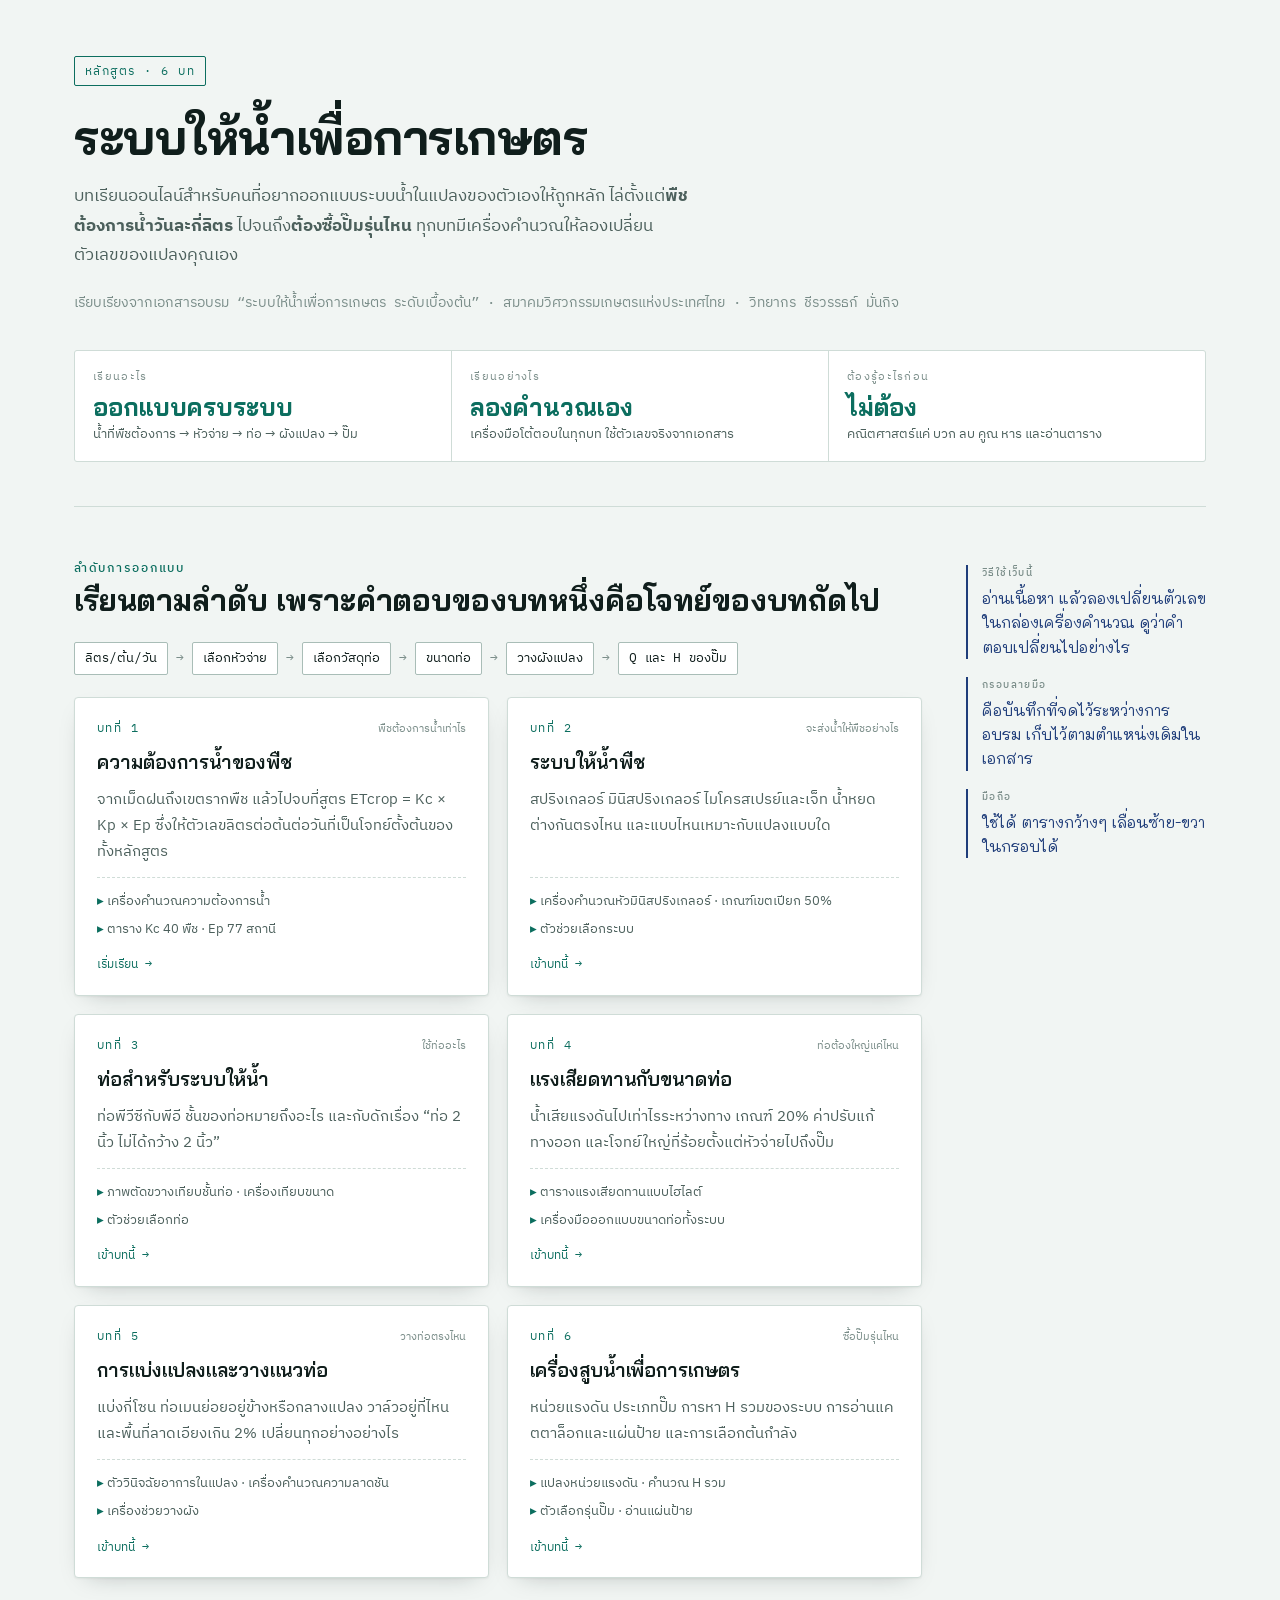
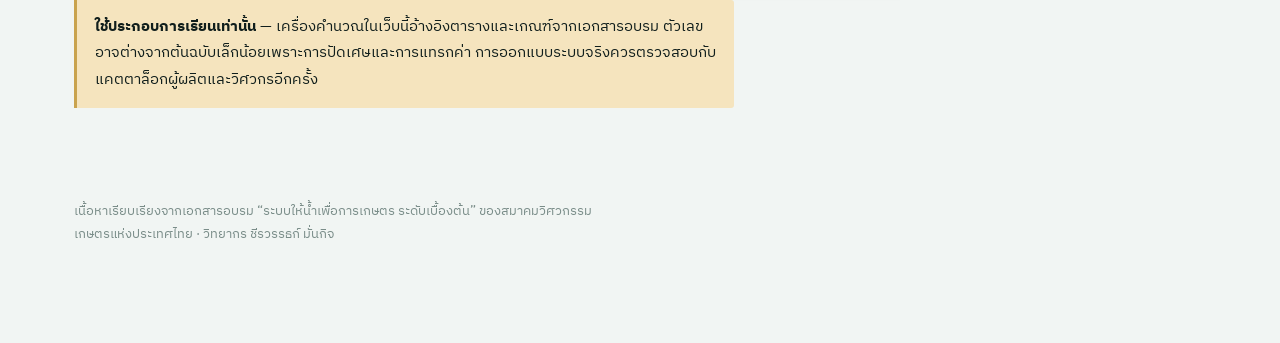
<file: index.html>
<!doctype html>
<html lang="th">
<head>
<meta charset="utf-8">
<meta name="viewport" content="width=device-width, initial-scale=1">
<title>ระบบให้น้ำเพื่อการเกษตร</title>
<meta name="description" content="บทเรียนออนไลน์แบบโต้ตอบ ออกแบบระบบให้น้ำแปลงเกษตรตั้งแต่ความต้องการน้ำของพืช ระบบหัวจ่าย ท่อ แรงเสียดทาน การวางผัง จนถึงการเลือกเครื่องสูบน้ำ">
<link rel="icon" href="assets/favicon.svg" type="image/svg+xml">
<link rel="preconnect" href="https://fonts.googleapis.com">
<link rel="preconnect" href="https://fonts.gstatic.com" crossorigin>
<link rel="stylesheet" href="https://fonts.googleapis.com/css2?family=Bai+Jamjuree:wght@600;700&family=IBM+Plex+Mono:wght@400;500&family=IBM+Plex+Sans+Thai:wght@400;500;600&family=Mali:wght@400;500&display=swap">
<link rel="stylesheet" href="assets/style.css">
<style>
/* ── home page ── */
.flow{
  list-style:none;margin:0;padding:0;
  display:grid;grid-template-columns:repeat(auto-fit,minmax(300px,1fr));gap:18px;
}
.card{
  display:flex;flex-direction:column;gap:12px;height:100%;
  padding:20px 22px;text-decoration:none;color:var(--ink);
  background:var(--surface);border:1px solid var(--rule);border-radius:4px;box-shadow:var(--shadow);
  transition:border-color .15s, transform .15s;
}
.card:hover{border-color:var(--accent);transform:translateY(-2px)}
.card .top{display:flex;align-items:baseline;justify-content:space-between;gap:12px}
.card .no{font-family:var(--f-mono);font-size:.74rem;letter-spacing:.12em;color:var(--accent)}
.card .ask{font-family:var(--f-mono);font-size:.7rem;color:var(--ink-3);text-align:end}
.card h3{font-size:1.2rem}
.card p{font-size:.93rem;color:var(--ink-2)}
.card ul{margin:auto 0 0;padding:12px 0 0;border-top:1px dashed var(--rule);list-style:none;
  display:flex;flex-direction:column;gap:4px;font-size:.84rem;color:var(--ink-2)}
.card ul li::before{content:"▸ ";color:var(--accent)}
.card .go{font-family:var(--f-mono);font-size:.76rem;color:var(--accent)}

.chain{display:flex;flex-wrap:wrap;align-items:center;gap:8px;font-family:var(--f-mono);font-size:.82rem}
.chain span{padding:4px 10px;border:1px solid var(--rule-strong);border-radius:2px;background:var(--surface)}
.chain i{font-style:normal;color:var(--ink-3)}
</style>
</head>
<body>

<div class="wrap">
<header class="mast">
  <div class="ch">หลักสูตร · 6 บท</div>
  <h1><span class="nb">ระบบให้น้ำ</span><span class="nb">เพื่อการเกษตร</span></h1>
  <p class="sub">บทเรียนออนไลน์สำหรับคนที่อยากออกแบบระบบน้ำในแปลงของตัวเองให้ถูกหลัก
     ไล่ตั้งแต่<strong>พืชต้องการน้ำวันละกี่ลิตร</strong> ไปจนถึง<strong>ต้องซื้อปั๊มรุ่นไหน</strong>
     ทุกบทมีเครื่องคำนวณให้ลองเปลี่ยนตัวเลขของแปลงคุณเอง</p>
  <p class="by">เรียบเรียงจากเอกสารอบรม “ระบบให้น้ำเพื่อการเกษตร ระดับเบื้องต้น” · สมาคมวิศวกรรมเกษตรแห่งประเทศไทย · วิทยากร ชีรวรรธก์ มั่นกิจ</p>

  <dl class="rules">
    <div><dt>เรียนอะไร</dt><dd>ออกแบบครบระบบ<small>น้ำที่พืชต้องการ → หัวจ่าย → ท่อ → ผังแปลง → ปั๊ม</small></dd></div>
    <div><dt>เรียนอย่างไร</dt><dd>ลองคำนวณเอง<small>เครื่องมือโต้ตอบในทุกบท ใช้ตัวเลขจริงจากเอกสาร</small></dd></div>
    <div><dt>ต้องรู้อะไรก่อน</dt><dd>ไม่ต้อง<small>คณิตศาสตร์แค่ บวก ลบ คูณ หาร และอ่านตาราง</small></dd></div>
  </dl>
</header>

<section class="sec" style="border-bottom:0">
  <div class="col">
    <h2><span class="n">ลำดับการออกแบบ</span>เรียนตามลำดับ เพราะคำตอบของบทหนึ่งคือโจทย์ของบทถัดไป</h2>
    <div class="chain" aria-label="ลำดับการออกแบบ">
      <span>ลิตร/ต้น/วัน</span><i>→</i><span>เลือกหัวจ่าย</span><i>→</i><span>เลือกวัสดุท่อ</span><i>→</i>
      <span>ขนาดท่อ</span><i>→</i><span>วางผังแปลง</span><i>→</i><span>Q และ H ของปั๊ม</span>
    </div>

    <ol class="flow">
      <li><a class="card" href="ch1-water-need.html">
        <div class="top"><span class="no">บทที่ 1</span><span class="ask">พืชต้องการน้ำเท่าไร</span></div>
        <h3>ความต้องการน้ำของพืช</h3>
        <p>จากเม็ดฝนถึงเขตรากพืช แล้วไปจบที่สูตร ETcrop = Kc × Kp × Ep
           ซึ่งให้ตัวเลขลิตรต่อต้นต่อวันที่เป็นโจทย์ตั้งต้นของทั้งหลักสูตร</p>
        <ul>
          <li>เครื่องคำนวณความต้องการน้ำ</li>
          <li>ตาราง Kc 40 พืช · Ep 77 สถานี</li>
        </ul>
        <span class="go">เริ่มเรียน →</span>
      </a></li>

      <li><a class="card" href="ch2-systems.html">
        <div class="top"><span class="no">บทที่ 2</span><span class="ask">จะส่งน้ำให้พืชอย่างไร</span></div>
        <h3>ระบบให้น้ำพืช</h3>
        <p>สปริงเกลอร์ มินิสปริงเกลอร์ ไมโครสเปรย์และเจ็ท น้ำหยด
           ต่างกันตรงไหน และแบบไหนเหมาะกับแปลงแบบใด</p>
        <ul>
          <li>เครื่องคำนวณหัวมินิสปริงเกลอร์ · เกณฑ์เขตเปียก 50%</li>
          <li>ตัวช่วยเลือกระบบ</li>
        </ul>
        <span class="go">เข้าบทนี้ →</span>
      </a></li>

      <li><a class="card" href="ch3-pipes.html">
        <div class="top"><span class="no">บทที่ 3</span><span class="ask">ใช้ท่ออะไร</span></div>
        <h3>ท่อสำหรับระบบให้น้ำ</h3>
        <p>ท่อพีวีซีกับพีอี ชั้นของท่อหมายถึงอะไร
           และกับดักเรื่อง “ท่อ 2 นิ้ว ไม่ได้กว้าง 2 นิ้ว”</p>
        <ul>
          <li>ภาพตัดขวางเทียบชั้นท่อ · เครื่องเทียบขนาด</li>
          <li>ตัวช่วยเลือกท่อ</li>
        </ul>
        <span class="go">เข้าบทนี้ →</span>
      </a></li>

      <li><a class="card" href="ch4-friction.html">
        <div class="top"><span class="no">บทที่ 4</span><span class="ask">ท่อต้องใหญ่แค่ไหน</span></div>
        <h3>แรงเสียดทานกับขนาดท่อ</h3>
        <p>น้ำเสียแรงดันไปเท่าไรระหว่างทาง เกณฑ์ 20% ค่าปรับแก้ทางออก
           และโจทย์ใหญ่ที่ร้อยตั้งแต่หัวจ่ายไปถึงปั๊ม</p>
        <ul>
          <li>ตารางแรงเสียดทานแบบไฮไลต์</li>
          <li>เครื่องมือออกแบบขนาดท่อทั้งระบบ</li>
        </ul>
        <span class="go">เข้าบทนี้ →</span>
      </a></li>

      <li><a class="card" href="ch5-layout.html">
        <div class="top"><span class="no">บทที่ 5</span><span class="ask">วางท่อตรงไหน</span></div>
        <h3>การแบ่งแปลงและวางแนวท่อ</h3>
        <p>แบ่งกี่โซน ท่อเมนย่อยอยู่ข้างหรือกลางแปลง วาล์วอยู่ที่ไหน
           และพื้นที่ลาดเอียงเกิน 2% เปลี่ยนทุกอย่างอย่างไร</p>
        <ul>
          <li>ตัววินิจฉัยอาการในแปลง · เครื่องคำนวณความลาดชัน</li>
          <li>เครื่องช่วยวางผัง</li>
        </ul>
        <span class="go">เข้าบทนี้ →</span>
      </a></li>

      <li><a class="card" href="ch6-pumps.html">
        <div class="top"><span class="no">บทที่ 6</span><span class="ask">ซื้อปั๊มรุ่นไหน</span></div>
        <h3>เครื่องสูบน้ำเพื่อการเกษตร</h3>
        <p>หน่วยแรงดัน ประเภทปั๊ม การหา H รวมของระบบ
           การอ่านแคตตาล็อกและแผ่นป้าย และการเลือกต้นกำลัง</p>
        <ul>
          <li>แปลงหน่วยแรงดัน · คำนวณ H รวม</li>
          <li>ตัวเลือกรุ่นปั๊ม · อ่านแผ่นป้าย</li>
        </ul>
        <span class="go">เข้าบทนี้ →</span>
      </a></li>
    </ol>

    <div class="callout warn">
      <p><strong>ใช้ประกอบการเรียนเท่านั้น</strong> — เครื่องคำนวณในเว็บนี้อ้างอิงตารางและเกณฑ์จากเอกสารอบรม
        ตัวเลขอาจต่างจากต้นฉบับเล็กน้อยเพราะการปัดเศษและการแทรกค่า
        การออกแบบระบบจริงควรตรวจสอบกับแคตตาล็อกผู้ผลิตและวิศวกรอีกครั้ง</p>
    </div>
  </div>
  <aside class="rail">
    <p class="note"><b>วิธีใช้เว็บนี้</b>อ่านเนื้อหา แล้วลองเปลี่ยนตัวเลขในกล่องเครื่องคำนวณ ดูว่าคำตอบเปลี่ยนไปอย่างไร</p>
    <p class="note"><b>กรอบลายมือ</b>คือบันทึกที่จดไว้ระหว่างการอบรม เก็บไว้ตามตำแหน่งเดิมในเอกสาร</p>
    <p class="note"><b>มือถือ</b>ใช้ได้ ตารางกว้างๆ เลื่อนซ้าย-ขวาในกรอบได้</p>
  </aside>
</section>

<footer class="end">
  <p>เนื้อหาเรียบเรียงจากเอกสารอบรม “ระบบให้น้ำเพื่อการเกษตร ระดับเบื้องต้น”
     ของสมาคมวิศวกรรมเกษตรแห่งประเทศไทย · วิทยากร ชีรวรรธก์ มั่นกิจ</p>
</footer>
</div>

</body>
</html>
</file>
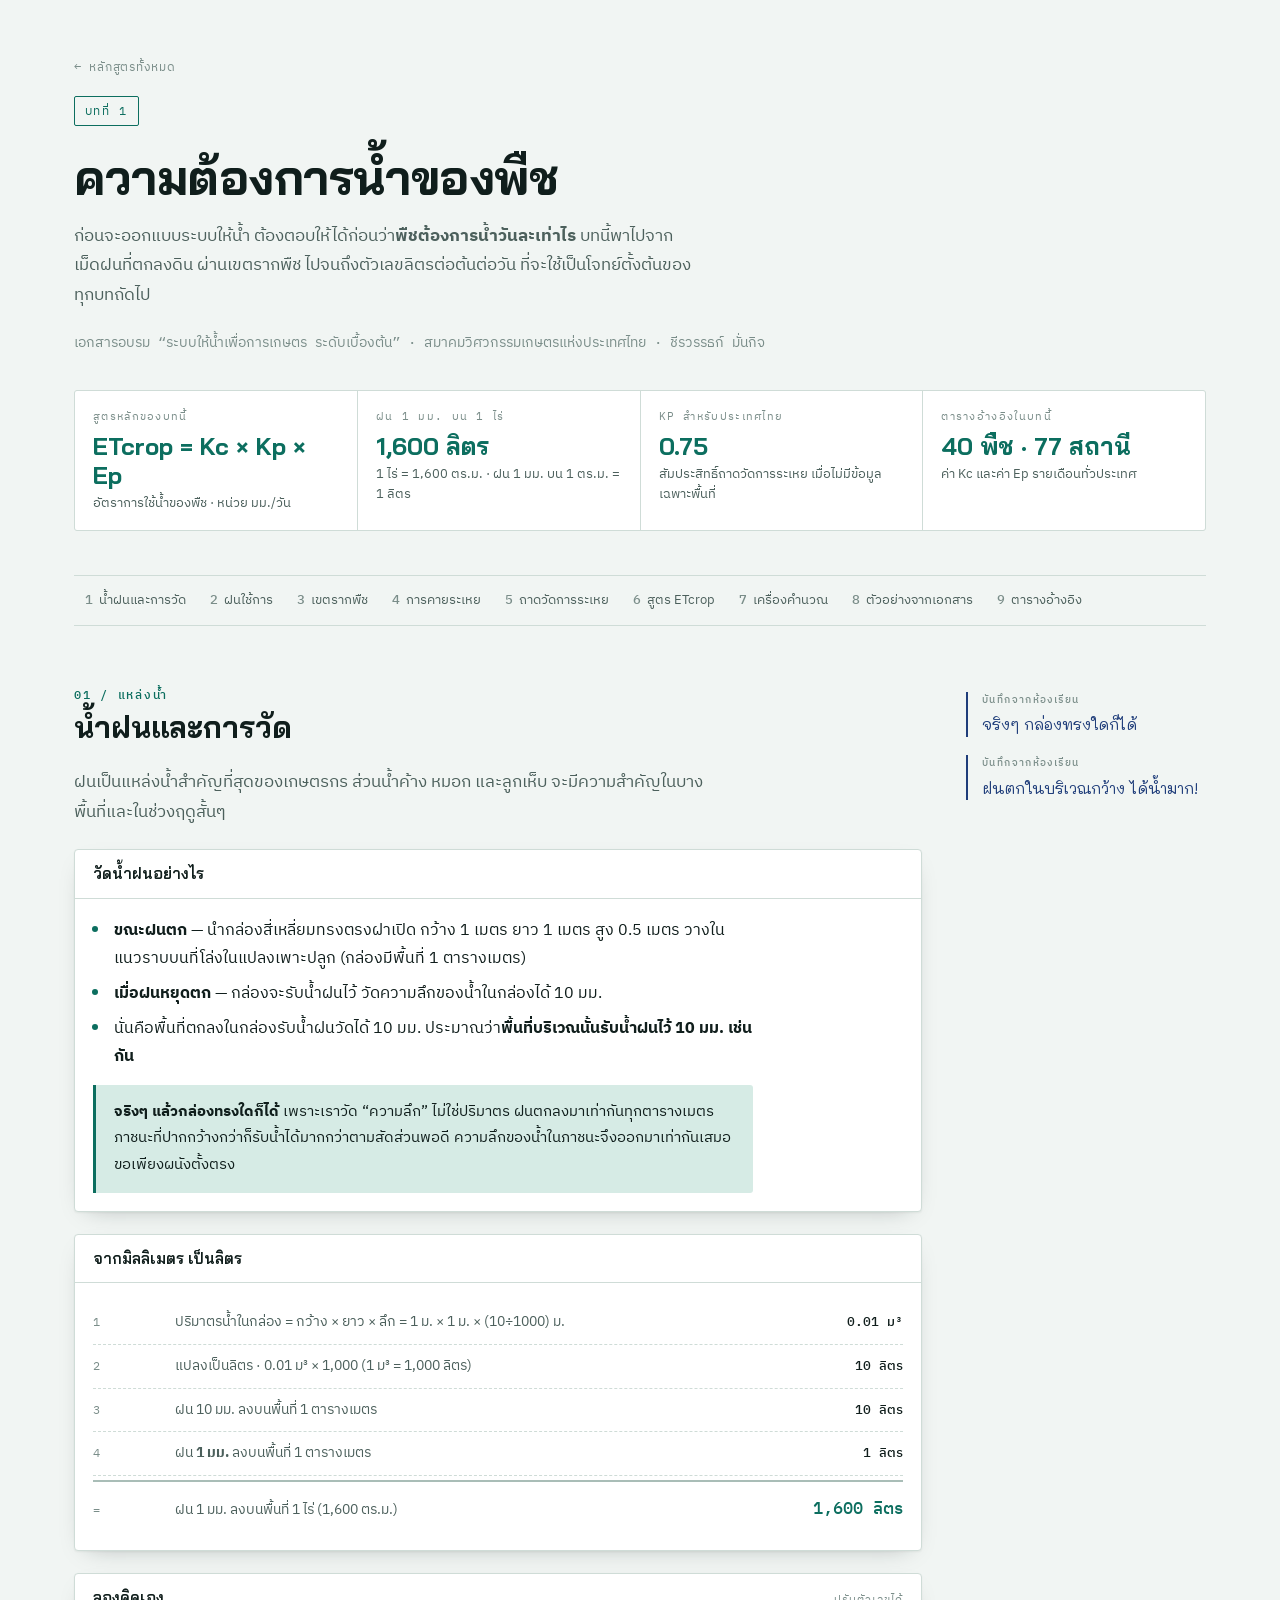
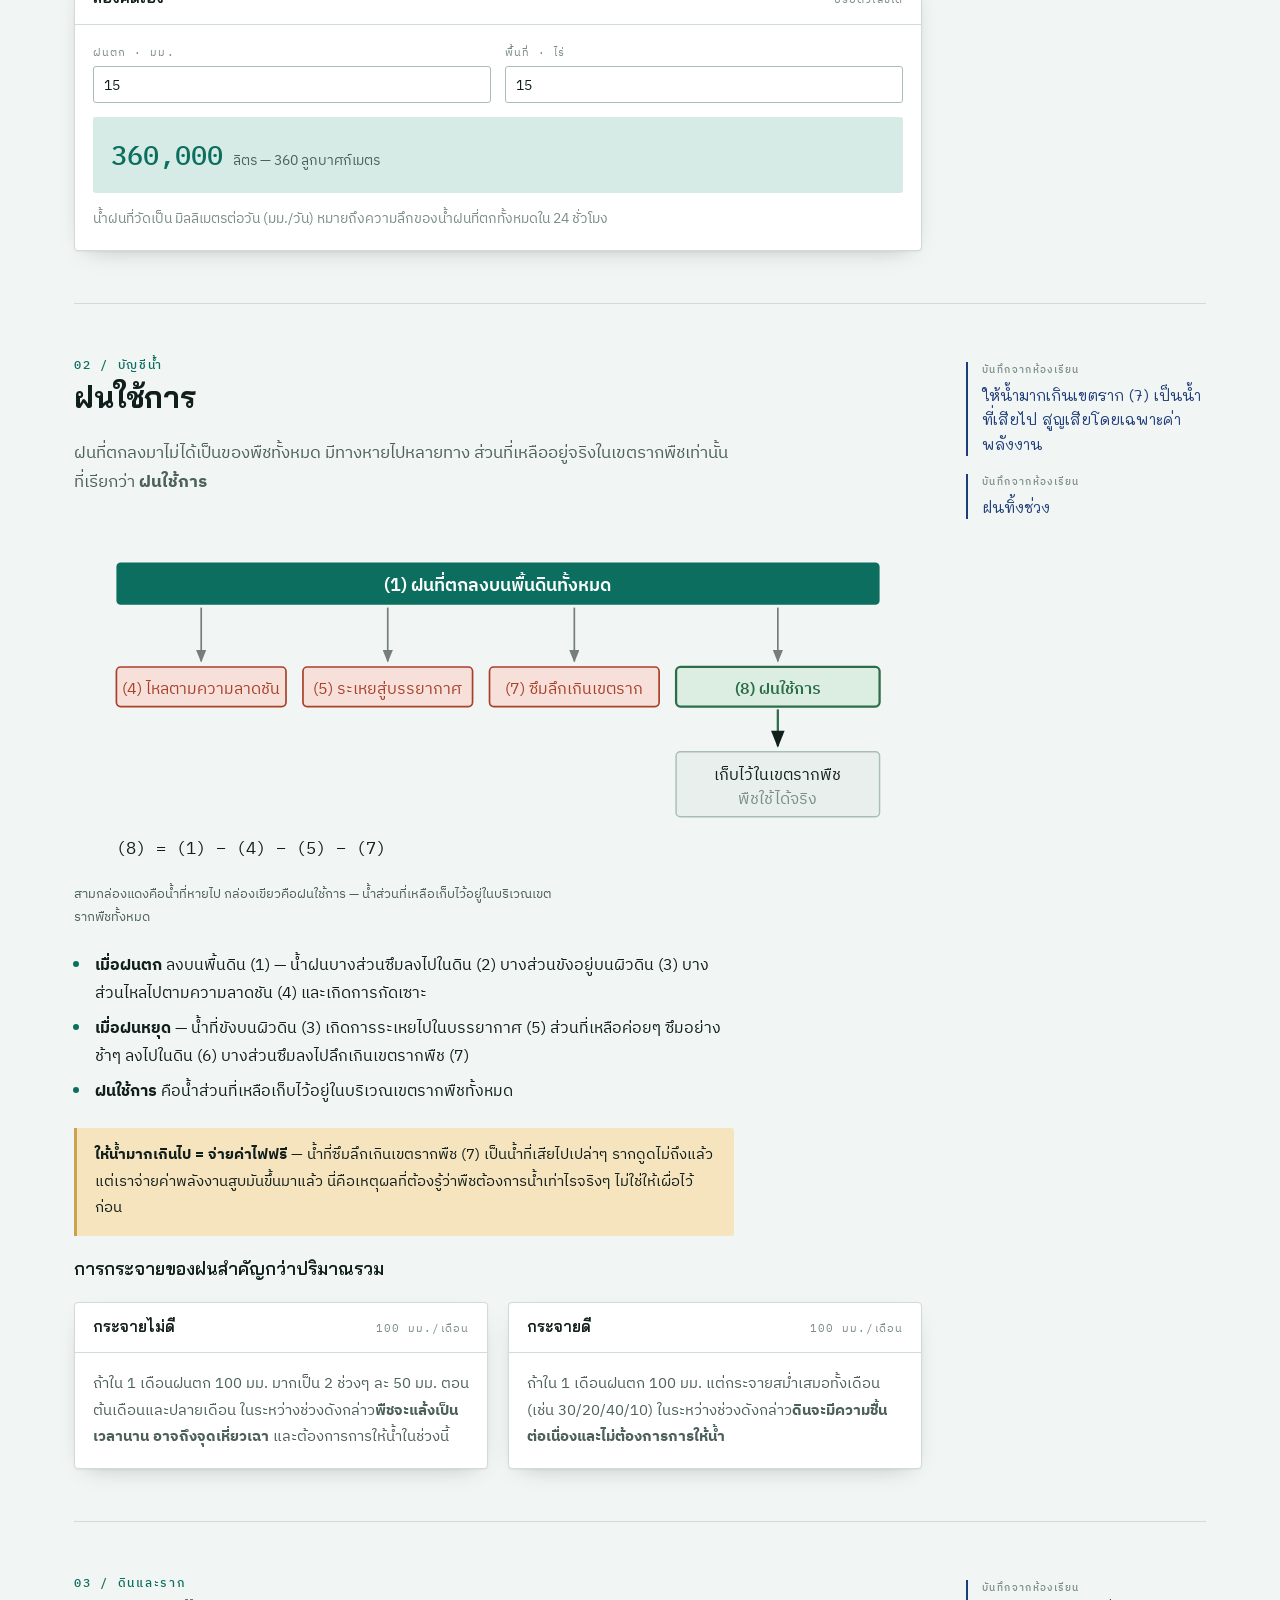
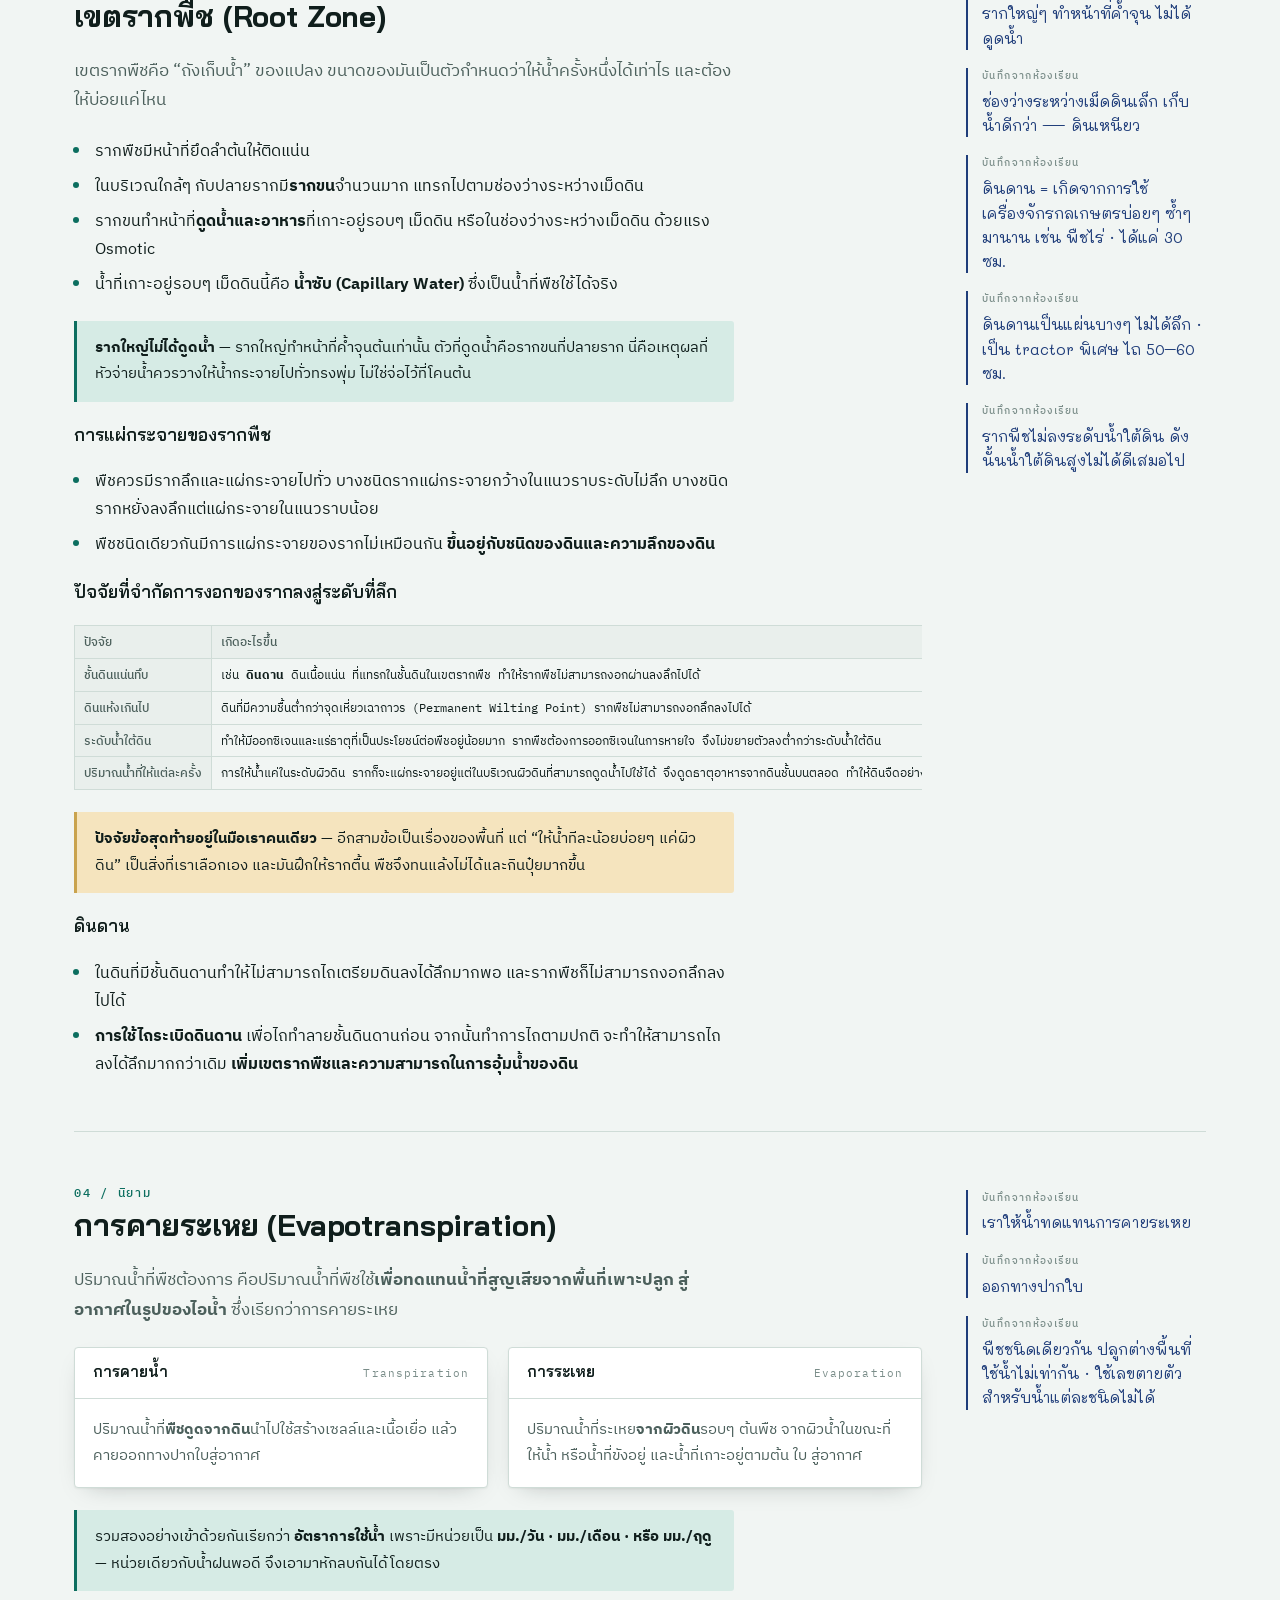
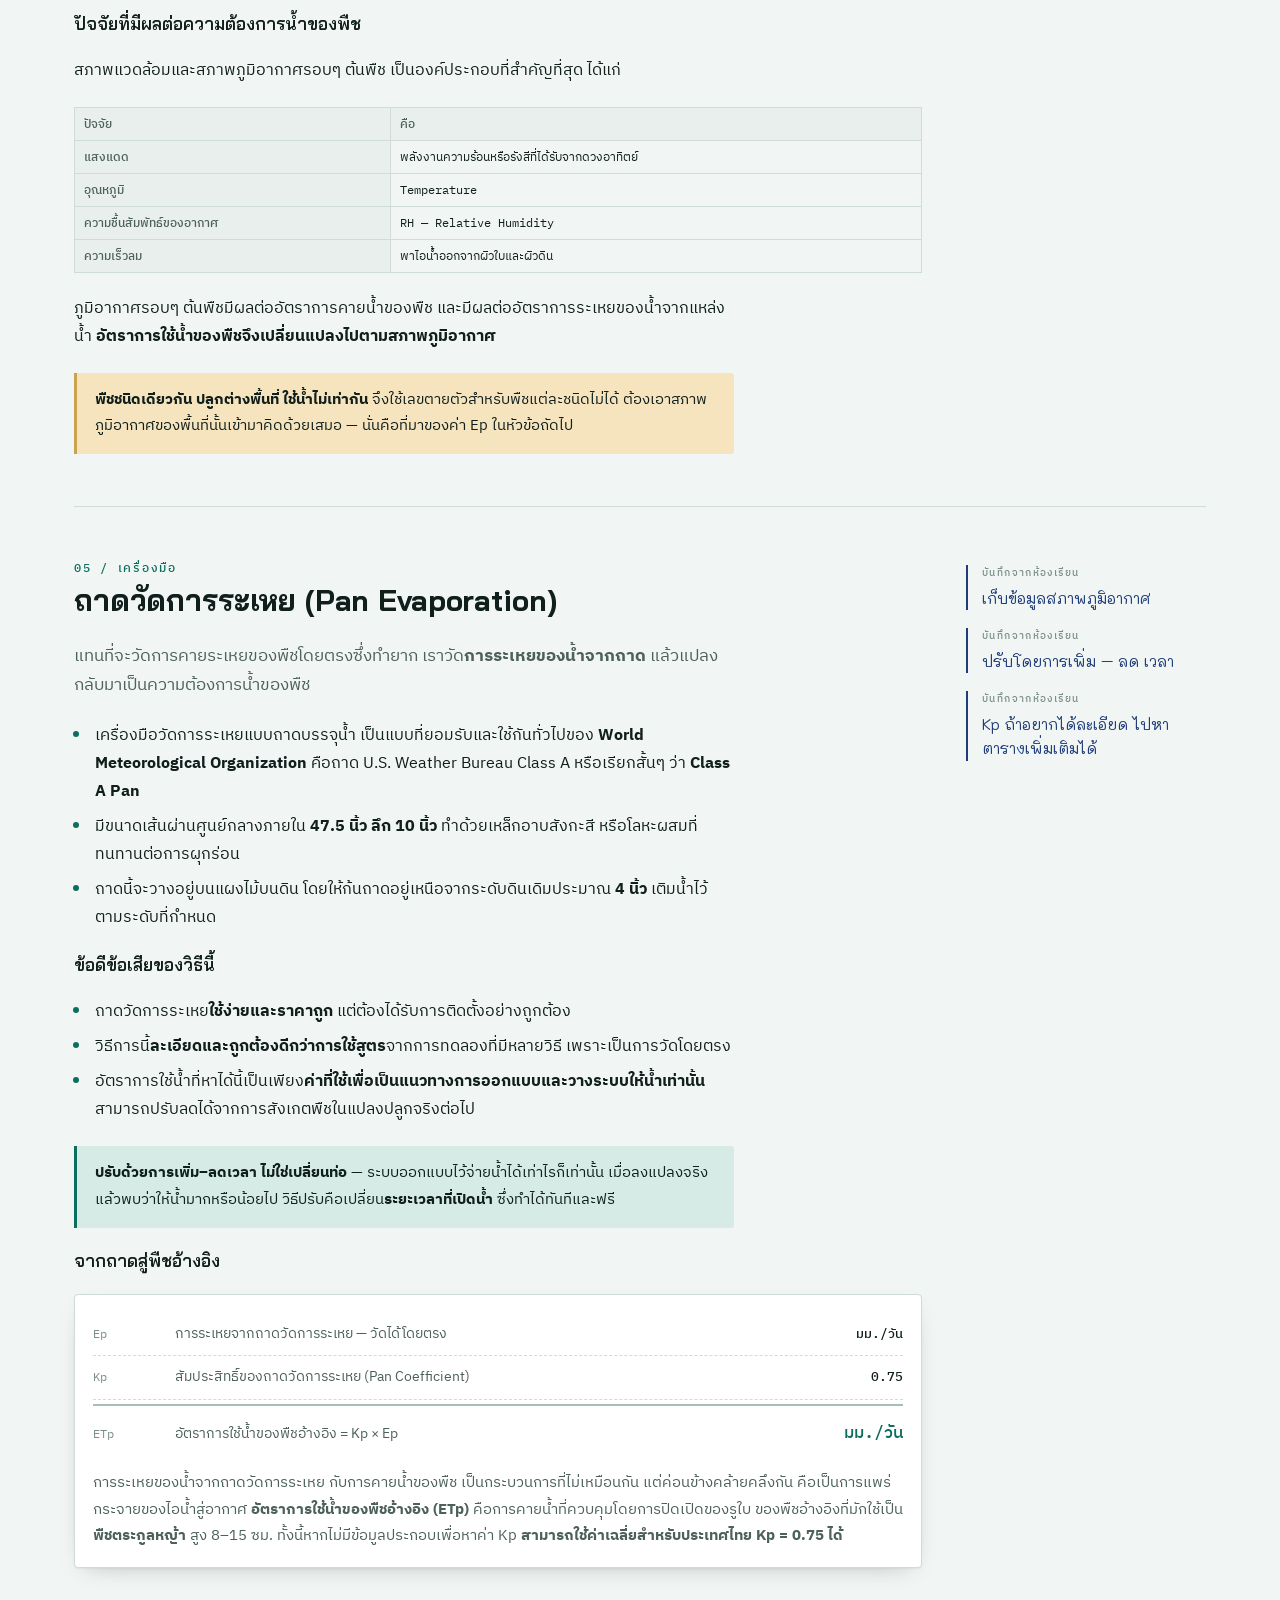
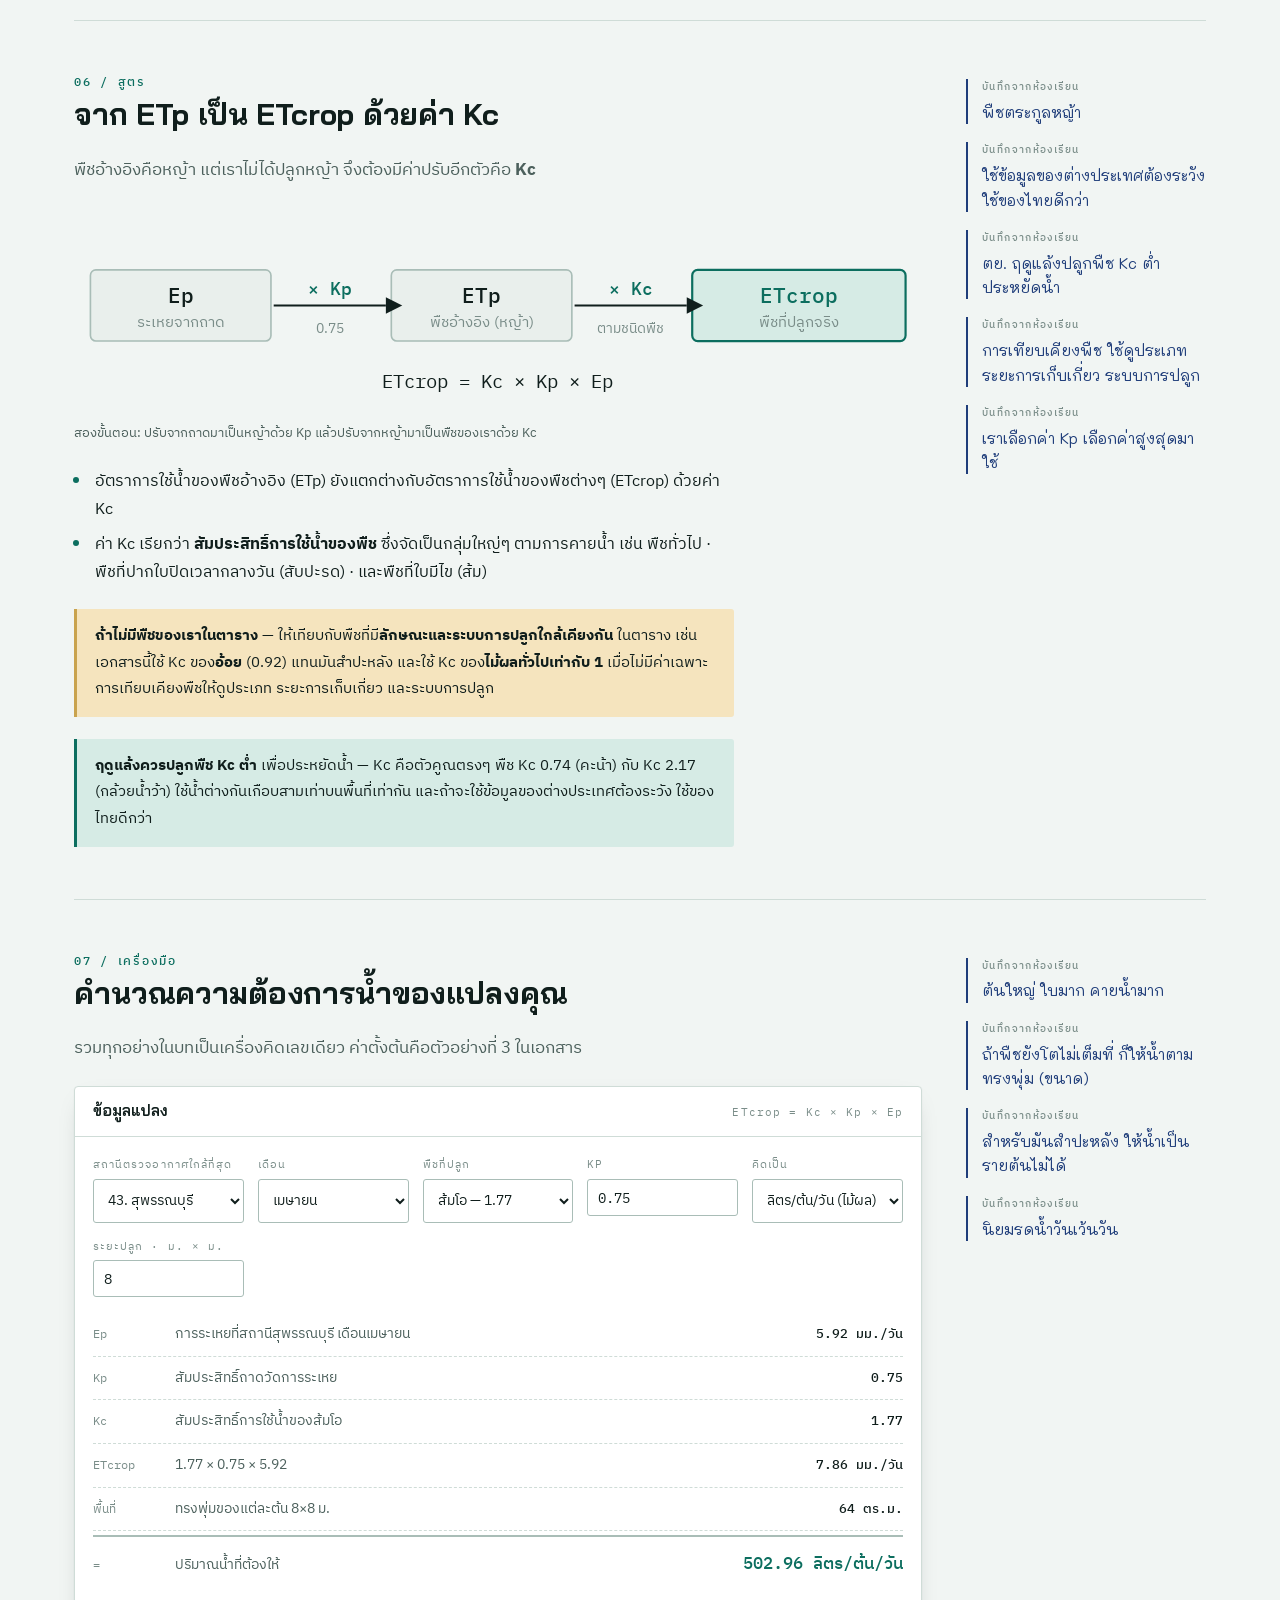
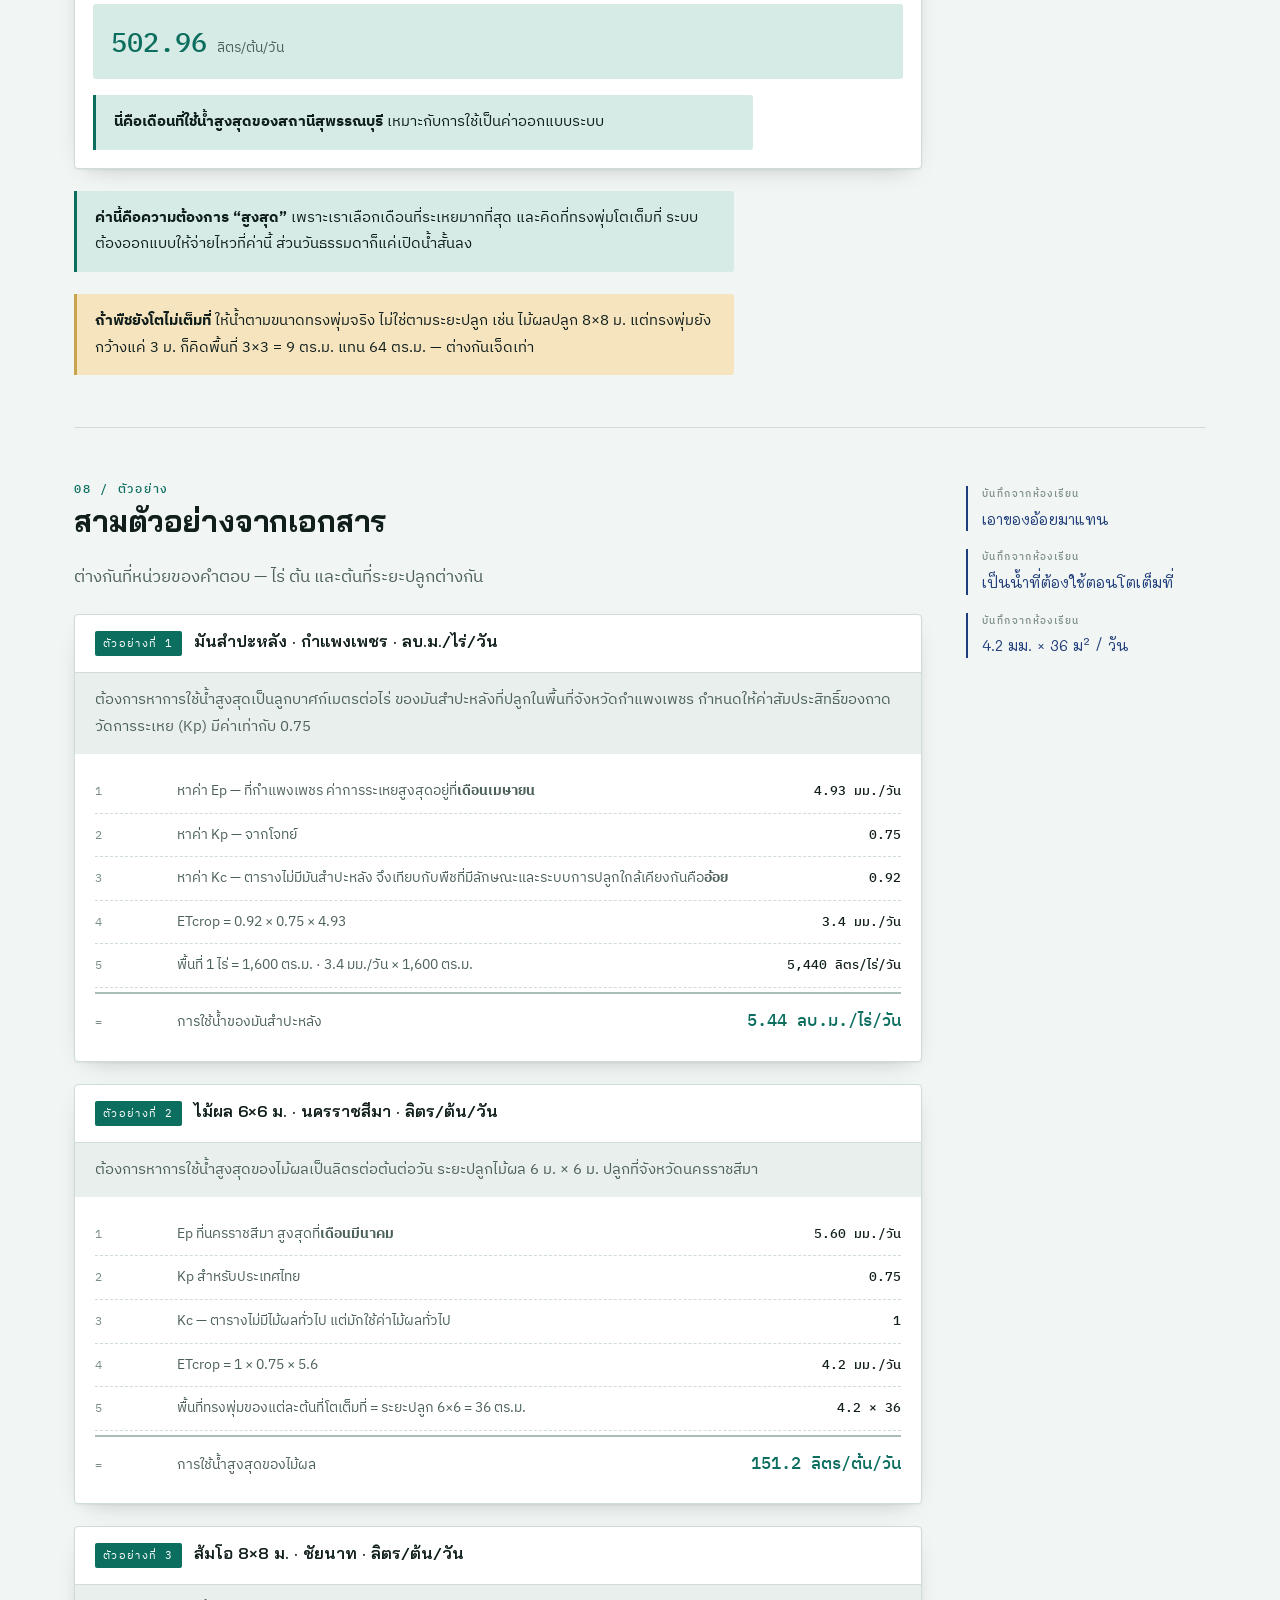
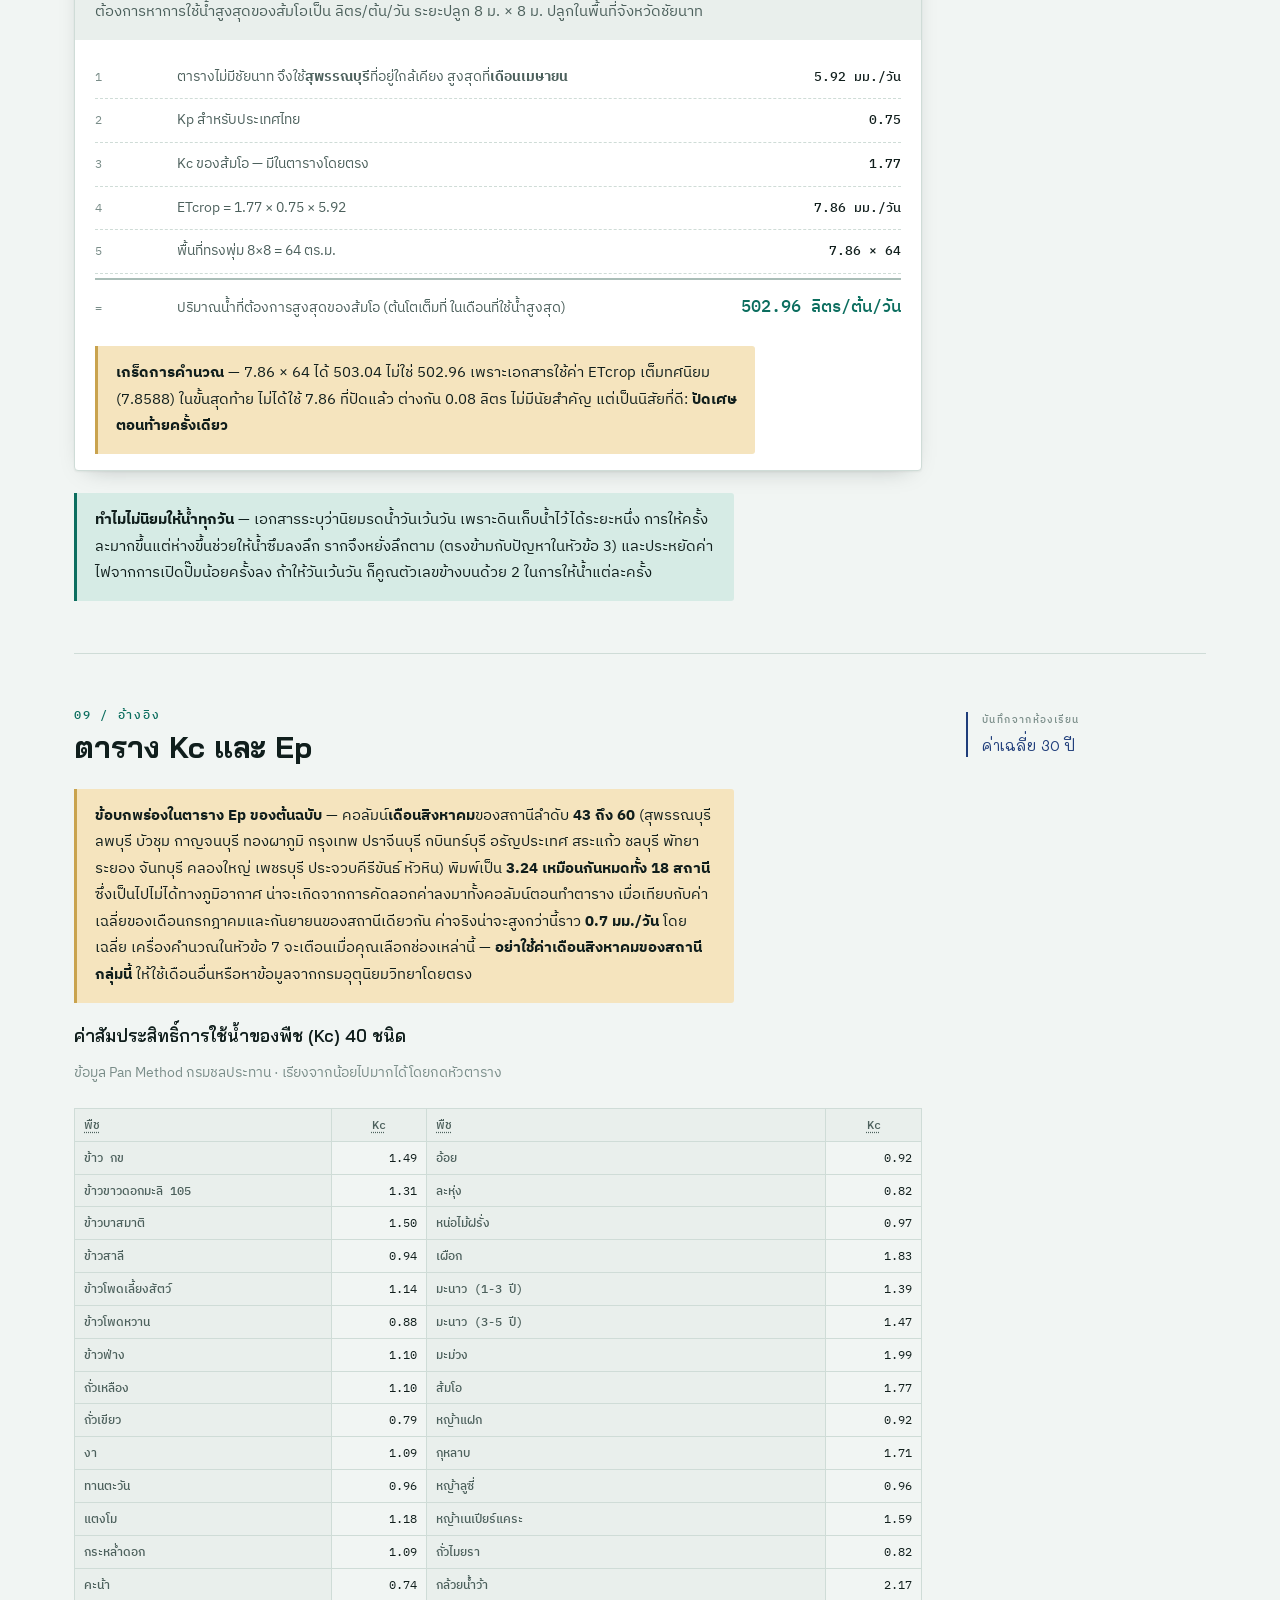
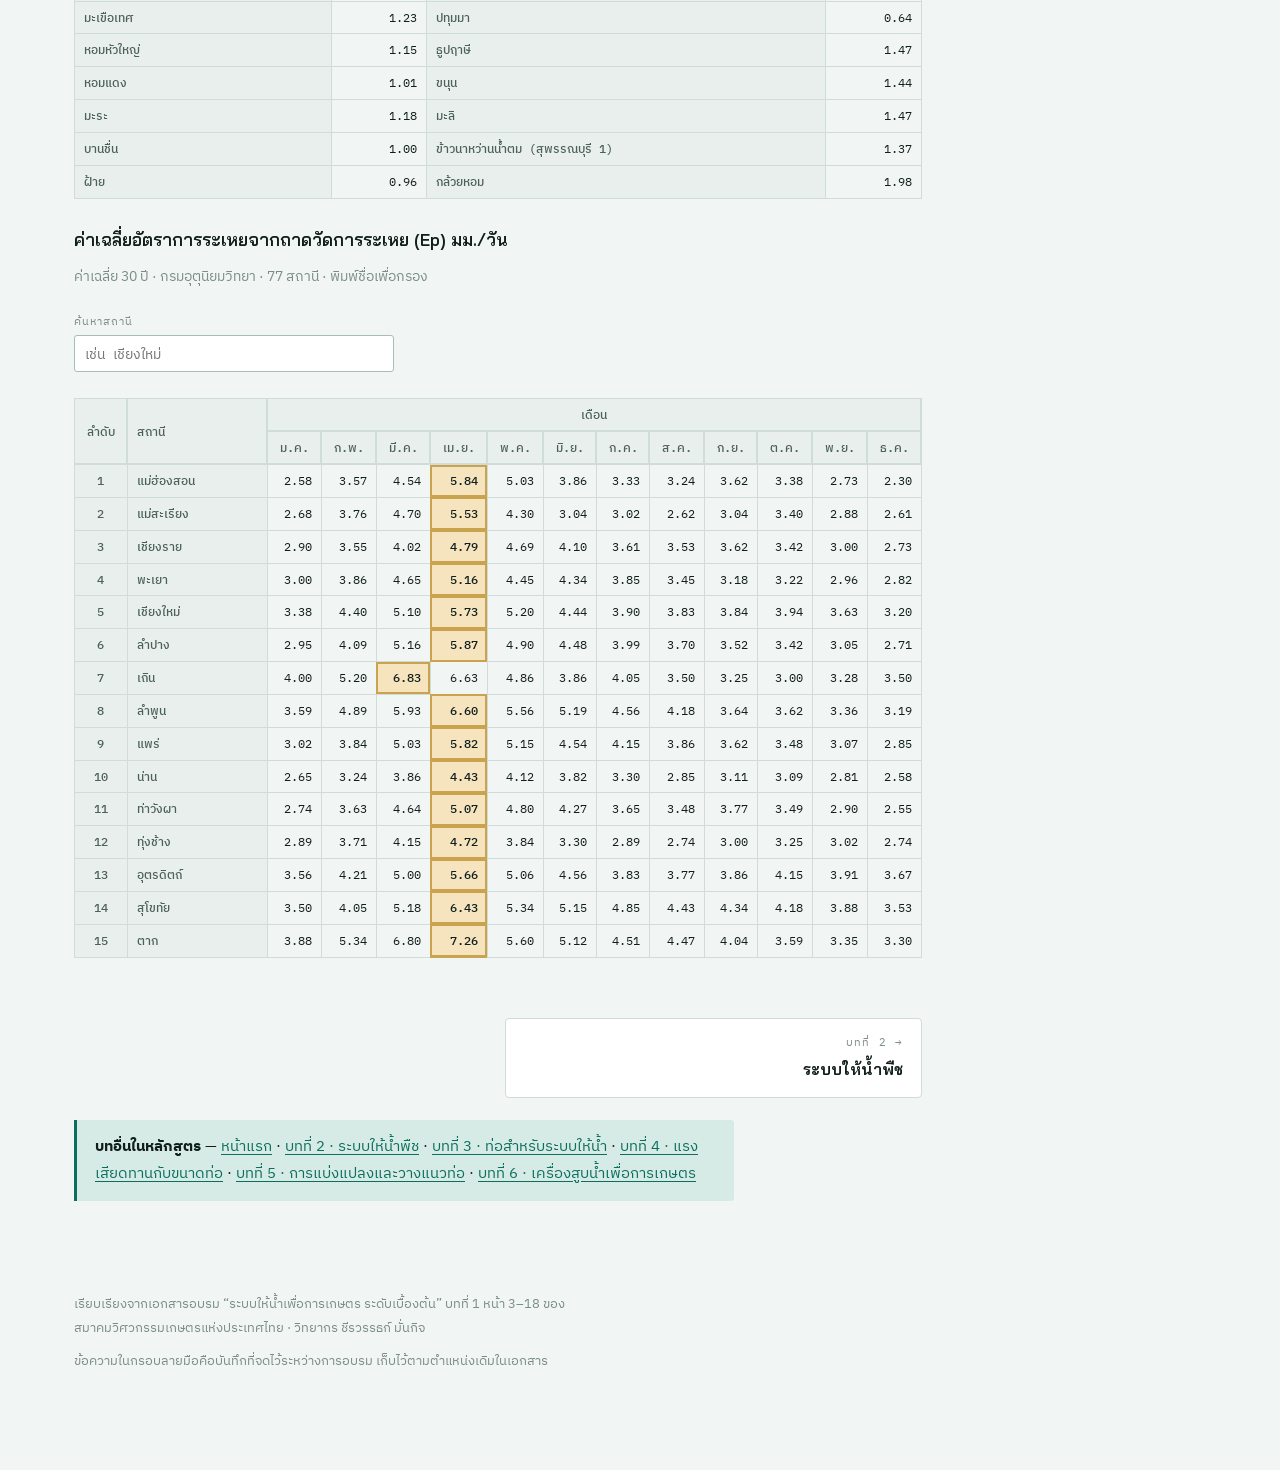
<file: ch1-water-need.html>
<!doctype html>
<html lang="th">
<head>
<meta charset="utf-8">
<meta name="viewport" content="width=device-width, initial-scale=1">
<title>ความต้องการน้ำของพืช · บทที่ 1</title>
<meta name="description" content="บทที่ 1 ระบบให้น้ำเพื่อการเกษตร — จากน้ำฝนถึงสูตร ETcrop = Kc × Kp × Ep พร้อมเครื่องคำนวณและตาราง Kc 40 พืช Ep 77 สถานี">
<link rel="icon" href="assets/favicon.svg" type="image/svg+xml">
<link rel="preconnect" href="https://fonts.googleapis.com">
<link rel="preconnect" href="https://fonts.gstatic.com" crossorigin>
<link rel="stylesheet" href="https://fonts.googleapis.com/css2?family=Bai+Jamjuree:wght@600;700&family=IBM+Plex+Mono:wght@400;500&family=IBM+Plex+Sans+Thai:wght@400;500;600&family=Mali:wght@400;500&display=swap">
<link rel="stylesheet" href="assets/style.css">
<style>
/* ── chapter-specific ── */
/* suspect cells in the Ep table — flagged as unreliable source data */
table.data td.bad{
  background:var(--fail-soft);color:var(--fail);
  text-decoration:line-through;text-decoration-thickness:1px;
}
/* sortable header buttons */
button.sortbtn{
  font:inherit;color:inherit;background:none;border:0;padding:0;cursor:pointer;
  text-decoration:underline dotted;text-underline-offset:3px;
}
button.sortbtn:hover{color:var(--accent)}

/* this chapter uses word keys (Ep, Kp, Kc, ETcrop) rather than step numbers,
   so the key column needs more room than the shared default */
.steps .st{grid-template-columns:4.4rem 1fr auto}
@media (max-width:560px){ .steps .st{grid-template-columns:3.6rem 1fr auto} }
</style>
</head>
<body>

<div class="wrap">
<header class="mast">
  <a class="home" href="./">← หลักสูตรทั้งหมด</a>
  <div class="ch">บทที่ 1</div>
  <h1><span class="nb">ความต้องการน้ำของพืช</span></h1>
  <p class="sub">ก่อนจะออกแบบระบบให้น้ำ ต้องตอบให้ได้ก่อนว่า<strong>พืชต้องการน้ำวันละเท่าไร</strong>
     บทนี้พาไปจากเม็ดฝนที่ตกลงดิน ผ่านเขตรากพืช ไปจนถึงตัวเลขลิตรต่อต้นต่อวัน
     ที่จะใช้เป็นโจทย์ตั้งต้นของทุกบทถัดไป</p>
  <p class="by">เอกสารอบรม “ระบบให้น้ำเพื่อการเกษตร ระดับเบื้องต้น” · สมาคมวิศวกรรมเกษตรแห่งประเทศไทย · ชีรวรรธก์ มั่นกิจ</p>

  <dl class="rules">
    <div><dt>สูตรหลักของบทนี้</dt><dd>ETcrop = Kc × Kp × Ep<small>อัตราการใช้น้ำของพืช · หน่วย มม./วัน</small></dd></div>
    <div><dt>ฝน 1 มม. บน 1 ไร่</dt><dd>1,600 ลิตร<small>1 ไร่ = 1,600 ตร.ม. · ฝน 1 มม. บน 1 ตร.ม. = 1 ลิตร</small></dd></div>
    <div><dt>Kp สำหรับประเทศไทย</dt><dd>0.75<small>สัมประสิทธิ์ถาดวัดการระเหย เมื่อไม่มีข้อมูลเฉพาะพื้นที่</small></dd></div>
    <div><dt>ตารางอ้างอิงในบทนี้</dt><dd>40 พืช · 77 สถานี<small>ค่า Kc และค่า Ep รายเดือนทั่วประเทศ</small></dd></div>
  </dl>
</header>

<nav class="toc" aria-label="สารบัญ">
  <ol>
    <li><a href="#s1"><b>1</b>น้ำฝนและการวัด</a></li>
    <li><a href="#s2"><b>2</b>ฝนใช้การ</a></li>
    <li><a href="#s3"><b>3</b>เขตรากพืช</a></li>
    <li><a href="#s4"><b>4</b>การคายระเหย</a></li>
    <li><a href="#s5"><b>5</b>ถาดวัดการระเหย</a></li>
    <li><a href="#s6"><b>6</b>สูตร ETcrop</a></li>
    <li><a href="#s7"><b>7</b>เครื่องคำนวณ</a></li>
    <li><a href="#s8"><b>8</b>ตัวอย่างจากเอกสาร</a></li>
    <li><a href="#s9"><b>9</b>ตารางอ้างอิง</a></li>
  </ol>
</nav>

<!-- ══ 1 ══ -->
<section class="sec" id="s1">
  <div class="col">
    <h2><span class="n">01 / แหล่งน้ำ</span>น้ำฝนและการวัด</h2>
    <p class="lead">ฝนเป็นแหล่งน้ำสำคัญที่สุดของเกษตรกร ส่วนน้ำค้าง หมอก และลูกเห็บ
      จะมีความสำคัญในบางพื้นที่และในช่วงฤดูสั้นๆ</p>

    <div class="panel">
      <div class="panel-h"><h3>วัดน้ำฝนอย่างไร</h3></div>
      <div class="panel-b" style="display:flex;flex-direction:column;gap:14px">
        <ul class="plain">
          <li><strong>ขณะฝนตก</strong> — นำกล่องสี่เหลี่ยมทรงตรงฝาเปิด กว้าง 1 เมตร ยาว 1 เมตร สูง 0.5 เมตร
            วางในแนวราบบนที่โล่งในแปลงเพาะปลูก (กล่องมีพื้นที่ 1 ตารางเมตร)</li>
          <li><strong>เมื่อฝนหยุดตก</strong> — กล่องจะรับน้ำฝนไว้ วัดความลึกของน้ำในกล่องได้ 10 มม.</li>
          <li>นั่นคือพื้นที่ตกลงในกล่องรับน้ำฝนวัดได้ 10 มม. ประมาณว่า<strong>พื้นที่บริเวณนั้นรับน้ำฝนไว้ 10 มม. เช่นกัน</strong></li>
        </ul>
        <div class="callout">
          <p><strong>จริงๆ แล้วกล่องทรงใดก็ได้</strong> เพราะเราวัด “ความลึก” ไม่ใช่ปริมาตร
            ฝนตกลงมาเท่ากันทุกตารางเมตร ภาชนะที่ปากกว้างกว่าก็รับน้ำได้มากกว่าตามสัดส่วนพอดี
            ความลึกของน้ำในภาชนะจึงออกมาเท่ากันเสมอ ขอเพียงผนังตั้งตรง</p>
        </div>
      </div>
    </div>

    <div class="panel">
      <div class="panel-h"><h3>จากมิลลิเมตร เป็นลิตร</h3></div>
      <div class="panel-b">
        <div class="steps">
          <div class="st"><span class="k">1</span><span class="d">ปริมาตรน้ำในกล่อง = กว้าง × ยาว × ลึก = 1 ม. × 1 ม. × (10÷1000) ม.</span><span class="v">0.01 ม³</span></div>
          <div class="st"><span class="k">2</span><span class="d">แปลงเป็นลิตร · 0.01 ม³ × 1,000 (1 ม³ = 1,000 ลิตร)</span><span class="v">10 ลิตร</span></div>
          <div class="st"><span class="k">3</span><span class="d">ฝน 10 มม. ลงบนพื้นที่ 1 ตารางเมตร</span><span class="v">10 ลิตร</span></div>
          <div class="st"><span class="k">4</span><span class="d">ฝน <strong>1 มม.</strong> ลงบนพื้นที่ 1 ตารางเมตร</span><span class="v">1 ลิตร</span></div>
          <div class="st tot"><span class="k">=</span><span class="d">ฝน 1 มม. ลงบนพื้นที่ 1 ไร่ (1,600 ตร.ม.)</span><span class="v">1,600 ลิตร</span></div>
        </div>
      </div>
    </div>

    <div class="panel">
      <div class="panel-h"><h3>ลองคิดเอง</h3><span>ปรับตัวเลขได้</span></div>
      <div class="panel-b" style="display:flex;flex-direction:column;gap:14px">
        <div class="ctrls">
          <div class="fld"><label for="rnMm">ฝนตก · มม.</label><input id="rnMm" type="number" value="15" min="0" step="1"></div>
          <div class="fld"><label for="rnRai">พื้นที่ · ไร่</label><input id="rnRai" type="number" value="15" min="0" step="1"></div>
        </div>
        <div class="res"><span class="num" id="rnOut">360,000</span><span class="lbl">ลิตร &mdash; <span id="rnCu">360</span> ลูกบาศก์เมตร</span></div>
        <p style="margin:0;font-size:.9rem;color:var(--ink-3)">
          น้ำฝนที่วัดเป็น มิลลิเมตรต่อวัน (มม./วัน) หมายถึงความลึกของน้ำฝนที่ตกทั้งหมดใน 24 ชั่วโมง</p>
      </div>
    </div>
  </div>
  <aside class="rail">
    <p class="note"><b>บันทึกจากห้องเรียน</b>จริงๆ กล่องทรงใดก็ได้</p>
    <p class="note"><b>บันทึกจากห้องเรียน</b>ฝนตกในบริเวณกว้าง ได้น้ำมาก!</p>
  </aside>
</section>

<!-- ══ 2 ══ -->
<section class="sec" id="s2">
  <div class="col">
    <h2><span class="n">02 / บัญชีน้ำ</span>ฝนใช้การ</h2>
    <p class="lead">ฝนที่ตกลงมาไม่ได้เป็นของพืชทั้งหมด มีทางหายไปหลายทาง
      ส่วนที่เหลืออยู่จริงในเขตรากพืชเท่านั้นที่เรียกว่า <strong>ฝนใช้การ</strong></p>

    <figure>
      <svg viewBox="0 0 600 250" role="img" aria-label="แผนภาพบัญชีน้ำฝน จากฝนที่ตกลงมาทั้งหมด หักน้ำไหลตามความลาดชัน น้ำระเหย และน้ำที่ซึมลึกเกินเขตรากพืช เหลือเป็นฝนใช้การ">
        <defs>
          <marker id="c1a" viewBox="0 0 10 8" refX="9" refY="4" markerWidth="8" markerHeight="6" orient="auto">
            <polygon points="0,0 10,4 0,8" fill="currentColor"/>
          </marker>
        </defs>
        <!-- total bar -->
        <rect x="30" y="30" width="540" height="30" rx="3" fill="var(--accent)"/>
        <text x="300" y="50" text-anchor="middle" font-family="IBM Plex Sans Thai, sans-serif" font-size="13" font-weight="600" fill="var(--surface)">(1) ฝนที่ตกลงบนพื้นดินทั้งหมด</text>
        <!-- losses -->
        <g>
          <rect x="30"  y="104" width="120" height="28" rx="3" fill="var(--fail-soft)" stroke="var(--fail)" stroke-width="1.2"/>
          <rect x="162" y="104" width="120" height="28" rx="3" fill="var(--fail-soft)" stroke="var(--fail)" stroke-width="1.2"/>
          <rect x="294" y="104" width="120" height="28" rx="3" fill="var(--fail-soft)" stroke="var(--fail)" stroke-width="1.2"/>
          <rect x="426" y="104" width="144" height="28" rx="3" fill="var(--pass-soft)" stroke="var(--pass)" stroke-width="1.6"/>
        </g>
        <g font-family="IBM Plex Sans Thai, sans-serif" font-size="11.5" text-anchor="middle">
          <text x="90"  y="123" fill="var(--fail)">(4) ไหลตามความลาดชัน</text>
          <text x="222" y="123" fill="var(--fail)">(5) ระเหยสู่บรรยากาศ</text>
          <text x="354" y="123" fill="var(--fail)">(7) ซึมลึกเกินเขตราก</text>
          <text x="498" y="123" fill="var(--pass)" font-weight="600">(8) ฝนใช้การ</text>
        </g>
        <g stroke="currentColor" stroke-width="1.2" fill="none" opacity=".55">
          <line x1="90"  y1="62" x2="90"  y2="100" marker-end="url(#c1a)"/>
          <line x1="222" y1="62" x2="222" y2="100" marker-end="url(#c1a)"/>
          <line x1="354" y1="62" x2="354" y2="100" marker-end="url(#c1a)"/>
          <line x1="498" y1="62" x2="498" y2="100" marker-end="url(#c1a)"/>
        </g>
        <!-- root zone band -->
        <rect x="426" y="164" width="144" height="46" rx="3" fill="var(--surface-2)" stroke="var(--rule-strong)" stroke-width="1"/>
        <text x="498" y="184" text-anchor="middle" font-family="IBM Plex Sans Thai, sans-serif" font-size="11.5" fill="currentColor">เก็บไว้ในเขตรากพืช</text>
        <text x="498" y="201" text-anchor="middle" font-family="IBM Plex Sans Thai, sans-serif" font-size="11" fill="var(--ink-3)">พืชใช้ได้จริง</text>
        <line x1="498" y1="134" x2="498" y2="160" stroke="var(--pass)" stroke-width="1.6" fill="none" marker-end="url(#c1a)" color="var(--pass)"/>
        <text x="30" y="236" font-family="IBM Plex Mono, monospace" font-size="12" fill="currentColor">(8) = (1) − (4) − (5) − (7)</text>
      </svg>
      <figcaption>สามกล่องแดงคือน้ำที่หายไป กล่องเขียวคือฝนใช้การ — น้ำส่วนที่เหลือเก็บไว้อยู่ในบริเวณเขตรากพืชทั้งหมด</figcaption>
    </figure>

    <ul class="plain">
      <li><strong>เมื่อฝนตก</strong> ลงบนพื้นดิน (1) — น้ำฝนบางส่วนซึมลงไปในดิน (2)
        บางส่วนขังอยู่บนผิวดิน (3) บางส่วนไหลไปตามความลาดชัน (4) และเกิดการกัดเซาะ</li>
      <li><strong>เมื่อฝนหยุด</strong> — น้ำที่ขังบนผิวดิน (3) เกิดการระเหยไปในบรรยากาศ (5)
        ส่วนที่เหลือค่อยๆ ซึมอย่างช้าๆ ลงไปในดิน (6) บางส่วนซึมลงไปลึกเกินเขตรากพืช (7)</li>
      <li><strong>ฝนใช้การ</strong> คือน้ำส่วนที่เหลือเก็บไว้อยู่ในบริเวณเขตรากพืชทั้งหมด</li>
    </ul>

    <div class="callout warn">
      <p><strong>ให้น้ำมากเกินไป = จ่ายค่าไฟฟรี</strong> — น้ำที่ซึมลึกเกินเขตรากพืช (7) เป็นน้ำที่เสียไปเปล่าๆ
        รากดูดไม่ถึงแล้ว แต่เราจ่ายค่าพลังงานสูบมันขึ้นมาแล้ว
        นี่คือเหตุผลที่ต้องรู้ว่าพืชต้องการน้ำเท่าไรจริงๆ ไม่ใช่ให้เผื่อไว้ก่อน</p>
    </div>

    <h3>การกระจายของฝนสำคัญกว่าปริมาณรวม</h3>
    <div class="sbs">
      <div class="panel">
        <div class="panel-h"><h3>กระจายไม่ดี</h3><span>100 มม./เดือน</span></div>
        <div class="panel-b"><p style="margin:0;font-size:.94rem;color:var(--ink-2)">
          ถ้าใน 1 เดือนฝนตก 100 มม. มากเป็น 2 ช่วงๆ ละ 50 มม. ตอนต้นเดือนและปลายเดือน
          ในระหว่างช่วงดังกล่าว<strong>พืชจะแล้งเป็นเวลานาน อาจถึงจุดเหี่ยวเฉา</strong>
          และต้องการการให้น้ำในช่วงนี้</p></div>
      </div>
      <div class="panel">
        <div class="panel-h"><h3>กระจายดี</h3><span>100 มม./เดือน</span></div>
        <div class="panel-b"><p style="margin:0;font-size:.94rem;color:var(--ink-2)">
          ถ้าใน 1 เดือนฝนตก 100 มม. แต่กระจายสม่ำเสมอทั้งเดือน (เช่น 30/20/40/10)
          ในระหว่างช่วงดังกล่าว<strong>ดินจะมีความชื้นต่อเนื่องและไม่ต้องการการให้น้ำ</strong></p></div>
      </div>
    </div>
  </div>
  <aside class="rail">
    <p class="note"><b>บันทึกจากห้องเรียน</b>ให้น้ำมากเกินเขตราก (7) เป็นน้ำที่เสียไป สูญเสียโดยเฉพาะค่าพลังงาน</p>
    <p class="note"><b>บันทึกจากห้องเรียน</b>ฝนทิ้งช่วง</p>
  </aside>
</section>

<!-- ══ 3 ══ -->
<section class="sec" id="s3">
  <div class="col">
    <h2><span class="n">03 / ดินและราก</span>เขตรากพืช (Root Zone)</h2>
    <p class="lead">เขตรากพืชคือ “ถังเก็บน้ำ” ของแปลง ขนาดของมันเป็นตัวกำหนดว่าให้น้ำครั้งหนึ่งได้เท่าไร
      และต้องให้บ่อยแค่ไหน</p>

    <ul class="plain">
      <li>รากพืชมีหน้าที่ยึดลำต้นให้ติดแน่น</li>
      <li>ในบริเวณใกล้ๆ กับปลายรากมี<strong>รากขน</strong>จำนวนมาก แทรกไปตามช่องว่างระหว่างเม็ดดิน</li>
      <li>รากขนทำหน้าที่<strong>ดูดน้ำและอาหาร</strong>ที่เกาะอยู่รอบๆ เม็ดดิน
        หรือในช่องว่างระหว่างเม็ดดิน ด้วยแรง Osmotic</li>
      <li>น้ำที่เกาะอยู่รอบๆ เม็ดดินนี้คือ <strong>น้ำซับ (Capillary Water)</strong> ซึ่งเป็นน้ำที่พืชใช้ได้จริง</li>
    </ul>

    <div class="callout">
      <p><strong>รากใหญ่ไม่ได้ดูดน้ำ</strong> — รากใหญ่ทำหน้าที่ค้ำจุนต้นเท่านั้น
        ตัวที่ดูดน้ำคือรากขนที่ปลายราก นี่คือเหตุผลที่หัวจ่ายน้ำควรวางให้น้ำกระจายไปทั่วทรงพุ่ม
        ไม่ใช่จ่อไว้ที่โคนต้น</p>
    </div>

    <h3>การแผ่กระจายของรากพืช</h3>
    <ul class="plain">
      <li>พืชควรมีรากลึกและแผ่กระจายไปทั่ว บางชนิดรากแผ่กระจายกว้างในแนวราบระดับไม่ลึก
        บางชนิดรากหยั่งลงลึกแต่แผ่กระจายในแนวราบน้อย</li>
      <li>พืชชนิดเดียวกันมีการแผ่กระจายของรากไม่เหมือนกัน <strong>ขึ้นอยู่กับชนิดของดินและความลึกของดิน</strong></li>
    </ul>

    <h3>ปัจจัยที่จำกัดการงอกของรากลงสู่ระดับที่ลึก</h3>
    <div class="tscroll">
      <table class="data" style="min-width:560px">
        <thead><tr><th style="text-align:start">ปัจจัย</th><th style="text-align:start">เกิดอะไรขึ้น</th></tr></thead>
        <tbody>
          <tr><th style="text-align:start">ชั้นดินแน่นทึบ</th><td style="text-align:start">เช่น <strong>ดินดาน</strong> ดินเนื้อแน่น ที่แทรกในชั้นดินในเขตรากพืช ทำให้รากพืชไม่สามารถงอกผ่านลงลึกไปได้</td></tr>
          <tr><th style="text-align:start">ดินแห้งเกินไป</th><td style="text-align:start">ดินที่มีความชื้นต่ำกว่าจุดเหี่ยวเฉาถาวร (Permanent Wilting Point) รากพืชไม่สามารถงอกลึกลงไปได้</td></tr>
          <tr><th style="text-align:start">ระดับน้ำใต้ดิน</th><td style="text-align:start">ทำให้มีออกซิเจนและแร่ธาตุที่เป็นประโยชน์ต่อพืชอยู่น้อยมาก รากพืชต้องการออกซิเจนในการหายใจ จึงไม่ขยายตัวลงต่ำกว่าระดับน้ำใต้ดิน</td></tr>
          <tr><th style="text-align:start">ปริมาณน้ำที่ให้แต่ละครั้ง</th><td style="text-align:start">การให้น้ำแค่ในระดับผิวดิน รากก็จะแผ่กระจายอยู่แต่ในบริเวณผิวดินที่สามารถดูดน้ำไปใช้ได้ จึงดูดธาตุอาหารจากดินชั้นบนตลอด ทำให้ดินจืดอย่างรวดเร็วจนต้องใช้ปุ๋ยมากขึ้น</td></tr>
        </tbody>
      </table>
    </div>

    <div class="callout warn">
      <p><strong>ปัจจัยข้อสุดท้ายอยู่ในมือเราคนเดียว</strong> — อีกสามข้อเป็นเรื่องของพื้นที่
        แต่ “ให้น้ำทีละน้อยบ่อยๆ แค่ผิวดิน” เป็นสิ่งที่เราเลือกเอง และมันฝึกให้รากตื้น
        พืชจึงทนแล้งไม่ได้และกินปุ๋ยมากขึ้น</p>
    </div>

    <h3>ดินดาน</h3>
    <ul class="plain">
      <li>ในดินที่มีชั้นดินดานทำให้ไม่สามารถไถเตรียมดินลงได้ลึกมากพอ และรากพืชก็ไม่สามารถงอกลึกลงไปได้</li>
      <li><strong>การใช้ไถระเบิดดินดาน</strong> เพื่อไถทำลายชั้นดินดานก่อน จากนั้นทำการไถตามปกติ
        จะทำให้สามารถไถลงได้ลึกมากกว่าเดิม <strong>เพิ่มเขตรากพืชและความสามารถในการอุ้มน้ำของดิน</strong></li>
    </ul>
  </div>
  <aside class="rail">
    <p class="note"><b>บันทึกจากห้องเรียน</b>รากใหญ่ๆ ทำหน้าที่ค้ำจุน ไม่ได้ดูดน้ำ</p>
    <p class="note"><b>บันทึกจากห้องเรียน</b>ช่องว่างระหว่างเม็ดดินเล็ก เก็บน้ำดีกว่า — ดินเหนียว</p>
    <p class="note"><b>บันทึกจากห้องเรียน</b>ดินดาน = เกิดจากการใช้เครื่องจักรกลเกษตรบ่อยๆ ซ้ำๆ มานาน เช่น พืชไร่ · ได้แค่ 30 ซม.</p>
    <p class="note"><b>บันทึกจากห้องเรียน</b>ดินดานเป็นแผ่นบางๆ ไม่ได้ลึก · เป็น tractor พิเศษ ไถ 50–60 ซม.</p>
    <p class="note"><b>บันทึกจากห้องเรียน</b>รากพืชไม่ลงระดับน้ำใต้ดิน ดังนั้นน้ำใต้ดินสูงไม่ได้ดีเสมอไป</p>
  </aside>
</section>

<!-- ══ 4 ══ -->
<section class="sec" id="s4">
  <div class="col">
    <h2><span class="n">04 / นิยาม</span>การคายระเหย (Evapotranspiration)</h2>
    <p class="lead">ปริมาณน้ำที่พืชต้องการ คือปริมาณน้ำที่พืชใช้<strong>เพื่อทดแทนน้ำที่สูญเสียจากพื้นที่เพาะปลูก
      สู่อากาศในรูปของไอน้ำ</strong> ซึ่งเรียกว่าการคายระเหย</p>

    <div class="sbs">
      <div class="panel">
        <div class="panel-h"><h3>การคายน้ำ</h3><span>Transpiration</span></div>
        <div class="panel-b"><p style="margin:0;font-size:.94rem;color:var(--ink-2)">
          ปริมาณน้ำที่<strong>พืชดูดจากดิน</strong>นำไปใช้สร้างเซลล์และเนื้อเยื่อ
          แล้วคายออกทางปากใบสู่อากาศ</p></div>
      </div>
      <div class="panel">
        <div class="panel-h"><h3>การระเหย</h3><span>Evaporation</span></div>
        <div class="panel-b"><p style="margin:0;font-size:.94rem;color:var(--ink-2)">
          ปริมาณน้ำที่ระเหย<strong>จากผิวดิน</strong>รอบๆ ต้นพืช จากผิวน้ำในขณะที่ให้น้ำ
          หรือน้ำที่ขังอยู่ และน้ำที่เกาะอยู่ตามต้น ใบ สู่อากาศ</p></div>
      </div>
    </div>

    <div class="callout">
      <p>รวมสองอย่างเข้าด้วยกันเรียกว่า <strong>อัตราการใช้น้ำ</strong>
        เพราะมีหน่วยเป็น <strong>มม./วัน · มม./เดือน · หรือ มม./ฤดู</strong>
        — หน่วยเดียวกับน้ำฝนพอดี จึงเอามาหักลบกันได้โดยตรง</p>
    </div>

    <h3>ปัจจัยที่มีผลต่อความต้องการน้ำของพืช</h3>
    <p class="body">สภาพแวดล้อมและสภาพภูมิอากาศรอบๆ ต้นพืช เป็นองค์ประกอบที่สำคัญที่สุด ได้แก่</p>
    <div class="tscroll">
      <table class="data" style="min-width:420px">
        <thead><tr><th style="text-align:start">ปัจจัย</th><th style="text-align:start">คือ</th></tr></thead>
        <tbody>
          <tr><th style="text-align:start">แสงแดด</th><td style="text-align:start">พลังงานความร้อนหรือรังสีที่ได้รับจากดวงอาทิตย์</td></tr>
          <tr><th style="text-align:start">อุณหภูมิ</th><td style="text-align:start">Temperature</td></tr>
          <tr><th style="text-align:start">ความชื้นสัมพัทธ์ของอากาศ</th><td style="text-align:start">RH — Relative Humidity</td></tr>
          <tr><th style="text-align:start">ความเร็วลม</th><td style="text-align:start">พาไอน้ำออกจากผิวใบและผิวดิน</td></tr>
        </tbody>
      </table>
    </div>
    <p class="body">ภูมิอากาศรอบๆ ต้นพืชมีผลต่ออัตราการคายน้ำของพืช และมีผลต่ออัตราการระเหยของน้ำจากแหล่งน้ำ
      <strong>อัตราการใช้น้ำของพืชจึงเปลี่ยนแปลงไปตามสภาพภูมิอากาศ</strong></p>

    <div class="callout warn">
      <p><strong>พืชชนิดเดียวกัน ปลูกต่างพื้นที่ ใช้น้ำไม่เท่ากัน</strong>
        จึงใช้เลขตายตัวสำหรับพืชแต่ละชนิดไม่ได้ ต้องเอาสภาพภูมิอากาศของพื้นที่นั้นเข้ามาคิดด้วยเสมอ
        — นั่นคือที่มาของค่า Ep ในหัวข้อถัดไป</p>
    </div>
  </div>
  <aside class="rail">
    <p class="note"><b>บันทึกจากห้องเรียน</b>เราให้น้ำทดแทนการคายระเหย</p>
    <p class="note"><b>บันทึกจากห้องเรียน</b>ออกทางปากใบ</p>
    <p class="note"><b>บันทึกจากห้องเรียน</b>พืชชนิดเดียวกัน ปลูกต่างพื้นที่ ใช้น้ำไม่เท่ากัน · ใช้เลขตายตัวสำหรับน้ำแต่ละชนิดไม่ได้</p>
  </aside>
</section>

<!-- ══ 5 ══ -->
<section class="sec" id="s5">
  <div class="col">
    <h2><span class="n">05 / เครื่องมือ</span>ถาดวัดการระเหย (Pan Evaporation)</h2>
    <p class="lead">แทนที่จะวัดการคายระเหยของพืชโดยตรงซึ่งทำยาก เราวัด<strong>การระเหยของน้ำจากถาด</strong>
      แล้วแปลงกลับมาเป็นความต้องการน้ำของพืช</p>

    <ul class="plain">
      <li>เครื่องมือวัดการระเหยแบบถาดบรรจุน้ำ เป็นแบบที่ยอมรับและใช้กันทั่วไปของ
        <strong>World Meteorological Organization</strong> คือถาด U.S. Weather Bureau Class A
        หรือเรียกสั้นๆ ว่า <strong>Class A Pan</strong></li>
      <li>มีขนาดเส้นผ่านศูนย์กลางภายใน <strong>47.5 นิ้ว ลึก 10 นิ้ว</strong>
        ทำด้วยเหล็กอาบสังกะสี หรือโลหะผสมที่ทนทานต่อการผุกร่อน</li>
      <li>ถาดนี้จะวางอยู่บนแผงไม้บนดิน โดยให้ก้นถาดอยู่เหนือจากระดับดินเดิมประมาณ <strong>4 นิ้ว</strong>
        เติมน้ำไว้ตามระดับที่กำหนด</li>
    </ul>

    <h3>ข้อดีข้อเสียของวิธีนี้</h3>
    <ul class="plain">
      <li>ถาดวัดการระเหย<strong>ใช้ง่ายและราคาถูก</strong> แต่ต้องได้รับการติดตั้งอย่างถูกต้อง</li>
      <li>วิธีการนี้<strong>ละเอียดและถูกต้องดีกว่าการใช้สูตร</strong>จากการทดลองที่มีหลายวิธี
        เพราะเป็นการวัดโดยตรง</li>
      <li>อัตราการใช้น้ำที่หาได้นี้เป็นเพียง<strong>ค่าที่ใช้เพื่อเป็นแนวทางการออกแบบและวางระบบให้น้ำเท่านั้น</strong>
        สามารถปรับลดได้จากการสังเกตพืชในแปลงปลูกจริงต่อไป</li>
    </ul>

    <div class="callout">
      <p><strong>ปรับด้วยการเพิ่ม–ลดเวลา ไม่ใช่เปลี่ยนท่อ</strong> — ระบบออกแบบไว้จ่ายน้ำได้เท่าไรก็เท่านั้น
        เมื่อลงแปลงจริงแล้วพบว่าให้น้ำมากหรือน้อยไป วิธีปรับคือเปลี่ยน<strong>ระยะเวลาที่เปิดน้ำ</strong>
        ซึ่งทำได้ทันทีและฟรี</p>
    </div>

    <h3>จากถาดสู่พืชอ้างอิง</h3>
    <div class="panel">
      <div class="panel-b">
        <div class="steps">
          <div class="st"><span class="k">Ep</span><span class="d">การระเหยจากถาดวัดการระเหย — วัดได้โดยตรง</span><span class="v">มม./วัน</span></div>
          <div class="st"><span class="k">Kp</span><span class="d">สัมประสิทธิ์ของถาดวัดการระเหย (Pan Coefficient)</span><span class="v">0.75</span></div>
          <div class="st tot"><span class="k">ETp</span><span class="d">อัตราการใช้น้ำของพืชอ้างอิง = Kp × Ep</span><span class="v">มม./วัน</span></div>
        </div>
        <p style="margin-top:14px;font-size:.94rem;color:var(--ink-2)">
          การระเหยของน้ำจากถาดวัดการระเหย กับการคายน้ำของพืช เป็นกระบวนการที่ไม่เหมือนกัน
          แต่ค่อนข้างคล้ายคลึงกัน คือเป็นการแพร่กระจายของไอน้ำสู่อากาศ
          <strong>อัตราการใช้น้ำของพืชอ้างอิง (ETp)</strong> คือการคายน้ำที่ควบคุมโดยการปิดเปิดของรูใบ
          ของพืชอ้างอิงที่มักใช้เป็น<strong>พืชตระกูลหญ้า</strong> สูง 8–15 ซม.
          ทั้งนี้หากไม่มีข้อมูลประกอบเพื่อหาค่า Kp <strong>สามารถใช้ค่าเฉลี่ยสำหรับประเทศไทย Kp = 0.75 ได้</strong></p>
      </div>
    </div>
  </div>
  <aside class="rail">
    <p class="note"><b>บันทึกจากห้องเรียน</b>เก็บข้อมูลสภาพภูมิอากาศ</p>
    <p class="note"><b>บันทึกจากห้องเรียน</b>ปรับโดยการเพิ่ม – ลด เวลา</p>
    <p class="note"><b>บันทึกจากห้องเรียน</b>Kp ถ้าอยากได้ละเอียด ไปหาตารางเพิ่มเติมได้</p>
  </aside>
</section>

<!-- ══ 6 ══ -->
<section class="sec" id="s6">
  <div class="col">
    <h2><span class="n">06 / สูตร</span>จาก ETp เป็น ETcrop ด้วยค่า Kc</h2>
    <p class="lead">พืชอ้างอิงคือหญ้า แต่เราไม่ได้ปลูกหญ้า จึงต้องมีค่าปรับอีกตัวคือ <strong>Kc</strong></p>

    <figure>
      <svg viewBox="0 0 620 150" role="img" aria-label="ลำดับการแปลงค่า จากการระเหยจากถาด Ep คูณ Kp ได้พืชอ้างอิง ETp แล้วคูณ Kc ได้อัตราการใช้น้ำของพืชจริง ETcrop">
        <g>
          <rect x="12"  y="46" width="132" height="52" rx="4" fill="var(--surface-2)" stroke="var(--rule-strong)" stroke-width="1.2"/>
          <rect x="232" y="46" width="132" height="52" rx="4" fill="var(--surface-2)" stroke="var(--rule-strong)" stroke-width="1.2"/>
          <rect x="452" y="46" width="156" height="52" rx="4" fill="var(--accent-soft)" stroke="var(--accent)" stroke-width="1.6"/>
        </g>
        <g font-family="IBM Plex Mono, monospace" font-size="15" font-weight="500" text-anchor="middle">
          <text x="78"  y="70" fill="currentColor">Ep</text>
          <text x="298" y="70" fill="currentColor">ETp</text>
          <text x="530" y="70" fill="var(--accent)">ETcrop</text>
        </g>
        <g font-family="IBM Plex Sans Thai, sans-serif" font-size="11" text-anchor="middle" fill="var(--ink-3)">
          <text x="78"  y="88">ระเหยจากถาด</text>
          <text x="298" y="88">พืชอ้างอิง (หญ้า)</text>
          <text x="530" y="88">พืชที่ปลูกจริง</text>
        </g>
        <g stroke="currentColor" stroke-width="1.6" fill="none">
          <line x1="146" y1="72" x2="228" y2="72"/>
          <line x1="366" y1="72" x2="448" y2="72"/>
          <polygon points="228,66 240,72 228,78" fill="currentColor" stroke="none"/>
          <polygon points="448,66 460,72 448,78" fill="currentColor" stroke="none"/>
        </g>
        <g font-family="IBM Plex Mono, monospace" font-size="13" text-anchor="middle" fill="var(--accent)" font-weight="500">
          <text x="187" y="64">× Kp</text>
          <text x="407" y="64">× Kc</text>
        </g>
        <g font-family="IBM Plex Sans Thai, sans-serif" font-size="10.5" text-anchor="middle" fill="var(--ink-3)">
          <text x="187" y="92">0.75</text>
          <text x="407" y="92">ตามชนิดพืช</text>
        </g>
        <text x="310" y="132" text-anchor="middle" font-family="IBM Plex Mono, monospace" font-size="14" fill="currentColor">ETcrop = Kc × Kp × Ep</text>
      </svg>
      <figcaption>สองขั้นตอน: ปรับจากถาดมาเป็นหญ้าด้วย Kp แล้วปรับจากหญ้ามาเป็นพืชของเราด้วย Kc</figcaption>
    </figure>

    <ul class="plain">
      <li>อัตราการใช้น้ำของพืชอ้างอิง (ETp) ยังแตกต่างกับอัตราการใช้น้ำของพืชต่างๆ (ETcrop) ด้วยค่า Kc</li>
      <li>ค่า Kc เรียกว่า <strong>สัมประสิทธิ์การใช้น้ำของพืช</strong> ซึ่งจัดเป็นกลุ่มใหญ่ๆ ตามการคายน้ำ
        เช่น พืชทั่วไป · พืชที่ปากใบปิดเวลากลางวัน (สับปะรด) · และพืชที่ใบมีไข (ส้ม)</li>
    </ul>

    <div class="callout warn">
      <p><strong>ถ้าไม่มีพืชของเราในตาราง</strong> — ให้เทียบกับพืชที่มี<strong>ลักษณะและระบบการปลูกใกล้เคียงกัน</strong>
        ในตาราง เช่น เอกสารนี้ใช้ Kc ของ<strong>อ้อย</strong> (0.92) แทนมันสำปะหลัง
        และใช้ Kc ของ<strong>ไม้ผลทั่วไปเท่ากับ 1</strong> เมื่อไม่มีค่าเฉพาะ
        การเทียบเคียงพืชให้ดูประเภท ระยะการเก็บเกี่ยว และระบบการปลูก</p>
    </div>

    <div class="callout">
      <p><strong>ฤดูแล้งควรปลูกพืช Kc ต่ำ</strong> เพื่อประหยัดน้ำ — Kc คือตัวคูณตรงๆ
        พืช Kc 0.74 (คะน้า) กับ Kc 2.17 (กล้วยน้ำว้า) ใช้น้ำต่างกันเกือบสามเท่าบนพื้นที่เท่ากัน
        และถ้าจะใช้ข้อมูลของต่างประเทศต้องระวัง ใช้ของไทยดีกว่า</p>
    </div>
  </div>
  <aside class="rail">
    <p class="note"><b>บันทึกจากห้องเรียน</b>พืชตระกูลหญ้า</p>
    <p class="note"><b>บันทึกจากห้องเรียน</b>ใช้ข้อมูลของต่างประเทศต้องระวัง ใช้ของไทยดีกว่า</p>
    <p class="note"><b>บันทึกจากห้องเรียน</b>ตย. ฤดูแล้งปลูกพืช Kc ต่ำ ประหยัดน้ำ</p>
    <p class="note"><b>บันทึกจากห้องเรียน</b>การเทียบเคียงพืช ใช้ดูประเภท ระยะการเก็บเกี่ยว ระบบการปลูก</p>
    <p class="note"><b>บันทึกจากห้องเรียน</b>เราเลือกค่า Kp เลือกค่าสูงสุดมาใช้</p>
  </aside>
</section>

<!-- ══ 7 ══ -->
<section class="sec" id="s7">
  <div class="col">
    <h2><span class="n">07 / เครื่องมือ</span>คำนวณความต้องการน้ำของแปลงคุณ</h2>
    <p class="lead">รวมทุกอย่างในบทเป็นเครื่องคิดเลขเดียว ค่าตั้งต้นคือตัวอย่างที่ 3 ในเอกสาร</p>

    <div class="panel">
      <div class="panel-h"><h3>ข้อมูลแปลง</h3><span id="etTag">ETcrop = Kc × Kp × Ep</span></div>
      <div class="panel-b" style="display:flex;flex-direction:column;gap:16px">
        <div class="ctrls">
          <div class="fld"><label for="etStn">สถานีตรวจอากาศใกล้ที่สุด</label><select id="etStn"></select></div>
          <div class="fld"><label for="etMon">เดือน</label><select id="etMon"></select></div>
          <div class="fld"><label for="etCrop">พืชที่ปลูก</label><select id="etCrop"></select></div>
          <div class="fld"><label for="etKp">Kp</label><input id="etKp" type="number" value="0.75" min="0.1" max="1.2" step="0.05"></div>
          <div class="fld"><label for="etMode">คิดเป็น</label>
            <select id="etMode">
              <option value="tree">ลิตร/ต้น/วัน (ไม้ผล)</option>
              <option value="rai">ลิตร/ไร่/วัน (พืชคลุมพื้นที่)</option>
            </select></div>
          <div class="fld" id="etSpFld"><label for="etSp">ระยะปลูก · ม. × ม.</label><input id="etSp" type="number" value="8" min="0.5" step="0.5"></div>
        </div>
        <div class="steps" id="etSteps"></div>
        <div class="res">
          <span class="num" id="etOut">—</span>
          <span class="lbl" id="etUnit">ลิตร/ต้น/วัน</span>
        </div>
        <div id="etWarn"></div>
      </div>
    </div>

    <div class="callout">
      <p><strong>ค่านี้คือความต้องการ “สูงสุด”</strong> เพราะเราเลือกเดือนที่ระเหยมากที่สุด
        และคิดที่ทรงพุ่มโตเต็มที่ ระบบต้องออกแบบให้จ่ายไหวที่ค่านี้
        ส่วนวันธรรมดาก็แค่เปิดน้ำสั้นลง</p>
    </div>

    <div class="callout warn">
      <p><strong>ถ้าพืชยังโตไม่เต็มที่</strong> ให้น้ำตามขนาดทรงพุ่มจริง ไม่ใช่ตามระยะปลูก
        เช่น ไม้ผลปลูก 8×8 ม. แต่ทรงพุ่มยังกว้างแค่ 3 ม. ก็คิดพื้นที่ 3×3 = 9 ตร.ม. แทน 64 ตร.ม.
        — ต่างกันเจ็ดเท่า</p>
    </div>
  </div>
  <aside class="rail">
    <p class="note"><b>บันทึกจากห้องเรียน</b>ต้นใหญ่ ใบมาก คายน้ำมาก</p>
    <p class="note"><b>บันทึกจากห้องเรียน</b>ถ้าพืชยังโตไม่เต็มที่ ก็ให้น้ำตามทรงพุ่ม (ขนาด)</p>
    <p class="note"><b>บันทึกจากห้องเรียน</b>สำหรับมันสำปะหลัง ให้น้ำเป็นรายต้นไม่ได้</p>
    <p class="note"><b>บันทึกจากห้องเรียน</b>นิยมรดน้ำวันเว้นวัน</p>
  </aside>
</section>

<!-- ══ 8 ══ -->
<section class="sec" id="s8">
  <div class="col">
    <h2><span class="n">08 / ตัวอย่าง</span>สามตัวอย่างจากเอกสาร</h2>
    <p class="lead">ต่างกันที่หน่วยของคำตอบ — ไร่ ต้น และต้นที่ระยะปลูกต่างกัน</p>

    <article class="ex">
      <header><span class="tag">ตัวอย่างที่ 1</span><h3>มันสำปะหลัง · กำแพงเพชร · ลบ.ม./ไร่/วัน</h3></header>
      <div class="given">ต้องการหาการใช้น้ำสูงสุดเป็นลูกบาศก์เมตรต่อไร่ ของมันสำปะหลังที่ปลูกในพื้นที่จังหวัดกำแพงเพชร
        กำหนดให้ค่าสัมประสิทธิ์ของถาดวัดการระเหย (Kp) มีค่าเท่ากับ 0.75</div>
      <div class="work">
        <div class="steps">
          <div class="st"><span class="k">1</span><span class="d">หาค่า Ep — ที่กำแพงเพชร ค่าการระเหยสูงสุดอยู่ที่<strong>เดือนเมษายน</strong></span><span class="v">4.93 มม./วัน</span></div>
          <div class="st"><span class="k">2</span><span class="d">หาค่า Kp — จากโจทย์</span><span class="v">0.75</span></div>
          <div class="st"><span class="k">3</span><span class="d">หาค่า Kc — ตารางไม่มีมันสำปะหลัง จึงเทียบกับพืชที่มีลักษณะและระบบการปลูกใกล้เคียงกันคือ<strong>อ้อย</strong></span><span class="v">0.92</span></div>
          <div class="st"><span class="k">4</span><span class="d">ETcrop = 0.92 × 0.75 × 4.93</span><span class="v">3.4 มม./วัน</span></div>
          <div class="st"><span class="k">5</span><span class="d">พื้นที่ 1 ไร่ = 1,600 ตร.ม. · 3.4 มม./วัน × 1,600 ตร.ม.</span><span class="v">5,440 ลิตร/ไร่/วัน</span></div>
          <div class="st tot"><span class="k">=</span><span class="d">การใช้น้ำของมันสำปะหลัง</span><span class="v">5.44 ลบ.ม./ไร่/วัน</span></div>
        </div>
      </div>
    </article>

    <article class="ex">
      <header><span class="tag">ตัวอย่างที่ 2</span><h3>ไม้ผล 6×6 ม. · นครราชสีมา · ลิตร/ต้น/วัน</h3></header>
      <div class="given">ต้องการหาการใช้น้ำสูงสุดของไม้ผลเป็นลิตรต่อต้นต่อวัน ระยะปลูกไม้ผล 6 ม. × 6 ม.
        ปลูกที่จังหวัดนครราชสีมา</div>
      <div class="work">
        <div class="steps">
          <div class="st"><span class="k">1</span><span class="d">Ep ที่นครราชสีมา สูงสุดที่<strong>เดือนมีนาคม</strong></span><span class="v">5.60 มม./วัน</span></div>
          <div class="st"><span class="k">2</span><span class="d">Kp สำหรับประเทศไทย</span><span class="v">0.75</span></div>
          <div class="st"><span class="k">3</span><span class="d">Kc — ตารางไม่มีไม้ผลทั่วไป แต่มักใช้ค่าไม้ผลทั่วไป</span><span class="v">1</span></div>
          <div class="st"><span class="k">4</span><span class="d">ETcrop = 1 × 0.75 × 5.6</span><span class="v">4.2 มม./วัน</span></div>
          <div class="st"><span class="k">5</span><span class="d">พื้นที่ทรงพุ่มของแต่ละต้นที่โตเต็มที่ = ระยะปลูก 6×6 = 36 ตร.ม.</span><span class="v">4.2 × 36</span></div>
          <div class="st tot"><span class="k">=</span><span class="d">การใช้น้ำสูงสุดของไม้ผล</span><span class="v">151.2 ลิตร/ต้น/วัน</span></div>
        </div>
      </div>
    </article>

    <article class="ex">
      <header><span class="tag">ตัวอย่างที่ 3</span><h3>ส้มโอ 8×8 ม. · ชัยนาท · ลิตร/ต้น/วัน</h3></header>
      <div class="given">ต้องการหาการใช้น้ำสูงสุดของส้มโอเป็น ลิตร/ต้น/วัน ระยะปลูก 8 ม. × 8 ม.
        ปลูกในพื้นที่จังหวัดชัยนาท</div>
      <div class="work">
        <div class="steps">
          <div class="st"><span class="k">1</span><span class="d">ตารางไม่มีชัยนาท จึงใช้<strong>สุพรรณบุรี</strong>ที่อยู่ใกล้เคียง สูงสุดที่<strong>เดือนเมษายน</strong></span><span class="v">5.92 มม./วัน</span></div>
          <div class="st"><span class="k">2</span><span class="d">Kp สำหรับประเทศไทย</span><span class="v">0.75</span></div>
          <div class="st"><span class="k">3</span><span class="d">Kc ของส้มโอ — มีในตารางโดยตรง</span><span class="v">1.77</span></div>
          <div class="st"><span class="k">4</span><span class="d">ETcrop = 1.77 × 0.75 × 5.92</span><span class="v">7.86 มม./วัน</span></div>
          <div class="st"><span class="k">5</span><span class="d">พื้นที่ทรงพุ่ม 8×8 = 64 ตร.ม.</span><span class="v">7.86 × 64</span></div>
          <div class="st tot"><span class="k">=</span><span class="d">ปริมาณน้ำที่ต้องการสูงสุดของส้มโอ (ต้นโตเต็มที่ ในเดือนที่ใช้น้ำสูงสุด)</span><span class="v">502.96 ลิตร/ต้น/วัน</span></div>
        </div>
        <div class="callout warn" style="margin-top:16px">
          <p><strong>เกร็ดการคำนวณ</strong> — 7.86 × 64 ได้ 503.04 ไม่ใช่ 502.96
            เพราะเอกสารใช้ค่า ETcrop เต็มทศนิยม (7.8588) ในขั้นสุดท้าย ไม่ได้ใช้ 7.86 ที่ปัดแล้ว
            ต่างกัน 0.08 ลิตร ไม่มีนัยสำคัญ แต่เป็นนิสัยที่ดี: <strong>ปัดเศษตอนท้ายครั้งเดียว</strong></p>
        </div>
      </div>
    </article>

    <div class="callout">
      <p><strong>ทำไมไม่นิยมให้น้ำทุกวัน</strong> — เอกสารระบุว่านิยมรดน้ำวันเว้นวัน
        เพราะดินเก็บน้ำไว้ได้ระยะหนึ่ง การให้ครั้งละมากขึ้นแต่ห่างขึ้นช่วยให้น้ำซึมลงลึก
        รากจึงหยั่งลึกตาม (ตรงข้ามกับปัญหาในหัวข้อ 3) และประหยัดค่าไฟจากการเปิดปั๊มน้อยครั้งลง
        ถ้าให้วันเว้นวัน ก็คูณตัวเลขข้างบนด้วย 2 ในการให้น้ำแต่ละครั้ง</p>
    </div>
  </div>
  <aside class="rail">
    <p class="note"><b>บันทึกจากห้องเรียน</b>เอาของอ้อยมาแทน</p>
    <p class="note"><b>บันทึกจากห้องเรียน</b>เป็นน้ำที่ต้องใช้ตอนโตเต็มที่</p>
    <p class="note"><b>บันทึกจากห้องเรียน</b>4.2 มม. × 36 ม² / วัน</p>
  </aside>
</section>

<!-- ══ 9 ══ -->
<section class="sec" id="s9" style="border-bottom:0">
  <div class="col">
    <h2><span class="n">09 / อ้างอิง</span>ตาราง Kc และ Ep</h2>

    <div class="callout warn">
      <p><strong>ข้อบกพร่องในตาราง Ep ของต้นฉบับ</strong> — คอลัมน์<strong>เดือนสิงหาคม</strong>ของสถานีลำดับ
        <strong>43 ถึง 60</strong> (สุพรรณบุรี ลพบุรี บัวชุม กาญจนบุรี ทองผาภูมิ กรุงเทพ ปราจีนบุรี กบินทร์บุรี
        อรัญประเทศ สระแก้ว ชลบุรี พัทยา ระยอง จันทบุรี คลองใหญ่ เพชรบุรี ประจวบคีรีขันธ์ หัวหิน)
        พิมพ์เป็น <strong>3.24 เหมือนกันหมดทั้ง 18 สถานี</strong> ซึ่งเป็นไปไม่ได้ทางภูมิอากาศ
        น่าจะเกิดจากการคัดลอกค่าลงมาทั้งคอลัมน์ตอนทำตาราง
        เมื่อเทียบกับค่าเฉลี่ยของเดือนกรกฎาคมและกันยายนของสถานีเดียวกัน ค่าจริงน่าจะสูงกว่านี้ราว
        <strong>0.7 มม./วัน</strong> โดยเฉลี่ย
        เครื่องคำนวณในหัวข้อ 7 จะเตือนเมื่อคุณเลือกช่องเหล่านี้ — <strong>อย่าใช้ค่าเดือนสิงหาคมของสถานีกลุ่มนี้</strong>
        ให้ใช้เดือนอื่นหรือหาข้อมูลจากกรมอุตุนิยมวิทยาโดยตรง</p>
    </div>

    <h3>ค่าสัมประสิทธิ์การใช้น้ำของพืช (Kc) 40 ชนิด</h3>
    <p class="body" style="font-size:.9rem;color:var(--ink-3);margin-top:-8px">ข้อมูล Pan Method กรมชลประทาน · เรียงจากน้อยไปมากได้โดยกดหัวตาราง</p>
    <div id="tabKC"></div>

    <h3 style="margin-top:8px">ค่าเฉลี่ยอัตราการระเหยจากถาดวัดการระเหย (Ep) มม./วัน</h3>
    <p class="body" style="font-size:.9rem;color:var(--ink-3);margin-top:-8px">ค่าเฉลี่ย 30 ปี · กรมอุตุนิยมวิทยา · 77 สถานี · พิมพ์ชื่อเพื่อกรอง</p>
    <div class="ctrls" style="grid-template-columns:minmax(200px,320px);margin-bottom:4px">
      <div class="fld"><label for="epFilter">ค้นหาสถานี</label><input id="epFilter" type="text" placeholder="เช่น เชียงใหม่"></div>
    </div>
    <div id="tabEP"></div>
  </div>
  <aside class="rail">
    <p class="note"><b>บันทึกจากห้องเรียน</b>ค่าเฉลี่ย 30 ปี</p>
  </aside>
</section>

<section class="sec" style="border-bottom:0;padding-top:0">
  <div class="col">
    <nav class="pager" aria-label="บทถัดไป">
      <a class="next" href="ch2-systems.html"><small>บทที่ 2 →</small><span>ระบบให้น้ำพืช</span></a>
    </nav>
    <div class="callout">
      <p><strong>บทอื่นในหลักสูตร</strong> — <a href="./">หน้าแรก</a> ·
        <a href="ch2-systems.html">บทที่ 2 · ระบบให้น้ำพืช</a> ·
        <a href="ch3-pipes.html">บทที่ 3 · ท่อสำหรับระบบให้น้ำ</a> ·
        <a href="ch4-friction.html">บทที่ 4 · แรงเสียดทานกับขนาดท่อ</a> ·
        <a href="ch5-layout.html">บทที่ 5 · การแบ่งแปลงและวางแนวท่อ</a> ·
        <a href="ch6-pumps.html">บทที่ 6 · เครื่องสูบน้ำเพื่อการเกษตร</a></p>
    </div>
  </div>
  <aside class="rail"></aside>
</section>

<footer class="end">
  <p>เรียบเรียงจากเอกสารอบรม “ระบบให้น้ำเพื่อการเกษตร ระดับเบื้องต้น” บทที่ 1 หน้า 3–18
     ของสมาคมวิศวกรรมเกษตรแห่งประเทศไทย · วิทยากร ชีรวรรธก์ มั่นกิจ</p>
  <p>ข้อความในกรอบลายมือคือบันทึกที่จดไว้ระหว่างการอบรม เก็บไว้ตามตำแหน่งเดิมในเอกสาร</p>
</footer>
</div>

<script>
/* ═════ ค่าสัมประสิทธิ์การใช้น้ำของพืช (Kc) 40 ชนิด — ข้อมูล Pan Method กรมชลประทาน ═════ */
const KC = [
  ['ข้าว กข', 1.49], ['ข้าวขาวดอกมะลิ 105', 1.31], ['ข้าวบาสมาติ', 1.50], ['ข้าวสาลี', 0.94],
  ['ข้าวโพดเลี้ยงสัตว์', 1.14], ['ข้าวโพดหวาน', 0.88], ['ข้าวฟ่าง', 1.10], ['ถั่วเหลือง', 1.10],
  ['ถั่วเขียว', 0.79], ['งา', 1.09], ['ทานตะวัน', 0.96], ['แตงโม', 1.18],
  ['กระหล่ำดอก', 1.09], ['คะน้า', 0.74], ['มะเขือเทศ', 1.23], ['หอมหัวใหญ่', 1.15],
  ['หอมแดง', 1.01], ['มะระ', 1.18], ['บานชื่น', 1.00], ['ฝ้าย', 0.96],
  ['อ้อย', 0.92], ['ละหุ่ง', 0.82], ['หน่อไม้ฝรั่ง', 0.97], ['เผือก', 1.83],
  ['มะนาว (1-3 ปี)', 1.39], ['มะนาว (3-5 ปี)', 1.47], ['มะม่วง', 1.99], ['ส้มโอ', 1.77],
  ['หญ้าแฝก', 0.92], ['กุหลาบ', 1.71], ['หญ้าลูซี่', 0.96], ['หญ้าเนเปียร์แคระ', 1.59],
  ['ถั่วไมยรา', 0.82], ['กล้วยน้ำว้า', 2.17], ['ปทุมมา', 0.64], ['ธูปฤาษี', 1.47],
  ['ขนุน', 1.44], ['มะลิ', 1.47], ['ข้าวนาหว่านน้ำตม (สุพรรณบุรี 1)', 1.37], ['กล้วยหอม', 1.98]
];

const MONTHS = ['ม.ค.','ก.พ.','มี.ค.','เม.ย.','พ.ค.','มิ.ย.','ก.ค.','ส.ค.','ก.ย.','ต.ค.','พ.ย.','ธ.ค.'];
const MONTHS_FULL = ['มกราคม','กุมภาพันธ์','มีนาคม','เมษายน','พฤษภาคม','มิถุนายน',
                     'กรกฎาคม','สิงหาคม','กันยายน','ตุลาคม','พฤศจิกายน','ธันวาคม'];

/* ═════ ค่าเฉลี่ยอัตราการระเหยจากถาดวัดการระเหย (Ep) มม./วัน — ค่าเฉลี่ย 30 ปี กรมอุตุนิยมวิทยา ═════
   ลำดับตามเอกสารต้นฉบับ หน้า 11–14 · null = ไม่มีข้อมูลในต้นฉบับ                                     */
const EP = [
  [1,'แม่ฮ่องสอน',   [2.58,3.57,4.54,5.84,5.03,3.86,3.33,3.24,3.62,3.38,2.73,2.30]],
  [2,'แม่สะเรียง',    [2.68,3.76,4.70,5.53,4.30,3.04,3.02,2.62,3.04,3.40,2.88,2.61]],
  [3,'เชียงราย',     [2.90,3.55,4.02,4.79,4.69,4.10,3.61,3.53,3.62,3.42,3.00,2.73]],
  [4,'พะเยา',        [3.00,3.86,4.65,5.16,4.45,4.34,3.85,3.45,3.18,3.22,2.96,2.82]],
  [5,'เชียงใหม่',    [3.38,4.40,5.10,5.73,5.20,4.44,3.90,3.83,3.84,3.94,3.63,3.20]],
  [6,'ลำปาง',        [2.95,4.09,5.16,5.87,4.90,4.48,3.99,3.70,3.52,3.42,3.05,2.71]],
  [7,'เถิน',         [4.00,5.20,6.83,6.63,4.86,3.86,4.05,3.50,3.25,3.00,3.28,3.50]],
  [8,'ลำพูน',        [3.59,4.89,5.93,6.60,5.56,5.19,4.56,4.18,3.64,3.62,3.36,3.19]],
  [9,'แพร่',         [3.02,3.84,5.03,5.82,5.15,4.54,4.15,3.86,3.62,3.48,3.07,2.85]],
  [10,'น่าน',        [2.65,3.24,3.86,4.43,4.12,3.82,3.30,2.85,3.11,3.09,2.81,2.58]],
  [11,'ท่าวังผา',    [2.74,3.63,4.64,5.07,4.80,4.27,3.65,3.48,3.77,3.49,2.90,2.55]],
  [12,'ทุ่งช้าง',     [2.89,3.71,4.15,4.72,3.84,3.30,2.89,2.74,3.00,3.25,3.02,2.74]],
  [13,'อุตรดิตถ์',    [3.56,4.21,5.00,5.66,5.06,4.56,3.83,3.77,3.86,4.15,3.91,3.67]],
  [14,'สุโขทัย',     [3.50,4.05,5.18,6.43,5.34,5.15,4.85,4.43,4.34,4.18,3.88,3.53]],
  [15,'ตาก',         [3.88,5.34,6.80,7.26,5.60,5.12,4.51,4.47,4.04,3.59,3.35,3.30]],
  [16,'แม่สอด',      [3.80,4.91,5.81,6.61,4.73,3.50,3.02,2.95,3.45,3.90,3.93,3.81]],
  [17,'เขื่อนภูมิพล', [3.41,4.54,5.64,5.84,4.81,4.42,4.03,4.03,3.65,3.29,3.29,3.07]],
  [18,'อุ้มผาง',      [3.25,4.18,4.66,5.02,3.74,2.73,2.43,2.20,2.81,3.12,3.13,3.03]],
  [19,'พิษณุโลก',    [3.37,4.04,4.87,5.71,5.11,4.50,4.00,3.63,3.35,3.41,3.54,3.35]],
  [20,'เพชรบูรณ์',    [3.91,4.54,5.24,5.71,4.77,4.30,3.91,3.58,3.54,3.92,4.00,4.09]],
  [21,'หล่มสัก',      [4.13,4.71,5.24,5.71,5.09,4.68,4.16,3.97,3.82,4.33,4.33,4.23]],
  [22,'วิเชียรบุรี',   [3.86,4.57,5.27,5.44,4.81,4.49,4.11,3.96,3.72,4.18,4.12,4.07]],
  [23,'กำแพงเพชร',   [3.14,3.78,4.37,4.93,4.39,3.63,3.36,3.04,3.18,3.08,2.98,2.97]],
  [24,'หนองคาย',     [3.29,3.98,4.58,5.12,4.51,4.00,3.45,3.45,3.43,3.78,3.52,3.43]],
  [25,'เลย',         [3.12,3.79,4.33,4.72,3.84,3.70,3.40,3.21,2.84,3.10,3.02,2.78]],
  [26,'อุดรธานี',     [3.75,4.44,5.03,5.40,4.90,4.50,4.25,4.04,3.90,4.20,4.09,3.86]],
  [27,'สกลนคร',      [4.00,4.53,5.05,5.20,4.24,4.01,3.64,3.35,3.33,4.11,4.03,3.85]],
  [28,'นครพนม',      [3.76,4.32,4.69,4.92,4.01,3.29,2.93,2.81,3.31,3.98,3.90,3.84]],
  [29,'ขอนแก่น',     [4.15,4.69,5.28,5.23,4.87,4.48,4.02,3.85,3.48,4.14,4.32,4.31]],
  [30,'มุกดาหาร',    [3.56,4.11,4.78,5.01,4.39,3.93,3.31,3.06,3.31,3.75,3.58,3.49]],
  [31,'โกสุมพิสัย',   [4.10,4.80,5.12,5.66,5.01,4.98,4.63,4.15,4.13,4.38,4.36,4.21]],
  [32,'กมลาไสย',     [3.73,4.18,4.74,5.20,4.77,4.25,3.94,3.64,3.41,4.29,3.97,3.72]],
  [33,'ชัยภูมิ',      [4.31,5.07,5.85,5.82,5.39,5.06,4.81,4.52,4.00,4.55,4.56,4.59]],
  [34,'ร้อยเอ็ด',     [3.58,4.14,4.85,5.04,4.77,4.79,4.14,3.78,3.31,3.67,3.71,3.65]],
  [35,'อุบลราชธานี',  [3.90,4.57,5.19,5.21,4.62,4.22,3.92,3.52,3.35,3.70,3.92,3.90]],
  [36,'นครราชสีมา',  [4.42,4.98,5.60,5.59,5.21,5.23,5.05,4.86,4.02,4.27,4.47,4.57]],
  [37,'โชคชัย',      [3.92,4.61,5.21,5.44,4.85,4.83,4.43,4.24,3.65,3.90,3.93,3.93]],
  [38,'สุรินทร์',     [4.34,4.94,5.49,5.68,5.22,5.03,4.71,4.45,3.81,4.18,4.48,4.53]],
  [39,'ท่าตูม',       [4.34,4.94,5.57,6.00,5.53,5.07,4.72,4.44,3.92,4.37,4.62,4.61]],
  [40,'บุรีรัมย์',     [4.39,5.12,5.66,6.16,5.56,4.86,4.45,4.33,3.81,4.22,4.38,4.50]],
  [41,'นางรอง',      [3.89,4.54,4.94,5.07,4.68,4.47,4.22,4.04,3.63,3.65,3.96,3.96]],
  [42,'นครสวรรค์',   [4.06,5.20,6.26,6.73,5.56,5.30,4.67,4.42,4.11,3.84,3.81,3.82]],
  [43,'สุพรรณบุรี',   [3.87,4.48,5.13,5.92,5.49,5.33,4.85,3.24,4.28,4.14,4.05,4.12]],
  [44,'ลพบุรี',       [4.39,4.96,5.61,5.79,5.44,5.18,4.80,3.24,4.04,4.08,4.46,4.80]],
  [45,'บัวชุม',       [4.54,5.37,6.04,5.86,4.99,4.70,4.21,3.24,3.48,4.05,4.16,4.51]],
  [46,'กาญจนบุรี',   [4.45,5.30,6.03,6.71,5.54,5.23,4.79,3.24,4.49,3.92,4.14,4.37]],
  [47,'ทองผาภูมิ',    [3.78,4.81,5.49,5.94,4.00,3.26,2.90,3.24,3.26,3.50,3.50,3.44]],
  [48,'กรุงเทพ',      [3.82,4.45,4.93,5.26,4.74,4.45,4.27,3.24,3.65,3.37,3.80,3.76]],
  [49,'ปราจีนบุรี',    [4.53,4.94,5.25,5.33,4.91,4.60,4.19,3.24,4.17,4.58,4.93,4.90]],
  [50,'กบินทร์บุรี',   [4.48,5.16,5.34,5.41,4.51,4.14,3.81,3.24,3.65,3.94,4.44,4.79]],
  [51,'อรัญประเทศ',  [4.09,4.60,5.21,5.62,4.83,4.59,4.23,3.24,3.78,3.74,3.81,4.05]],
  [52,'สระแก้ว',     [4.65,5.21,5.32,5.68,4.45,4.07,3.58,3.24,3.40,4.00,4.42,4.39]],
  [53,'ชลบุรี',       [4.71,5.03,5.47,5.30,5.28,5.24,5.09,3.24,4.33,4.20,4.70,5.03]],
  [54,'พัทยา',        [4.13,4.65,5.04,5.03,5.02,4.96,4.76,3.24,4.09,3.46,4.25,4.65]],
  [55,'ระยอง',       [4.15,4.58,4.85,4.55,4.22,4.43,4.52,3.24,3.64,3.89,4.66,4.64]],
  [56,'จันทบุรี',     [4.41,4.62,4.52,4.74,3.77,3.59,3.52,3.24,3.38,3.85,4.51,4.75]],
  [57,'คลองใหญ่',    [4.20,4.21,4.65,5.30,3.80,2.97,2.78,3.24,3.33,3.31,4.16,4.41]],
  [58,'เพชรบุรี',     [3.30,4.30,4.73,5.63,4.57,4.22,3.33,3.24,3.48,3.09,3.33,3.37]],
  [59,'ประจวบคีรีขันธ์',[4.24,4.65,5.04,5.83,4.89,4.84,3.86,3.24,4.19,3.71,4.25,4.65]],
  [60,'หัวหิน',       [4.25,4.90,5.20,5.84,5.05,4.69,4.45,3.24,4.22,3.82,4.37,4.61]],
  [61,'ชุมพร',        [3.34,3.89,4.29,4.43,3.68,3.61,3.51,3.35,3.59,2.97,3.11,3.28]],
  [62,'สุราษฎร์ธานี',  [4.09,4.66,5.58,4.74,null,4.66,3.49,3.77,2.99,3.54,3.08,3.36]],
  [63,'สนามบินสุราษฎร์ธานี',[3.46,4.25,4.70,4.73,3.96,3.70,3.68,3.63,3.58,2.89,2.70,2.59]],
  [64,'เกาะสมุย',     [4.27,4.90,5.24,5.47,4.74,4.64,4.65,4.65,4.53,3.67,3.66,3.75]],
  [65,'พระแสง',      [3.55,4.70,4.73,4.69,3.62,3.34,3.49,3.32,3.40,3.14,2.94,2.95]],
  [66,'นครศรีธรรมราช',[3.69,4.41,4.78,5.01,4.39,4.29,4.44,4.42,4.14,3.37,2.93,2.97]],
  [67,'ฉวาง',        [3.35,4.32,4.34,4.64,3.80,3.47,3.43,3.56,3.59,2.99,2.82,2.91]],
  [68,'สะเดา',       [3.67,4.53,4.70,4.39,3.95,3.61,3.84,3.90,3.89,3.17,2.76,3.01]],
  [69,'สงขลา',       [4.66,5.43,5.61,5.55,4.98,4.68,4.75,4.96,4.44,4.01,3.55,3.62]],
  [70,'สนามบินปัตตานี',[3.77,4.52,4.92,4.81,4.55,4.32,4.38,4.62,4.34,3.92,3.06,2.90]],
  [71,'นราธิวาส',     [3.44,4.18,4.69,5.07,4.60,4.51,4.30,4.34,4.43,3.65,2.85,2.75]],
  [72,'ระนอง',       [4.04,4.74,5.15,4.78,3.37,3.20,3.20,2.96,3.13,2.91,3.14,3.54]],
  [73,'ตะกั่วป่า',     [4.29,4.71,5.15,4.78,3.71,3.36,3.27,3.11,3.35,3.02,3.25,3.62]],
  [74,'ภูเก็ต',        [4.77,5.30,4.32,4.65,3.86,3.35,3.46,3.65,3.28,3.31,3.77,4.05]],
  [75,'สนามบินภูเก็ต', [5.11,5.50,5.19,5.13,4.34,3.84,3.99,4.01,3.87,3.36,3.99,4.20]],
  [76,'สนามบินตรัง',  [4.70,5.38,5.58,4.61,3.86,3.36,3.46,3.45,3.29,3.10,3.28,3.49]],
  [77,'สตูล',         [4.45,4.84,5.14,4.49,3.94,3.66,3.72,3.76,3.48,3.25,3.00,3.45]]
];

/* ต้นฉบับมีข้อบกพร่อง: คอลัมน์ ส.ค. ของสถานีลำดับ 43–60 พิมพ์เป็น 3.24 เหมือนกันหมดทั้ง 18 สถานี
   ซึ่งเป็นไปไม่ได้ทางภูมิอากาศ — น่าจะเกิดจากการคัดลอกค่าลงมาทั้งคอลัมน์ตอนทำตาราง       */
const AUG_BAD_FROM = 43, AUG_BAD_TO = 60, AUG_IDX = 7;
const isAugSuspect = (id, m) => m === AUG_IDX && id >= AUG_BAD_FROM && id <= AUG_BAD_TO;
const $ = s => document.querySelector(s);
const nf = n => n.toLocaleString('en-US', {maximumFractionDigits:2});

/* ═════ §1 rainfall ═════ */
const rnMm = $('#rnMm'), rnRai = $('#rnRai');
function runRain(){
  const mm = +rnMm.value || 0, rai = +rnRai.value || 0;
  const litres = mm * rai * 1600;
  $('#rnOut').textContent = nf(litres);
  $('#rnCu').textContent  = nf(litres/1000);
}
[rnMm, rnRai].forEach(el => el.addEventListener('input', runRain));
runRain();

/* ═════ §7 ETcrop calculator ═════ */
const et = {
  stn:$('#etStn'), mon:$('#etMon'), crop:$('#etCrop'), kp:$('#etKp'),
  mode:$('#etMode'), sp:$('#etSp'), spFld:$('#etSpFld')
};
et.stn.innerHTML  = EP.map(([id,name]) => `<option value="${id}">${id}. ${name}</option>`).join('');
et.mon.innerHTML  = MONTHS_FULL.map((m,i) => `<option value="${i}">${m}</option>`).join('');
et.crop.innerHTML = `<option value="-1">ไม้ผลทั่วไป (Kc = 1)</option>` +
  KC.map(([n,k],i) => `<option value="${i}">${n} — ${k.toFixed(2)}</option>`).join('');

/* defaults = worked example 3: ส้มโอ · สุพรรณบุรี · เมษายน · 8×8 */
et.stn.value  = String(EP.find(r => r[1] === 'สุพรรณบุรี')[0]);
et.mon.value  = '3';
et.crop.value = String(KC.findIndex(([n]) => n === 'ส้มโอ'));

function peakMonth(vals){
  let best = -1, bi = 0;
  vals.forEach((v,i) => { if(v !== null && v > best){ best = v; bi = i; } });
  return bi;
}

function runET(){
  const id   = +et.stn.value;
  const row  = EP.find(r => r[0] === id);
  const m    = +et.mon.value;
  const ci   = +et.crop.value;
  const kc   = ci < 0 ? 1 : KC[ci][1];
  const kcNm = ci < 0 ? 'ไม้ผลทั่วไป' : KC[ci][0];
  const kp   = +et.kp.value || 0;
  const ep   = row[2][m];
  const tree = et.mode.value === 'tree';
  et.spFld.hidden = !tree;

  if(ep === null){
    $('#etSteps').innerHTML = `<div class="st"><span class="k">!</span><span class="d" style="color:var(--fail)">ต้นฉบับไม่มีข้อมูลของสถานี ${row[1]} ในเดือนนี้ — ลองเดือนอื่นหรือสถานีใกล้เคียง</span><span class="v">—</span></div>`;
    $('#etOut').textContent = '—';
    $('#etWarn').innerHTML = '';
    return;
  }

  const etc  = kc * kp * ep;
  const area = tree ? Math.pow(+et.sp.value || 0, 2) : 1600;
  const lit  = etc * area;
  const pk   = peakMonth(row[2]);

  const r = (k,d,v,c) => `<div class="st"><span class="k">${k}</span><span class="d">${d}</span>` +
    `<span class="v"${c ? ` style="color:${c}"` : ''}>${v}</span></div>`;
  let h = '';
  h += r('Ep', `การระเหยที่สถานี${row[1]} เดือน${MONTHS_FULL[m]}`, `${ep.toFixed(2)} มม./วัน`);
  h += r('Kp', 'สัมประสิทธิ์ถาดวัดการระเหย', kp.toFixed(2));
  h += r('Kc', `สัมประสิทธิ์การใช้น้ำของ${kcNm}`, kc.toFixed(2));
  h += r('ETcrop', `${kc.toFixed(2)} × ${kp.toFixed(2)} × ${ep.toFixed(2)}`, `${etc.toFixed(2)} มม./วัน`);
  h += r('พื้นที่', tree ? `ทรงพุ่มของแต่ละต้น ${et.sp.value}×${et.sp.value} ม.` : 'พื้นที่ 1 ไร่',
         `${nf(area)} ตร.ม.`);
  h += `<div class="st tot"><span class="k">=</span><span class="d">ปริมาณน้ำที่ต้องให้</span>` +
       `<span class="v">${nf(lit)} ${tree ? 'ลิตร/ต้น/วัน' : 'ลิตร/ไร่/วัน'}</span></div>`;
  $('#etSteps').innerHTML = h;
  $('#etOut').textContent = nf(lit);
  $('#etUnit').textContent = tree
    ? 'ลิตร/ต้น/วัน' : `ลิตร/ไร่/วัน  ·  ${nf(lit/1000)} ลบ.ม./ไร่/วัน`;

  /* warnings */
  let w = '';
  if(isAugSuspect(id, m)){
    w += `<div class="verdict no"><span class="big">ค่านี้เชื่อไม่ได้</span>` +
         `<span>ต้นฉบับพิมพ์เดือนสิงหาคมของสถานีลำดับ 43–60 เป็น 3.24 เหมือนกันหมด</span>` +
         `<small>ใช้เดือนอื่น หรือหาข้อมูลจากกรมอุตุนิยมวิทยาโดยตรง — ดูคำอธิบายในหัวข้อ 9</small></div>`;
  } else if(m !== pk){
    w += `<div class="callout"><p>เดือนที่ใช้น้ำสูงสุดของสถานี${row[1]} คือ<strong>${MONTHS_FULL[pk]}</strong> ` +
         `(${row[2][pk].toFixed(2)} มม./วัน) — ระบบควรออกแบบให้จ่ายไหวที่เดือนนั้น</p></div>`;
  } else {
    w += `<div class="callout"><p><strong>นี่คือเดือนที่ใช้น้ำสูงสุดของสถานี${row[1]}</strong> ` +
         `เหมาะกับการใช้เป็นค่าออกแบบระบบ</p></div>`;
  }
  $('#etWarn').innerHTML = w;
}
Object.values(et).forEach(el => el.addEventListener && el.addEventListener('input', runET));
[et.stn, et.mon, et.crop, et.mode].forEach(el => el.addEventListener('change', runET));
runET();

/* ═════ §9 Kc table (sortable) ═════ */
let kcSort = 'name';
function drawKC(){
  const rows = KC.map(([n,k],i) => ({n,k,i}));
  rows.sort((a,b) => kcSort === 'kc' ? a.k - b.k : a.i - b.i);
  const half = Math.ceil(rows.length/2);
  const L = rows.slice(0, half), R = rows.slice(half);
  let h = `<div class="tscroll"><table class="data" style="min-width:520px"><thead><tr>` +
    `<th style="text-align:start"><button type="button" class="sortbtn" data-s="name">พืช</button></th>` +
    `<th><button type="button" class="sortbtn" data-s="kc">Kc</button></th>` +
    `<th style="text-align:start"><button type="button" class="sortbtn" data-s="name">พืช</button></th>` +
    `<th><button type="button" class="sortbtn" data-s="kc">Kc</button></th></tr></thead><tbody>`;
  for(let i = 0; i < half; i++){
    const a = L[i], b = R[i];
    h += `<tr><th style="text-align:start">${a.n}</th><td>${a.k.toFixed(2)}</td>` +
         (b ? `<th style="text-align:start">${b.n}</th><td>${b.k.toFixed(2)}</td>`
            : `<td class="nil">·</td><td class="nil">·</td>`) + `</tr>`;
  }
  $('#tabKC').innerHTML = h + `</tbody></table></div>`;
  $('#tabKC').querySelectorAll('.sortbtn').forEach(b =>
    b.addEventListener('click', () => { kcSort = b.dataset.s; drawKC(); }));
}
drawKC();

/* ═════ §9 Ep table (filterable) ═════ */
const epFilter = $('#epFilter');
function drawEP(){
  const q = (epFilter.value || '').trim();
  const rows = q ? EP.filter(r => r[1].includes(q)) : EP;
  let h = `<div class="tscroll tall"><table class="data" style="min-width:760px"><thead>` +
    `<tr><th rowspan="2">ลำดับ</th><th rowspan="2" style="text-align:start">สถานี</th>` +
    `<th colspan="12">เดือน</th></tr><tr>` +
    MONTHS.map(m => `<th>${m}</th>`).join('') + `</tr></thead><tbody>`;
  if(!rows.length){
    h += `<tr><td colspan="14" class="nil" style="text-align:center">ไม่พบสถานีที่ตรงกับ “${q}”</td></tr>`;
  }
  rows.forEach(([id,name,v]) => {
    const pk = peakMonth(v);
    h += `<tr><th>${id}</th><th style="text-align:start">${name}</th>` +
      v.map((x,m) => {
        if(x === null) return `<td class="nil" title="ไม่มีข้อมูลในต้นฉบับ">–</td>`;
        if(isAugSuspect(id, m)) return `<td class="bad" title="ค่าผิดพลาดในต้นฉบับ">${x.toFixed(2)}</td>`;
        if(m === pk) return `<td class="hit">${x.toFixed(2)}</td>`;
        return `<td>${x.toFixed(2)}</td>`;
      }).join('') + `</tr>`;
  });
  $('#tabEP').innerHTML = h + `</tbody></table></div>`;
}
epFilter.addEventListener('input', drawEP);
drawEP();
</script>

</body>
</html>
</file>
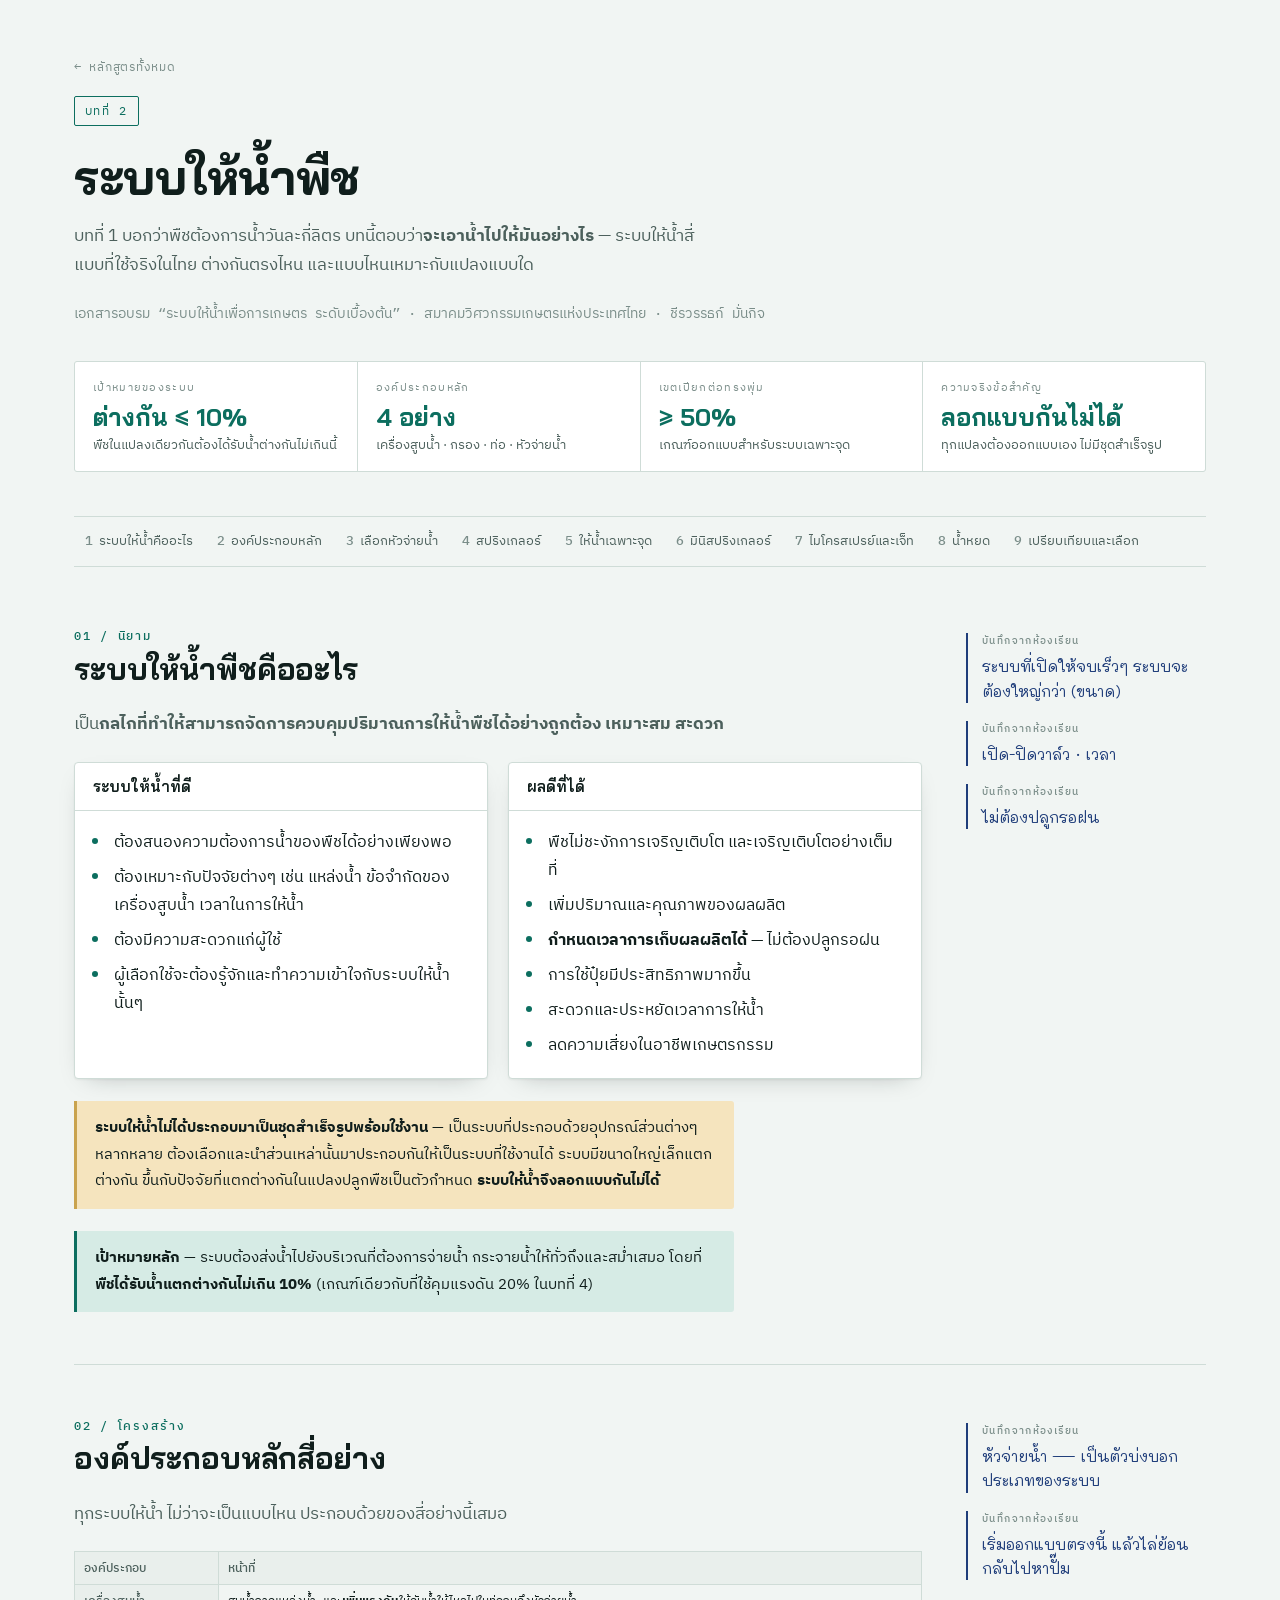
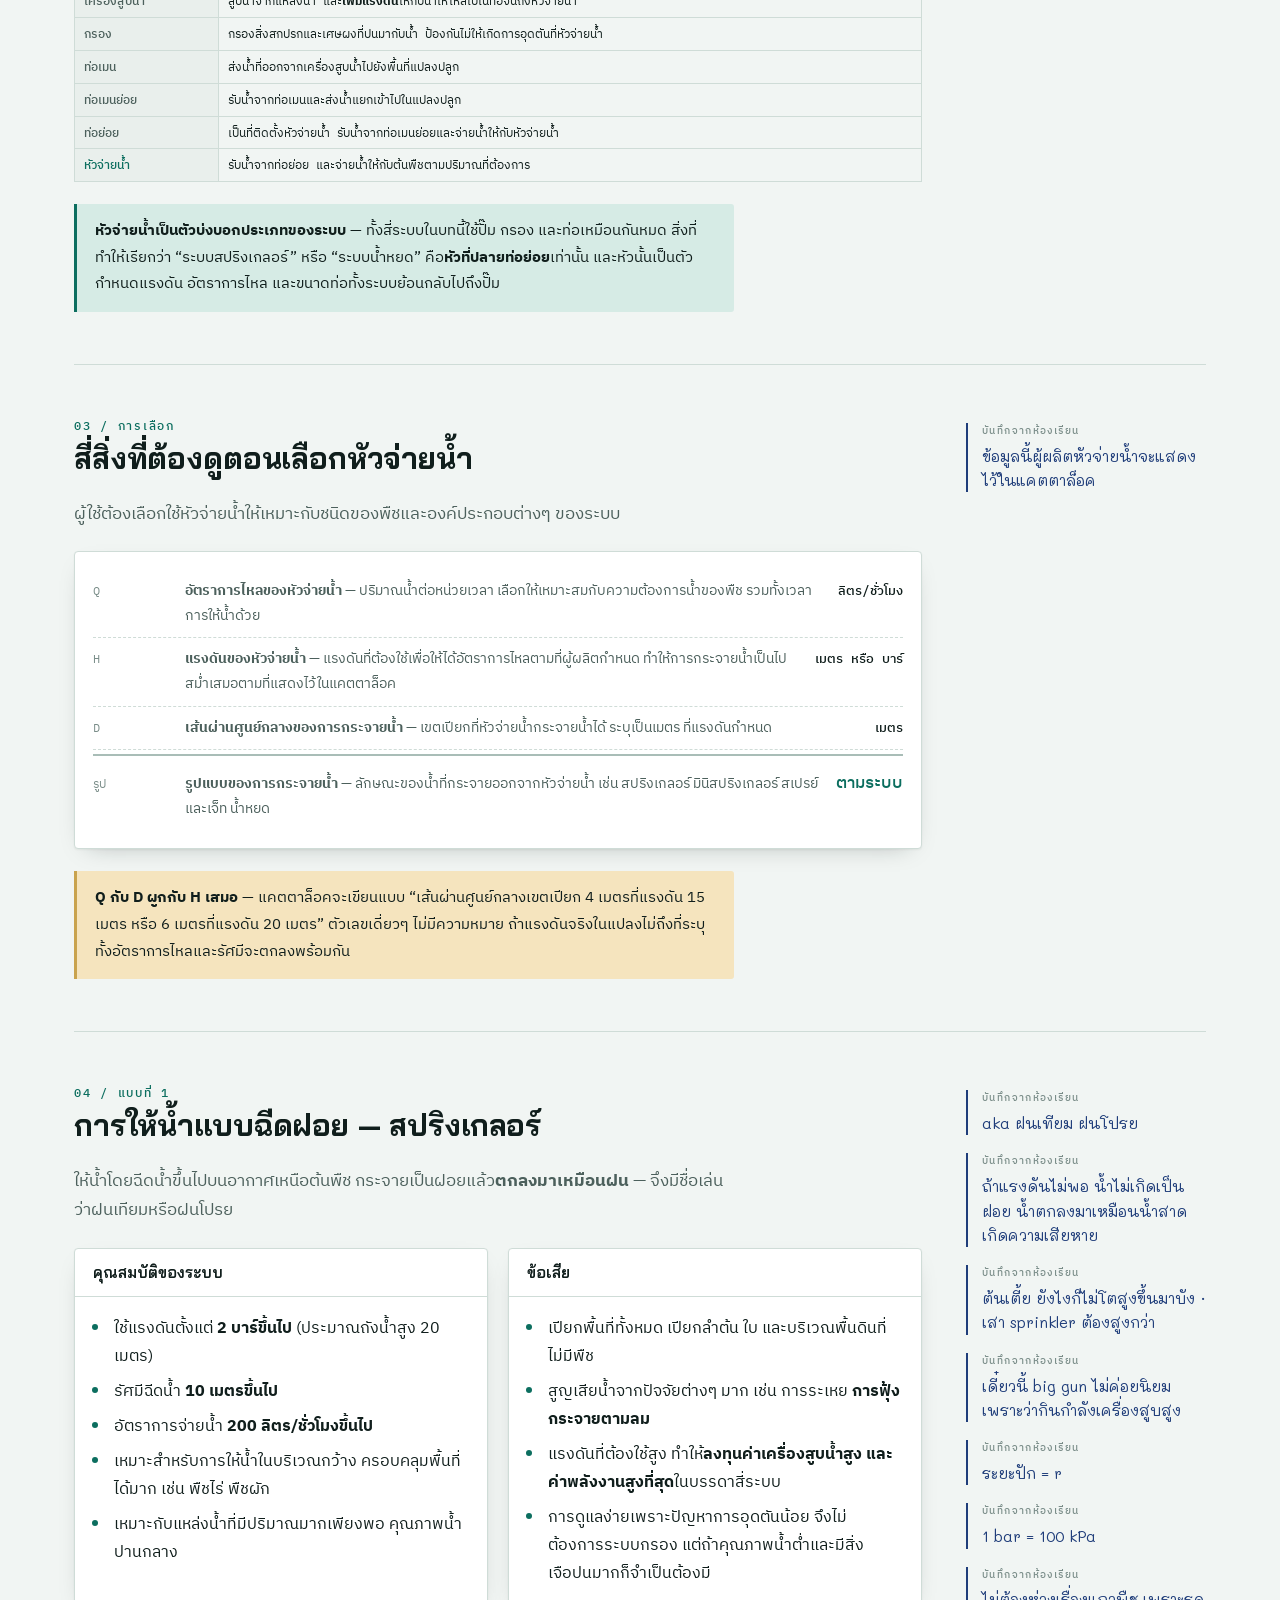
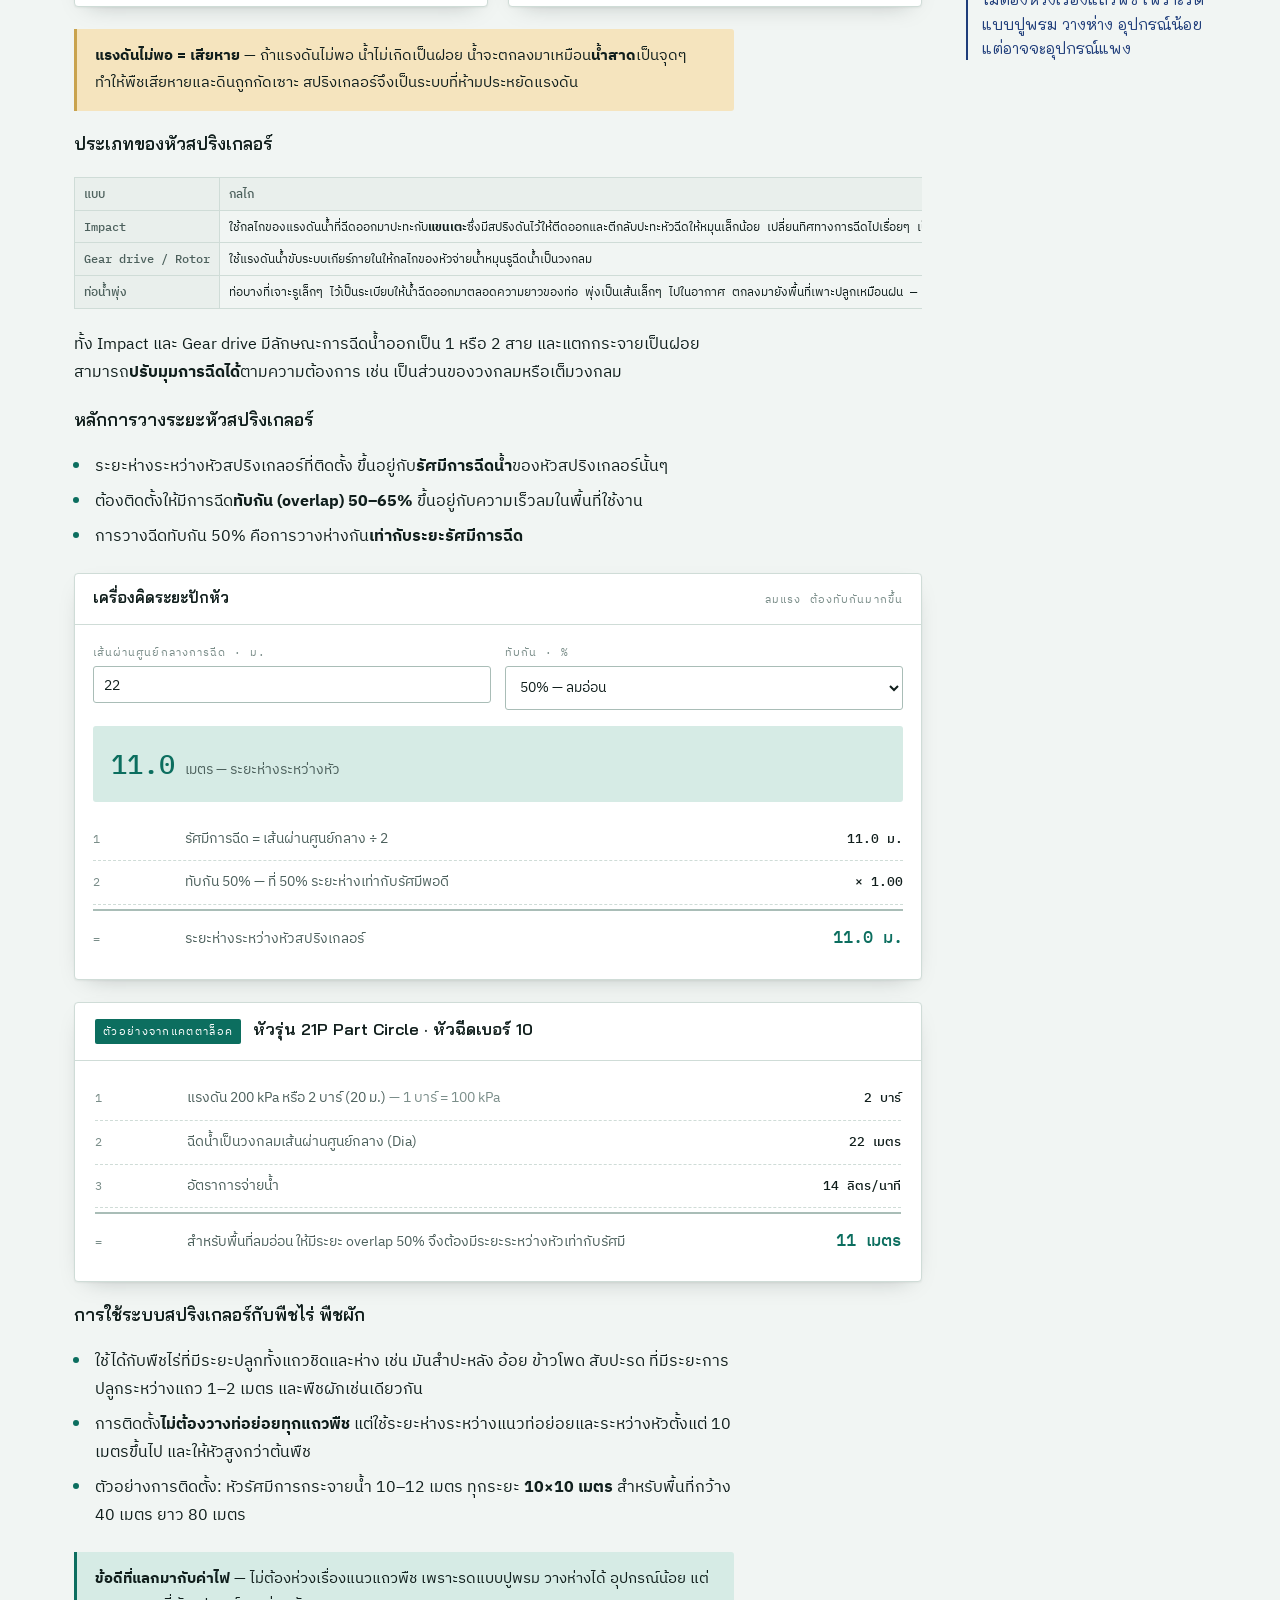
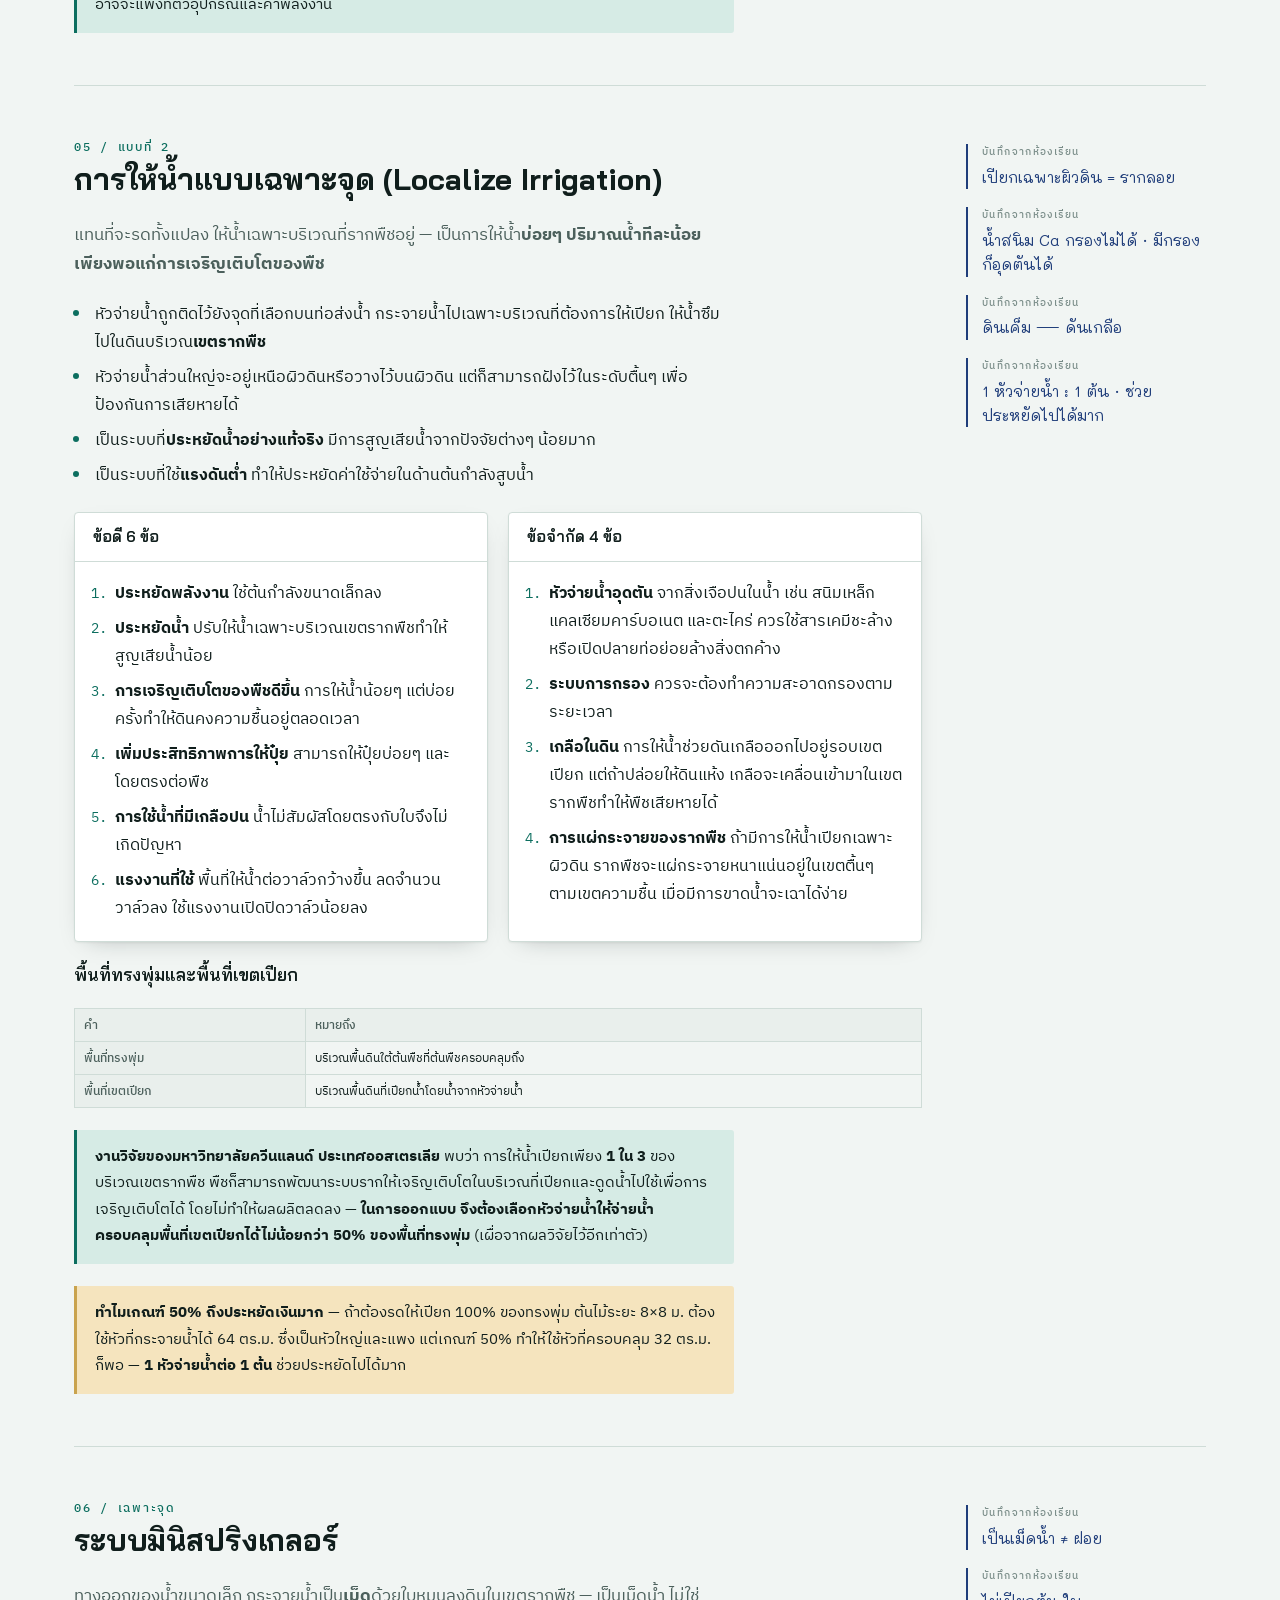
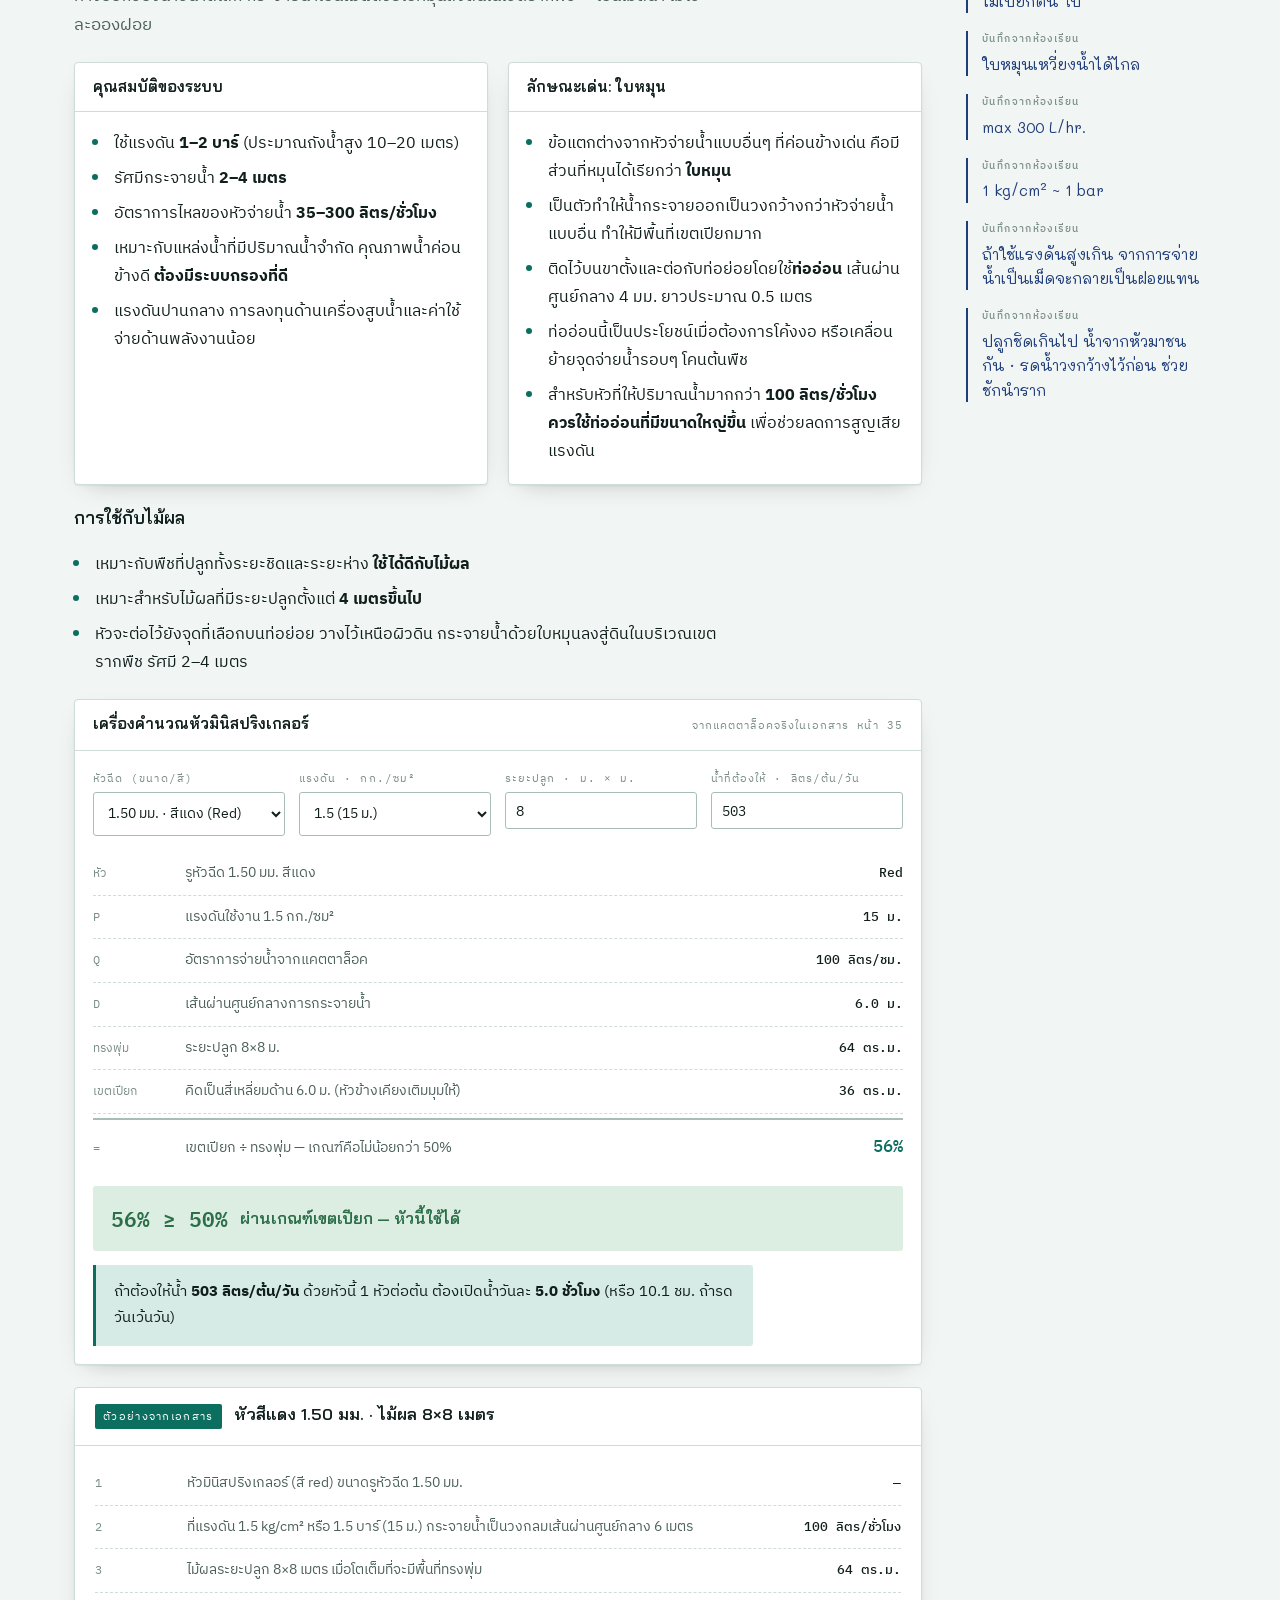
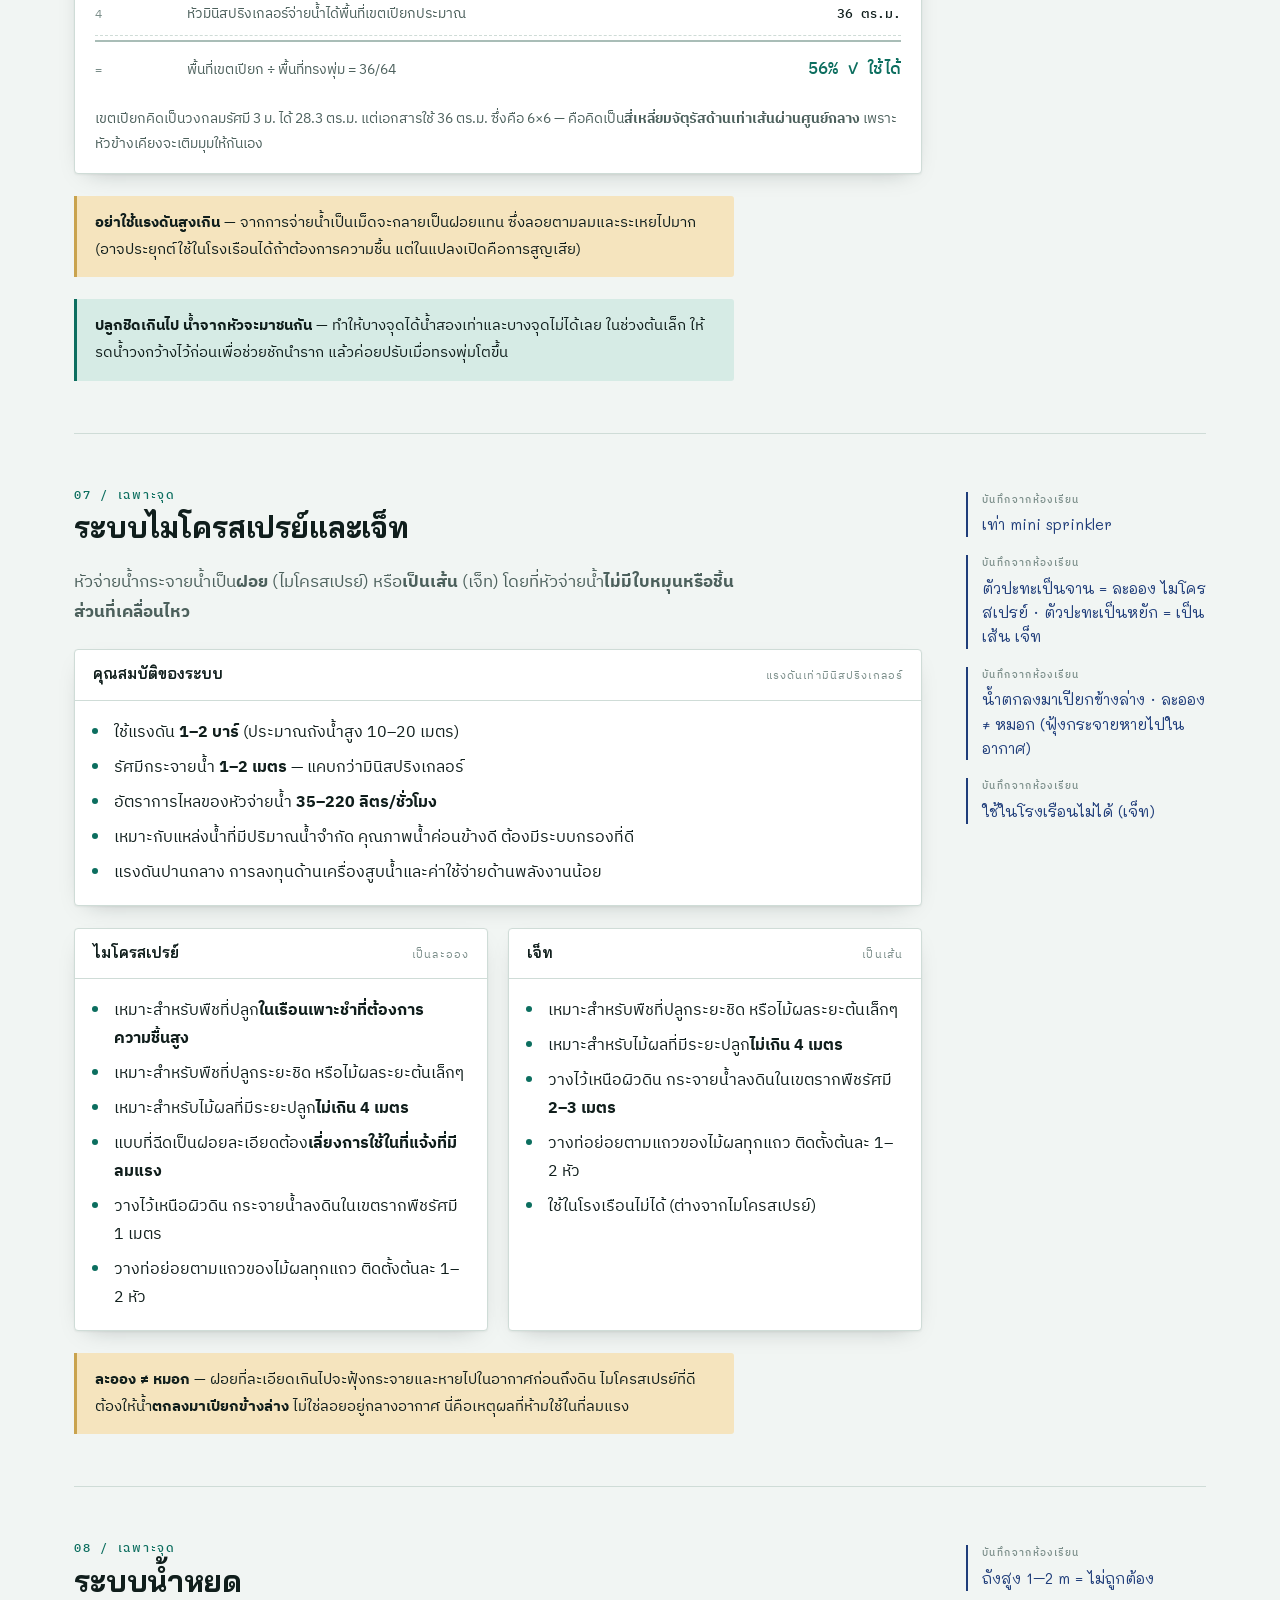
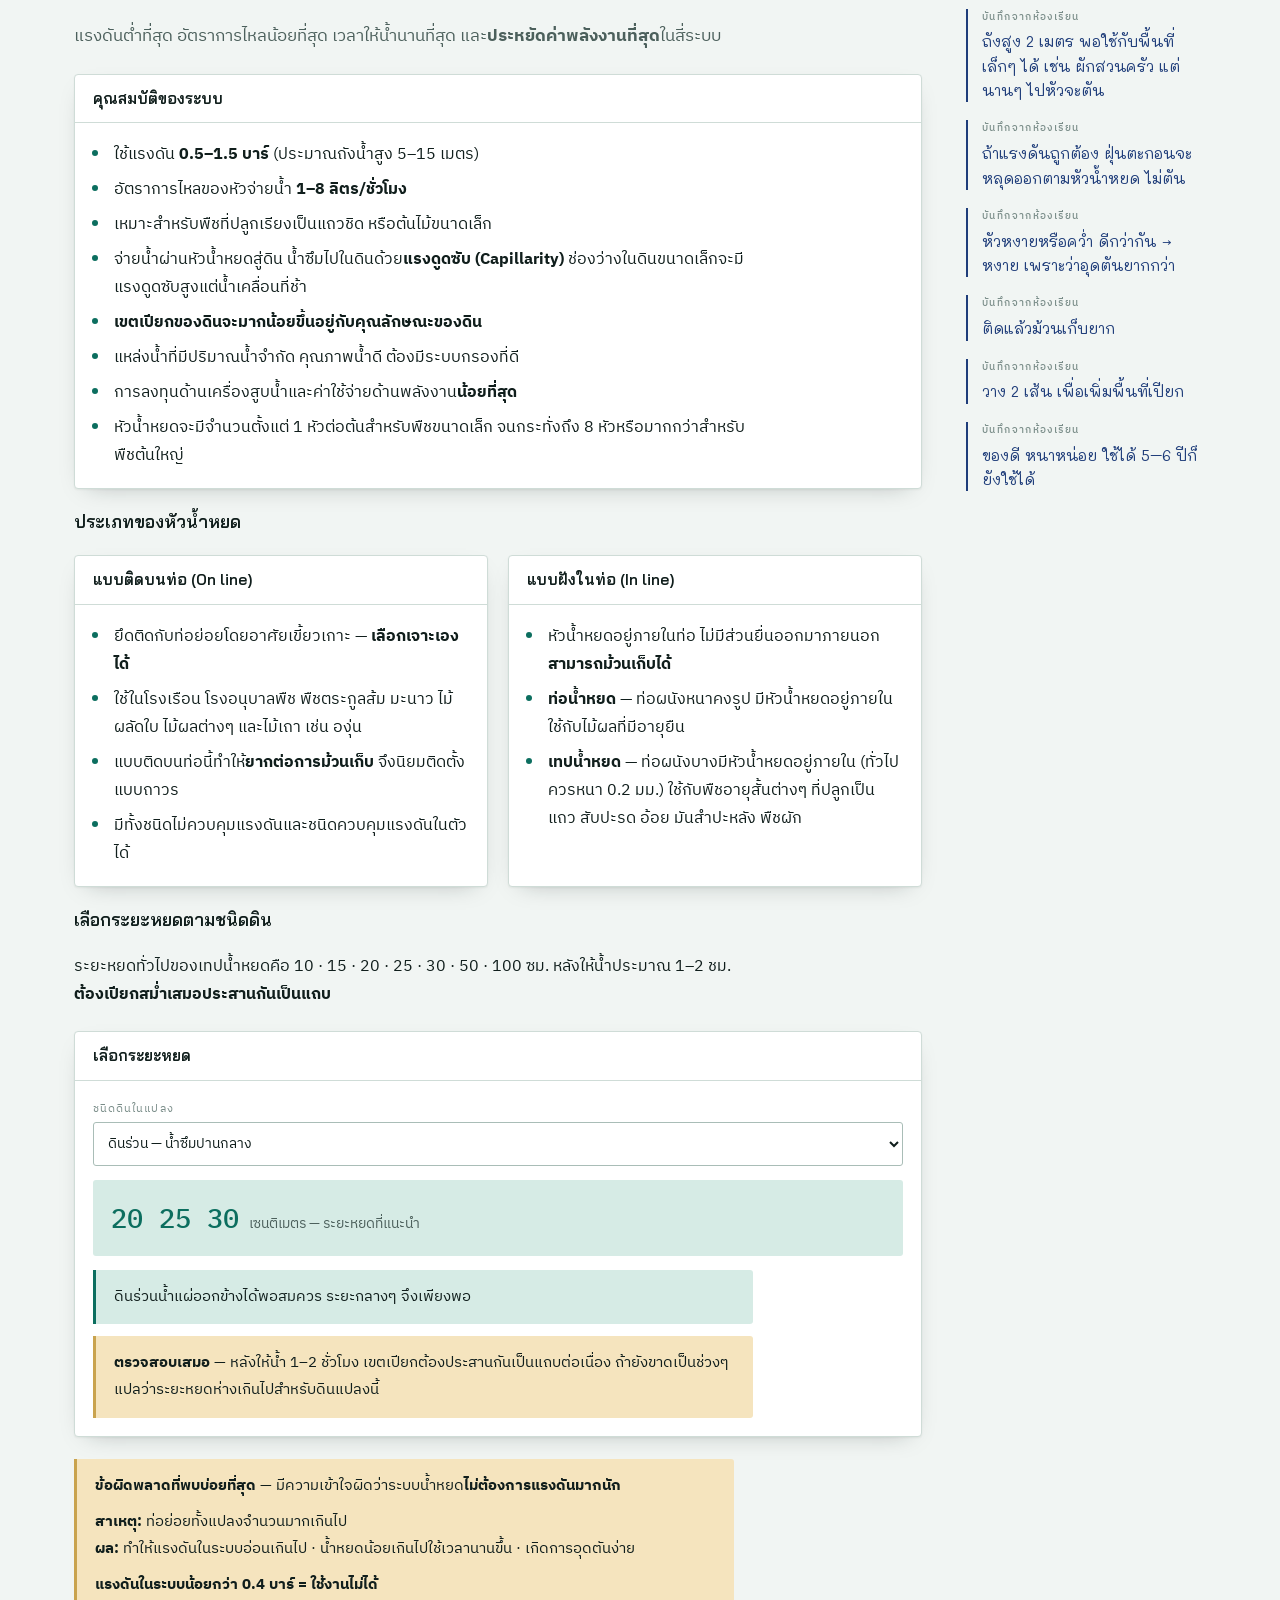
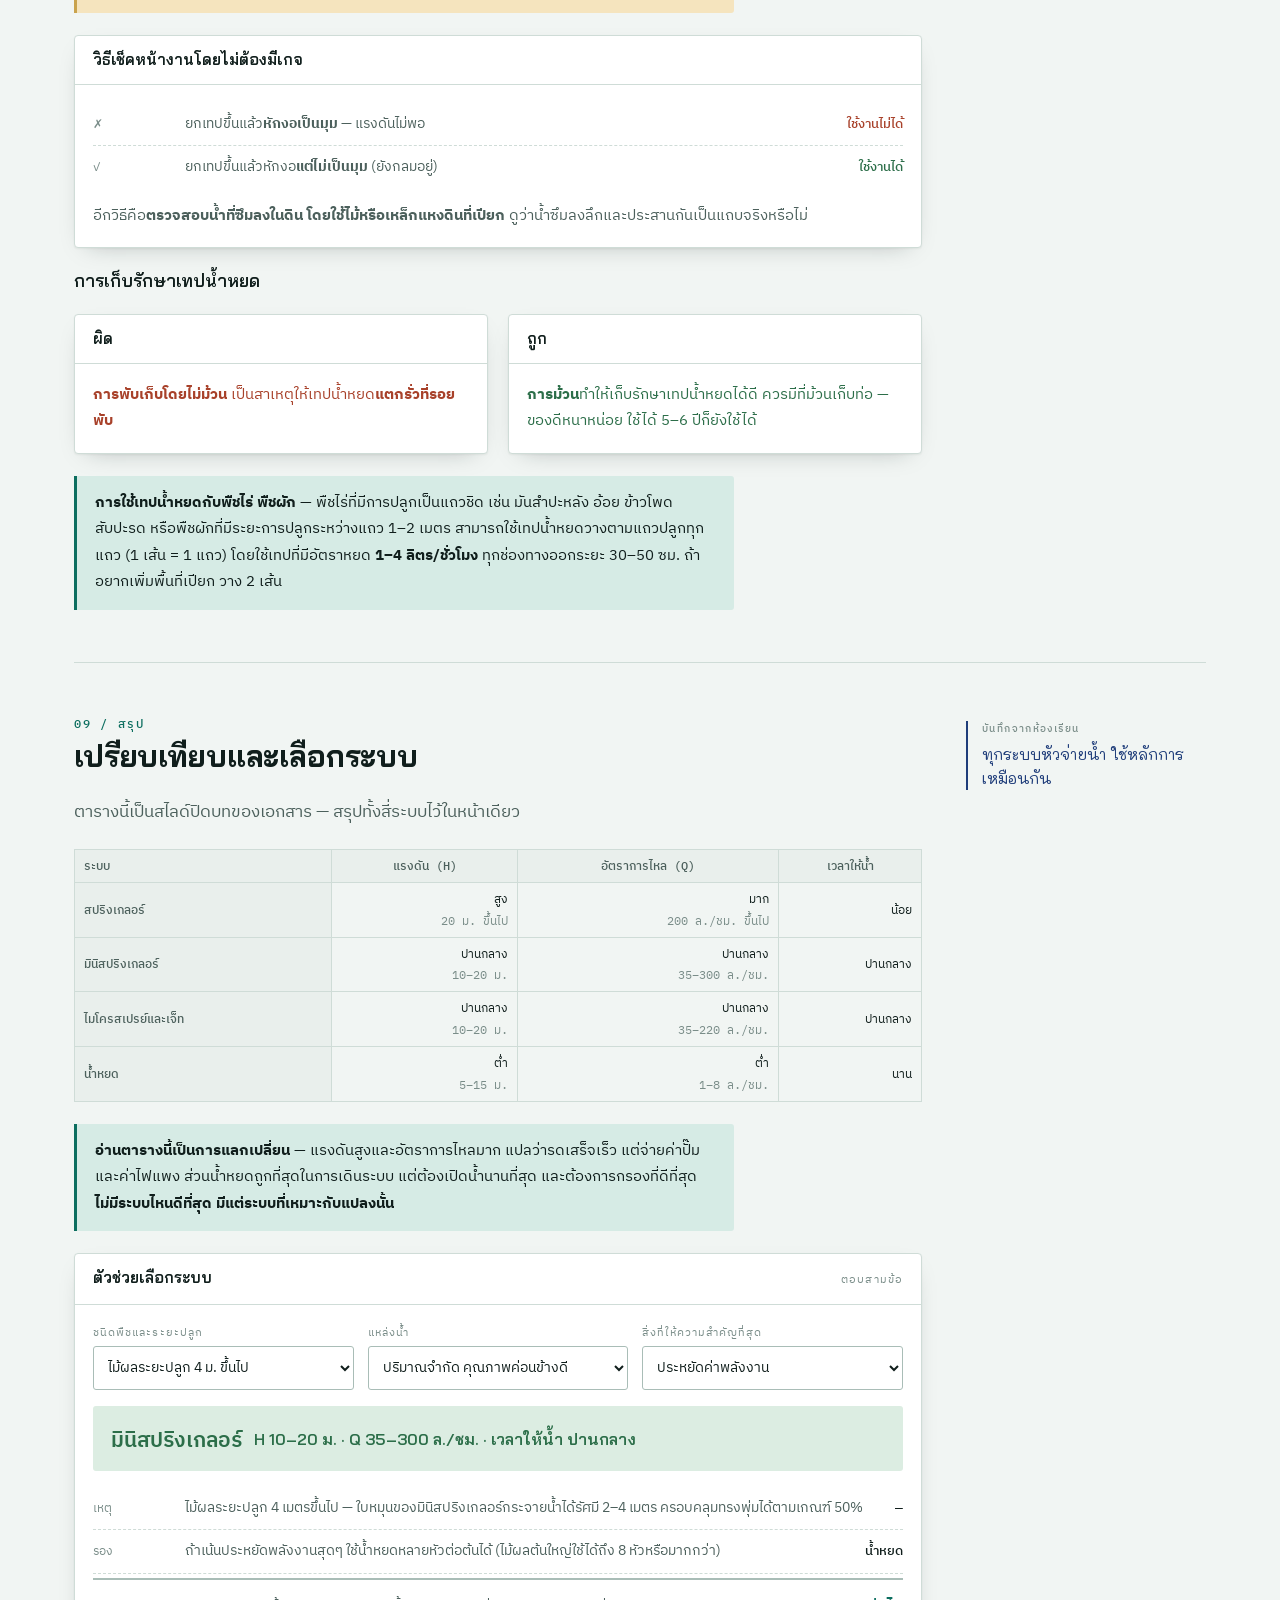
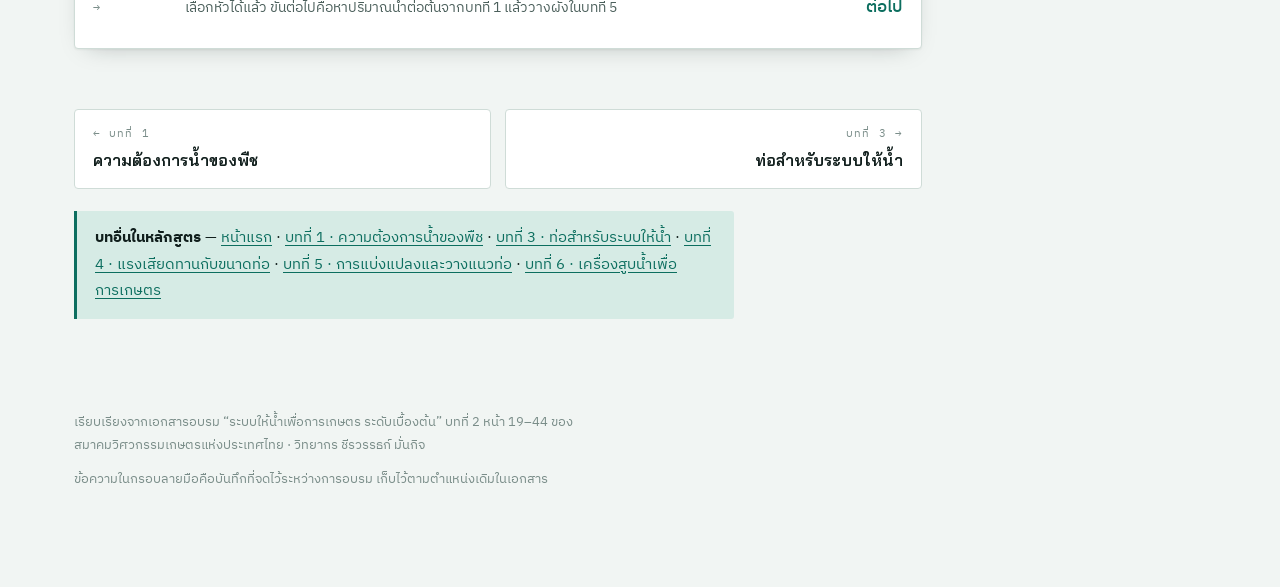
<file: ch2-systems.html>
<!doctype html>
<html lang="th">
<head>
<meta charset="utf-8">
<meta name="viewport" content="width=device-width, initial-scale=1">
<title>ระบบให้น้ำพืช · บทที่ 2</title>
<meta name="description" content="บทที่ 2 ระบบให้น้ำเพื่อการเกษตร — สปริงเกลอร์ มินิสปริงเกลอร์ ไมโครสเปรย์และเจ็ท น้ำหยด ต่างกันอย่างไร และเลือกแบบไหน">
<link rel="icon" href="assets/favicon.svg" type="image/svg+xml">
<link rel="preconnect" href="https://fonts.googleapis.com">
<link rel="preconnect" href="https://fonts.gstatic.com" crossorigin>
<link rel="stylesheet" href="https://fonts.googleapis.com/css2?family=Bai+Jamjuree:wght@600;700&family=IBM+Plex+Mono:wght@400;500&family=IBM+Plex+Sans+Thai:wght@400;500;600&family=Mali:wght@400;500&display=swap">
<link rel="stylesheet" href="assets/style.css">
<style>
/* ── chapter-specific ── */
/* word keys in the step lists (หัว, ทรงพุ่ม, เขตเปียก) need a wider key column */
.steps .st{grid-template-columns:5rem 1fr auto}
@media (max-width:560px){ .steps .st{grid-template-columns:4rem 1fr auto} }
ol.plain{margin:0;padding-inline-start:1.4em;max-width:66ch;display:flex;flex-direction:column;gap:7px}
ol.plain li::marker{color:var(--accent);font-family:var(--f-mono);font-size:.85em}
</style>
</head>
<body>

<div class="wrap">
<header class="mast">
  <a class="home" href="./">← หลักสูตรทั้งหมด</a>
  <div class="ch">บทที่ 2</div>
  <h1><span class="nb">ระบบให้น้ำพืช</span></h1>
  <p class="sub">บทที่ 1 บอกว่าพืชต้องการน้ำวันละกี่ลิตร บทนี้ตอบว่า<strong>จะเอาน้ำไปให้มันอย่างไร</strong>
     — ระบบให้น้ำสี่แบบที่ใช้จริงในไทย ต่างกันตรงไหน และแบบไหนเหมาะกับแปลงแบบใด</p>
  <p class="by">เอกสารอบรม “ระบบให้น้ำเพื่อการเกษตร ระดับเบื้องต้น” · สมาคมวิศวกรรมเกษตรแห่งประเทศไทย · ชีรวรรธก์ มั่นกิจ</p>

  <dl class="rules">
    <div><dt>เป้าหมายของระบบ</dt><dd>ต่างกัน ≤ 10%<small>พืชในแปลงเดียวกันต้องได้รับน้ำต่างกันไม่เกินนี้</small></dd></div>
    <div><dt>องค์ประกอบหลัก</dt><dd>4 อย่าง<small>เครื่องสูบน้ำ · กรอง · ท่อ · หัวจ่ายน้ำ</small></dd></div>
    <div><dt>เขตเปียกต่อทรงพุ่ม</dt><dd>≥ 50%<small>เกณฑ์ออกแบบสำหรับระบบเฉพาะจุด</small></dd></div>
    <div><dt>ความจริงข้อสำคัญ</dt><dd>ลอกแบบกันไม่ได้<small>ทุกแปลงต้องออกแบบเอง ไม่มีชุดสำเร็จรูป</small></dd></div>
  </dl>
</header>

<nav class="toc" aria-label="สารบัญ">
  <ol>
    <li><a href="#s1"><b>1</b>ระบบให้น้ำคืออะไร</a></li>
    <li><a href="#s2"><b>2</b>องค์ประกอบหลัก</a></li>
    <li><a href="#s3"><b>3</b>เลือกหัวจ่ายน้ำ</a></li>
    <li><a href="#s4"><b>4</b>สปริงเกลอร์</a></li>
    <li><a href="#s5"><b>5</b>ให้น้ำเฉพาะจุด</a></li>
    <li><a href="#s6"><b>6</b>มินิสปริงเกลอร์</a></li>
    <li><a href="#s7"><b>7</b>ไมโครสเปรย์และเจ็ท</a></li>
    <li><a href="#s8"><b>8</b>น้ำหยด</a></li>
    <li><a href="#s9"><b>9</b>เปรียบเทียบและเลือก</a></li>
  </ol>
</nav>

<!-- ══ 1 ══ -->
<section class="sec" id="s1">
  <div class="col">
    <h2><span class="n">01 / นิยาม</span>ระบบให้น้ำพืชคืออะไร</h2>
    <p class="lead">เป็น<strong>กลไกที่ทำให้สามารถจัดการควบคุมปริมาณการให้น้ำพืชได้อย่างถูกต้อง เหมาะสม สะดวก</strong></p>

    <div class="sbs">
      <div class="panel">
        <div class="panel-h"><h3>ระบบให้น้ำที่ดี</h3></div>
        <div class="panel-b"><ul class="plain">
          <li>ต้องสนองความต้องการน้ำของพืชได้อย่างเพียงพอ</li>
          <li>ต้องเหมาะกับปัจจัยต่างๆ เช่น แหล่งน้ำ ข้อจำกัดของเครื่องสูบน้ำ เวลาในการให้น้ำ</li>
          <li>ต้องมีความสะดวกแก่ผู้ใช้</li>
          <li>ผู้เลือกใช้จะต้องรู้จักและทำความเข้าใจกับระบบให้น้ำนั้นๆ</li>
        </ul></div>
      </div>
      <div class="panel">
        <div class="panel-h"><h3>ผลดีที่ได้</h3></div>
        <div class="panel-b"><ul class="plain">
          <li>พืชไม่ชะงักการเจริญเติบโต และเจริญเติบโตอย่างเต็มที่</li>
          <li>เพิ่มปริมาณและคุณภาพของผลผลิต</li>
          <li><strong>กำหนดเวลาการเก็บผลผลิตได้</strong> — ไม่ต้องปลูกรอฝน</li>
          <li>การใช้ปุ๋ยมีประสิทธิภาพมากขึ้น</li>
          <li>สะดวกและประหยัดเวลาการให้น้ำ</li>
          <li>ลดความเสี่ยงในอาชีพเกษตรกรรม</li>
        </ul></div>
      </div>
    </div>

    <div class="callout warn">
      <p><strong>ระบบให้น้ำไม่ได้ประกอบมาเป็นชุดสำเร็จรูปพร้อมใช้งาน</strong> —
        เป็นระบบที่ประกอบด้วยอุปกรณ์ส่วนต่างๆ หลากหลาย ต้องเลือกและนำส่วนเหล่านั้นมาประกอบกันให้เป็นระบบที่ใช้งานได้
        ระบบมีขนาดใหญ่เล็กแตกต่างกัน ขึ้นกับปัจจัยที่แตกต่างกันในแปลงปลูกพืชเป็นตัวกำหนด
        <strong>ระบบให้น้ำจึงลอกแบบกันไม่ได้</strong></p>
    </div>

    <div class="callout">
      <p><strong>เป้าหมายหลัก</strong> — ระบบต้องส่งน้ำไปยังบริเวณที่ต้องการจ่ายน้ำ กระจายน้ำให้ทั่วถึงและสม่ำเสมอ
        โดยที่<strong>พืชได้รับน้ำแตกต่างกันไม่เกิน 10%</strong>
        (เกณฑ์เดียวกับที่ใช้คุมแรงดัน 20% ในบทที่ 4)</p>
    </div>
  </div>
  <aside class="rail">
    <p class="note"><b>บันทึกจากห้องเรียน</b>ระบบที่เปิดให้จบเร็วๆ ระบบจะต้องใหญ่กว่า (ขนาด)</p>
    <p class="note"><b>บันทึกจากห้องเรียน</b>เปิด-ปิดวาล์ว · เวลา</p>
    <p class="note"><b>บันทึกจากห้องเรียน</b>ไม่ต้องปลูกรอฝน</p>
  </aside>
</section>

<!-- ══ 2 ══ -->
<section class="sec" id="s2">
  <div class="col">
    <h2><span class="n">02 / โครงสร้าง</span>องค์ประกอบหลักสี่อย่าง</h2>
    <p class="lead">ทุกระบบให้น้ำ ไม่ว่าจะเป็นแบบไหน ประกอบด้วยของสี่อย่างนี้เสมอ</p>

    <div class="tscroll">
      <table class="data" style="min-width:600px">
        <thead><tr><th style="text-align:start">องค์ประกอบ</th><th style="text-align:start">หน้าที่</th></tr></thead>
        <tbody>
          <tr><th style="text-align:start">เครื่องสูบน้ำ</th><td style="text-align:start">สูบน้ำจากแหล่งน้ำ และ<strong>เพิ่มแรงดัน</strong>ให้กับน้ำให้ไหลไปในท่อจนถึงหัวจ่ายน้ำ</td></tr>
          <tr><th style="text-align:start">กรอง</th><td style="text-align:start">กรองสิ่งสกปรกและเศษผงที่ปนมากับน้ำ ป้องกันไม่ให้เกิดการอุดตันที่หัวจ่ายน้ำ</td></tr>
          <tr><th style="text-align:start">ท่อเมน</th><td style="text-align:start">ส่งน้ำที่ออกจากเครื่องสูบน้ำไปยังพื้นที่แปลงปลูก</td></tr>
          <tr><th style="text-align:start">ท่อเมนย่อย</th><td style="text-align:start">รับน้ำจากท่อเมนและส่งน้ำแยกเข้าไปในแปลงปลูก</td></tr>
          <tr><th style="text-align:start">ท่อย่อย</th><td style="text-align:start">เป็นที่ติดตั้งหัวจ่ายน้ำ รับน้ำจากท่อเมนย่อยและจ่ายน้ำให้กับหัวจ่ายน้ำ</td></tr>
          <tr><th style="text-align:start; color:var(--accent)">หัวจ่ายน้ำ</th><td style="text-align:start">รับน้ำจากท่อย่อย และจ่ายน้ำให้กับต้นพืชตามปริมาณที่ต้องการ</td></tr>
        </tbody>
      </table>
    </div>

    <div class="callout">
      <p><strong>หัวจ่ายน้ำเป็นตัวบ่งบอกประเภทของระบบ</strong> — ทั้งสี่ระบบในบทนี้ใช้ปั๊ม กรอง และท่อเหมือนกันหมด
        สิ่งที่ทำให้เรียกว่า “ระบบสปริงเกลอร์” หรือ “ระบบน้ำหยด” คือ<strong>หัวที่ปลายท่อย่อย</strong>เท่านั้น
        และหัวนั้นเป็นตัวกำหนดแรงดัน อัตราการไหล และขนาดท่อทั้งระบบย้อนกลับไปถึงปั๊ม</p>
    </div>
  </div>
  <aside class="rail">
    <p class="note"><b>บันทึกจากห้องเรียน</b>หัวจ่ายน้ำ — เป็นตัวบ่งบอกประเภทของระบบ</p>
    <p class="note"><b>บันทึกจากห้องเรียน</b>เริ่มออกแบบตรงนี้ แล้วไล่ย้อนกลับไปหาปั๊ม</p>
  </aside>
</section>

<!-- ══ 3 ══ -->
<section class="sec" id="s3">
  <div class="col">
    <h2><span class="n">03 / การเลือก</span>สี่สิ่งที่ต้องดูตอนเลือกหัวจ่ายน้ำ</h2>
    <p class="lead">ผู้ใช้ต้องเลือกใช้หัวจ่ายน้ำให้เหมาะกับชนิดของพืชและองค์ประกอบต่างๆ ของระบบ</p>

    <div class="panel">
      <div class="panel-b">
        <div class="steps">
          <div class="st"><span class="k">Q</span><span class="d"><strong>อัตราการไหลของหัวจ่ายน้ำ</strong> — ปริมาณน้ำต่อหน่วยเวลา เลือกให้เหมาะสมกับความต้องการน้ำของพืช รวมทั้งเวลาการให้น้ำด้วย</span><span class="v">ลิตร/ชั่วโมง</span></div>
          <div class="st"><span class="k">H</span><span class="d"><strong>แรงดันของหัวจ่ายน้ำ</strong> — แรงดันที่ต้องใช้เพื่อให้ได้อัตราการไหลตามที่ผู้ผลิตกำหนด ทำให้การกระจายน้ำเป็นไปสม่ำเสมอตามที่แสดงไว้ในแคตตาล็อค</span><span class="v">เมตร หรือ บาร์</span></div>
          <div class="st"><span class="k">D</span><span class="d"><strong>เส้นผ่านศูนย์กลางของการกระจายน้ำ</strong> — เขตเปียกที่หัวจ่ายน้ำกระจายน้ำได้ ระบุเป็นเมตร ที่แรงดันกำหนด</span><span class="v">เมตร</span></div>
          <div class="st tot"><span class="k">รูป</span><span class="d"><strong>รูปแบบของการกระจายน้ำ</strong> — ลักษณะของน้ำที่กระจายออกจากหัวจ่ายน้ำ เช่น สปริงเกลอร์ มินิสปริงเกลอร์ สเปรย์และเจ็ท น้ำหยด</span><span class="v">ตามระบบ</span></div>
        </div>
      </div>
    </div>

    <div class="callout warn">
      <p><strong>Q กับ D ผูกกับ H เสมอ</strong> — แคตตาล็อคจะเขียนแบบ “เส้นผ่านศูนย์กลางเขตเปียก 4 เมตรที่แรงดัน 15 เมตร
        หรือ 6 เมตรที่แรงดัน 20 เมตร” ตัวเลขเดี่ยวๆ ไม่มีความหมาย
        ถ้าแรงดันจริงในแปลงไม่ถึงที่ระบุ ทั้งอัตราการไหลและรัศมีจะตกลงพร้อมกัน</p>
    </div>
  </div>
  <aside class="rail">
    <p class="note"><b>บันทึกจากห้องเรียน</b>ข้อมูลนี้ผู้ผลิตหัวจ่ายน้ำจะแสดงไว้ในแคตตาล็อค</p>
  </aside>
</section>

<!-- ══ 4 ══ -->
<section class="sec" id="s4">
  <div class="col">
    <h2><span class="n">04 / แบบที่ 1</span>การให้น้ำแบบฉีดฝอย — สปริงเกลอร์</h2>
    <p class="lead">ให้น้ำโดยฉีดน้ำขึ้นไปบนอากาศเหนือต้นพืช กระจายเป็นฝอยแล้ว<strong>ตกลงมาเหมือนฝน</strong>
      — จึงมีชื่อเล่นว่าฝนเทียมหรือฝนโปรย</p>

    <div class="sbs">
      <div class="panel">
        <div class="panel-h"><h3>คุณสมบัติของระบบ</h3></div>
        <div class="panel-b"><ul class="plain">
          <li>ใช้แรงดันตั้งแต่ <strong>2 บาร์ขึ้นไป</strong> (ประมาณถังน้ำสูง 20 เมตร)</li>
          <li>รัศมีฉีดน้ำ <strong>10 เมตรขึ้นไป</strong></li>
          <li>อัตราการจ่ายน้ำ <strong>200 ลิตร/ชั่วโมงขึ้นไป</strong></li>
          <li>เหมาะสำหรับการให้น้ำในบริเวณกว้าง ครอบคลุมพื้นที่ได้มาก เช่น พืชไร่ พืชผัก</li>
          <li>เหมาะกับแหล่งน้ำที่มีปริมาณมากเพียงพอ คุณภาพน้ำปานกลาง</li>
        </ul></div>
      </div>
      <div class="panel">
        <div class="panel-h"><h3>ข้อเสีย</h3></div>
        <div class="panel-b"><ul class="plain">
          <li>เปียกพื้นที่ทั้งหมด เปียกลำต้น ใบ และบริเวณพื้นดินที่ไม่มีพืช</li>
          <li>สูญเสียน้ำจากปัจจัยต่างๆ มาก เช่น การระเหย <strong>การฟุ้งกระจายตามลม</strong></li>
          <li>แรงดันที่ต้องใช้สูง ทำให้<strong>ลงทุนค่าเครื่องสูบน้ำสูง และค่าพลังงานสูงที่สุด</strong>ในบรรดาสี่ระบบ</li>
          <li>การดูแลง่ายเพราะปัญหาการอุดตันน้อย จึงไม่ต้องการระบบกรอง
            แต่ถ้าคุณภาพน้ำต่ำและมีสิ่งเจือปนมากก็จำเป็นต้องมี</li>
        </ul></div>
      </div>
    </div>

    <div class="callout warn">
      <p><strong>แรงดันไม่พอ = เสียหาย</strong> — ถ้าแรงดันไม่พอ น้ำไม่เกิดเป็นฝอย
        น้ำจะตกลงมาเหมือน<strong>น้ำสาด</strong>เป็นจุดๆ ทำให้พืชเสียหายและดินถูกกัดเซาะ
        สปริงเกลอร์จึงเป็นระบบที่ห้ามประหยัดแรงดัน</p>
    </div>

    <h3>ประเภทของหัวสปริงเกลอร์</h3>
    <div class="tscroll">
      <table class="data" style="min-width:560px">
        <thead><tr><th style="text-align:start">แบบ</th><th style="text-align:start">กลไก</th></tr></thead>
        <tbody>
          <tr><th style="text-align:start">Impact</th><td style="text-align:start">ใช้กลไกของแรงดันน้ำที่ฉีดออกมาปะทะกับ<strong>แขนเตะ</strong>ซึ่งมีสปริงดันไว้ให้ตีดออกและตีกลับปะทะหัวฉีดให้หมุนเล็กน้อย เปลี่ยนทิศทางการฉีดไปเรื่อยๆ เป็นวงกลม</td></tr>
          <tr><th style="text-align:start">Gear drive / Rotor</th><td style="text-align:start">ใช้แรงดันน้ำขับระบบเกียร์ภายในให้กลไกของหัวจ่ายน้ำหมุนรูฉีดน้ำเป็นวงกลม</td></tr>
          <tr><th style="text-align:start">ท่อน้ำพุ่ง</th><td style="text-align:start">ท่อบางที่เจาะรูเล็กๆ ไว้เป็นระเบียบให้น้ำฉีดออกมาตลอดความยาวของท่อ พุ่งเป็นเส้นเล็กๆ ไปในอากาศ ตกลงมายังพื้นที่เพาะปลูกเหมือนฝน — <strong>ใช้แรงดันต่ำ</strong> ใช้ในแปลงผักได้</td></tr>
        </tbody>
      </table>
    </div>
    <p class="body">ทั้ง Impact และ Gear drive มีลักษณะการฉีดน้ำออกเป็น 1 หรือ 2 สาย และแตกกระจายเป็นฝอย
      สามารถ<strong>ปรับมุมการฉีดได้</strong>ตามความต้องการ เช่น เป็นส่วนของวงกลมหรือเต็มวงกลม</p>

    <h3>หลักการวางระยะหัวสปริงเกลอร์</h3>
    <ul class="plain">
      <li>ระยะห่างระหว่างหัวสปริงเกลอร์ที่ติดตั้ง ขึ้นอยู่กับ<strong>รัศมีการฉีดน้ำ</strong>ของหัวสปริงเกลอร์นั้นๆ</li>
      <li>ต้องติดตั้งให้มีการฉีด<strong>ทับกัน (overlap) 50–65%</strong> ขึ้นอยู่กับความเร็วลมในพื้นที่ใช้งาน</li>
      <li>การวางฉีดทับกัน 50% คือการวางห่างกัน<strong>เท่ากับระยะรัศมีการฉีด</strong></li>
    </ul>

    <div class="panel">
      <div class="panel-h"><h3>เครื่องคิดระยะปักหัว</h3><span>ลมแรง ต้องทับกันมากขึ้น</span></div>
      <div class="panel-b" style="display:flex;flex-direction:column;gap:16px">
        <div class="ctrls">
          <div class="fld"><label for="ovDia">เส้นผ่านศูนย์กลางการฉีด · ม.</label><input id="ovDia" type="number" value="22" min="1" step="0.5"></div>
          <div class="fld"><label for="ovPct">ทับกัน · %</label>
            <select id="ovPct">
              <option value="50">50% — ลมอ่อน</option>
              <option value="60">60% — ลมปานกลาง</option>
              <option value="65">65% — ลมแรง</option>
            </select></div>
        </div>
        <div class="res"><span class="num" id="ovOut">11.0</span><span class="lbl">เมตร &mdash; ระยะห่างระหว่างหัว</span></div>
        <div class="steps" id="ovSteps"></div>
      </div>
    </div>

    <article class="ex">
      <header><span class="tag">ตัวอย่างจากแคตตาล็อค</span><h3>หัวรุ่น 21P Part Circle · หัวฉีดเบอร์ 10</h3></header>
      <div class="work">
        <div class="steps">
          <div class="st"><span class="k">1</span><span class="d">แรงดัน 200 kPa หรือ 2 บาร์ (20 ม.) <span style="color:var(--ink-3)">— 1 บาร์ = 100 kPa</span></span><span class="v">2 บาร์</span></div>
          <div class="st"><span class="k">2</span><span class="d">ฉีดน้ำเป็นวงกลมเส้นผ่านศูนย์กลาง (Dia)</span><span class="v">22 เมตร</span></div>
          <div class="st"><span class="k">3</span><span class="d">อัตราการจ่ายน้ำ</span><span class="v">14 ลิตร/นาที</span></div>
          <div class="st tot"><span class="k">=</span><span class="d">สำหรับพื้นที่ลมอ่อน ให้มีระยะ overlap 50% จึงต้องมีระยะระหว่างหัวเท่ากับรัศมี</span><span class="v">11 เมตร</span></div>
        </div>
      </div>
    </article>

    <h3>การใช้ระบบสปริงเกลอร์กับพืชไร่ พืชผัก</h3>
    <ul class="plain">
      <li>ใช้ได้กับพืชไร่ที่มีระยะปลูกทั้งแถวชิดและห่าง เช่น มันสำปะหลัง อ้อย ข้าวโพด สับปะรด
        ที่มีระยะการปลูกระหว่างแถว 1–2 เมตร และพืชผักเช่นเดียวกัน</li>
      <li>การติดตั้ง<strong>ไม่ต้องวางท่อย่อยทุกแถวพืช</strong> แต่ใช้ระยะห่างระหว่างแนวท่อย่อยและระหว่างหัวตั้งแต่
        10 เมตรขึ้นไป และให้หัวสูงกว่าต้นพืช</li>
      <li>ตัวอย่างการติดตั้ง: หัวรัศมีการกระจายน้ำ 10–12 เมตร ทุกระยะ <strong>10×10 เมตร</strong>
        สำหรับพื้นที่กว้าง 40 เมตร ยาว 80 เมตร</li>
    </ul>

    <div class="callout">
      <p><strong>ข้อดีที่แลกมากับค่าไฟ</strong> — ไม่ต้องห่วงเรื่องแนวแถวพืช เพราะรดแบบปูพรม
        วางห่างได้ อุปกรณ์น้อย แต่อาจจะแพงที่ตัวอุปกรณ์และค่าพลังงาน</p>
    </div>
  </div>
  <aside class="rail">
    <p class="note"><b>บันทึกจากห้องเรียน</b>aka ฝนเทียม ฝนโปรย</p>
    <p class="note"><b>บันทึกจากห้องเรียน</b>ถ้าแรงดันไม่พอ น้ำไม่เกิดเป็นฝอย น้ำตกลงมาเหมือนน้ำสาด เกิดความเสียหาย</p>
    <p class="note"><b>บันทึกจากห้องเรียน</b>ต้นเตี้ย ยังไงก็ไม่โตสูงขึ้นมาบัง · เสา sprinkler ต้องสูงกว่า</p>
    <p class="note"><b>บันทึกจากห้องเรียน</b>เดี๋ยวนี้ big gun ไม่ค่อยนิยม เพราะว่ากินกำลังเครื่องสูบสูง</p>
    <p class="note"><b>บันทึกจากห้องเรียน</b>ระยะปัก = r</p>
    <p class="note"><b>บันทึกจากห้องเรียน</b>1 bar = 100 kPa</p>
    <p class="note"><b>บันทึกจากห้องเรียน</b>ไม่ต้องห่วงเรื่องแถวพืช เพราะรดแบบปูพรม วางห่าง อุปกรณ์น้อย แต่อาจจะอุปกรณ์แพง</p>
  </aside>
</section>

<!-- ══ 5 ══ -->
<section class="sec" id="s5">
  <div class="col">
    <h2><span class="n">05 / แบบที่ 2</span>การให้น้ำแบบเฉพาะจุด (Localize Irrigation)</h2>
    <p class="lead">แทนที่จะรดทั้งแปลง ให้น้ำเฉพาะบริเวณที่รากพืชอยู่ —
      เป็นการให้น้ำ<strong>บ่อยๆ ปริมาณน้ำทีละน้อยเพียงพอแก่การเจริญเติบโตของพืช</strong></p>

    <ul class="plain">
      <li>หัวจ่ายน้ำถูกติดไว้ยังจุดที่เลือกบนท่อส่งน้ำ กระจายน้ำไปเฉพาะบริเวณที่ต้องการให้เปียก
        ให้น้ำซึมไปในดินบริเวณ<strong>เขตรากพืช</strong></li>
      <li>หัวจ่ายน้ำส่วนใหญ่จะอยู่เหนือผิวดินหรือวางไว้บนผิวดิน แต่ก็สามารถฝังไว้ในระดับตื้นๆ เพื่อป้องกันการเสียหายได้</li>
      <li>เป็นระบบที่<strong>ประหยัดน้ำอย่างแท้จริง</strong> มีการสูญเสียน้ำจากปัจจัยต่างๆ น้อยมาก</li>
      <li>เป็นระบบที่ใช้<strong>แรงดันต่ำ</strong> ทำให้ประหยัดค่าใช้จ่ายในด้านต้นกำลังสูบน้ำ</li>
    </ul>

    <div class="sbs">
      <div class="panel">
        <div class="panel-h"><h3>ข้อดี 6 ข้อ</h3></div>
        <div class="panel-b"><ol class="plain" style="list-style:decimal">
          <li><strong>ประหยัดพลังงาน</strong> ใช้ต้นกำลังขนาดเล็กลง</li>
          <li><strong>ประหยัดน้ำ</strong> ปรับให้น้ำเฉพาะบริเวณเขตรากพืชทำให้สูญเสียน้ำน้อย</li>
          <li><strong>การเจริญเติบโตของพืชดีขึ้น</strong> การให้น้ำน้อยๆ แต่บ่อยครั้งทำให้ดินคงความชื้นอยู่ตลอดเวลา</li>
          <li><strong>เพิ่มประสิทธิภาพการให้ปุ๋ย</strong> สามารถให้ปุ๋ยบ่อยๆ และโดยตรงต่อพืช</li>
          <li><strong>การใช้น้ำที่มีเกลือปน</strong> น้ำไม่สัมผัสโดยตรงกับใบจึงไม่เกิดปัญหา</li>
          <li><strong>แรงงานที่ใช้</strong> พื้นที่ให้น้ำต่อวาล์วกว้างขึ้น ลดจำนวนวาล์วลง ใช้แรงงานเปิดปิดวาล์วน้อยลง</li>
        </ol></div>
      </div>
      <div class="panel">
        <div class="panel-h"><h3>ข้อจำกัด 4 ข้อ</h3></div>
        <div class="panel-b"><ol class="plain" style="list-style:decimal">
          <li><strong>หัวจ่ายน้ำอุดตัน</strong> จากสิ่งเจือปนในน้ำ เช่น สนิมเหล็ก แคลเซียมคาร์บอเนต และตะไคร่
            ควรใช้สารเคมีชะล้าง หรือเปิดปลายท่อย่อยล้างสิ่งตกค้าง</li>
          <li><strong>ระบบการกรอง</strong> ควรจะต้องทำความสะอาดกรองตามระยะเวลา</li>
          <li><strong>เกลือในดิน</strong> การให้น้ำช่วยดันเกลือออกไปอยู่รอบเขตเปียก
            แต่ถ้าปล่อยให้ดินแห้ง เกลือจะเคลื่อนเข้ามาในเขตรากพืชทำให้พืชเสียหายได้</li>
          <li><strong>การแผ่กระจายของรากพืช</strong> ถ้ามีการให้น้ำเปียกเฉพาะผิวดิน
            รากพืชจะแผ่กระจายหนาแน่นอยู่ในเขตตื้นๆ ตามเขตความชื้น เมื่อมีการขาดน้ำจะเฉาได้ง่าย</li>
        </ol></div>
      </div>
    </div>

    <h3>พื้นที่ทรงพุ่มและพื้นที่เขตเปียก</h3>
    <div class="tscroll">
      <table class="data" style="min-width:480px">
        <thead><tr><th style="text-align:start">คำ</th><th style="text-align:start">หมายถึง</th></tr></thead>
        <tbody>
          <tr><th style="text-align:start">พื้นที่ทรงพุ่ม</th><td style="text-align:start">บริเวณพื้นดินใต้ต้นพืชที่ต้นพืชครอบคลุมถึง</td></tr>
          <tr><th style="text-align:start">พื้นที่เขตเปียก</th><td style="text-align:start">บริเวณพื้นดินที่เปียกน้ำโดยน้ำจากหัวจ่ายน้ำ</td></tr>
        </tbody>
      </table>
    </div>

    <div class="callout">
      <p><strong>งานวิจัยของมหาวิทยาลัยควีนแลนด์ ประเทศออสเตรเลีย</strong> พบว่า
        การให้น้ำเปียกเพียง <strong>1 ใน 3</strong> ของบริเวณเขตรากพืช
        พืชก็สามารถพัฒนาระบบรากให้เจริญเติบโตในบริเวณที่เปียกและดูดน้ำไปใช้เพื่อการเจริญเติบโตได้
        โดยไม่ทำให้ผลผลิตลดลง —
        <strong>ในการออกแบบ จึงต้องเลือกหัวจ่ายน้ำให้จ่ายน้ำครอบคลุมพื้นที่เขตเปียกได้ไม่น้อยกว่า 50% ของพื้นที่ทรงพุ่ม</strong>
        (เผื่อจากผลวิจัยไว้อีกเท่าตัว)</p>
    </div>

    <div class="callout warn">
      <p><strong>ทำไมเกณฑ์ 50% ถึงประหยัดเงินมาก</strong> — ถ้าต้องรดให้เปียก 100% ของทรงพุ่ม
        ต้นไม้ระยะ 8×8 ม. ต้องใช้หัวที่กระจายน้ำได้ 64 ตร.ม. ซึ่งเป็นหัวใหญ่และแพง
        แต่เกณฑ์ 50% ทำให้ใช้หัวที่ครอบคลุม 32 ตร.ม. ก็พอ — <strong>1 หัวจ่ายน้ำต่อ 1 ต้น</strong>
        ช่วยประหยัดไปได้มาก</p>
    </div>
  </div>
  <aside class="rail">
    <p class="note"><b>บันทึกจากห้องเรียน</b>เปียกเฉพาะผิวดิน = รากลอย</p>
    <p class="note"><b>บันทึกจากห้องเรียน</b>น้ำสนิม Ca กรองไม่ได้ · มีกรองก็อุดตันได้</p>
    <p class="note"><b>บันทึกจากห้องเรียน</b>ดินเค็ม — ดันเกลือ</p>
    <p class="note"><b>บันทึกจากห้องเรียน</b>1 หัวจ่ายน้ำ : 1 ต้น · ช่วยประหยัดไปได้มาก</p>
  </aside>
</section>

<!-- ══ 6 ══ -->
<section class="sec" id="s6">
  <div class="col">
    <h2><span class="n">06 / เฉพาะจุด</span>ระบบมินิสปริงเกลอร์</h2>
    <p class="lead">ทางออกของน้ำขนาดเล็ก กระจายน้ำเป็น<strong>เม็ด</strong>ด้วยใบหมุนลงดินในเขตรากพืช
      — เป็นเม็ดน้ำ ไม่ใช่ละอองฝอย</p>

    <div class="sbs">
      <div class="panel">
        <div class="panel-h"><h3>คุณสมบัติของระบบ</h3></div>
        <div class="panel-b"><ul class="plain">
          <li>ใช้แรงดัน <strong>1–2 บาร์</strong> (ประมาณถังน้ำสูง 10–20 เมตร)</li>
          <li>รัศมีกระจายน้ำ <strong>2–4 เมตร</strong></li>
          <li>อัตราการไหลของหัวจ่ายน้ำ <strong>35–300 ลิตร/ชั่วโมง</strong></li>
          <li>เหมาะกับแหล่งน้ำที่มีปริมาณน้ำจำกัด คุณภาพน้ำค่อนข้างดี <strong>ต้องมีระบบกรองที่ดี</strong></li>
          <li>แรงดันปานกลาง การลงทุนด้านเครื่องสูบน้ำและค่าใช้จ่ายด้านพลังงานน้อย</li>
        </ul></div>
      </div>
      <div class="panel">
        <div class="panel-h"><h3>ลักษณะเด่น: ใบหมุน</h3></div>
        <div class="panel-b"><ul class="plain">
          <li>ข้อแตกต่างจากหัวจ่ายน้ำแบบอื่นๆ ที่ค่อนข้างเด่น คือมีส่วนที่หมุนได้เรียกว่า <strong>ใบหมุน</strong></li>
          <li>เป็นตัวทำให้น้ำกระจายออกเป็นวงกว้างกว่าหัวจ่ายน้ำแบบอื่น ทำให้มีพื้นที่เขตเปียกมาก</li>
          <li>ติดไว้บนขาตั้งและต่อกับท่อย่อยโดยใช้<strong>ท่ออ่อน</strong> เส้นผ่านศูนย์กลาง 4 มม. ยาวประมาณ 0.5 เมตร</li>
          <li>ท่ออ่อนนี้เป็นประโยชน์เมื่อต้องการโค้งงอ หรือเคลื่อนย้ายจุดจ่ายน้ำรอบๆ โคนต้นพืช</li>
          <li>สำหรับหัวที่ให้ปริมาณน้ำมากกว่า <strong>100 ลิตร/ชั่วโมง ควรใช้ท่ออ่อนที่มีขนาดใหญ่ขึ้น</strong>
            เพื่อช่วยลดการสูญเสียแรงดัน</li>
        </ul></div>
      </div>
    </div>

    <h3>การใช้กับไม้ผล</h3>
    <ul class="plain">
      <li>เหมาะกับพืชที่ปลูกทั้งระยะชิดและระยะห่าง <strong>ใช้ได้ดีกับไม้ผล</strong></li>
      <li>เหมาะสำหรับไม้ผลที่มีระยะปลูกตั้งแต่ <strong>4 เมตรขึ้นไป</strong></li>
      <li>หัวจะต่อไว้ยังจุดที่เลือกบนท่อย่อย วางไว้เหนือผิวดิน กระจายน้ำด้วยใบหมุนลงสู่ดินในบริเวณเขตรากพืช รัศมี 2–4 เมตร</li>
    </ul>

    <div class="panel">
      <div class="panel-h"><h3>เครื่องคำนวณหัวมินิสปริงเกลอร์</h3><span>จากแคตตาล็อคจริงในเอกสาร หน้า 35</span></div>
      <div class="panel-b" style="display:flex;flex-direction:column;gap:16px">
        <div class="ctrls">
          <div class="fld"><label for="msNoz">หัวฉีด (ขนาด/สี)</label><select id="msNoz"></select></div>
          <div class="fld"><label for="msP">แรงดัน · กก./ซม²</label>
            <select id="msP">
              <option value="1.0">1.0 (10 ม.)</option>
              <option value="1.5" selected>1.5 (15 ม.)</option>
              <option value="2.0">2.0 (20 ม.)</option>
              <option value="2.5">2.5 (25 ม.)</option>
              <option value="3.0">3.0 (30 ม.)</option>
            </select></div>
          <div class="fld"><label for="msSp">ระยะปลูก · ม. × ม.</label><input id="msSp" type="number" value="8" min="1" step="0.5"></div>
          <div class="fld"><label for="msNeed">น้ำที่ต้องให้ · ลิตร/ต้น/วัน</label><input id="msNeed" type="number" value="503" min="1" step="1"></div>
        </div>
        <div class="steps" id="msSteps"></div>
        <div id="msVerdict"></div>
      </div>
    </div>

    <article class="ex">
      <header><span class="tag">ตัวอย่างจากเอกสาร</span><h3>หัวสีแดง 1.50 มม. · ไม้ผล 8×8 เมตร</h3></header>
      <div class="work">
        <div class="steps">
          <div class="st"><span class="k">1</span><span class="d">หัวมินิสปริงเกลอร์ (สี red) ขนาดรูหัวฉีด 1.50 มม.</span><span class="v">—</span></div>
          <div class="st"><span class="k">2</span><span class="d">ที่แรงดัน 1.5 kg/cm² หรือ 1.5 บาร์ (15 ม.) กระจายน้ำเป็นวงกลมเส้นผ่านศูนย์กลาง 6 เมตร</span><span class="v">100 ลิตร/ชั่วโมง</span></div>
          <div class="st"><span class="k">3</span><span class="d">ไม้ผลระยะปลูก 8×8 เมตร เมื่อโตเต็มที่จะมีพื้นที่ทรงพุ่ม</span><span class="v">64 ตร.ม.</span></div>
          <div class="st"><span class="k">4</span><span class="d">หัวมินิสปริงเกลอร์จ่ายน้ำได้พื้นที่เขตเปียกประมาณ</span><span class="v">36 ตร.ม.</span></div>
          <div class="st tot"><span class="k">=</span><span class="d">พื้นที่เขตเปียก ÷ พื้นที่ทรงพุ่ม = 36/64</span><span class="v">56% ✓ ใช้ได้</span></div>
        </div>
        <p style="margin-top:14px;font-size:.9rem;color:var(--ink-2)">
          เขตเปียกคิดเป็นวงกลมรัศมี 3 ม. ได้ 28.3 ตร.ม. แต่เอกสารใช้ 36 ตร.ม. ซึ่งคือ 6×6
          — คือคิดเป็น<strong>สี่เหลี่ยมจัตุรัสด้านเท่าเส้นผ่านศูนย์กลาง</strong> เพราะหัวข้างเคียงจะเติมมุมให้กันเอง</p>
      </div>
    </article>

    <div class="callout warn">
      <p><strong>อย่าใช้แรงดันสูงเกิน</strong> — จากการจ่ายน้ำเป็นเม็ดจะกลายเป็นฝอยแทน
        ซึ่งลอยตามลมและระเหยไปมาก (อาจประยุกต์ใช้ในโรงเรือนได้ถ้าต้องการความชื้น แต่ในแปลงเปิดคือการสูญเสีย)</p>
    </div>

    <div class="callout">
      <p><strong>ปลูกชิดเกินไป น้ำจากหัวจะมาชนกัน</strong> — ทำให้บางจุดได้น้ำสองเท่าและบางจุดไม่ได้เลย
        ในช่วงต้นเล็ก ให้รดน้ำวงกว้างไว้ก่อนเพื่อช่วยชักนำราก แล้วค่อยปรับเมื่อทรงพุ่มโตขึ้น</p>
    </div>
  </div>
  <aside class="rail">
    <p class="note"><b>บันทึกจากห้องเรียน</b>เป็นเม็ดน้ำ ≠ ฝอย</p>
    <p class="note"><b>บันทึกจากห้องเรียน</b>ไม่เปียกต้น ใบ</p>
    <p class="note"><b>บันทึกจากห้องเรียน</b>ใบหมุนเหวี่ยงน้ำได้ไกล</p>
    <p class="note"><b>บันทึกจากห้องเรียน</b>max 300 L/hr.</p>
    <p class="note"><b>บันทึกจากห้องเรียน</b>1 kg/cm² ~ 1 bar</p>
    <p class="note"><b>บันทึกจากห้องเรียน</b>ถ้าใช้แรงดันสูงเกิน จากการจ่ายน้ำเป็นเม็ดจะกลายเป็นฝอยแทน</p>
    <p class="note"><b>บันทึกจากห้องเรียน</b>ปลูกชิดเกินไป น้ำจากหัวมาชนกัน · รดน้ำวงกว้างไว้ก่อน ช่วยชักนำราก</p>
  </aside>
</section>

<!-- ══ 7 ══ -->
<section class="sec" id="s7">
  <div class="col">
    <h2><span class="n">07 / เฉพาะจุด</span>ระบบไมโครสเปรย์และเจ็ท</h2>
    <p class="lead">หัวจ่ายน้ำกระจายน้ำเป็น<strong>ฝอย</strong> (ไมโครสเปรย์) หรือ<strong>เป็นเส้น</strong> (เจ็ท)
      โดยที่หัวจ่ายน้ำ<strong>ไม่มีใบหมุนหรือชิ้นส่วนที่เคลื่อนไหว</strong></p>

    <div class="panel">
      <div class="panel-h"><h3>คุณสมบัติของระบบ</h3><span>แรงดันเท่ามินิสปริงเกลอร์</span></div>
      <div class="panel-b"><ul class="plain">
        <li>ใช้แรงดัน <strong>1–2 บาร์</strong> (ประมาณถังน้ำสูง 10–20 เมตร)</li>
        <li>รัศมีกระจายน้ำ <strong>1–2 เมตร</strong> — แคบกว่ามินิสปริงเกลอร์</li>
        <li>อัตราการไหลของหัวจ่ายน้ำ <strong>35–220 ลิตร/ชั่วโมง</strong></li>
        <li>เหมาะกับแหล่งน้ำที่มีปริมาณน้ำจำกัด คุณภาพน้ำค่อนข้างดี ต้องมีระบบกรองที่ดี</li>
        <li>แรงดันปานกลาง การลงทุนด้านเครื่องสูบน้ำและค่าใช้จ่ายด้านพลังงานน้อย</li>
      </ul></div>
    </div>

    <div class="sbs">
      <div class="panel">
        <div class="panel-h"><h3>ไมโครสเปรย์</h3><span>เป็นละออง</span></div>
        <div class="panel-b"><ul class="plain">
          <li>เหมาะสำหรับพืชที่ปลูก<strong>ในเรือนเพาะชำที่ต้องการความชื้นสูง</strong></li>
          <li>เหมาะสำหรับพืชที่ปลูกระยะชิด หรือไม้ผลระยะต้นเล็กๆ</li>
          <li>เหมาะสำหรับไม้ผลที่มีระยะปลูก<strong>ไม่เกิน 4 เมตร</strong></li>
          <li>แบบที่ฉีดเป็นฝอยละเอียดต้อง<strong>เลี่ยงการใช้ในที่แจ้งที่มีลมแรง</strong></li>
          <li>วางไว้เหนือผิวดิน กระจายน้ำลงดินในเขตรากพืชรัศมี 1 เมตร</li>
          <li>วางท่อย่อยตามแถวของไม้ผลทุกแถว ติดตั้งต้นละ 1–2 หัว</li>
        </ul></div>
      </div>
      <div class="panel">
        <div class="panel-h"><h3>เจ็ท</h3><span>เป็นเส้น</span></div>
        <div class="panel-b"><ul class="plain">
          <li>เหมาะสำหรับพืชที่ปลูกระยะชิด หรือไม้ผลระยะต้นเล็กๆ</li>
          <li>เหมาะสำหรับไม้ผลที่มีระยะปลูก<strong>ไม่เกิน 4 เมตร</strong></li>
          <li>วางไว้เหนือผิวดิน กระจายน้ำลงดินในเขตรากพืชรัศมี <strong>2–3 เมตร</strong></li>
          <li>วางท่อย่อยตามแถวของไม้ผลทุกแถว ติดตั้งต้นละ 1–2 หัว</li>
          <li>ใช้ในโรงเรือนไม่ได้ (ต่างจากไมโครสเปรย์)</li>
        </ul></div>
      </div>
    </div>

    <div class="callout warn">
      <p><strong>ละออง ≠ หมอก</strong> — ฝอยที่ละเอียดเกินไปจะฟุ้งกระจายและหายไปในอากาศก่อนถึงดิน
        ไมโครสเปรย์ที่ดีต้องให้น้ำ<strong>ตกลงมาเปียกข้างล่าง</strong> ไม่ใช่ลอยอยู่กลางอากาศ
        นี่คือเหตุผลที่ห้ามใช้ในที่ลมแรง</p>
    </div>
  </div>
  <aside class="rail">
    <p class="note"><b>บันทึกจากห้องเรียน</b>เท่า mini sprinkler</p>
    <p class="note"><b>บันทึกจากห้องเรียน</b>ตัวปะทะเป็นจาน = ละออง ไมโครสเปรย์ · ตัวปะทะเป็นหยัก = เป็นเส้น เจ็ท</p>
    <p class="note"><b>บันทึกจากห้องเรียน</b>น้ำตกลงมาเปียกข้างล่าง · ละออง ≠ หมอก (ฟุ้งกระจายหายไปในอากาศ)</p>
    <p class="note"><b>บันทึกจากห้องเรียน</b>ใช้ในโรงเรือนไม่ได้ (เจ็ท)</p>
  </aside>
</section>

<!-- ══ 8 ══ -->
<section class="sec" id="s8">
  <div class="col">
    <h2><span class="n">08 / เฉพาะจุด</span>ระบบน้ำหยด</h2>
    <p class="lead">แรงดันต่ำที่สุด อัตราการไหลน้อยที่สุด เวลาให้น้ำนานที่สุด
      และ<strong>ประหยัดค่าพลังงานที่สุด</strong>ในสี่ระบบ</p>

    <div class="panel">
      <div class="panel-h"><h3>คุณสมบัติของระบบ</h3></div>
      <div class="panel-b"><ul class="plain">
        <li>ใช้แรงดัน <strong>0.5–1.5 บาร์</strong> (ประมาณถังน้ำสูง 5–15 เมตร)</li>
        <li>อัตราการไหลของหัวจ่ายน้ำ <strong>1–8 ลิตร/ชั่วโมง</strong></li>
        <li>เหมาะสำหรับพืชที่ปลูกเรียงเป็นแถวชิด หรือต้นไม้ขนาดเล็ก</li>
        <li>จ่ายน้ำผ่านหัวน้ำหยดสู่ดิน น้ำซึมไปในดินด้วย<strong>แรงดูดซับ (Capillarity)</strong>
          ช่องว่างในดินขนาดเล็กจะมีแรงดูดซับสูงแต่น้ำเคลื่อนที่ช้า</li>
        <li><strong>เขตเปียกของดินจะมากน้อยขึ้นอยู่กับคุณลักษณะของดิน</strong></li>
        <li>แหล่งน้ำที่มีปริมาณน้ำจำกัด คุณภาพน้ำดี ต้องมีระบบกรองที่ดี</li>
        <li>การลงทุนด้านเครื่องสูบน้ำและค่าใช้จ่ายด้านพลังงาน<strong>น้อยที่สุด</strong></li>
        <li>หัวน้ำหยดจะมีจำนวนตั้งแต่ 1 หัวต่อต้นสำหรับพืชขนาดเล็ก จนกระทั่งถึง 8 หัวหรือมากกว่าสำหรับพืชต้นใหญ่</li>
      </ul></div>
    </div>

    <h3>ประเภทของหัวน้ำหยด</h3>
    <div class="sbs">
      <div class="panel">
        <div class="panel-h"><h3>แบบติดบนท่อ (On line)</h3></div>
        <div class="panel-b"><ul class="plain">
          <li>ยึดติดกับท่อย่อยโดยอาศัยเขี้ยวเกาะ — <strong>เลือกเจาะเองได้</strong></li>
          <li>ใช้ในโรงเรือน โรงอนุบาลพืช พืชตระกูลส้ม มะนาว ไม้ผลัดใบ ไม้ผลต่างๆ และไม้เถา เช่น องุ่น</li>
          <li>แบบติดบนท่อนี้ทำให้<strong>ยากต่อการม้วนเก็บ</strong> จึงนิยมติดตั้งแบบถาวร</li>
          <li>มีทั้งชนิดไม่ควบคุมแรงดันและชนิดควบคุมแรงดันในตัวได้</li>
        </ul></div>
      </div>
      <div class="panel">
        <div class="panel-h"><h3>แบบฝังในท่อ (In line)</h3></div>
        <div class="panel-b"><ul class="plain">
          <li>หัวน้ำหยดอยู่ภายในท่อ ไม่มีส่วนยื่นออกมาภายนอก <strong>สามารถม้วนเก็บได้</strong></li>
          <li><strong>ท่อน้ำหยด</strong> — ท่อผนังหนาคงรูป มีหัวน้ำหยดอยู่ภายใน ใช้กับไม้ผลที่มีอายุยืน</li>
          <li><strong>เทปน้ำหยด</strong> — ท่อผนังบางมีหัวน้ำหยดอยู่ภายใน (ทั่วไปควรหนา 0.2 มม.)
            ใช้กับพืชอายุสั้นต่างๆ ที่ปลูกเป็นแถว สับปะรด อ้อย มันสำปะหลัง พืชผัก</li>
        </ul></div>
      </div>
    </div>

    <h3>เลือกระยะหยดตามชนิดดิน</h3>
    <p class="body">ระยะหยดทั่วไปของเทปน้ำหยดคือ 10 · 15 · 20 · 25 · 30 · 50 · 100 ซม.
      หลังให้น้ำประมาณ 1–2 ชม. <strong>ต้องเปียกสม่ำเสมอประสานกันเป็นแถบ</strong></p>
    <div class="panel">
      <div class="panel-h"><h3>เลือกระยะหยด</h3></div>
      <div class="panel-b" style="display:flex;flex-direction:column;gap:14px">
        <div class="ctrls" style="grid-template-columns:minmax(200px,1fr)">
          <div class="fld"><label for="soilT">ชนิดดินในแปลง</label>
            <select id="soilT">
              <option value="sand">ดินทราย — น้ำซึมเร็ว</option>
              <option value="loam" selected>ดินร่วน — น้ำซึมปานกลาง</option>
              <option value="clay">ดินเหนียว — น้ำซึมช้า</option>
            </select></div>
        </div>
        <div class="res"><span class="num" id="soilOut">20 25 30</span><span class="lbl">เซนติเมตร &mdash; ระยะหยดที่แนะนำ</span></div>
        <div id="soilWhy"></div>
      </div>
    </div>

    <div class="callout warn">
      <p><strong>ข้อผิดพลาดที่พบบ่อยที่สุด</strong> — มีความเข้าใจผิดว่าระบบน้ำหยด<strong>ไม่ต้องการแรงดันมากนัก</strong></p>
      <p style="margin-top:10px"><strong>สาเหตุ:</strong> ท่อย่อยทั้งแปลงจำนวนมากเกินไป<br>
        <strong>ผล:</strong> ทำให้แรงดันในระบบอ่อนเกินไป · น้ำหยดน้อยเกินไปใช้เวลานานขึ้น · เกิดการอุดตันง่าย</p>
      <p style="margin-top:10px"><strong>แรงดันในระบบน้อยกว่า 0.4 บาร์ = ใช้งานไม่ได้</strong></p>
    </div>

    <div class="panel">
      <div class="panel-h"><h3>วิธีเช็คหน้างานโดยไม่ต้องมีเกจ</h3></div>
      <div class="panel-b">
        <div class="steps">
          <div class="st"><span class="k">✗</span><span class="d">ยกเทปขึ้นแล้ว<strong>หักงอเป็นมุม</strong> — แรงดันไม่พอ</span><span class="v" style="color:var(--fail)">ใช้งานไม่ได้</span></div>
          <div class="st"><span class="k">✓</span><span class="d">ยกเทปขึ้นแล้วหักงอ<strong>แต่ไม่เป็นมุม</strong> (ยังกลมอยู่)</span><span class="v" style="color:var(--pass)">ใช้งานได้</span></div>
        </div>
        <p style="margin-top:14px;font-size:.93rem;color:var(--ink-2)">
          อีกวิธีคือ<strong>ตรวจสอบน้ำที่ซึมลงในดิน โดยใช้ไม้หรือเหล็กแหงดินที่เปียก</strong>
          ดูว่าน้ำซึมลงลึกและประสานกันเป็นแถบจริงหรือไม่</p>
      </div>
    </div>

    <h3>การเก็บรักษาเทปน้ำหยด</h3>
    <div class="sbs">
      <div class="panel">
        <div class="panel-h"><h3>ผิด</h3></div>
        <div class="panel-b"><p style="margin:0;font-size:.94rem;color:var(--fail)">
          <strong>การพับเก็บโดยไม่ม้วน</strong> เป็นสาเหตุให้เทปน้ำหยด<strong>แตกรั่วที่รอยพับ</strong></p></div>
      </div>
      <div class="panel">
        <div class="panel-h"><h3>ถูก</h3></div>
        <div class="panel-b"><p style="margin:0;font-size:.94rem;color:var(--pass)">
          <strong>การม้วน</strong>ทำให้เก็บรักษาเทปน้ำหยดได้ดี ควรมีที่ม้วนเก็บท่อ
          — ของดีหนาหน่อย ใช้ได้ 5–6 ปีก็ยังใช้ได้</p></div>
      </div>
    </div>

    <div class="callout">
      <p><strong>การใช้เทปน้ำหยดกับพืชไร่ พืชผัก</strong> — พืชไร่ที่มีการปลูกเป็นแถวชิด เช่น
        มันสำปะหลัง อ้อย ข้าวโพด สับปะรด หรือพืชผักที่มีระยะการปลูกระหว่างแถว 1–2 เมตร
        สามารถใช้เทปน้ำหยดวางตามแถวปลูกทุกแถว (1 เส้น = 1 แถว)
        โดยใช้เทปที่มีอัตราหยด <strong>1–4 ลิตร/ชั่วโมง</strong> ทุกช่องทางออกระยะ 30–50 ซม.
        ถ้าอยากเพิ่มพื้นที่เปียก วาง 2 เส้น</p>
    </div>
  </div>
  <aside class="rail">
    <p class="note"><b>บันทึกจากห้องเรียน</b>ถังสูง 1–2 m = ไม่ถูกต้อง</p>
    <p class="note"><b>บันทึกจากห้องเรียน</b>ถังสูง 2 เมตร พอใช้กับพื้นที่เล็กๆ ได้ เช่น ผักสวนครัว แต่นานๆ ไปหัวจะตัน</p>
    <p class="note"><b>บันทึกจากห้องเรียน</b>ถ้าแรงดันถูกต้อง ฝุ่นตะกอนจะหลุดออกตามหัวน้ำหยด ไม่ตัน</p>
    <p class="note"><b>บันทึกจากห้องเรียน</b>หัวหงายหรือคว่ำ ดีกว่ากัน → หงาย เพราะว่าอุดตันยากกว่า</p>
    <p class="note"><b>บันทึกจากห้องเรียน</b>ติดแล้วม้วนเก็บยาก</p>
    <p class="note"><b>บันทึกจากห้องเรียน</b>วาง 2 เส้น เพื่อเพิ่มพื้นที่เปียก</p>
    <p class="note"><b>บันทึกจากห้องเรียน</b>ของดี หนาหน่อย ใช้ได้ 5–6 ปีก็ยังใช้ได้</p>
  </aside>
</section>

<!-- ══ 9 ══ -->
<section class="sec" id="s9" style="border-bottom:0">
  <div class="col">
    <h2><span class="n">09 / สรุป</span>เปรียบเทียบและเลือกระบบ</h2>
    <p class="lead">ตารางนี้เป็นสไลด์ปิดบทของเอกสาร — สรุปทั้งสี่ระบบไว้ในหน้าเดียว</p>

    <div class="tscroll">
      <table class="data" style="min-width:640px">
        <thead><tr>
          <th style="text-align:start">ระบบ</th><th>แรงดัน (H)</th><th>อัตราการไหล (Q)</th><th>เวลาให้น้ำ</th>
        </tr></thead>
        <tbody>
          <tr><th style="text-align:start">สปริงเกลอร์</th>
              <td>สูง<br><span style="color:var(--ink-3)">20 ม. ขึ้นไป</span></td>
              <td>มาก<br><span style="color:var(--ink-3)">200 ล./ชม. ขึ้นไป</span></td>
              <td>น้อย</td></tr>
          <tr><th style="text-align:start">มินิสปริงเกลอร์</th>
              <td>ปานกลาง<br><span style="color:var(--ink-3)">10–20 ม.</span></td>
              <td>ปานกลาง<br><span style="color:var(--ink-3)">35–300 ล./ชม.</span></td>
              <td>ปานกลาง</td></tr>
          <tr><th style="text-align:start">ไมโครสเปรย์และเจ็ท</th>
              <td>ปานกลาง<br><span style="color:var(--ink-3)">10–20 ม.</span></td>
              <td>ปานกลาง<br><span style="color:var(--ink-3)">35–220 ล./ชม.</span></td>
              <td>ปานกลาง</td></tr>
          <tr><th style="text-align:start">น้ำหยด</th>
              <td>ต่ำ<br><span style="color:var(--ink-3)">5–15 ม.</span></td>
              <td>ต่ำ<br><span style="color:var(--ink-3)">1–8 ล./ชม.</span></td>
              <td>นาน</td></tr>
        </tbody>
      </table>
    </div>

    <div class="callout">
      <p><strong>อ่านตารางนี้เป็นการแลกเปลี่ยน</strong> — แรงดันสูงและอัตราการไหลมาก แปลว่ารดเสร็จเร็ว
        แต่จ่ายค่าปั๊มและค่าไฟแพง ส่วนน้ำหยดถูกที่สุดในการเดินระบบ แต่ต้องเปิดน้ำนานที่สุด
        และต้องการกรองที่ดีที่สุด <strong>ไม่มีระบบไหนดีที่สุด มีแต่ระบบที่เหมาะกับแปลงนั้น</strong></p>
    </div>

    <div class="panel">
      <div class="panel-h"><h3>ตัวช่วยเลือกระบบ</h3><span>ตอบสามข้อ</span></div>
      <div class="panel-b" style="display:flex;flex-direction:column;gap:16px">
        <div class="ctrls">
          <div class="fld"><label for="pkCrop">ชนิดพืชและระยะปลูก</label>
            <select id="pkCrop">
              <option value="row">พืชไร่/พืชผัก ปลูกเป็นแถวชิด 1–2 ม.</option>
              <option value="small">ไม้ผลระยะปลูกไม่เกิน 4 ม. หรือต้นเล็ก</option>
              <option value="big" selected>ไม้ผลระยะปลูก 4 ม. ขึ้นไป</option>
              <option value="house">พืชในเรือนเพาะชำ ต้องการความชื้นสูง</option>
            </select></div>
          <div class="fld"><label for="pkWater">แหล่งน้ำ</label>
            <select id="pkWater">
              <option value="plenty">มีปริมาณมากพอ คุณภาพปานกลาง</option>
              <option value="limited" selected>ปริมาณจำกัด คุณภาพค่อนข้างดี</option>
            </select></div>
          <div class="fld"><label for="pkPri">สิ่งที่ให้ความสำคัญที่สุด</label>
            <select id="pkPri">
              <option value="energy" selected>ประหยัดค่าพลังงาน</option>
              <option value="time">รดให้เสร็จเร็ว</option>
              <option value="simple">ดูแลง่าย ไม่อยากล้างกรองบ่อย</option>
            </select></div>
        </div>
        <div id="pkOut"></div>
      </div>
    </div>
  </div>
  <aside class="rail">
    <p class="note"><b>บันทึกจากห้องเรียน</b>ทุกระบบหัวจ่ายน้ำ ใช้หลักการเหมือนกัน</p>
  </aside>
</section>

<section class="sec" style="border-bottom:0;padding-top:0">
  <div class="col">
    <nav class="pager" aria-label="บทก่อนหน้าและบทถัดไป">
      <a class="prev" href="ch1-water-need.html"><small>← บทที่ 1</small><span>ความต้องการน้ำของพืช</span></a>
      <a class="next" href="ch3-pipes.html"><small>บทที่ 3 →</small><span>ท่อสำหรับระบบให้น้ำ</span></a>
    </nav>
    <div class="callout">
      <p><strong>บทอื่นในหลักสูตร</strong> — <a href="./">หน้าแรก</a> ·
        <a href="ch1-water-need.html">บทที่ 1 · ความต้องการน้ำของพืช</a> ·
        <a href="ch3-pipes.html">บทที่ 3 · ท่อสำหรับระบบให้น้ำ</a> ·
        <a href="ch4-friction.html">บทที่ 4 · แรงเสียดทานกับขนาดท่อ</a> ·
        <a href="ch5-layout.html">บทที่ 5 · การแบ่งแปลงและวางแนวท่อ</a> ·
        <a href="ch6-pumps.html">บทที่ 6 · เครื่องสูบน้ำเพื่อการเกษตร</a></p>
    </div>
  </div>
  <aside class="rail"></aside>
</section>

<footer class="end">
  <p>เรียบเรียงจากเอกสารอบรม “ระบบให้น้ำเพื่อการเกษตร ระดับเบื้องต้น” บทที่ 2 หน้า 19–44
     ของสมาคมวิศวกรรมเกษตรแห่งประเทศไทย · วิทยากร ชีรวรรธก์ มั่นกิจ</p>
  <p>ข้อความในกรอบลายมือคือบันทึกที่จดไว้ระหว่างการอบรม เก็บไว้ตามตำแหน่งเดิมในเอกสาร</p>
</footer>
</div>

<script>
const $ = s => document.querySelector(s);
const nf = n => n.toLocaleString('en-US', {maximumFractionDigits:1});

/* ═════ แคตตาล็อคหัวมินิสปริงเกลอร์ (เอกสารหน้า 35) ═════
   P = 1.0 / 1.5 / 2.0 / 2.5 / 3.0 กก./ซม²
   Q = ลิตร/ชั่วโมง · D = เส้นผ่านศูนย์กลางการกระจายน้ำ (ม.)
   x = emitter exponent · k = flow coefficient (Q ≈ k × P^x)      */
const PRESSURES = [1.0, 1.5, 2.0, 2.5, 3.0];
const NOZZLES = [
  {mm:0.65, th:'ดำ',      en:'Black',  x:0.51, k:16,  Q:[15,19,23,26,28],      D:[2.4,2.8,3.2,3.6,4.0]},
  {mm:0.87, th:'น้ำเงิน',  en:'Blue',   x:0.51, k:26,  Q:[26,32,37,42,46],      D:[3.4,3.6,4.0,4.2,4.4]},
  {mm:1.12, th:'เขียว',   en:'Green',  x:0.51, k:44,  Q:[44,55,63,71,78],      D:[4.2,4.4,4.6,4.8,5.0]},
  {mm:1.50, th:'แดง',     en:'Red',    x:0.40, k:85,  Q:[85,100,112,122,131],  D:[5.6,6.0,6.8,7.0,7.2]},
  {mm:1.85, th:'ขาว',     en:'White',  x:0.43, k:110, Q:[110,130,148,163,176], D:[6.0,7.6,8.0,8.2,8.4]},
  {mm:2.10, th:'ส้ม',      en:'Orange', x:0.44, k:140, Q:[140,163,185,205,222], D:[7.4,8.0,8.2,8.4,8.6]},
  {mm:2.50, th:'เหลือง',  en:'Yellow', x:0.40, k:180, Q:[180,211,237,259,279], D:[8.0,8.4,8.6,8.8,8.8]}
];

/* ═════ §4 sprinkler spacing ═════ */
const ovDia = $('#ovDia'), ovPct = $('#ovPct');
function runOverlap(){
  const dia = +ovDia.value || 0, pct = +ovPct.value;
  const r = dia/2;
  /* 50% overlap = spacing equals the radius; more overlap tightens it proportionally */
  const spacing = r * (50/pct);
  $('#ovOut').textContent = spacing.toFixed(1);
  $('#ovSteps').innerHTML =
    `<div class="st"><span class="k">1</span><span class="d">รัศมีการฉีด = เส้นผ่านศูนย์กลาง ÷ 2</span><span class="v">${r.toFixed(1)} ม.</span></div>` +
    `<div class="st"><span class="k">2</span><span class="d">ทับกัน ${pct}% — ที่ 50% ระยะห่างเท่ากับรัศมีพอดี</span><span class="v">× ${(50/pct).toFixed(2)}</span></div>` +
    `<div class="st tot"><span class="k">=</span><span class="d">ระยะห่างระหว่างหัวสปริงเกลอร์</span><span class="v">${spacing.toFixed(1)} ม.</span></div>`;
}
[ovDia, ovPct].forEach(el => el.addEventListener('input', runOverlap));
ovPct.addEventListener('change', runOverlap);
runOverlap();

/* ═════ §6 mini-sprinkler calculator ═════ */
const ms = {noz:$('#msNoz'), p:$('#msP'), sp:$('#msSp'), need:$('#msNeed')};
ms.noz.innerHTML = NOZZLES.map((n,i) =>
  `<option value="${i}"${n.mm===1.50?' selected':''}>${n.mm.toFixed(2)} มม. · สี${n.th} (${n.en})</option>`).join('');

function runMS(){
  const n  = NOZZLES[+ms.noz.value];
  const pi = PRESSURES.indexOf(+ms.p.value);
  const Q  = n.Q[pi], D = n.D[pi];
  const sp = +ms.sp.value || 0;
  const need = +ms.need.value || 0;

  const canopy = sp*sp;
  /* the handout counts the wetted patch as a square of side D — neighbouring heads fill the corners */
  const wet    = D*D;
  const ratio  = canopy > 0 ? wet/canopy*100 : 0;
  const hours  = Q > 0 ? need/Q : 0;

  const r = (k,d,v,c) => `<div class="st"><span class="k">${k}</span><span class="d">${d}</span>` +
    `<span class="v"${c?` style="color:${c}"`:''}>${v}</span></div>`;
  let h = '';
  h += r('หัว', `รูหัวฉีด ${n.mm.toFixed(2)} มม. สี${n.th}`, `${n.en}`);
  h += r('P', `แรงดันใช้งาน ${(+ms.p.value).toFixed(1)} กก./ซม²`, `${(+ms.p.value*10).toFixed(0)} ม.`);
  h += r('Q', 'อัตราการจ่ายน้ำจากแคตตาล็อค', `${Q} ลิตร/ชม.`);
  h += r('D', 'เส้นผ่านศูนย์กลางการกระจายน้ำ', `${D.toFixed(1)} ม.`);
  h += r('ทรงพุ่ม', `ระยะปลูก ${sp}×${sp} ม.`, `${nf(canopy)} ตร.ม.`);
  h += r('เขตเปียก', `คิดเป็นสี่เหลี่ยมด้าน ${D.toFixed(1)} ม. (หัวข้างเคียงเติมมุมให้)`, `${nf(wet)} ตร.ม.`);
  h += `<div class="st tot"><span class="k">=</span><span class="d">เขตเปียก ÷ ทรงพุ่ม — เกณฑ์คือไม่น้อยกว่า 50%</span>` +
       `<span class="v">${ratio.toFixed(0)}%</span></div>`;
  $('#msSteps').innerHTML = h;

  let v = '';
  if(ratio >= 50){
    v += `<div class="verdict ok"><span class="big">${ratio.toFixed(0)}% ≥ 50%</span>` +
         `<span>ผ่านเกณฑ์เขตเปียก — หัวนี้ใช้ได้</span></div>`;
  } else {
    v += `<div class="verdict no"><span class="big">${ratio.toFixed(0)}% &lt; 50%</span>` +
         `<span>เขตเปียกแคบไป — เลือกหัวใหญ่ขึ้น เพิ่มแรงดัน หรือใช้ 2 หัวต่อต้น</span></div>`;
  }
  if(Q > 300){
    v += `<div class="callout warn" style="margin-top:14px"><p>อัตราการไหล ${Q} ลิตร/ชม. ` +
         `<strong>เกินช่วงของระบบมินิสปริงเกลอร์</strong> (35–300 ลิตร/ชม.) ตามที่เอกสารระบุ</p></div>`;
  }
  if(need > 0 && Q > 0){
    const flex = Q > 100
      ? ' และเนื่องจากหัวนี้จ่ายน้ำเกิน 100 ลิตร/ชม. <strong>ควรใช้ท่ออ่อนขนาดใหญ่ขึ้น</strong>เพื่อลดการสูญเสียแรงดัน'
      : '';
    v += `<div class="callout" style="margin-top:14px"><p>ถ้าต้องให้น้ำ <strong>${nf(need)} ลิตร/ต้น/วัน</strong> ` +
         `ด้วยหัวนี้ 1 หัวต่อต้น ต้องเปิดน้ำวันละ <strong>${hours.toFixed(1)} ชั่วโมง</strong>` +
         ` (หรือ ${(hours*2).toFixed(1)} ชม. ถ้ารดวันเว้นวัน)${flex}</p></div>`;
  }
  $('#msVerdict').innerHTML = v;
}
Object.values(ms).forEach(el => el.addEventListener('input', runMS));
[ms.noz, ms.p].forEach(el => el.addEventListener('change', runMS));
runMS();

/* ═════ §8 drip spacing by soil ═════ */
const SOIL = {
  sand: {sp:'10 15',    why:'ดินทรายน้ำซึมเร็วลงในแนวดิ่งและแผ่ออกข้างน้อย ต้องวางหัวถี่ๆ ไม่งั้นจะได้เป็นจุดๆ ไม่ประสานกัน'},
  loam: {sp:'20 25 30', why:'ดินร่วนน้ำแผ่ออกข้างได้พอสมควร ระยะกลางๆ จึงเพียงพอ'},
  clay: {sp:'50',       why:'ดินเหนียวน้ำซึมช้าแต่แผ่ออกข้างได้กว้าง วางห่างได้ ถ้าวางถี่เกินจะแฉะและเปลืองหัว'}
};
const soilT = $('#soilT');
function runSoil(){
  const s = SOIL[soilT.value];
  $('#soilOut').textContent = s.sp + (soilT.value==='clay' ? ' ขึ้นไป' : '');
  $('#soilWhy').innerHTML = `<div class="callout"><p>${s.why}</p></div>` +
    `<div class="callout warn" style="margin-top:12px"><p><strong>ตรวจสอบเสมอ</strong> — ` +
    `หลังให้น้ำ 1–2 ชั่วโมง เขตเปียกต้องประสานกันเป็นแถบต่อเนื่อง ` +
    `ถ้ายังขาดเป็นช่วงๆ แปลว่าระยะหยดห่างเกินไปสำหรับดินแปลงนี้</p></div>`;
}
soilT.addEventListener('change', runSoil);
runSoil();

/* ═════ §9 system picker ═════ */
const SYS = {
  sprinkler: {name:'สปริงเกลอร์', h:'20 ม. ขึ้นไป', q:'200 ล./ชม. ขึ้นไป', t:'น้อย'},
  mini:      {name:'มินิสปริงเกลอร์', h:'10–20 ม.', q:'35–300 ล./ชม.', t:'ปานกลาง'},
  micro:     {name:'ไมโครสเปรย์และเจ็ท', h:'10–20 ม.', q:'35–220 ล./ชม.', t:'ปานกลาง'},
  drip:      {name:'น้ำหยด', h:'5–15 ม.', q:'1–8 ล./ชม.', t:'นาน'}
};
const pk = {crop:$('#pkCrop'), water:$('#pkWater'), pri:$('#pkPri')};
function runPick(){
  const c = pk.crop.value, w = pk.water.value, p = pk.pri.value;
  let key, why, alt = null, altWhy = '';

  if(c === 'house'){
    key = 'micro'; why = 'พืชในเรือนเพาะชำที่ต้องการความชื้นสูง เป็นงานที่เอกสารระบุว่าไมโครสเปรย์เหมาะที่สุด';
  } else if(c === 'row'){
    if(w === 'plenty' && p === 'time'){
      key = 'sprinkler';
      why = 'พืชไร่พืชผักแถวชิด แหล่งน้ำมากพอ และต้องการรดเร็ว — สปริงเกลอร์ครอบคลุมพื้นที่กว้างโดยไม่ต้องวางท่อทุกแถว';
      alt = 'drip'; altWhy = 'ถ้ายอมเปิดน้ำนานขึ้น เทปน้ำหยดจะประหยัดน้ำและค่าไฟกว่ามาก';
    } else {
      key = 'drip';
      why = 'พืชปลูกเป็นแถวชิด 1–2 เมตร ใช้เทปน้ำหยดวางตามแถวปลูกได้ทุกแถว (1 เส้น = 1 แถว) ประหยัดน้ำและพลังงานที่สุด';
      alt = 'sprinkler'; altWhy = 'ถ้าน้ำมากพอและอยากรดให้เสร็จเร็ว สปริงเกลอร์ก็ใช้กับพืชกลุ่มนี้ได้';
    }
  } else if(c === 'small'){
    key = 'micro';
    why = 'ไม้ผลระยะปลูกไม่เกิน 4 เมตรหรือต้นยังเล็ก — รัศมี 1–3 เมตรของไมโครสเปรย์และเจ็ทพอดีกับทรงพุ่มขนาดนี้';
    alt = 'drip'; altWhy = 'ถ้าอยากประหยัดพลังงานที่สุดและยอมเปิดน้ำนาน น้ำหยดก็ทำได้';
  } else {
    key = 'mini';
    why = 'ไม้ผลระยะปลูก 4 เมตรขึ้นไป — ใบหมุนของมินิสปริงเกลอร์กระจายน้ำได้รัศมี 2–4 เมตร ครอบคลุมทรงพุ่มได้ตามเกณฑ์ 50%';
    if(p === 'energy'){ alt = 'drip'; altWhy = 'ถ้าเน้นประหยัดพลังงานสุดๆ ใช้น้ำหยดหลายหัวต่อต้นได้ (ไม้ผลต้นใหญ่ใช้ได้ถึง 8 หัวหรือมากกว่า)'; }
  }

  const s = SYS[key];
  let warn = '';
  if(key !== 'sprinkler' && p === 'simple'){
    warn = `<div class="callout warn" style="margin-top:14px"><p><strong>ข้อควรทราบ</strong> — ` +
      `ระบบเฉพาะจุดทุกแบบ<strong>ต้องมีระบบกรองที่ดี</strong>และต้องล้างกรองตามระยะเวลา ` +
      `ถ้าไม่อยากดูแลกรองเลย มีเพียงสปริงเกลอร์ที่ปัญหาการอุดตันน้อยจนอาจไม่ต้องใช้กรอง ` +
      `แต่ต้องแลกด้วยค่าพลังงานที่สูงที่สุด</p></div>`;
  }
  if(key === 'sprinkler' && w === 'limited'){
    warn += `<div class="callout warn" style="margin-top:14px"><p><strong>ข้อควรทราบ</strong> — ` +
      `สปริงเกลอร์เหมาะกับแหล่งน้ำที่มีปริมาณมากเพียงพอ ` +
      `ถ้าน้ำจำกัดจริงๆ ควรทบทวนไปใช้ระบบเฉพาะจุดแทน</p></div>`;
  }

  $('#pkOut').innerHTML =
    `<div class="verdict ok" style="margin-bottom:16px"><span class="big">${s.name}</span>` +
    `<span>H ${s.h} · Q ${s.q} · เวลาให้น้ำ ${s.t}</span></div>` +
    `<div class="steps">` +
      `<div class="st"><span class="k">เหตุ</span><span class="d">${why}</span><span class="v">—</span></div>` +
      (alt ? `<div class="st"><span class="k">รอง</span><span class="d">${altWhy}</span><span class="v">${SYS[alt].name}</span></div>` : '') +
      `<div class="st tot"><span class="k">→</span><span class="d">เลือกหัวได้แล้ว ขั้นต่อไปคือหาปริมาณน้ำต่อต้นจากบทที่ 1 แล้ววางผังในบทที่ 5</span><span class="v">ต่อไป</span></div>` +
    `</div>` + warn;
}
Object.values(pk).forEach(el => el.addEventListener('change', runPick));
runPick();
</script>

</body>
</html>
</file>
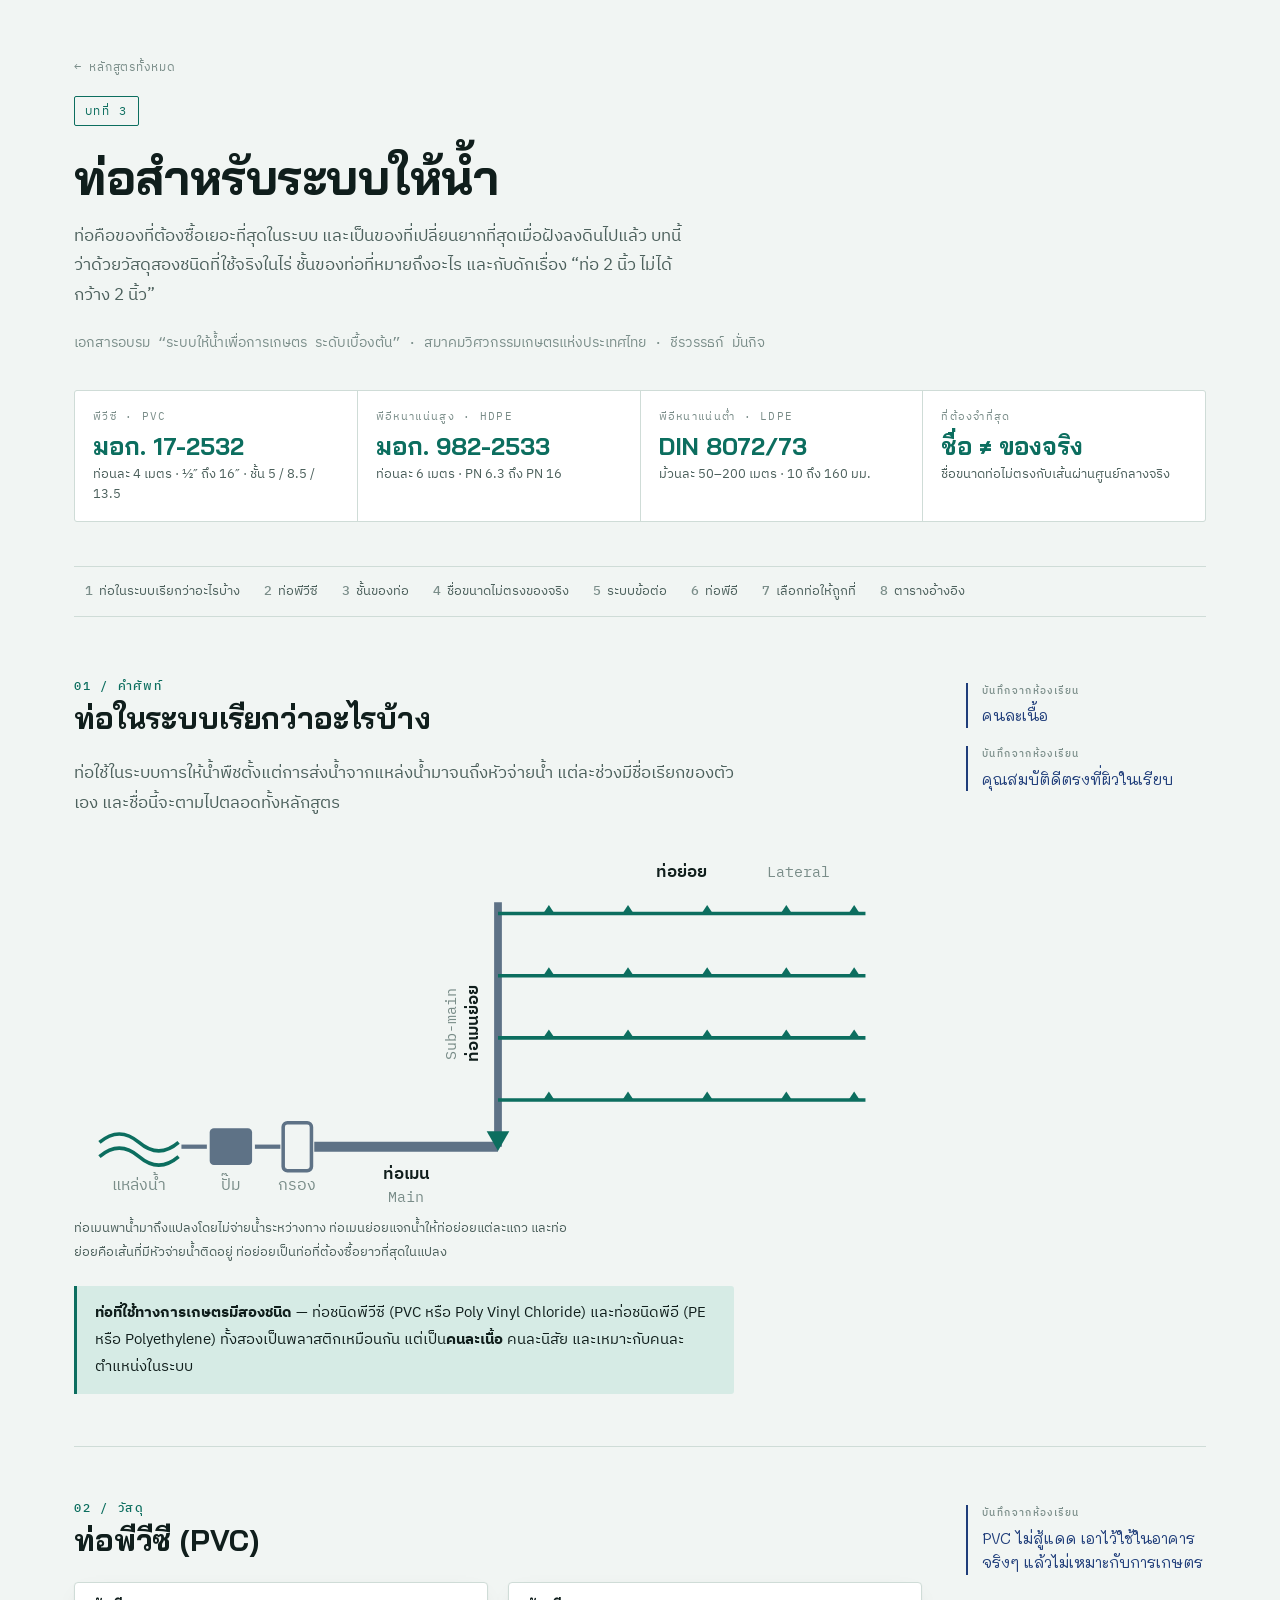
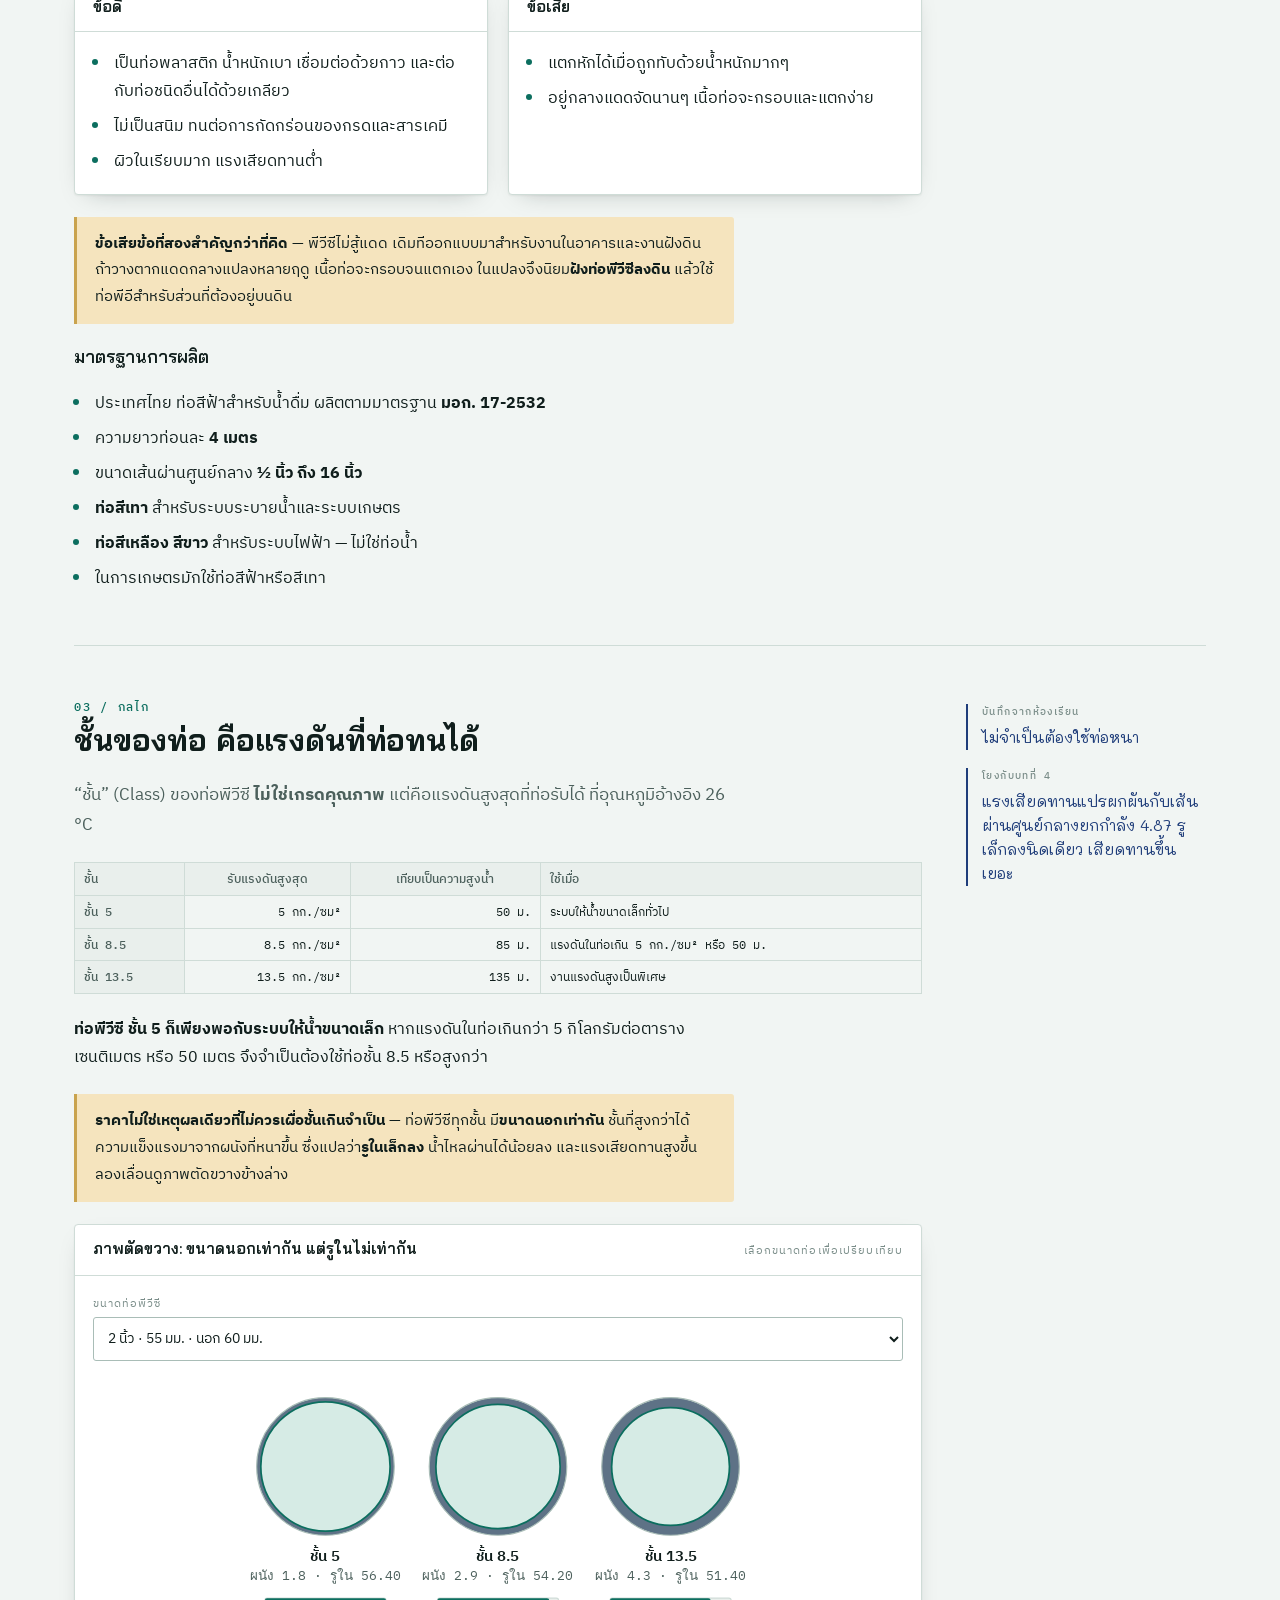
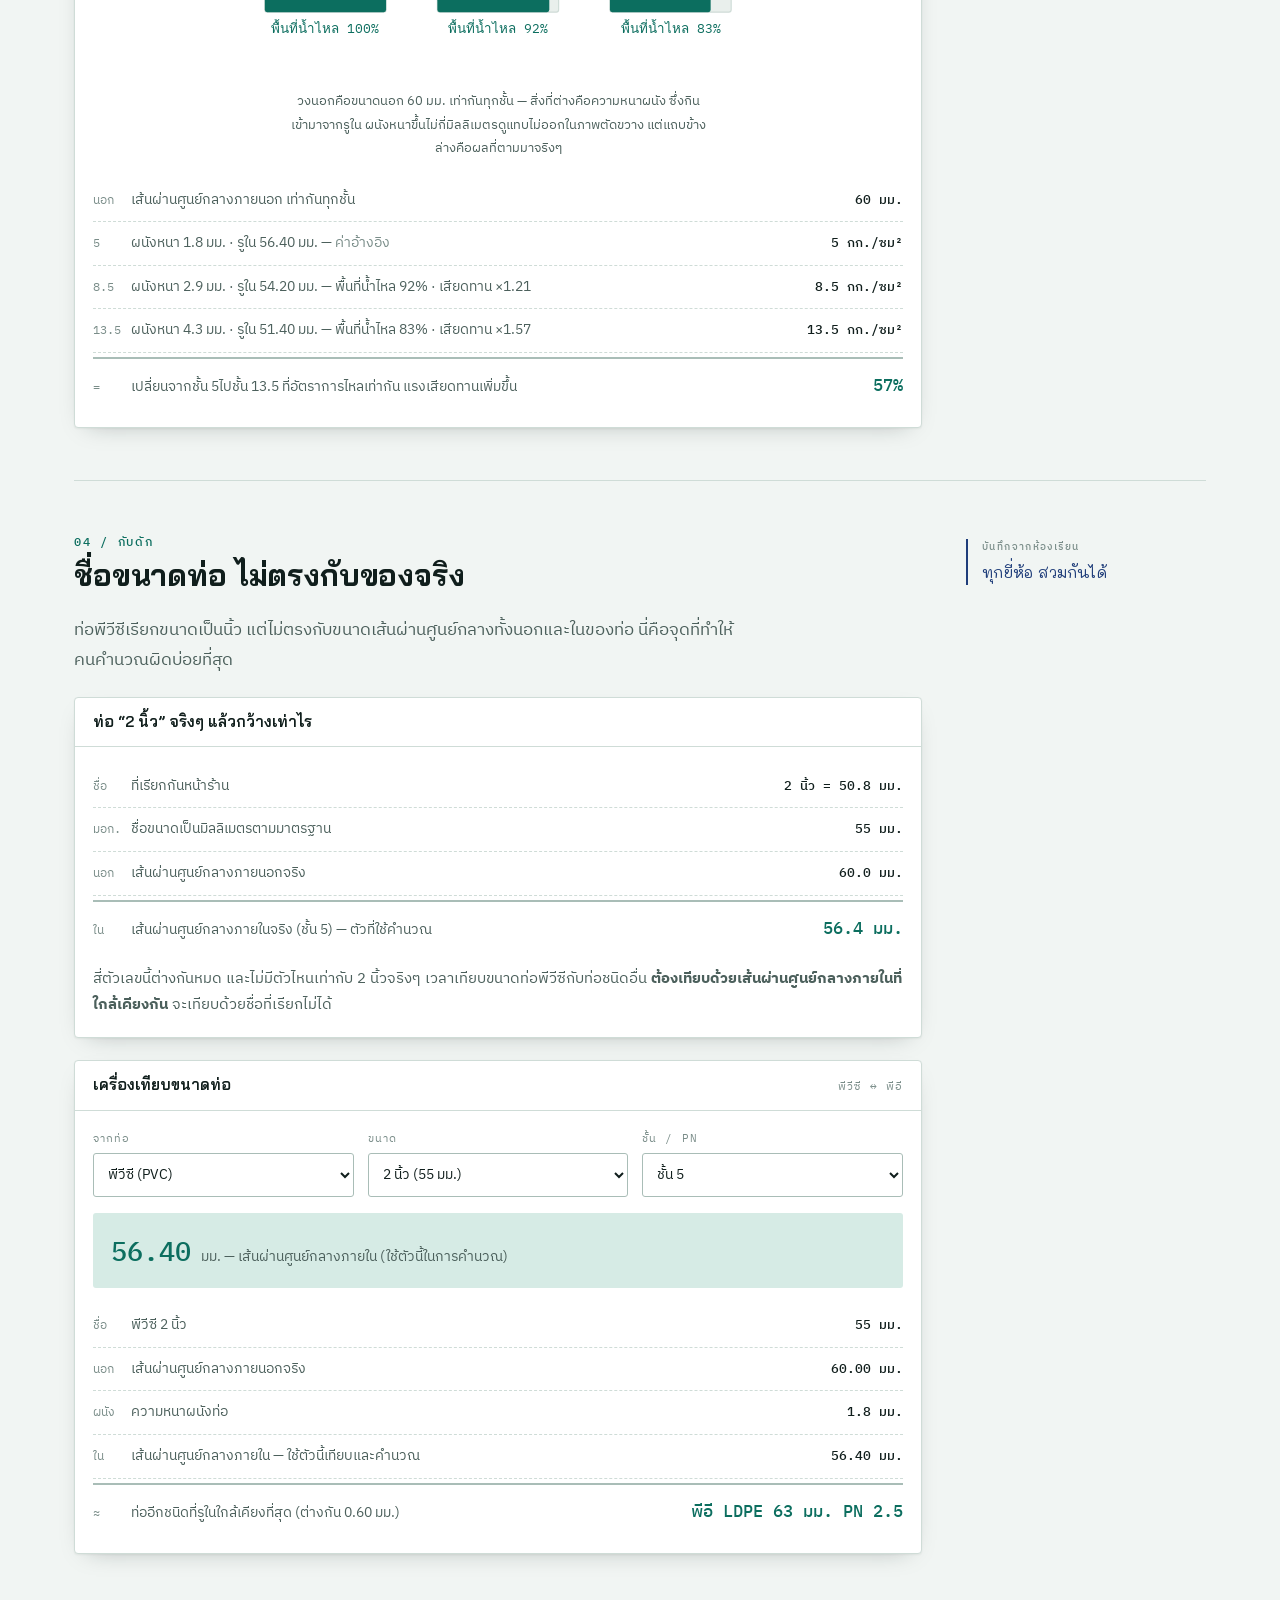
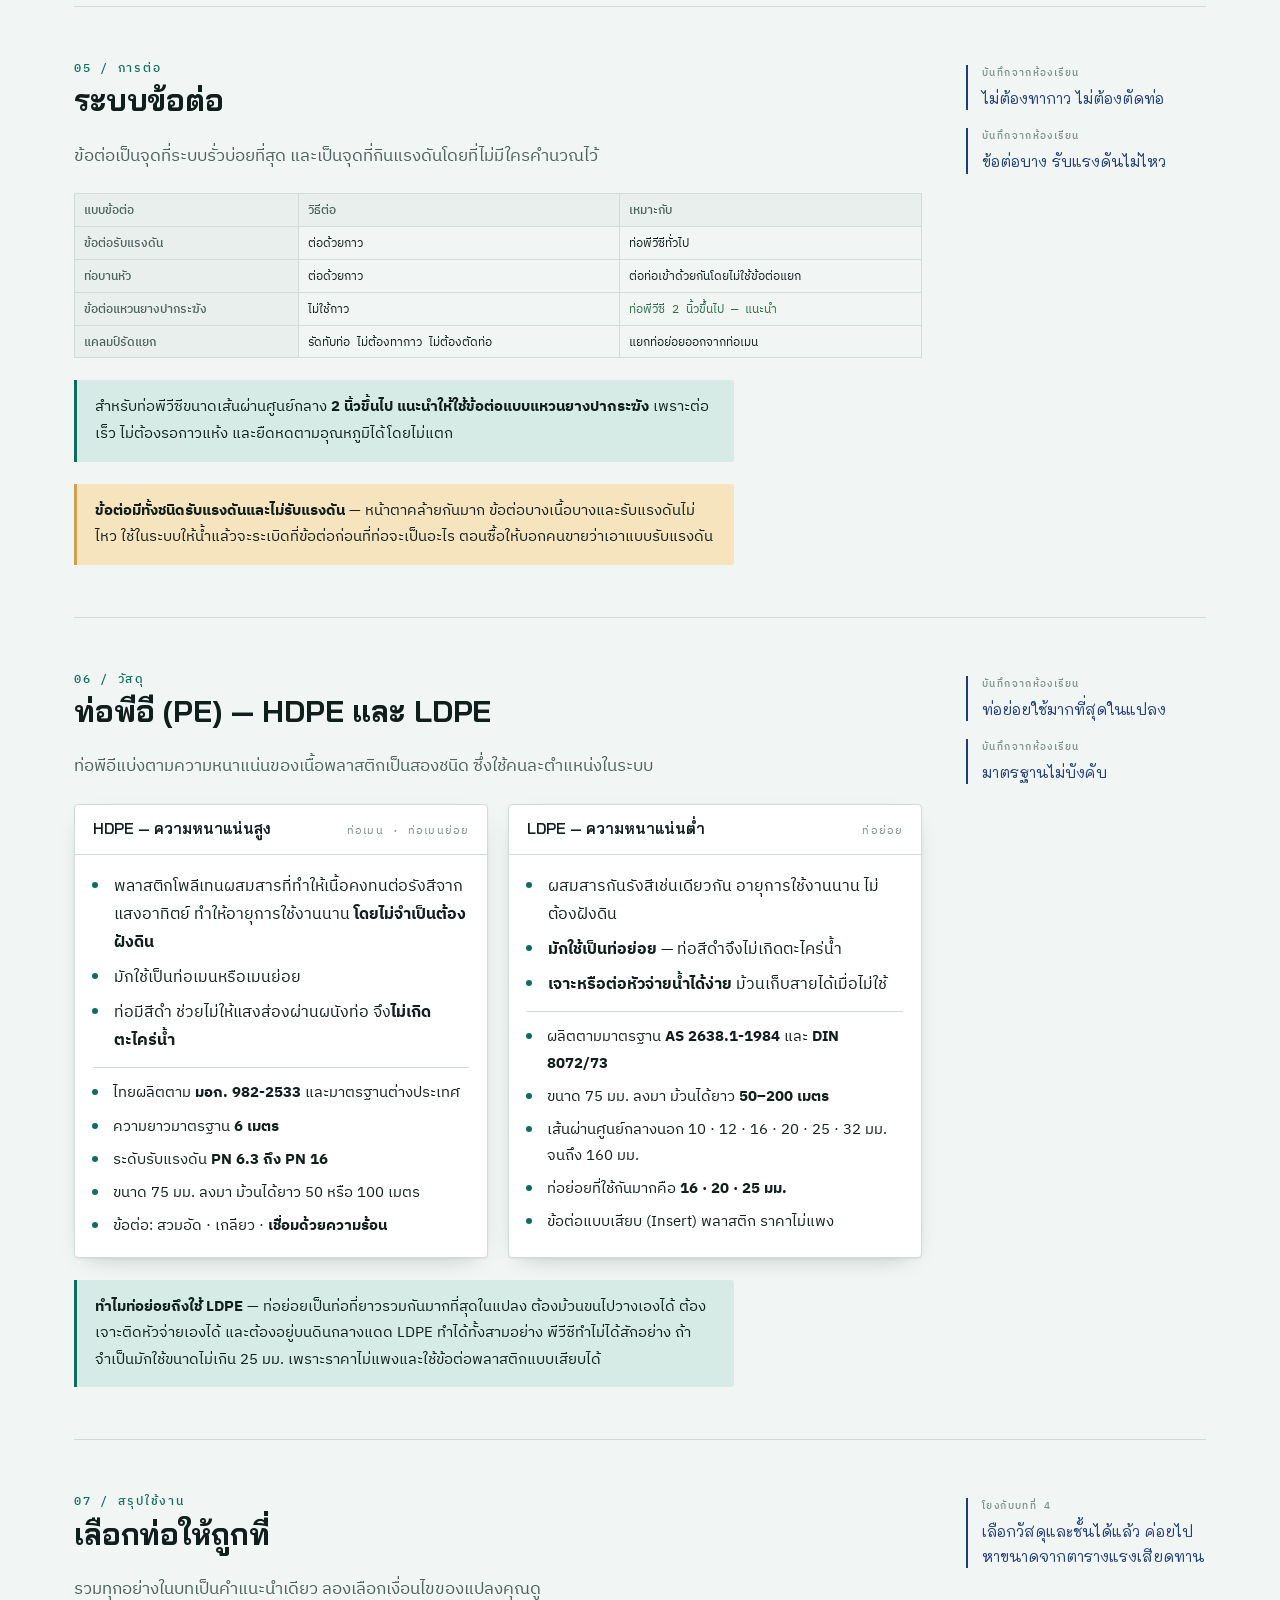
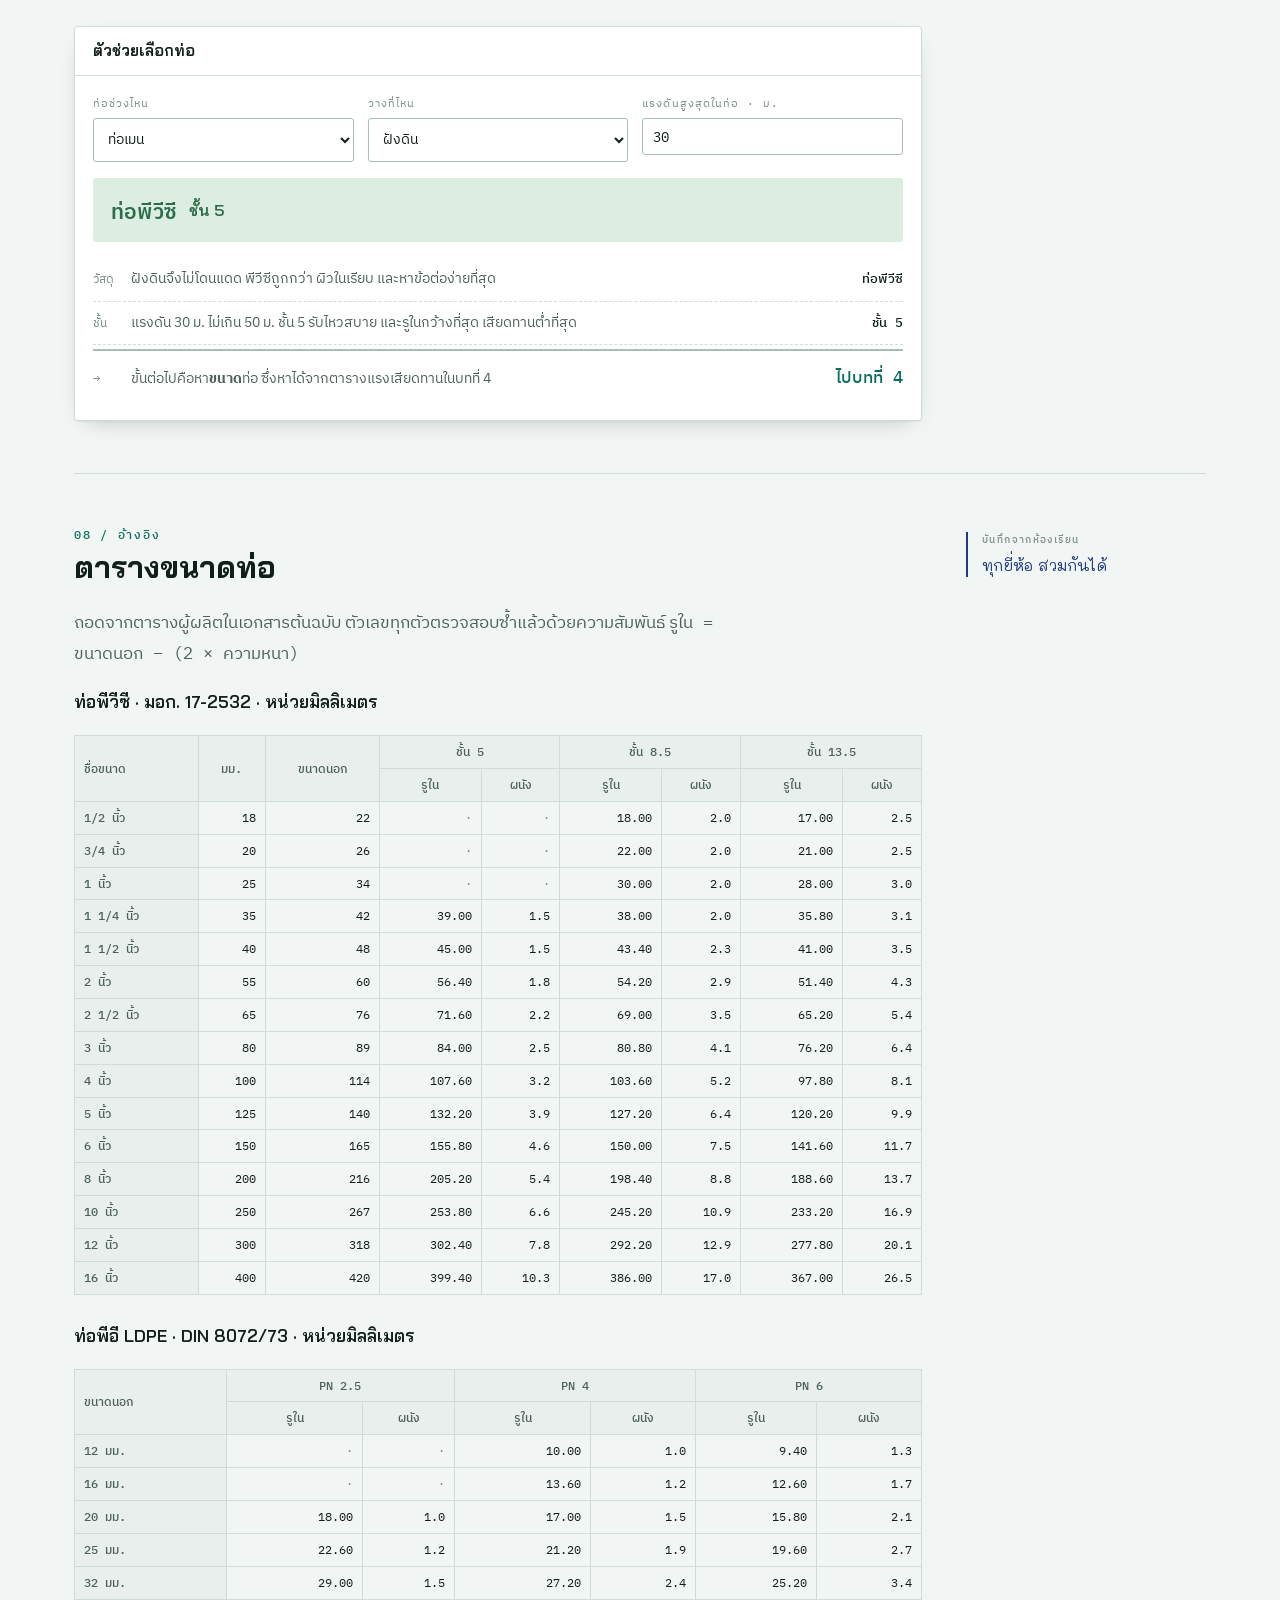
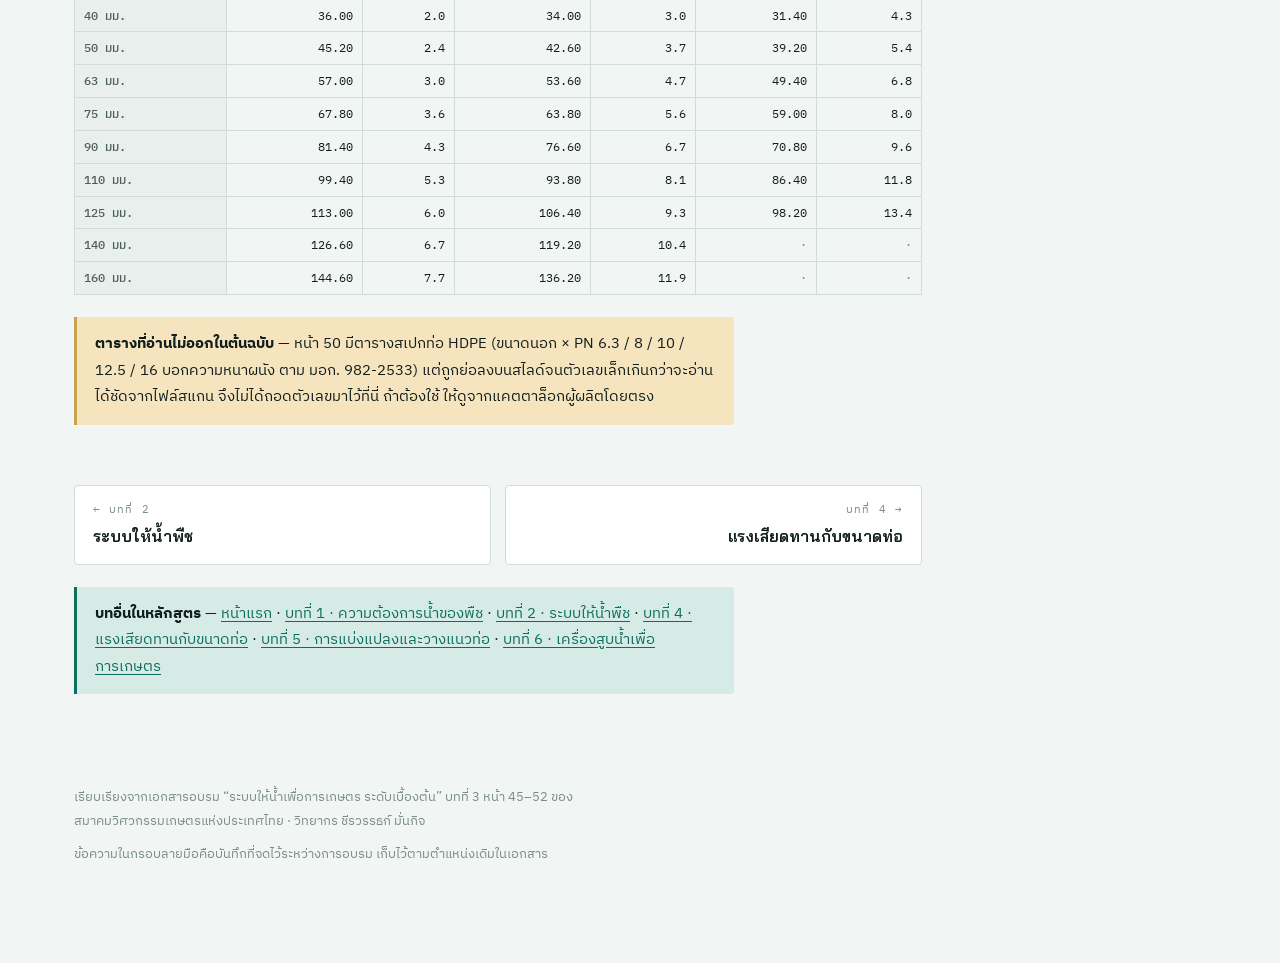
<file: ch3-pipes.html>
<!doctype html>
<html lang="th">
<head>
<meta charset="utf-8">
<meta name="viewport" content="width=device-width, initial-scale=1">
<title>ท่อสำหรับระบบให้น้ำ · บทที่ 3</title>
<meta name="description" content="บทที่ 3 ระบบให้น้ำเพื่อการเกษตร — ท่อพีวีซีและพีอี ชั้นของท่อ ชื่อขนาดกับขนาดจริง ระบบข้อต่อ และการเลือกท่อให้ถูกตำแหน่ง">
<link rel="icon" href="assets/favicon.svg" type="image/svg+xml">
<link rel="preconnect" href="https://fonts.googleapis.com">
<link rel="preconnect" href="https://fonts.gstatic.com" crossorigin>
<link rel="stylesheet" href="https://fonts.googleapis.com/css2?family=Bai+Jamjuree:wght@600;700&family=IBM+Plex+Mono:wght@400;500&family=IBM+Plex+Sans+Thai:wght@400;500;600&family=Mali:wght@400;500&display=swap">
<link rel="stylesheet" href="assets/style.css">
<style>
/* ── chapter-specific ── */
/* cross-section figure sits on the panel ground, not the page ground */
#xsFig figure svg{max-width:520px;margin-inline:auto}
#xsFig figcaption{text-align:center;max-width:52ch;margin-inline:auto}
</style>
</head>
<body>

<div class="wrap">
<header class="mast">
  <a class="home" href="./">← หลักสูตรทั้งหมด</a>
  <div class="ch">บทที่ 3</div>
  <h1><span class="nb">ท่อสำหรับระบบให้น้ำ</span></h1>
  <p class="sub">ท่อคือของที่ต้องซื้อเยอะที่สุดในระบบ และเป็นของที่เปลี่ยนยากที่สุดเมื่อฝังลงดินไปแล้ว
     บทนี้ว่าด้วยวัสดุสองชนิดที่ใช้จริงในไร่ ชั้นของท่อที่หมายถึงอะไร
     และกับดักเรื่อง “ท่อ 2 นิ้ว ไม่ได้กว้าง 2 นิ้ว”</p>
  <p class="by">เอกสารอบรม “ระบบให้น้ำเพื่อการเกษตร ระดับเบื้องต้น” · สมาคมวิศวกรรมเกษตรแห่งประเทศไทย · ชีรวรรธก์ มั่นกิจ</p>

  <dl class="rules">
    <div><dt>พีวีซี · PVC</dt><dd>มอก. 17-2532<small>ท่อนละ 4 เมตร · ½″ ถึง 16″ · ชั้น 5 / 8.5 / 13.5</small></dd></div>
    <div><dt>พีอีหนาแน่นสูง · HDPE</dt><dd>มอก. 982-2533<small>ท่อนละ 6 เมตร · PN 6.3 ถึง PN 16</small></dd></div>
    <div><dt>พีอีหนาแน่นต่ำ · LDPE</dt><dd>DIN 8072/73<small>ม้วนละ 50–200 เมตร · 10 ถึง 160 มม.</small></dd></div>
    <div><dt>ที่ต้องจำที่สุด</dt><dd>ชื่อ ≠ ของจริง<small>ชื่อขนาดท่อไม่ตรงกับเส้นผ่านศูนย์กลางจริง</small></dd></div>
  </dl>
</header>

<nav class="toc" aria-label="สารบัญ">
  <ol>
    <li><a href="#s1"><b>1</b>ท่อในระบบเรียกว่าอะไรบ้าง</a></li>
    <li><a href="#s2"><b>2</b>ท่อพีวีซี</a></li>
    <li><a href="#s3"><b>3</b>ชั้นของท่อ</a></li>
    <li><a href="#s4"><b>4</b>ชื่อขนาดไม่ตรงของจริง</a></li>
    <li><a href="#s5"><b>5</b>ระบบข้อต่อ</a></li>
    <li><a href="#s6"><b>6</b>ท่อพีอี</a></li>
    <li><a href="#s7"><b>7</b>เลือกท่อให้ถูกที่</a></li>
    <li><a href="#s8"><b>8</b>ตารางอ้างอิง</a></li>
  </ol>
</nav>

<!-- ══ 1 ══ -->
<section class="sec" id="s1">
  <div class="col">
    <h2><span class="n">01 / คำศัพท์</span>ท่อในระบบเรียกว่าอะไรบ้าง</h2>
    <p class="lead">ท่อใช้ในระบบการให้น้ำพืชตั้งแต่การส่งน้ำจากแหล่งน้ำมาจนถึงหัวจ่ายน้ำ
      แต่ละช่วงมีชื่อเรียกของตัวเอง และชื่อนี้จะตามไปตลอดทั้งหลักสูตร</p>

    <figure>
      <svg viewBox="0 0 600 260" role="img" aria-label="ผังระบบท่อจากแหล่งน้ำ ผ่านปั๊มและกรอง ไปท่อเมน ท่อเมนย่อย และท่อย่อยที่มีหัวจ่ายน้ำ">
        <defs>
          <marker id="c3ar" viewBox="0 0 10 8" refX="9" refY="4" markerWidth="8" markerHeight="6" orient="auto">
            <polygon points="0,0 10,4 0,8" fill="currentColor"/>
          </marker>
        </defs>
        <!-- source -->
        <path d="M18 214 q14 -12 28 0 q14 12 28 0" fill="none" stroke="var(--accent)" stroke-width="2.5"/>
        <path d="M18 224 q14 -12 28 0 q14 12 28 0" fill="none" stroke="var(--accent)" stroke-width="2.5"/>
        <text x="46" y="248" text-anchor="middle" font-family="IBM Plex Sans Thai, sans-serif" font-size="11.5" fill="var(--ink-3)">แหล่งน้ำ</text>
        <!-- pump + filter -->
        <rect x="96" y="204" width="30" height="26" rx="3" fill="var(--pvc)"/>
        <text x="111" y="248" text-anchor="middle" font-family="IBM Plex Sans Thai, sans-serif" font-size="11.5" fill="var(--ink-3)">ปั๊ม</text>
        <rect x="148" y="200" width="20" height="34" rx="3" fill="none" stroke="var(--pvc)" stroke-width="2.5"/>
        <text x="158" y="248" text-anchor="middle" font-family="IBM Plex Sans Thai, sans-serif" font-size="11.5" fill="var(--ink-3)">กรอง</text>
        <line x1="76" y1="217" x2="94" y2="217" stroke="var(--pvc)" stroke-width="3"/>
        <line x1="128" y1="217" x2="146" y2="217" stroke="var(--pvc)" stroke-width="3"/>
        <!-- main -->
        <line x1="170" y1="217" x2="300" y2="217" stroke="var(--pvc)" stroke-width="7"/>
        <text x="235" y="240" text-anchor="middle" font-family="IBM Plex Sans Thai, sans-serif" font-size="12" font-weight="600" fill="currentColor">ท่อเมน</text>
        <text x="235" y="256" text-anchor="middle" font-family="IBM Plex Mono, monospace" font-size="10.5" fill="var(--ink-3)">Main</text>
        <!-- submain -->
        <line x1="300" y1="217" x2="300" y2="44" stroke="var(--pvc)" stroke-width="5.5"/>
        <polygon points="292,206 308,206 300,220" fill="var(--accent)"/>
        <text x="286" y="130" text-anchor="middle" font-family="IBM Plex Sans Thai, sans-serif" font-size="12" font-weight="600" fill="currentColor" transform="rotate(-90 286 130)">ท่อเมนย่อย</text>
        <text x="270" y="130" text-anchor="middle" font-family="IBM Plex Mono, monospace" font-size="10.5" fill="var(--ink-3)" transform="rotate(-90 270 130)">Sub-main</text>
        <!-- laterals -->
        <g stroke="var(--accent)" stroke-width="2.5" fill="none">
          <line x1="300" y1="52" x2="560" y2="52"/><line x1="300" y1="96" x2="560" y2="96"/>
          <line x1="300" y1="140" x2="560" y2="140"/><line x1="300" y1="184" x2="560" y2="184"/>
        </g>
        <g fill="var(--accent)">
          <polygon points="336,46 340,52 332,52"/><polygon points="392,46 396,52 388,52"/><polygon points="448,46 452,52 444,52"/><polygon points="504,46 508,52 500,52"/><polygon points="552,46 556,52 548,52"/>
          <polygon points="336,90 340,96 332,96"/><polygon points="392,90 396,96 388,96"/><polygon points="448,90 452,96 444,96"/><polygon points="504,90 508,96 500,96"/><polygon points="552,90 556,96 548,96"/>
          <polygon points="336,134 340,140 332,140"/><polygon points="392,134 396,140 388,140"/><polygon points="448,134 452,140 444,140"/><polygon points="504,134 508,140 500,140"/><polygon points="552,134 556,140 548,140"/>
          <polygon points="336,178 340,184 332,184"/><polygon points="392,178 396,184 388,184"/><polygon points="448,178 452,184 444,184"/><polygon points="504,178 508,184 500,184"/><polygon points="552,178 556,184 548,184"/>
        </g>
        <text x="430" y="26" text-anchor="middle" font-family="IBM Plex Sans Thai, sans-serif" font-size="12" font-weight="600" fill="currentColor">ท่อย่อย</text>
        <text x="490" y="26" text-anchor="start" font-family="IBM Plex Mono, monospace" font-size="10.5" fill="var(--ink-3)">Lateral</text>
      </svg>
      <figcaption>ท่อเมนพาน้ำมาถึงแปลงโดยไม่จ่ายน้ำระหว่างทาง ท่อเมนย่อยแจกน้ำให้ท่อย่อยแต่ละแถว
        และท่อย่อยคือเส้นที่มีหัวจ่ายน้ำติดอยู่ ท่อย่อยเป็นท่อที่ต้องซื้อยาวที่สุดในแปลง</figcaption>
    </figure>

    <div class="callout">
      <p><strong>ท่อที่ใช้ทางการเกษตรมีสองชนิด</strong> — ท่อชนิดพีวีซี (PVC หรือ Poly Vinyl Chloride)
        และท่อชนิดพีอี (PE หรือ Polyethylene) ทั้งสองเป็นพลาสติกเหมือนกัน แต่เป็น<strong>คนละเนื้อ</strong>
        คนละนิสัย และเหมาะกับคนละตำแหน่งในระบบ</p>
    </div>
  </div>
  <aside class="rail">
    <p class="note"><b>บันทึกจากห้องเรียน</b>คนละเนื้อ</p>
    <p class="note"><b>บันทึกจากห้องเรียน</b>คุณสมบัติดีตรงที่ผิวในเรียบ</p>
  </aside>
</section>

<!-- ══ 2 ══ -->
<section class="sec" id="s2">
  <div class="col">
    <h2><span class="n">02 / วัสดุ</span>ท่อพีวีซี (PVC)</h2>

    <div class="sbs">
      <div class="panel">
        <div class="panel-h"><h3>ข้อดี</h3></div>
        <div class="panel-b"><ul class="plain">
          <li>เป็นท่อพลาสติก น้ำหนักเบา เชื่อมต่อด้วยกาว และต่อกับท่อชนิดอื่นได้ด้วยเกลียว</li>
          <li>ไม่เป็นสนิม ทนต่อการกัดกร่อนของกรดและสารเคมี</li>
          <li>ผิวในเรียบมาก แรงเสียดทานต่ำ</li>
        </ul></div>
      </div>
      <div class="panel">
        <div class="panel-h"><h3>ข้อเสีย</h3></div>
        <div class="panel-b"><ul class="plain">
          <li>แตกหักได้เมื่อถูกทับด้วยน้ำหนักมากๆ</li>
          <li>อยู่กลางแดดจัดนานๆ เนื้อท่อจะกรอบและแตกง่าย</li>
        </ul></div>
      </div>
    </div>

    <div class="callout warn">
      <p><strong>ข้อเสียข้อที่สองสำคัญกว่าที่คิด</strong> — พีวีซีไม่สู้แดด เดิมทีออกแบบมาสำหรับงานในอาคารและงานฝังดิน
        ถ้าวางตากแดดกลางแปลงหลายฤดู เนื้อท่อจะกรอบจนแตกเอง
        ในแปลงจึงนิยม<strong>ฝังท่อพีวีซีลงดิน</strong> แล้วใช้ท่อพีอีสำหรับส่วนที่ต้องอยู่บนดิน</p>
    </div>

    <h3>มาตรฐานการผลิต</h3>
    <ul class="plain">
      <li>ประเทศไทย ท่อสีฟ้าสำหรับน้ำดื่ม ผลิตตามมาตรฐาน <strong>มอก. 17-2532</strong></li>
      <li>ความยาวท่อนละ <strong>4 เมตร</strong></li>
      <li>ขนาดเส้นผ่านศูนย์กลาง <strong>½ นิ้ว ถึง 16 นิ้ว</strong></li>
      <li><strong>ท่อสีเทา</strong> สำหรับระบบระบายน้ำและระบบเกษตร</li>
      <li><strong>ท่อสีเหลือง สีขาว</strong> สำหรับระบบไฟฟ้า — ไม่ใช่ท่อน้ำ</li>
      <li>ในการเกษตรมักใช้ท่อสีฟ้าหรือสีเทา</li>
    </ul>
  </div>
  <aside class="rail">
    <p class="note"><b>บันทึกจากห้องเรียน</b>PVC ไม่สู้แดด เอาไว้ใช้ในอาคาร<br>จริงๆ แล้วไม่เหมาะกับการเกษตร</p>
  </aside>
</section>

<!-- ══ 3 ══ -->
<section class="sec" id="s3">
  <div class="col">
    <h2><span class="n">03 / กลไก</span>ชั้นของท่อ คือแรงดันที่ท่อทนได้</h2>
    <p class="lead">“ชั้น” (Class) ของท่อพีวีซี <strong>ไม่ใช่เกรดคุณภาพ</strong>
      แต่คือแรงดันสูงสุดที่ท่อรับได้ ที่อุณหภูมิอ้างอิง 26 °C</p>

    <div class="tscroll">
      <table class="data" style="min-width:460px">
        <thead><tr><th style="text-align:start">ชั้น</th><th>รับแรงดันสูงสุด</th><th>เทียบเป็นความสูงน้ำ</th><th style="text-align:start">ใช้เมื่อ</th></tr></thead>
        <tbody>
          <tr><th style="text-align:start">ชั้น 5</th><td>5 กก./ซม²</td><td>50 ม.</td><td style="text-align:start">ระบบให้น้ำขนาดเล็กทั่วไป</td></tr>
          <tr><th style="text-align:start">ชั้น 8.5</th><td>8.5 กก./ซม²</td><td>85 ม.</td><td style="text-align:start">แรงดันในท่อเกิน 5 กก./ซม² หรือ 50 ม.</td></tr>
          <tr><th style="text-align:start">ชั้น 13.5</th><td>13.5 กก./ซม²</td><td>135 ม.</td><td style="text-align:start">งานแรงดันสูงเป็นพิเศษ</td></tr>
        </tbody>
      </table>
    </div>

    <p class="body"><strong>ท่อพีวีซี ชั้น 5 ก็เพียงพอกับระบบให้น้ำขนาดเล็ก</strong>
      หากแรงดันในท่อเกินกว่า 5 กิโลกรัมต่อตารางเซนติเมตร หรือ 50 เมตร จึงจำเป็นต้องใช้ท่อชั้น 8.5 หรือสูงกว่า</p>

    <div class="callout warn">
      <p><strong>ราคาไม่ใช่เหตุผลเดียวที่ไม่ควรเผื่อชั้นเกินจำเป็น</strong> — ท่อพีวีซีทุกชั้น
        มี<strong>ขนาดนอกเท่ากัน</strong> ชั้นที่สูงกว่าได้ความแข็งแรงมาจากผนังที่หนาขึ้น
        ซึ่งแปลว่า<strong>รูในเล็กลง</strong> น้ำไหลผ่านได้น้อยลง และแรงเสียดทานสูงขึ้น
        ลองเลื่อนดูภาพตัดขวางข้างล่าง</p>
    </div>

    <div class="panel">
      <div class="panel-h"><h3>ภาพตัดขวาง: ขนาดนอกเท่ากัน แต่รูในไม่เท่ากัน</h3><span>เลือกขนาดท่อเพื่อเปรียบเทียบ</span></div>
      <div class="panel-b" style="display:flex;flex-direction:column;gap:18px">
        <div class="ctrls" style="grid-template-columns:minmax(180px,1fr)">
          <div class="fld">
            <label for="xsSize">ขนาดท่อพีวีซี</label>
            <select id="xsSize"></select>
          </div>
        </div>
        <div id="xsFig"></div>
        <div class="steps" id="xsSteps"></div>
      </div>
    </div>
  </div>
  <aside class="rail">
    <p class="note"><b>บันทึกจากห้องเรียน</b>ไม่จำเป็นต้องใช้ท่อหนา</p>
    <p class="note"><b>โยงกับบทที่ 4</b>แรงเสียดทานแปรผกผันกับเส้นผ่านศูนย์กลางยกกำลัง 4.87 รูเล็กลงนิดเดียว เสียดทานขึ้นเยอะ</p>
  </aside>
</section>

<!-- ══ 4 ══ -->
<section class="sec" id="s4">
  <div class="col">
    <h2><span class="n">04 / กับดัก</span>ชื่อขนาดท่อ ไม่ตรงกับของจริง</h2>
    <p class="lead">ท่อพีวีซีเรียกขนาดเป็นนิ้ว แต่ไม่ตรงกับขนาดเส้นผ่านศูนย์กลางทั้งนอกและในของท่อ
      นี่คือจุดที่ทำให้คนคำนวณผิดบ่อยที่สุด</p>

    <div class="panel">
      <div class="panel-h"><h3>ท่อ “2 นิ้ว” จริงๆ แล้วกว้างเท่าไร</h3></div>
      <div class="panel-b">
        <div class="steps">
          <div class="st"><span class="k">ชื่อ</span><span class="d">ที่เรียกกันหน้าร้าน</span><span class="v">2 นิ้ว = 50.8 มม.</span></div>
          <div class="st"><span class="k">มอก.</span><span class="d">ชื่อขนาดเป็นมิลลิเมตรตามมาตรฐาน</span><span class="v">55 มม.</span></div>
          <div class="st"><span class="k">นอก</span><span class="d">เส้นผ่านศูนย์กลางภายนอกจริง</span><span class="v">60.0 มม.</span></div>
          <div class="st tot"><span class="k">ใน</span><span class="d">เส้นผ่านศูนย์กลางภายในจริง (ชั้น 5) — ตัวที่ใช้คำนวณ</span><span class="v">56.4 มม.</span></div>
        </div>
        <p style="margin-top:14px;font-size:.94rem;color:var(--ink-2)">
          สี่ตัวเลขนี้ต่างกันหมด และไม่มีตัวไหนเท่ากับ 2 นิ้วจริงๆ
          เวลาเทียบขนาดท่อพีวีซีกับท่อชนิดอื่น <strong>ต้องเทียบด้วยเส้นผ่านศูนย์กลางภายในที่ใกล้เคียงกัน</strong>
          จะเทียบด้วยชื่อที่เรียกไม่ได้</p>
      </div>
    </div>

    <div class="panel">
      <div class="panel-h"><h3>เครื่องเทียบขนาดท่อ</h3><span>พีวีซี ↔ พีอี</span></div>
      <div class="panel-b" style="display:flex;flex-direction:column;gap:16px">
        <div class="ctrls">
          <div class="fld"><label for="cvFrom">จากท่อ</label>
            <select id="cvFrom"><option value="pvc">พีวีซี (PVC)</option><option value="ldpe">พีอี LDPE</option></select></div>
          <div class="fld"><label for="cvSize">ขนาด</label><select id="cvSize"></select></div>
          <div class="fld"><label for="cvClass">ชั้น / PN</label><select id="cvClass"></select></div>
        </div>
        <div class="res">
          <span class="num" id="cvID">—</span>
          <span class="lbl">มม. &mdash; เส้นผ่านศูนย์กลางภายใน (ใช้ตัวนี้ในการคำนวณ)</span>
        </div>
        <div class="steps" id="cvOut"></div>
      </div>
    </div>
  </div>
  <aside class="rail">
    <p class="note"><b>บันทึกจากห้องเรียน</b>ทุกยี่ห้อ สวมกันได้</p>
  </aside>
</section>

<!-- ══ 5 ══ -->
<section class="sec" id="s5">
  <div class="col">
    <h2><span class="n">05 / การต่อ</span>ระบบข้อต่อ</h2>
    <p class="lead">ข้อต่อเป็นจุดที่ระบบรั่วบ่อยที่สุด และเป็นจุดที่กินแรงดันโดยที่ไม่มีใครคำนวณไว้</p>

    <div class="tscroll">
      <table class="data" style="min-width:560px">
        <thead><tr><th style="text-align:start">แบบข้อต่อ</th><th style="text-align:start">วิธีต่อ</th><th style="text-align:start">เหมาะกับ</th></tr></thead>
        <tbody>
          <tr><th style="text-align:start">ข้อต่อรับแรงดัน</th><td style="text-align:start">ต่อด้วยกาว</td><td style="text-align:start">ท่อพีวีซีทั่วไป</td></tr>
          <tr><th style="text-align:start">ท่อบานหัว</th><td style="text-align:start">ต่อด้วยกาว</td><td style="text-align:start">ต่อท่อเข้าด้วยกันโดยไม่ใช้ข้อต่อแยก</td></tr>
          <tr><th style="text-align:start">ข้อต่อแหวนยางปากระฆัง</th><td style="text-align:start">ไม่ใช้กาว</td><td style="text-align:start; color:var(--pass)">ท่อพีวีซี 2 นิ้วขึ้นไป — แนะนำ</td></tr>
          <tr><th style="text-align:start">แคลมป์รัดแยก</th><td style="text-align:start">รัดทับท่อ ไม่ต้องทากาว ไม่ต้องตัดท่อ</td><td style="text-align:start">แยกท่อย่อยออกจากท่อเมน</td></tr>
        </tbody>
      </table>
    </div>

    <div class="callout">
      <p>สำหรับท่อพีวีซีขนาดเส้นผ่านศูนย์กลาง <strong>2 นิ้วขึ้นไป แนะนำให้ใช้ข้อต่อแบบแหวนยางปากระฆัง</strong>
        เพราะต่อเร็ว ไม่ต้องรอกาวแห้ง และยืดหดตามอุณหภูมิได้โดยไม่แตก</p>
    </div>

    <div class="callout warn">
      <p><strong>ข้อต่อมีทั้งชนิดรับแรงดันและไม่รับแรงดัน</strong> — หน้าตาคล้ายกันมาก
        ข้อต่อบางเนื้อบางและรับแรงดันไม่ไหว ใช้ในระบบให้น้ำแล้วจะระเบิดที่ข้อต่อก่อนที่ท่อจะเป็นอะไร
        ตอนซื้อให้บอกคนขายว่าเอาแบบรับแรงดัน</p>
    </div>
  </div>
  <aside class="rail">
    <p class="note"><b>บันทึกจากห้องเรียน</b>ไม่ต้องทากาว ไม่ต้องตัดท่อ</p>
    <p class="note"><b>บันทึกจากห้องเรียน</b>ข้อต่อบาง รับแรงดันไม่ไหว</p>
  </aside>
</section>

<!-- ══ 6 ══ -->
<section class="sec" id="s6">
  <div class="col">
    <h2><span class="n">06 / วัสดุ</span>ท่อพีอี (PE) — HDPE และ LDPE</h2>
    <p class="lead">ท่อพีอีแบ่งตามความหนาแน่นของเนื้อพลาสติกเป็นสองชนิด ซึ่งใช้คนละตำแหน่งในระบบ</p>

    <div class="sbs">
      <div class="panel">
        <div class="panel-h"><h3>HDPE — ความหนาแน่นสูง</h3><span>ท่อเมน · ท่อเมนย่อย</span></div>
        <div class="panel-b" style="display:flex;flex-direction:column;gap:12px">
          <ul class="plain">
            <li>พลาสติกโพลีเทนผสมสารที่ทำให้เนื้อคงทนต่อรังสีจากแสงอาทิตย์
              ทำให้อายุการใช้งานนาน <strong>โดยไม่จำเป็นต้องฝังดิน</strong></li>
            <li>มักใช้เป็นท่อเมนหรือเมนย่อย</li>
            <li>ท่อมีสีดำ ช่วยไม่ให้แสงส่องผ่านผนังท่อ จึง<strong>ไม่เกิดตะไคร่น้ำ</strong></li>
          </ul>
          <div style="border-top:1px solid var(--rule);padding-top:12px">
            <ul class="plain" style="font-size:.93rem">
              <li>ไทยผลิตตาม <strong>มอก. 982-2533</strong> และมาตรฐานต่างประเทศ</li>
              <li>ความยาวมาตรฐาน <strong>6 เมตร</strong></li>
              <li>ระดับรับแรงดัน <strong>PN 6.3 ถึง PN 16</strong></li>
              <li>ขนาด 75 มม. ลงมา ม้วนได้ยาว 50 หรือ 100 เมตร</li>
              <li>ข้อต่อ: สวมอัด · เกลียว · <strong>เชื่อมด้วยความร้อน</strong></li>
            </ul>
          </div>
        </div>
      </div>

      <div class="panel">
        <div class="panel-h"><h3>LDPE — ความหนาแน่นต่ำ</h3><span>ท่อย่อย</span></div>
        <div class="panel-b" style="display:flex;flex-direction:column;gap:12px">
          <ul class="plain">
            <li>ผสมสารกันรังสีเช่นเดียวกัน อายุการใช้งานนาน ไม่ต้องฝังดิน</li>
            <li><strong>มักใช้เป็นท่อย่อย</strong> — ท่อสีดำจึงไม่เกิดตะไคร่น้ำ</li>
            <li><strong>เจาะหรือต่อหัวจ่ายน้ำได้ง่าย</strong> ม้วนเก็บสายได้เมื่อไม่ใช้</li>
          </ul>
          <div style="border-top:1px solid var(--rule);padding-top:12px">
            <ul class="plain" style="font-size:.93rem">
              <li>ผลิตตามมาตรฐาน <strong>AS 2638.1-1984</strong> และ <strong>DIN 8072/73</strong></li>
              <li>ขนาด 75 มม. ลงมา ม้วนได้ยาว <strong>50–200 เมตร</strong></li>
              <li>เส้นผ่านศูนย์กลางนอก 10 · 12 · 16 · 20 · 25 · 32 มม. จนถึง 160 มม.</li>
              <li>ท่อย่อยที่ใช้กันมากคือ <strong>16 · 20 · 25 มม.</strong></li>
              <li>ข้อต่อแบบเสียบ (Insert) พลาสติก ราคาไม่แพง</li>
            </ul>
          </div>
        </div>
      </div>
    </div>

    <div class="callout">
      <p><strong>ทำไมท่อย่อยถึงใช้ LDPE</strong> — ท่อย่อยเป็นท่อที่ยาวรวมกันมากที่สุดในแปลง
        ต้องม้วนขนไปวางเองได้ ต้องเจาะติดหัวจ่ายเองได้ และต้องอยู่บนดินกลางแดด
        LDPE ทำได้ทั้งสามอย่าง พีวีซีทำไม่ได้สักอย่าง
        ถ้าจำเป็นมักใช้ขนาดไม่เกิน 25 มม. เพราะราคาไม่แพงและใช้ข้อต่อพลาสติกแบบเสียบได้</p>
    </div>
  </div>
  <aside class="rail">
    <p class="note"><b>บันทึกจากห้องเรียน</b>ท่อย่อยใช้มากที่สุดในแปลง</p>
    <p class="note"><b>บันทึกจากห้องเรียน</b>มาตรฐานไม่บังคับ</p>
  </aside>
</section>

<!-- ══ 7 ══ -->
<section class="sec" id="s7">
  <div class="col">
    <h2><span class="n">07 / สรุปใช้งาน</span>เลือกท่อให้ถูกที่</h2>
    <p class="lead">รวมทุกอย่างในบทเป็นคำแนะนำเดียว ลองเลือกเงื่อนไขของแปลงคุณดู</p>

    <div class="panel">
      <div class="panel-h"><h3>ตัวช่วยเลือกท่อ</h3></div>
      <div class="panel-b" style="display:flex;flex-direction:column;gap:16px">
        <div class="ctrls">
          <div class="fld"><label for="pkRole">ท่อช่วงไหน</label>
            <select id="pkRole">
              <option value="main">ท่อเมน</option>
              <option value="sub">ท่อเมนย่อย</option>
              <option value="lat">ท่อย่อย (มีหัวจ่าย)</option>
            </select></div>
          <div class="fld"><label for="pkPlace">วางที่ไหน</label>
            <select id="pkPlace">
              <option value="bury">ฝังดิน</option>
              <option value="sun">วางบนดิน ตากแดด</option>
            </select></div>
          <div class="fld"><label for="pkH">แรงดันสูงสุดในท่อ · ม.</label>
            <input id="pkH" type="number" value="30" min="0" step="5"></div>
        </div>
        <div id="pkOut"></div>
      </div>
    </div>
  </div>
  <aside class="rail">
    <p class="note"><b>โยงกับบทที่ 4</b>เลือกวัสดุและชั้นได้แล้ว ค่อยไปหาขนาดจากตารางแรงเสียดทาน</p>
  </aside>
</section>

<!-- ══ 8 ══ -->
<section class="sec" id="s8" style="border-bottom:0">
  <div class="col">
    <h2><span class="n">08 / อ้างอิง</span>ตารางขนาดท่อ</h2>
    <p class="lead">ถอดจากตารางผู้ผลิตในเอกสารต้นฉบับ ตัวเลขทุกตัวตรวจสอบซ้ำแล้วด้วยความสัมพันธ์
      <span class="mono">รูใน = ขนาดนอก − (2 × ความหนา)</span></p>

    <h3>ท่อพีวีซี · มอก. 17-2532 · หน่วยมิลลิเมตร</h3>
    <div id="tabPVC"></div>

    <h3 style="margin-top:8px">ท่อพีอี LDPE · DIN 8072/73 · หน่วยมิลลิเมตร</h3>
    <div id="tabLDPE"></div>

    <div class="callout warn">
      <p><strong>ตารางที่อ่านไม่ออกในต้นฉบับ</strong> — หน้า 50 มีตารางสเปกท่อ HDPE
        (ขนาดนอก × PN 6.3 / 8 / 10 / 12.5 / 16 บอกความหนาผนัง ตาม มอก. 982-2533)
        แต่ถูกย่อลงบนสไลด์จนตัวเลขเล็กเกินกว่าจะอ่านได้ชัดจากไฟล์สแกน
        จึงไม่ได้ถอดตัวเลขมาไว้ที่นี่ ถ้าต้องใช้ ให้ดูจากแคตตาล็อกผู้ผลิตโดยตรง</p>
    </div>
  </div>
  <aside class="rail">
    <p class="note"><b>บันทึกจากห้องเรียน</b>ทุกยี่ห้อ สวมกันได้</p>
  </aside>
</section>

<section class="sec" style="border-bottom:0;padding-top:0">
  <div class="col">
    <nav class="pager" aria-label="บทก่อนหน้าและบทถัดไป">
      <a class="prev" href="ch2-systems.html"><small>← บทที่ 2</small><span>ระบบให้น้ำพืช</span></a>
      <a class="next" href="ch4-friction.html"><small>บทที่ 4 →</small><span>แรงเสียดทานกับขนาดท่อ</span></a>
    </nav>
    <div class="callout">
      <p><strong>บทอื่นในหลักสูตร</strong> — <a href="./">หน้าแรก</a> ·
        <a href="ch1-water-need.html">บทที่ 1 · ความต้องการน้ำของพืช</a> ·
        <a href="ch2-systems.html">บทที่ 2 · ระบบให้น้ำพืช</a> ·
        <a href="ch4-friction.html">บทที่ 4 · แรงเสียดทานกับขนาดท่อ</a> ·
        <a href="ch5-layout.html">บทที่ 5 · การแบ่งแปลงและวางแนวท่อ</a> ·
        <a href="ch6-pumps.html">บทที่ 6 · เครื่องสูบน้ำเพื่อการเกษตร</a></p>
    </div>
  </div>
  <aside class="rail"></aside>
</section>

<footer class="end">
  <p>เรียบเรียงจากเอกสารอบรม “ระบบให้น้ำเพื่อการเกษตร ระดับเบื้องต้น” บทที่ 3 หน้า 45–52
     ของสมาคมวิศวกรรมเกษตรแห่งประเทศไทย · วิทยากร ชีรวรรธก์ มั่นกิจ</p>
  <p>ข้อความในกรอบลายมือคือบันทึกที่จดไว้ระหว่างการอบรม เก็บไว้ตามตำแหน่งเดิมในเอกสาร</p>
</footer>
</div>

<script>
/* ═════ data ═════ */
/* ท่อพีวีซี · มอก. 17-2532 — ทุกค่าเป็นมิลลิเมตร
   ตรวจสอบแล้ว: รูใน = ขนาดนอก − 2 × ความหนา ทุกแถว */
const PVC = [
  {nom:18,  inch:'1/2',  od:22,  c5:null,            c85:{id:18.00,t:2.0},  c135:{id:17.00,t:2.5}},
  {nom:20,  inch:'3/4',  od:26,  c5:null,            c85:{id:22.00,t:2.0},  c135:{id:21.00,t:2.5}},
  {nom:25,  inch:'1',    od:34,  c5:null,            c85:{id:30.00,t:2.0},  c135:{id:28.00,t:3.0}},
  {nom:35,  inch:'1 1/4',od:42,  c5:{id:39.00,t:1.5},c85:{id:38.00,t:2.0},  c135:{id:35.80,t:3.1}},
  {nom:40,  inch:'1 1/2',od:48,  c5:{id:45.00,t:1.5},c85:{id:43.40,t:2.3},  c135:{id:41.00,t:3.5}},
  {nom:55,  inch:'2',    od:60,  c5:{id:56.40,t:1.8},c85:{id:54.20,t:2.9},  c135:{id:51.40,t:4.3}},
  {nom:65,  inch:'2 1/2',od:76,  c5:{id:71.60,t:2.2},c85:{id:69.00,t:3.5},  c135:{id:65.20,t:5.4}},
  {nom:80,  inch:'3',    od:89,  c5:{id:84.00,t:2.5},c85:{id:80.80,t:4.1},  c135:{id:76.20,t:6.4}},
  {nom:100, inch:'4',    od:114, c5:{id:107.60,t:3.2},c85:{id:103.60,t:5.2},c135:{id:97.80,t:8.1}},
  {nom:125, inch:'5',    od:140, c5:{id:132.20,t:3.9},c85:{id:127.20,t:6.4},c135:{id:120.20,t:9.9}},
  {nom:150, inch:'6',    od:165, c5:{id:155.80,t:4.6},c85:{id:150.00,t:7.5},c135:{id:141.60,t:11.7}},
  {nom:200, inch:'8',    od:216, c5:{id:205.20,t:5.4},c85:{id:198.40,t:8.8},c135:{id:188.60,t:13.7}},
  {nom:250, inch:'10',   od:267, c5:{id:253.80,t:6.6},c85:{id:245.20,t:10.9},c135:{id:233.20,t:16.9}},
  {nom:300, inch:'12',   od:318, c5:{id:302.40,t:7.8},c85:{id:292.20,t:12.9},c135:{id:277.80,t:20.1}},
  {nom:400, inch:'16',   od:420, c5:{id:399.40,t:10.3},c85:{id:386.00,t:17.0},c135:{id:367.00,t:26.5}}
];
/* ท่อพีอี LDPE · DIN 8072/73 — ความหนาผนัง (มม.) รูในคำนวณจาก od − 2t */
const LDPE = [
  {od:12,  pn25:null, pn4:1.0,  pn6:1.3},
  {od:16,  pn25:null, pn4:1.2,  pn6:1.7},
  {od:20,  pn25:1.0,  pn4:1.5,  pn6:2.1},
  {od:25,  pn25:1.2,  pn4:1.9,  pn6:2.7},
  {od:32,  pn25:1.5,  pn4:2.4,  pn6:3.4},
  {od:40,  pn25:2.0,  pn4:3.0,  pn6:4.3},
  {od:50,  pn25:2.4,  pn4:3.7,  pn6:5.4},
  {od:63,  pn25:3.0,  pn4:4.7,  pn6:6.8},
  {od:75,  pn25:3.6,  pn4:5.6,  pn6:8.0},
  {od:90,  pn25:4.3,  pn4:6.7,  pn6:9.6},
  {od:110, pn25:5.3,  pn4:8.1,  pn6:11.8},
  {od:125, pn25:6.0,  pn4:9.3,  pn6:13.4},
  {od:140, pn25:6.7,  pn4:10.4, pn6:null},
  {od:160, pn25:7.7,  pn4:11.9, pn6:null}
];
const CLS = [['c5','ชั้น 5','5 กก./ซม²'],['c85','ชั้น 8.5','8.5 กก./ซม²'],['c135','ชั้น 13.5','13.5 กก./ซม²']];
const PN  = [['pn25','PN 2.5','2.5 บาร์'],['pn4','PN 4','4 บาร์'],['pn6','PN 6','6 บาร์']];

const $ = s => document.querySelector(s);
const f2 = v => v.toFixed(2);
const ldpeId = (r,k) => r[k] === null ? null : +(r.od - 2*r[k]).toFixed(2);

/* ═════ §3 cross-section ═════ */
const xsSize = $('#xsSize');
xsSize.innerHTML = PVC.map((r,i) => `<option value="${i}">${r.inch.replace(' ','&nbsp;')} นิ้ว · ${r.nom} มม. · นอก ${r.od} มม.</option>`).join('');
xsSize.value = 5; /* 2 นิ้ว */

function drawCross(row){
  const D = 118, pad = 16, gap = 30, barW = 104, barH = 12;
  const avail = CLS.filter(([k]) => row[k]);
  const ref = row.c5 || row.c85;
  const W = avail.length*(D+gap) - gap + pad*2;
  const H = D + pad*2 + 108;
  const scale = D / row.od;
  let s = `<figure><svg viewBox="0 0 ${W} ${H}" role="img" aria-label="ภาพตัดขวางท่อพีวีซีขนาด ${row.inch} นิ้ว เปรียบเทียบแต่ละชั้น ขนาดนอกเท่ากันแต่ผนังหนาขึ้นทำให้รูในและพื้นที่น้ำไหลเล็กลง">`;
  avail.forEach(([k,label], i) => {
    const cx = pad + D/2 + i*(D+gap), cy = pad + D/2;
    const ro = D/2, ri = row[k].id*scale/2;
    const area = Math.pow(row[k].id/ref.id, 2);
    /* wall as a filled ring via even-odd, so the band reads even when thin */
    s += `<path d="M ${cx-ro} ${cy} a ${ro} ${ro} 0 1 0 ${ro*2} 0 a ${ro} ${ro} 0 1 0 ${-ro*2} 0 Z`
       + ` M ${cx-ri} ${cy} a ${ri} ${ri} 0 1 0 ${ri*2} 0 a ${ri} ${ri} 0 1 0 ${-ri*2} 0 Z"`
       + ` fill="var(--pvc)" fill-rule="evenodd"/>`;
    s += `<circle cx="${cx}" cy="${cy}" r="${ri}" fill="var(--accent-soft)" stroke="var(--accent)" stroke-width="1.5"/>`;
    s += `<circle cx="${cx}" cy="${cy}" r="${ro}" fill="none" stroke="var(--rule-strong)" stroke-width="1"/>`;
    s += `<text x="${cx}" y="${cy+ro+22}" text-anchor="middle" font-family="IBM Plex Sans Thai, sans-serif" font-size="12.5" font-weight="600" fill="currentColor">${label}</text>`;
    s += `<text x="${cx}" y="${cy+ro+38}" text-anchor="middle" font-family="IBM Plex Mono, monospace" font-size="11.5" fill="var(--ink-2)">ผนัง ${row[k].t.toFixed(1)} · รูใน ${f2(row[k].id)}</text>`;
    /* flow-area bar — the consequence, at a readable scale */
    const bx = cx - barW/2, by = cy + ro + 54;
    s += `<rect x="${bx}" y="${by}" width="${barW}" height="${barH}" rx="2" fill="var(--surface-2)" stroke="var(--rule)" stroke-width="1"/>`;
    s += `<rect x="${bx}" y="${by}" width="${(barW*area).toFixed(1)}" height="${barH}" rx="2" fill="var(--accent)"/>`;
    s += `<text x="${cx}" y="${by+30}" text-anchor="middle" font-family="IBM Plex Mono, monospace" font-size="11.5" fill="var(--accent)">พื้นที่น้ำไหล ${(area*100).toFixed(0)}%</text>`;
  });
  s += `</svg><figcaption>วงนอกคือขนาดนอก ${row.od} มม. เท่ากันทุกชั้น — สิ่งที่ต่างคือความหนาผนัง ซึ่งกินเข้ามาจากรูใน
    ผนังหนาขึ้นไม่กี่มิลลิเมตรดูแทบไม่ออกในภาพตัดขวาง แต่แถบข้างล่างคือผลที่ตามมาจริงๆ</figcaption></figure>`;
  return s;
}

function runXS(){
  const row = PVC[+xsSize.value];
  $('#xsFig').innerHTML = drawCross(row);
  const ref = row.c5 || row.c85;
  const refName = row.c5 ? 'ชั้น 5' : 'ชั้น 8.5';
  let h = `<div class="st"><span class="k">นอก</span><span class="d">เส้นผ่านศูนย์กลางภายนอก เท่ากันทุกชั้น</span><span class="v">${row.od} มม.</span></div>`;
  CLS.forEach(([k,label,press]) => {
    if(!row[k]){
      h += `<div class="st"><span class="k">—</span><span class="d">${label} · ${press}</span><span class="v" style="color:var(--ink-3)">ไม่ผลิตขนาดนี้</span></div>`;
      return;
    }
    const area = Math.pow(row[k].id/ref.id, 2);
    const fric = Math.pow(ref.id/row[k].id, 4.87);
    const extra = k === (row.c5 ? 'c5' : 'c85')
      ? `<span style="color:var(--ink-3)">ค่าอ้างอิง</span>`
      : `พื้นที่น้ำไหล ${(area*100).toFixed(0)}% · เสียดทาน ×${fric.toFixed(2)}`;
    h += `<div class="st"><span class="k">${label.replace('ชั้น ','')}</span>`
       + `<span class="d">ผนังหนา ${row[k].t.toFixed(1)} มม. · รูใน ${f2(row[k].id)} มม. — ${extra}</span>`
       + `<span class="v">${press}</span></div>`;
  });
  const worst = row.c135, best = ref;
  const fr = Math.pow(best.id/worst.id, 4.87);
  h += `<div class="st tot"><span class="k">=</span><span class="d">เปลี่ยนจาก${refName}ไปชั้น 13.5 ที่อัตราการไหลเท่ากัน แรงเสียดทานเพิ่มขึ้น</span><span class="v">${((fr-1)*100).toFixed(0)}%</span></div>`;
  $('#xsSteps').innerHTML = h;
}
xsSize.addEventListener('change', runXS);
runXS();

/* ═════ §4 converter ═════ */
const cvFrom = $('#cvFrom'), cvSize = $('#cvSize'), cvClass = $('#cvClass');

function fillConv(keepSize, keepClass){
  if(cvFrom.value === 'pvc'){
    cvSize.innerHTML = PVC.map((r,i) => `<option value="${i}">${r.inch.replace(' ','&nbsp;')} นิ้ว (${r.nom} มม.)</option>`).join('');
    cvClass.innerHTML = CLS.map(([k,l]) => `<option value="${k}">${l}</option>`).join('');
  } else {
    cvSize.innerHTML = LDPE.map((r,i) => `<option value="${i}">${r.od} มม.</option>`).join('');
    cvClass.innerHTML = PN.map(([k,l]) => `<option value="${k}">${l}</option>`).join('');
  }
  if(keepSize !== undefined) cvSize.value = keepSize;
  if(keepClass !== undefined) cvClass.value = keepClass;
}

function runConv(){
  const pvcMode = cvFrom.value === 'pvc';
  const row = pvcMode ? PVC[+cvSize.value] : LDPE[+cvSize.value];
  const key = cvClass.value;
  const id  = pvcMode ? (row[key] ? row[key].id : null) : ldpeId(row, key);
  const th  = pvcMode ? (row[key] ? row[key].t  : null) : row[key];
  const od  = row.od;

  if(id === null){
    $('#cvID').textContent = '—';
    $('#cvOut').innerHTML = `<div class="st"><span class="k">!</span><span class="d" style="color:var(--fail)">ไม่มีการผลิตท่อขนาดนี้ในชั้นนี้ ลองเลือกชั้นอื่น</span><span class="v">—</span></div>`;
    return;
  }
  $('#cvID').textContent = f2(id);

  /* nearest equivalent in the other family, by inside diameter */
  let best = null;
  if(pvcMode){
    LDPE.forEach(r => PN.forEach(([k,l]) => {
      const i2 = ldpeId(r,k); if(i2 === null) return;
      const d = Math.abs(i2-id);
      if(!best || d < best.d) best = {d, txt:`พีอี LDPE ${r.od} มม. ${l}`, id:i2};
    }));
  } else {
    PVC.forEach(r => CLS.forEach(([k,l]) => {
      if(!r[k]) return;
      const d = Math.abs(r[k].id-id);
      if(!best || d < best.d) best = {d, txt:`พีวีซี ${r.inch} นิ้ว ${l}`, id:r[k].id};
    }));
  }
  const name = pvcMode ? `พีวีซี ${row.inch} นิ้ว` : `พีอี LDPE ${row.od} มม.`;
  $('#cvOut').innerHTML =
    `<div class="st"><span class="k">ชื่อ</span><span class="d">${name}</span><span class="v">${pvcMode?`${row.nom} มม.`:`${row.od} มม.`}</span></div>` +
    `<div class="st"><span class="k">นอก</span><span class="d">เส้นผ่านศูนย์กลางภายนอกจริง</span><span class="v">${f2(od)} มม.</span></div>` +
    `<div class="st"><span class="k">ผนัง</span><span class="d">ความหนาผนังท่อ</span><span class="v">${th.toFixed(1)} มม.</span></div>` +
    `<div class="st"><span class="k">ใน</span><span class="d">เส้นผ่านศูนย์กลางภายใน — ใช้ตัวนี้เทียบและคำนวณ</span><span class="v">${f2(id)} มม.</span></div>` +
    `<div class="st tot"><span class="k">≈</span><span class="d">ท่ออีกชนิดที่รูในใกล้เคียงที่สุด (ต่างกัน ${best.d.toFixed(2)} มม.)</span><span class="v">${best.txt}</span></div>`;
}
cvFrom.addEventListener('change', () => { fillConv(0,0); runConv(); });
[cvSize,cvClass].forEach(el => el.addEventListener('change', runConv));
fillConv(); cvSize.value = 5; runConv();

/* ═════ §7 picker ═════ */
const pk = {role:$('#pkRole'), place:$('#pkPlace'), h:$('#pkH')};
function runPick(){
  const role = pk.role.value, place = pk.place.value, H = +pk.h.value || 0;
  let mat, why, cls, clsWhy;

  if(role === 'lat'){
    mat = 'ท่อพีอี LDPE';
    why = 'ท่อย่อยต้องเจาะติดหัวจ่ายเองได้ ม้วนขนไปวางเองได้ และอยู่บนดินกลางแดด — LDPE ทำได้ครบ';
  } else if(place === 'sun'){
    mat = 'ท่อพีอี HDPE';
    why = 'วางบนดินตากแดด พีวีซีจะกรอบแตกภายในไม่กี่ฤดู HDPE ผสมสารกันรังสีมาแล้ว';
  } else {
    mat = 'ท่อพีวีซี';
    why = 'ฝังดินจึงไม่โดนแดด พีวีซีถูกกว่า ผิวในเรียบ และหาข้อต่อง่ายที่สุด';
  }

  if(mat === 'ท่อพีวีซี'){
    if(H <= 50){ cls = 'ชั้น 5'; clsWhy = `แรงดัน ${H} ม. ไม่เกิน 50 ม. ชั้น 5 รับไหวสบาย และรูในกว้างที่สุด เสียดทานต่ำที่สุด`; }
    else if(H <= 85){ cls = 'ชั้น 8.5'; clsWhy = `แรงดัน ${H} ม. เกิน 50 ม. ที่ชั้น 5 รับได้ ต้องขยับเป็นชั้น 8.5`; }
    else if(H <= 135){ cls = 'ชั้น 13.5'; clsWhy = `แรงดัน ${H} ม. เกิน 85 ม. ต้องใช้ชั้น 13.5`; }
    else { cls = 'เกินพิกัดท่อพีวีซี'; clsWhy = `แรงดัน ${H} ม. เกินที่ท่อพีวีซีชั้นสูงสุดรับได้ ต้องทบทวนการออกแบบหรือใช้ท่อชนิดอื่น`; }
  } else if(role === 'lat'){
    cls = H <= 25 ? 'PN 2.5' : (H <= 40 ? 'PN 4' : 'PN 6');
    clsWhy = `แรงดัน ${H} ม. ≈ ${(H/10).toFixed(1)} บาร์ — เลือกระดับ PN ที่สูงกว่านี้ไว้ก่อน` +
             (H <= 25 ? ' · ขนาดที่ใช้กันมากคือ 16 · 20 · 25 มม.' : '');
  } else {
    cls = H <= 63 ? 'PN 6.3' : (H <= 80 ? 'PN 8' : (H <= 100 ? 'PN 10' : 'PN 12.5 ขึ้นไป'));
    clsWhy = `แรงดัน ${H} ม. ≈ ${(H/10).toFixed(1)} บาร์ — HDPE มีตั้งแต่ PN 6.3 ถึง PN 16`;
  }

  const over = (mat === 'ท่อพีวีซี' && cls === 'ชั้น 5' && H > 40);
  $('#pkOut').innerHTML =
    `<div class="verdict ok" style="margin-bottom:16px"><span class="big">${mat}</span><span>${cls}</span></div>` +
    `<div class="steps">` +
      `<div class="st"><span class="k">วัสดุ</span><span class="d">${why}</span><span class="v">${mat}</span></div>` +
      `<div class="st"><span class="k">ชั้น</span><span class="d">${clsWhy}</span><span class="v">${cls}</span></div>` +
      `<div class="st tot"><span class="k">→</span><span class="d">${over
          ? 'แรงดันใกล้พิกัดชั้น 5 แล้ว เผื่อความปลอดภัยควรพิจารณาชั้น 8.5 ในช่วงที่แรงดันสูงสุด'
          : 'ขั้นต่อไปคือหา<strong>ขนาด</strong>ท่อ ซึ่งหาได้จากตารางแรงเสียดทานในบทที่ 4'}</span>` +
      `<span class="v">${over ? 'ควรทบทวน' : 'ไปบทที่ 4'}</span></div>` +
    `</div>`;
}
Object.values(pk).forEach(el => el.addEventListener('input', runPick));
Object.values(pk).forEach(el => el.addEventListener('change', runPick));
runPick();

/* ═════ §8 reference tables ═════ */
$('#tabPVC').innerHTML =
  `<div class="tscroll"><table class="data" style="min-width:640px">
    <thead>
      <tr><th rowspan="2" style="text-align:start">ชื่อขนาด</th><th rowspan="2">มม.</th><th rowspan="2">ขนาดนอก</th>
          <th colspan="2">ชั้น 5</th><th colspan="2">ชั้น 8.5</th><th colspan="2">ชั้น 13.5</th></tr>
      <tr><th>รูใน</th><th>ผนัง</th><th>รูใน</th><th>ผนัง</th><th>รูใน</th><th>ผนัง</th></tr>
    </thead><tbody>` +
    PVC.map(r => `<tr><th style="text-align:start">${r.inch.replace(' ','&nbsp;')}&nbsp;นิ้ว</th><td>${r.nom}</td><td>${r.od}</td>` +
      CLS.map(([k]) => r[k]
        ? `<td>${f2(r[k].id)}</td><td>${r[k].t.toFixed(1)}</td>`
        : `<td class="nil">·</td><td class="nil">·</td>`).join('') +
      `</tr>`).join('') +
  `</tbody></table></div>`;

$('#tabLDPE').innerHTML =
  `<div class="tscroll"><table class="data" style="min-width:560px">
    <thead>
      <tr><th rowspan="2" style="text-align:start">ขนาดนอก</th>
          <th colspan="2">PN 2.5</th><th colspan="2">PN 4</th><th colspan="2">PN 6</th></tr>
      <tr><th>รูใน</th><th>ผนัง</th><th>รูใน</th><th>ผนัง</th><th>รูใน</th><th>ผนัง</th></tr>
    </thead><tbody>` +
    LDPE.map(r => `<tr><th style="text-align:start">${r.od}&nbsp;มม.</th>` +
      ['pn25','pn4','pn6'].map(k => r[k] !== null
        ? `<td>${f2(ldpeId(r,k))}</td><td>${r[k].toFixed(1)}</td>`
        : `<td class="nil">·</td><td class="nil">·</td>`).join('') +
      `</tr>`).join('') +
  `</tbody></table></div>`;
</script>

</body>
</html>
</file>
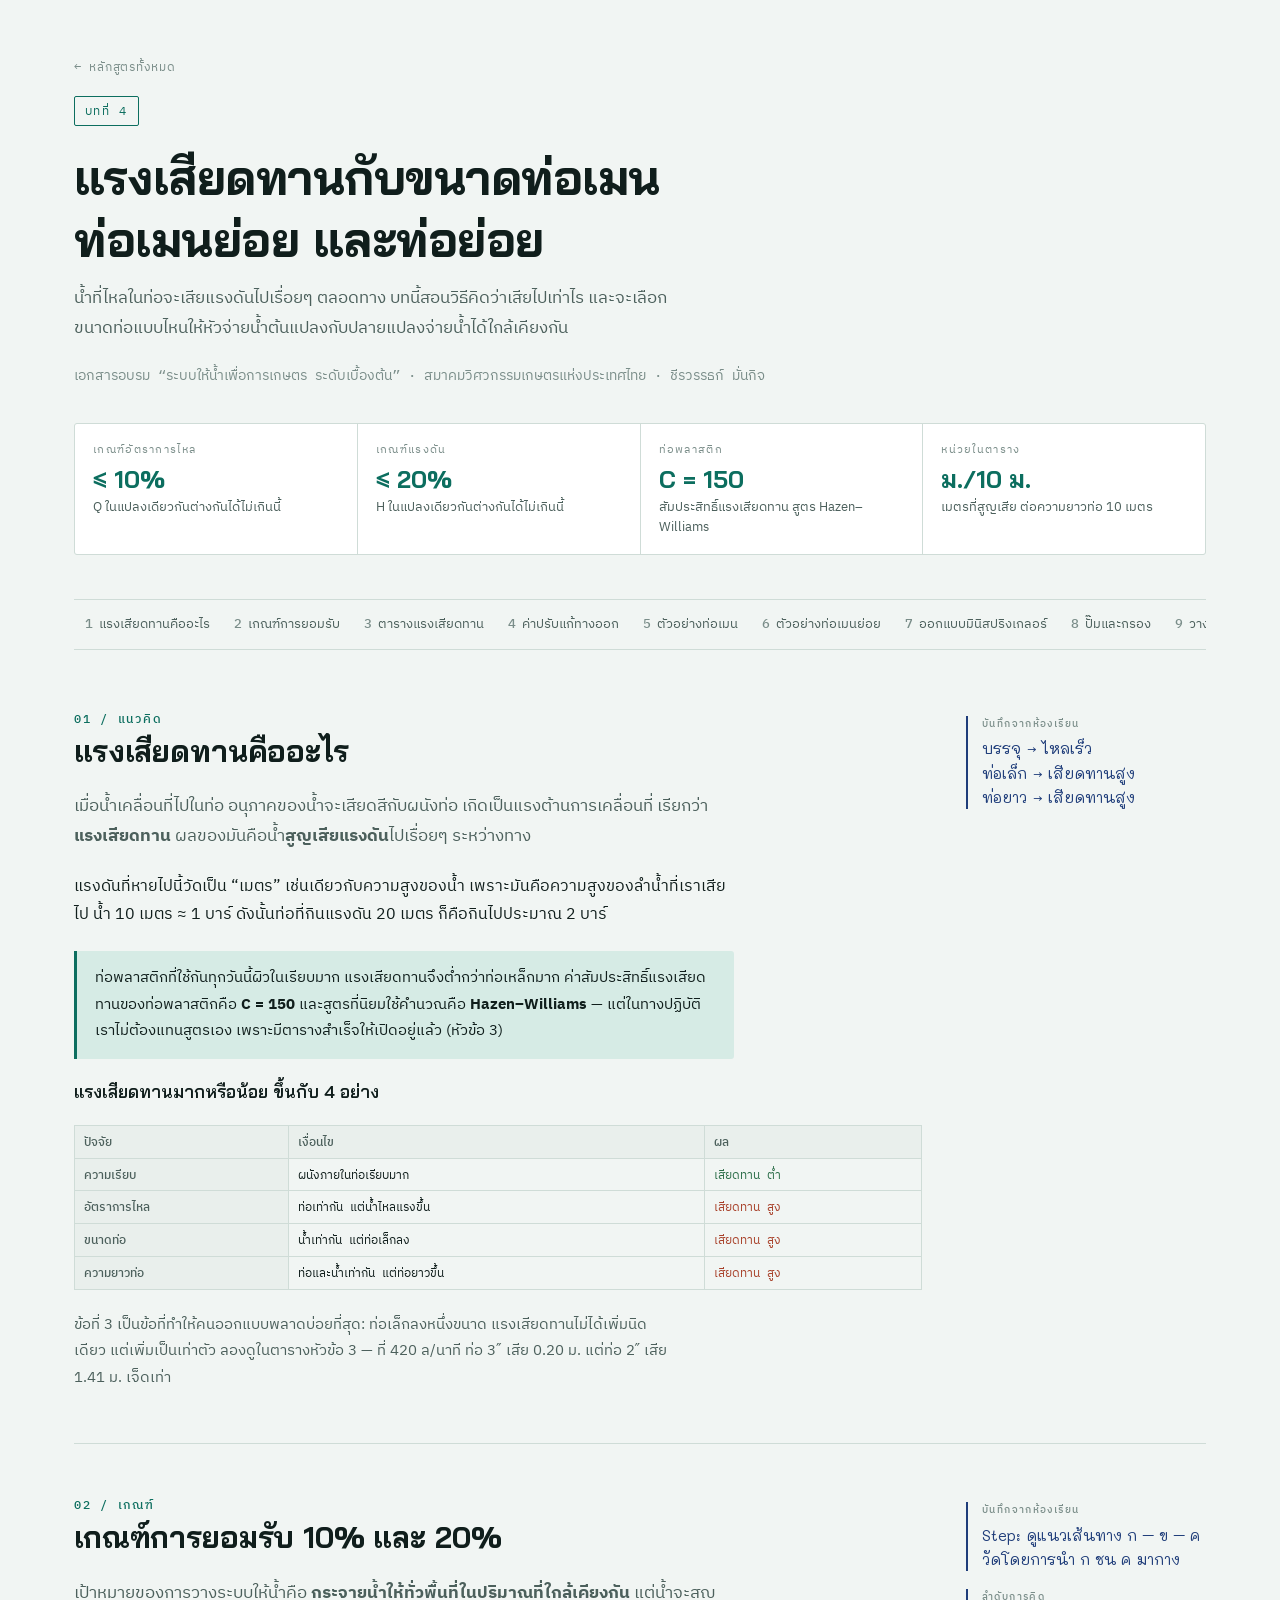
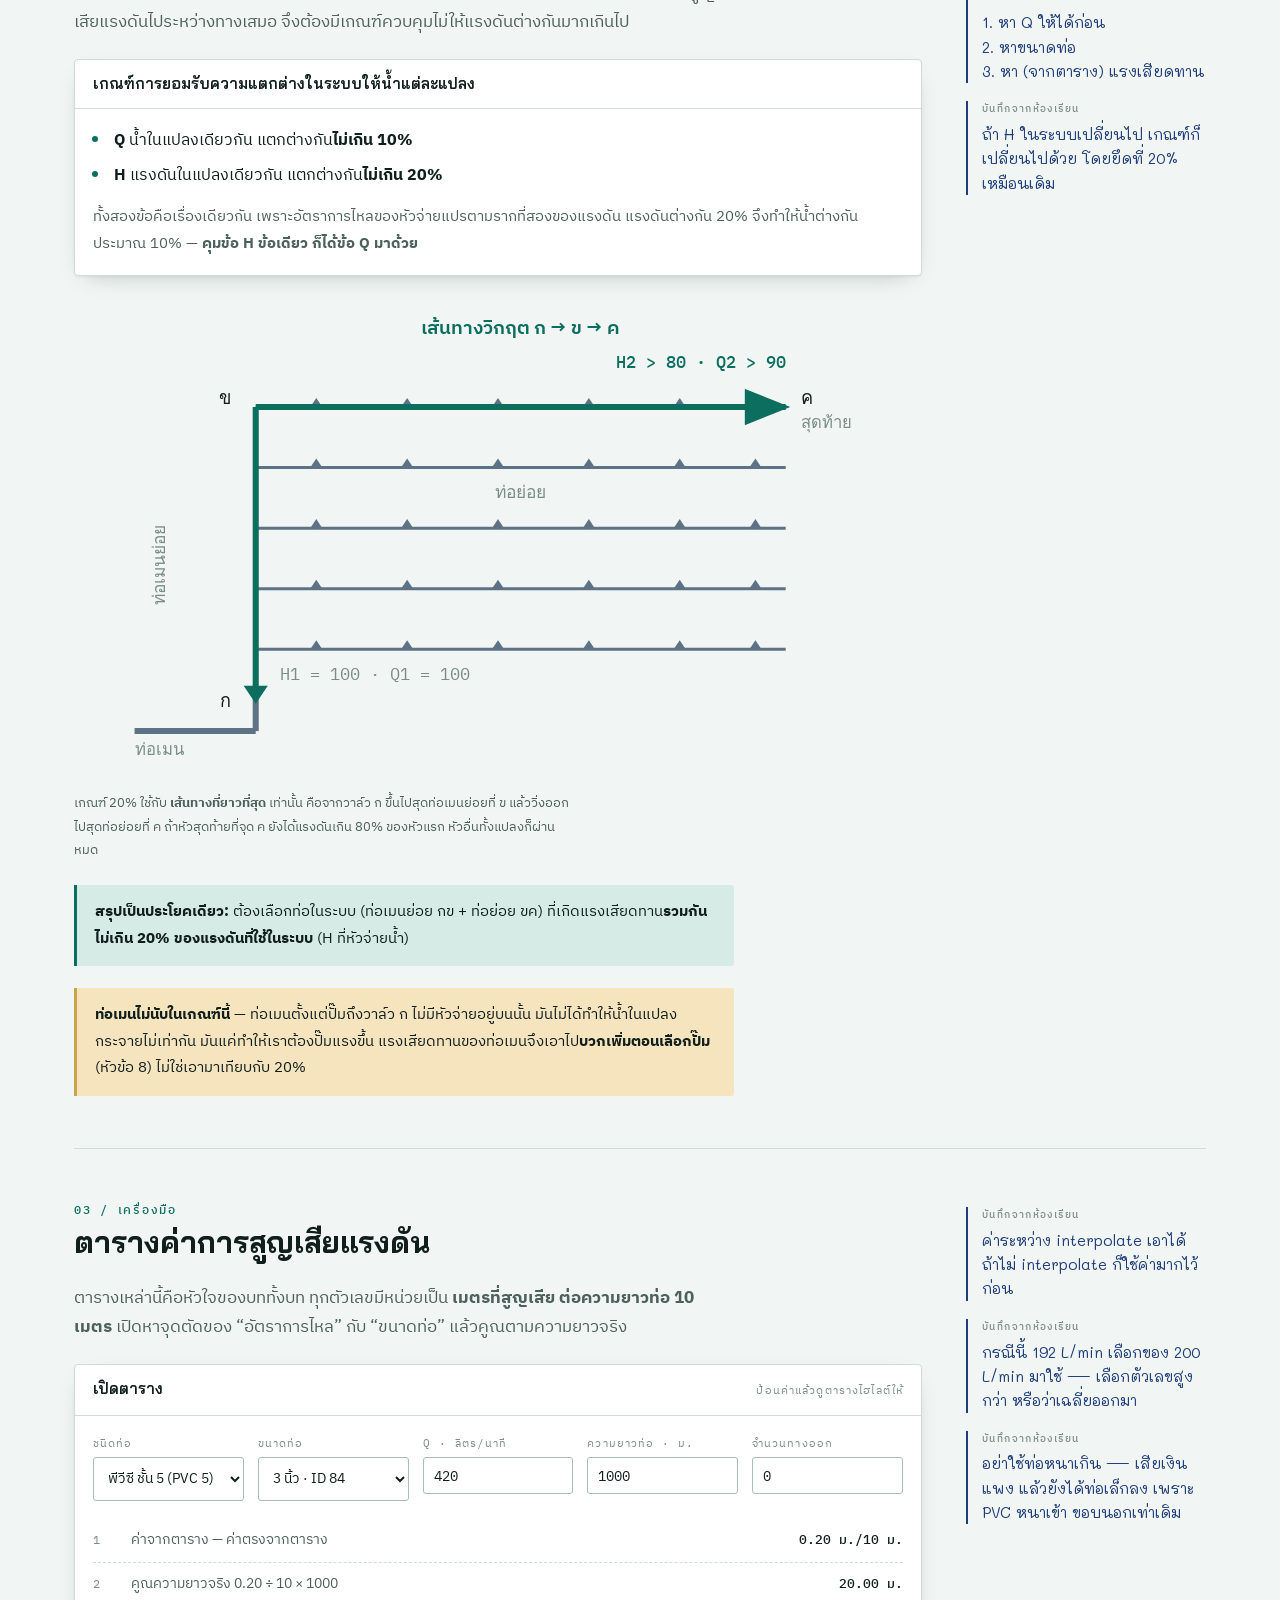
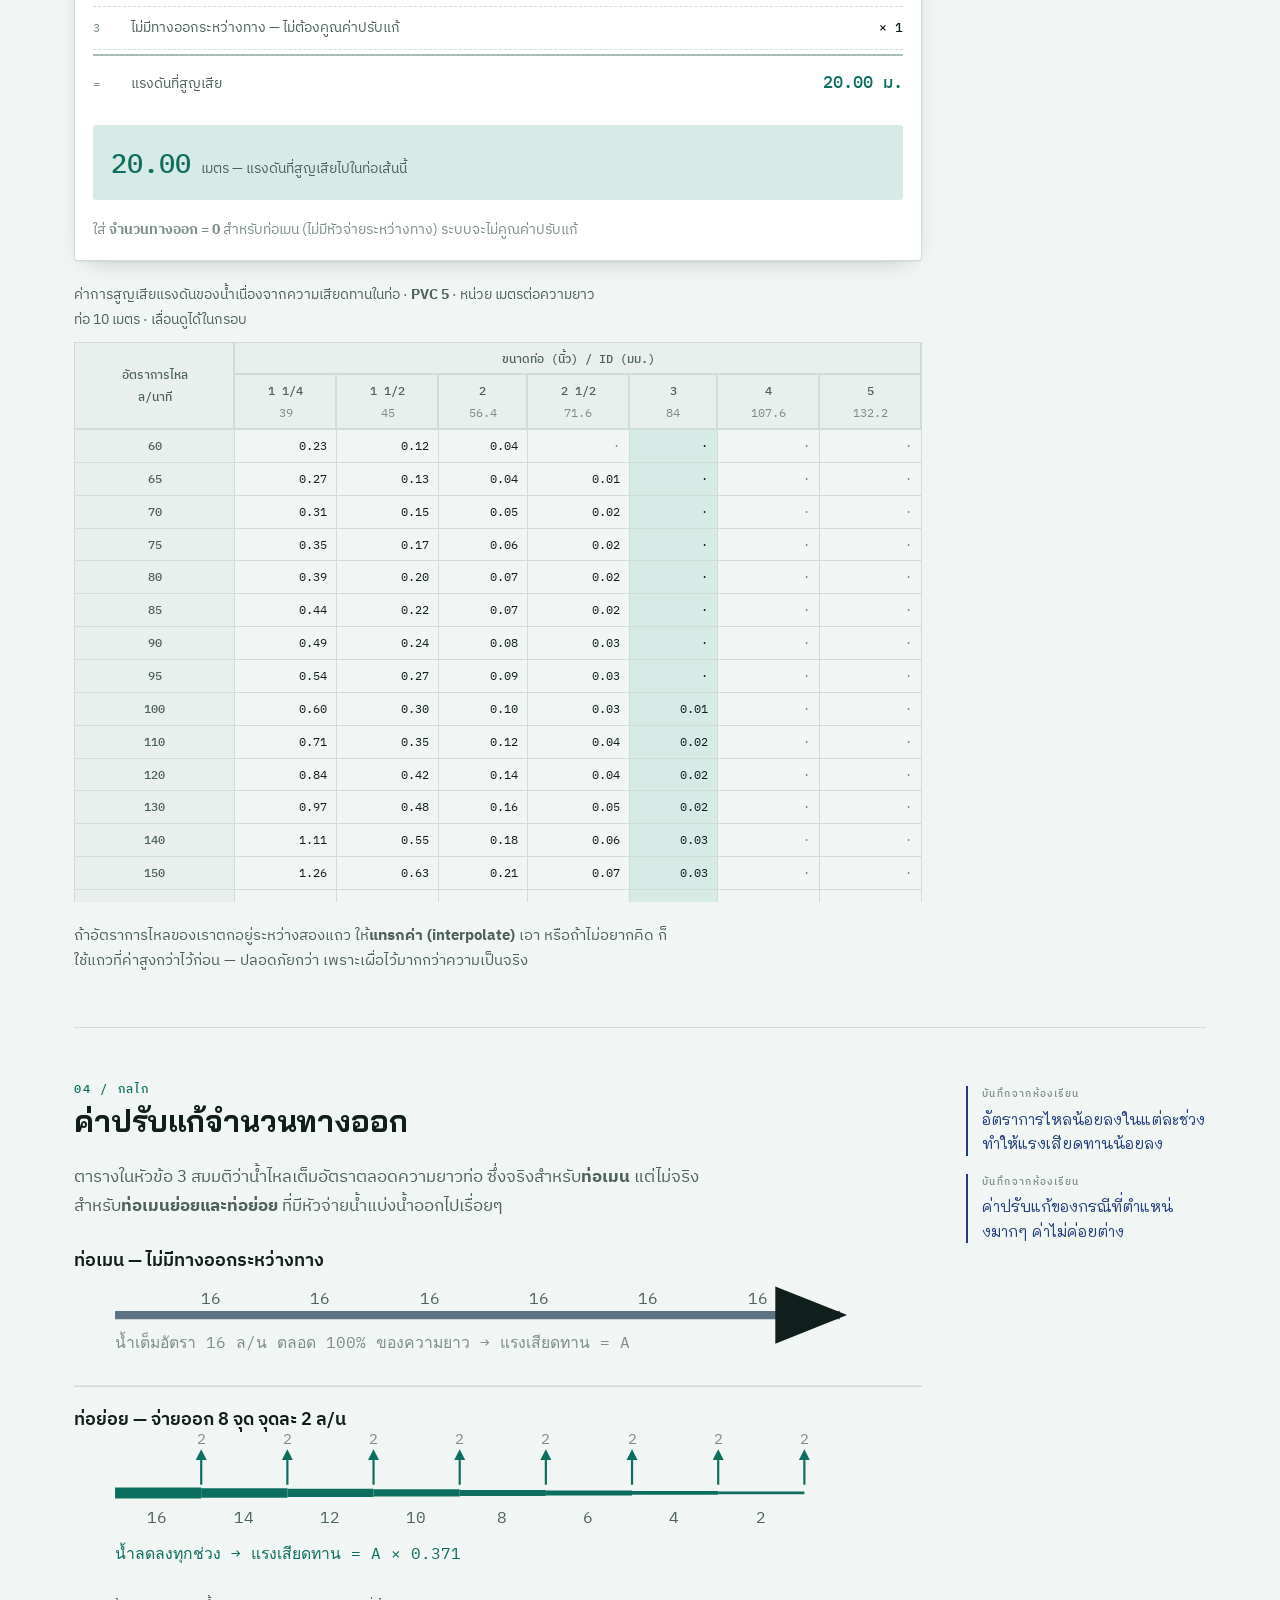
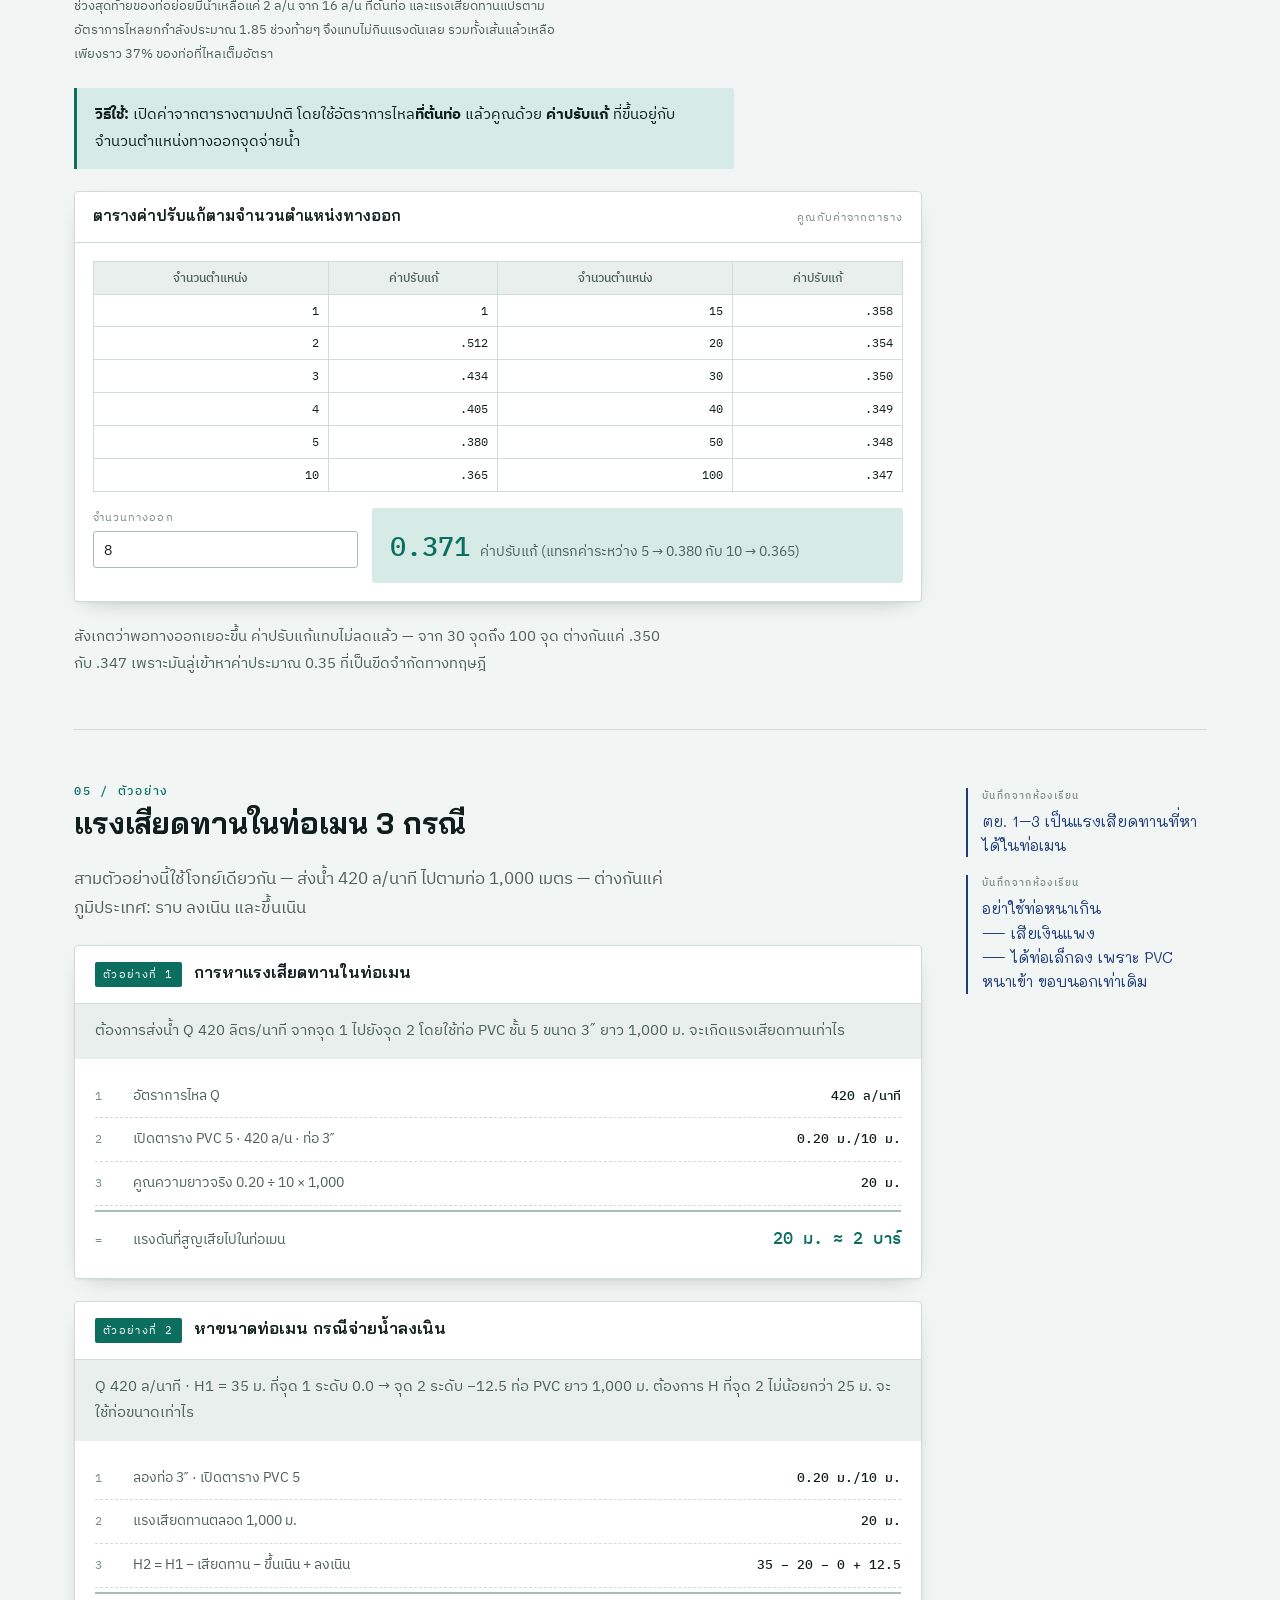
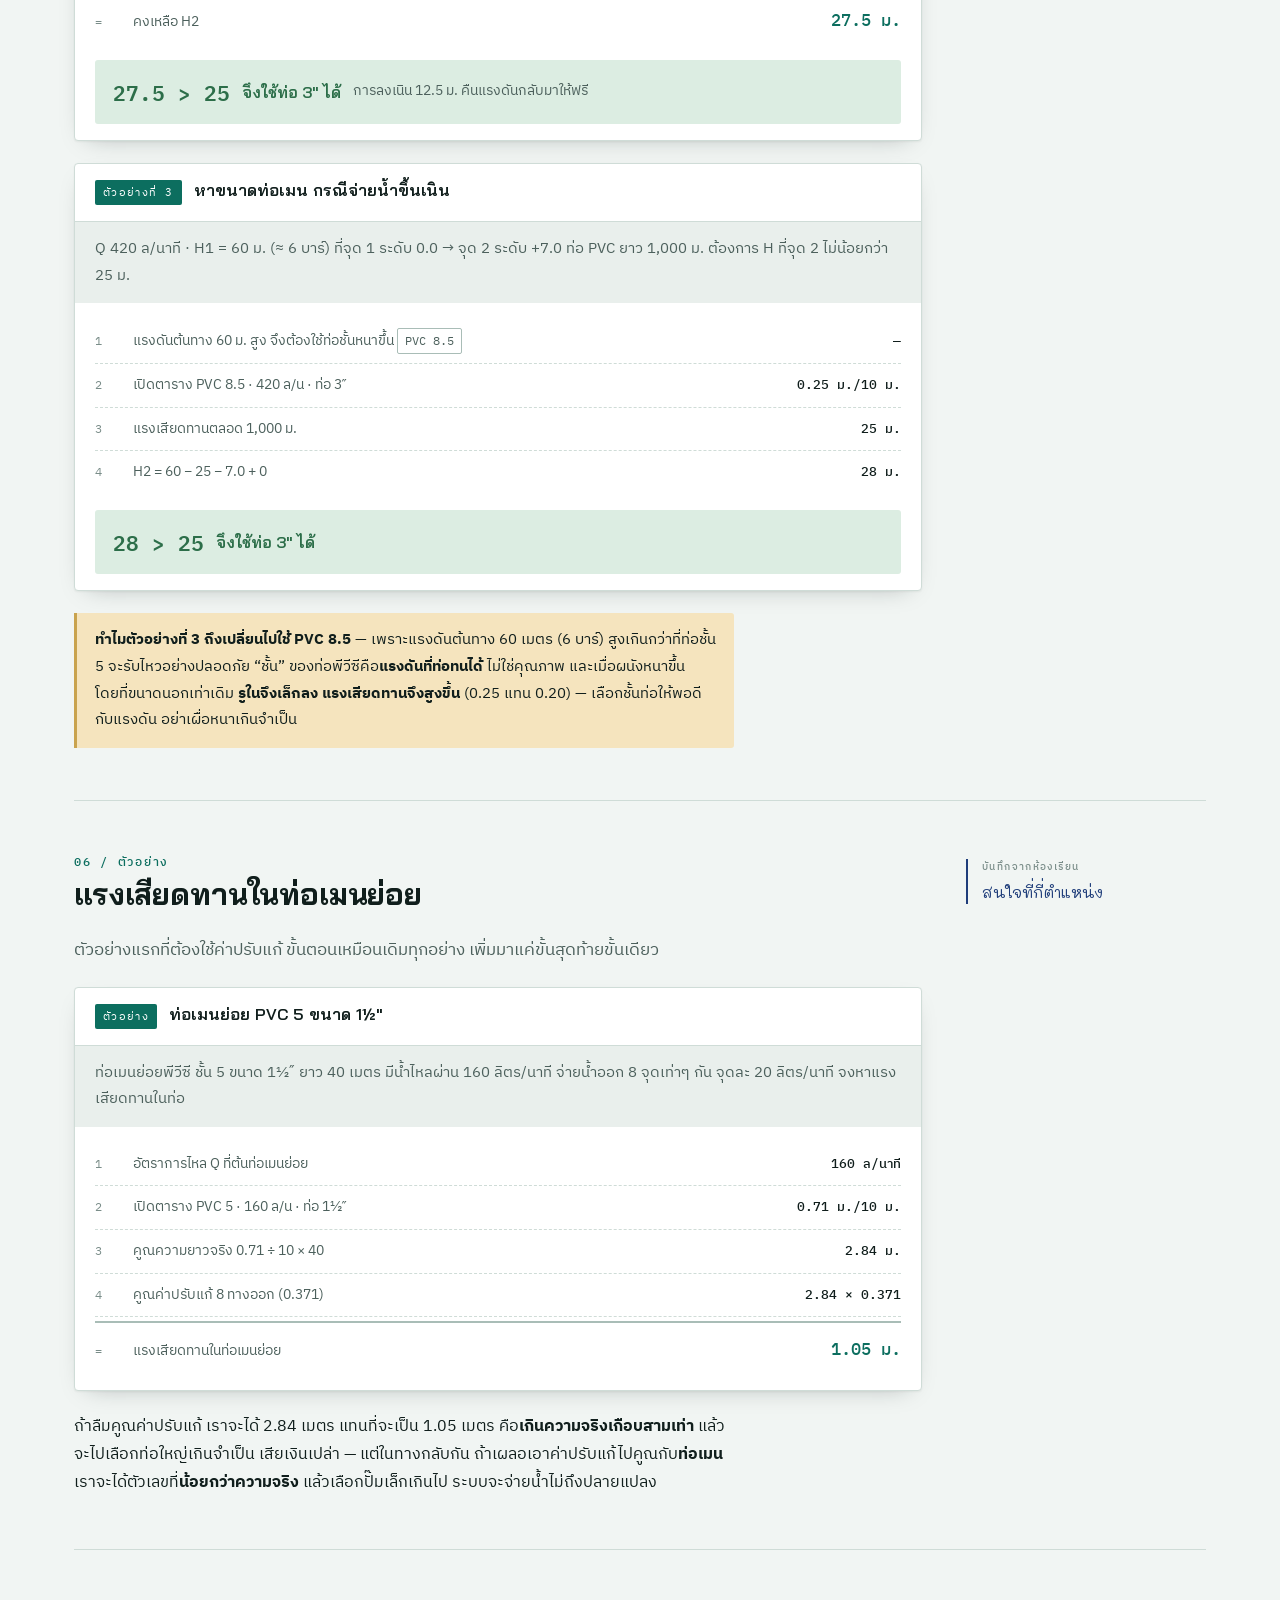
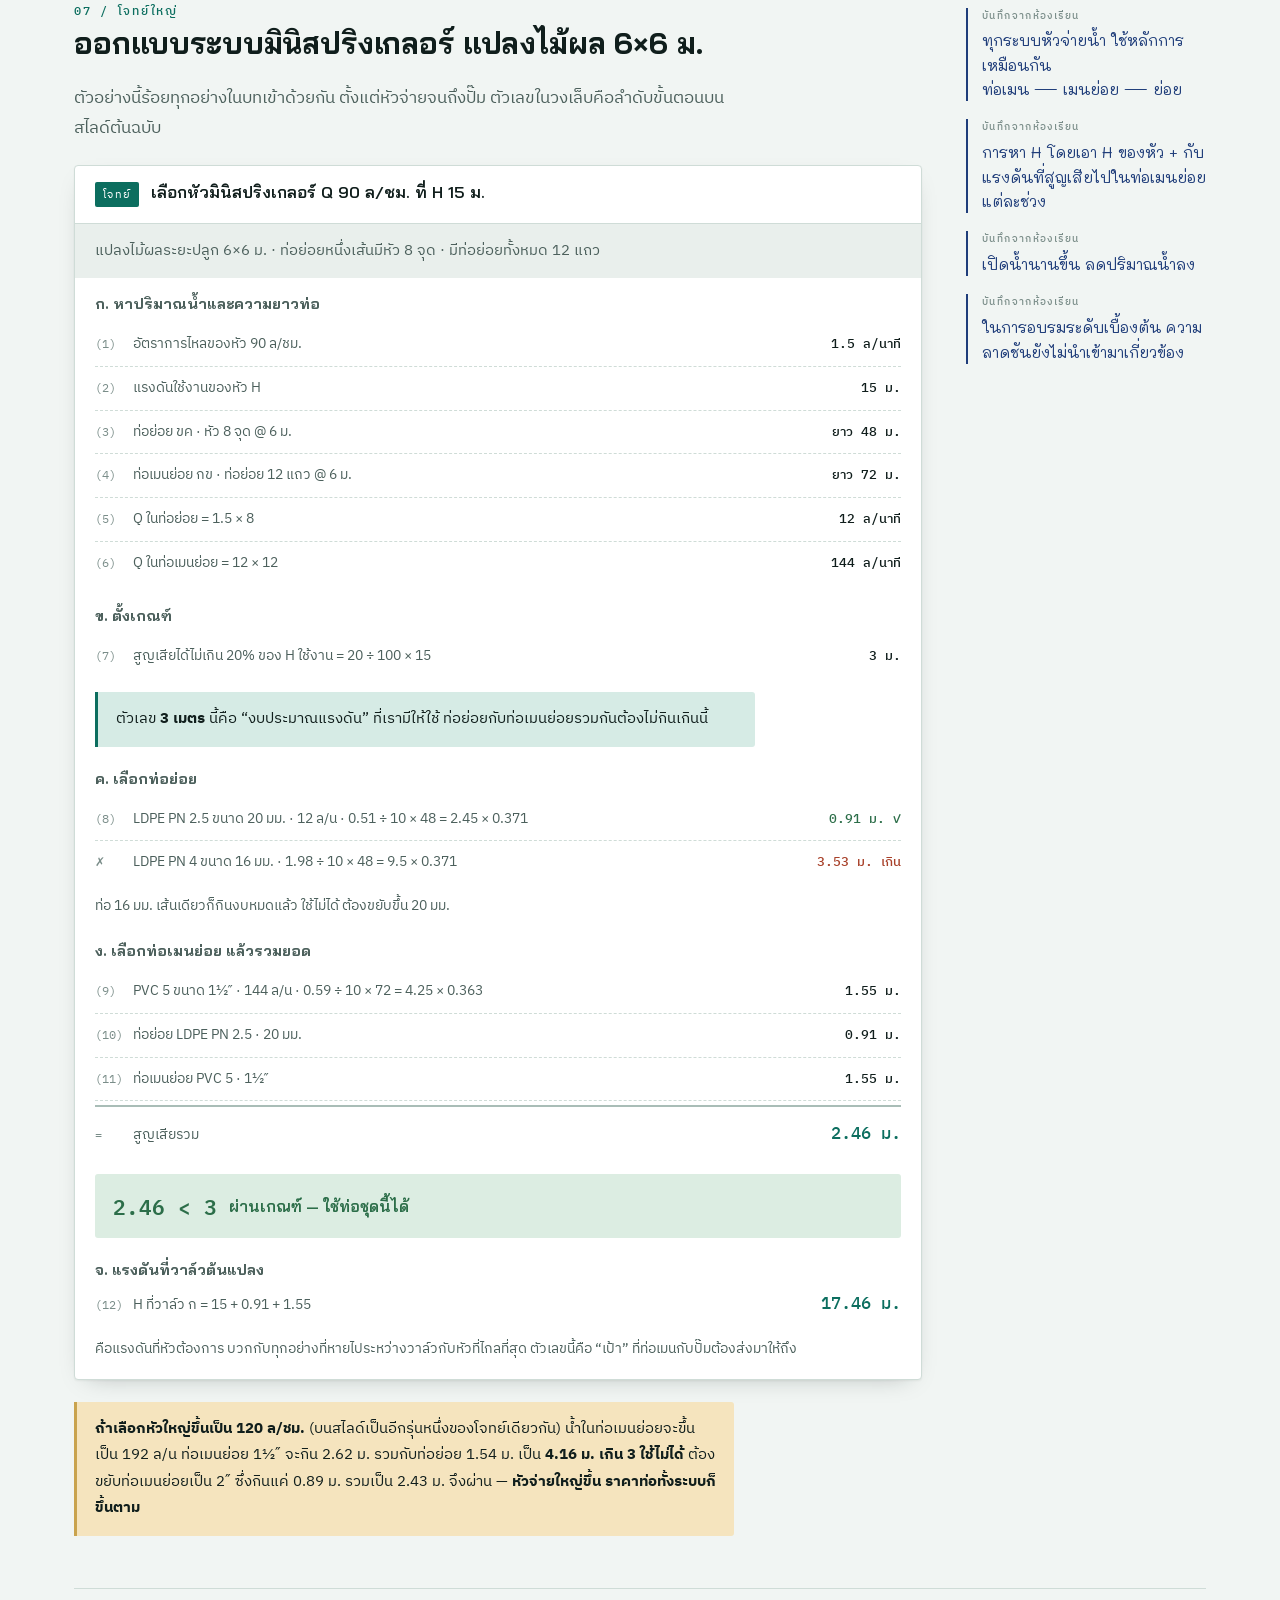
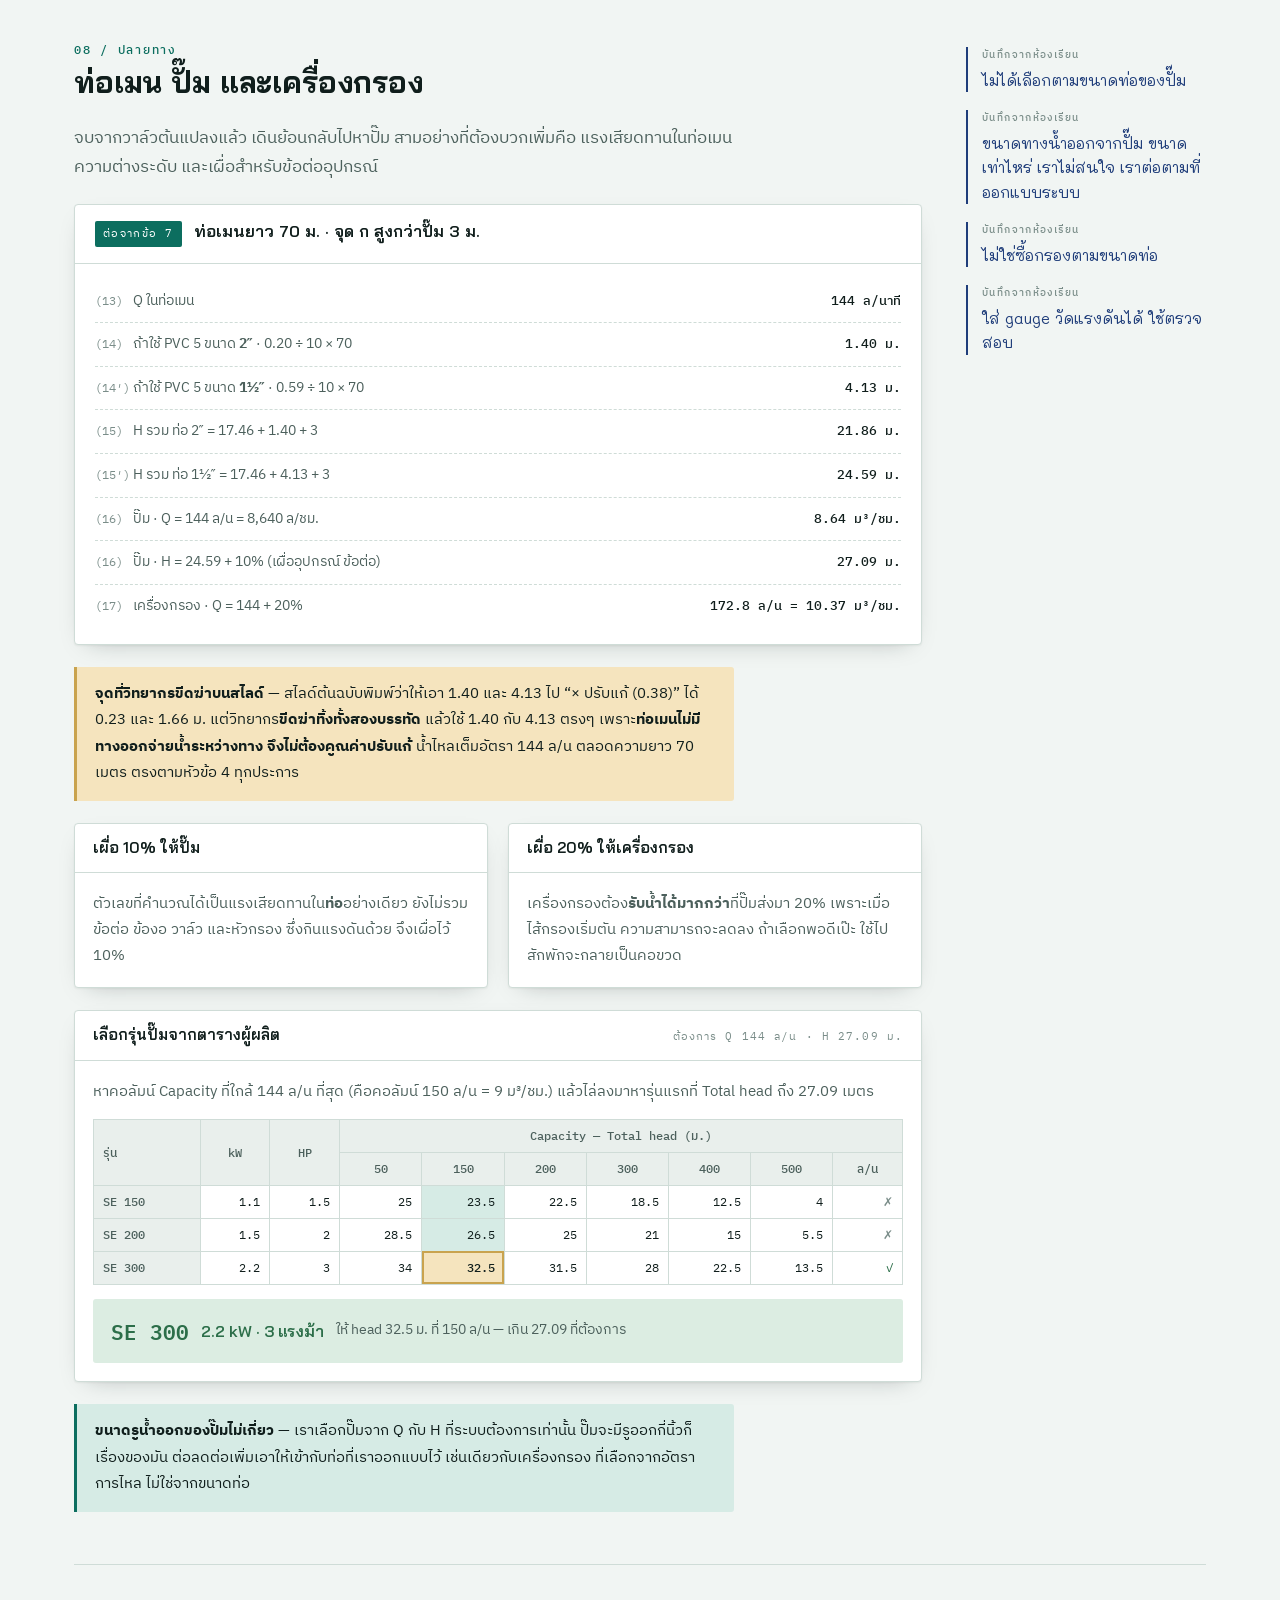
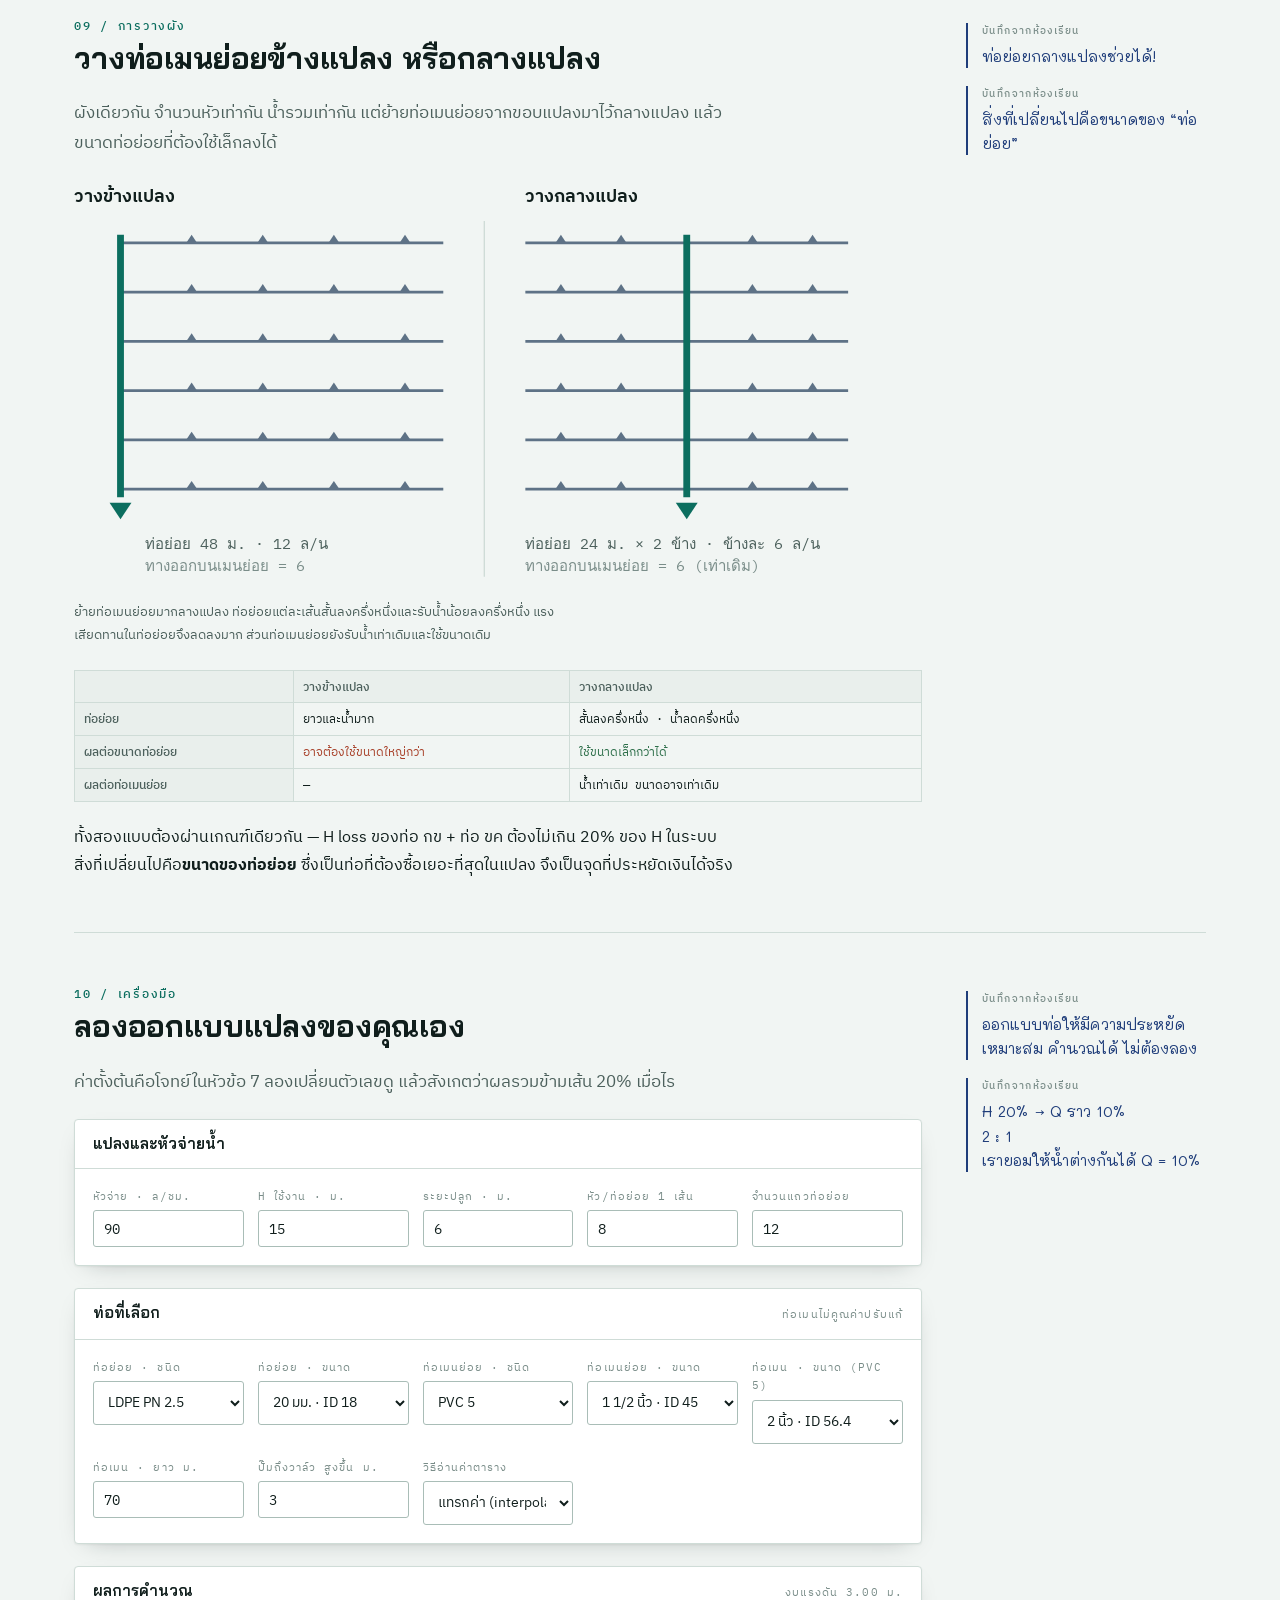
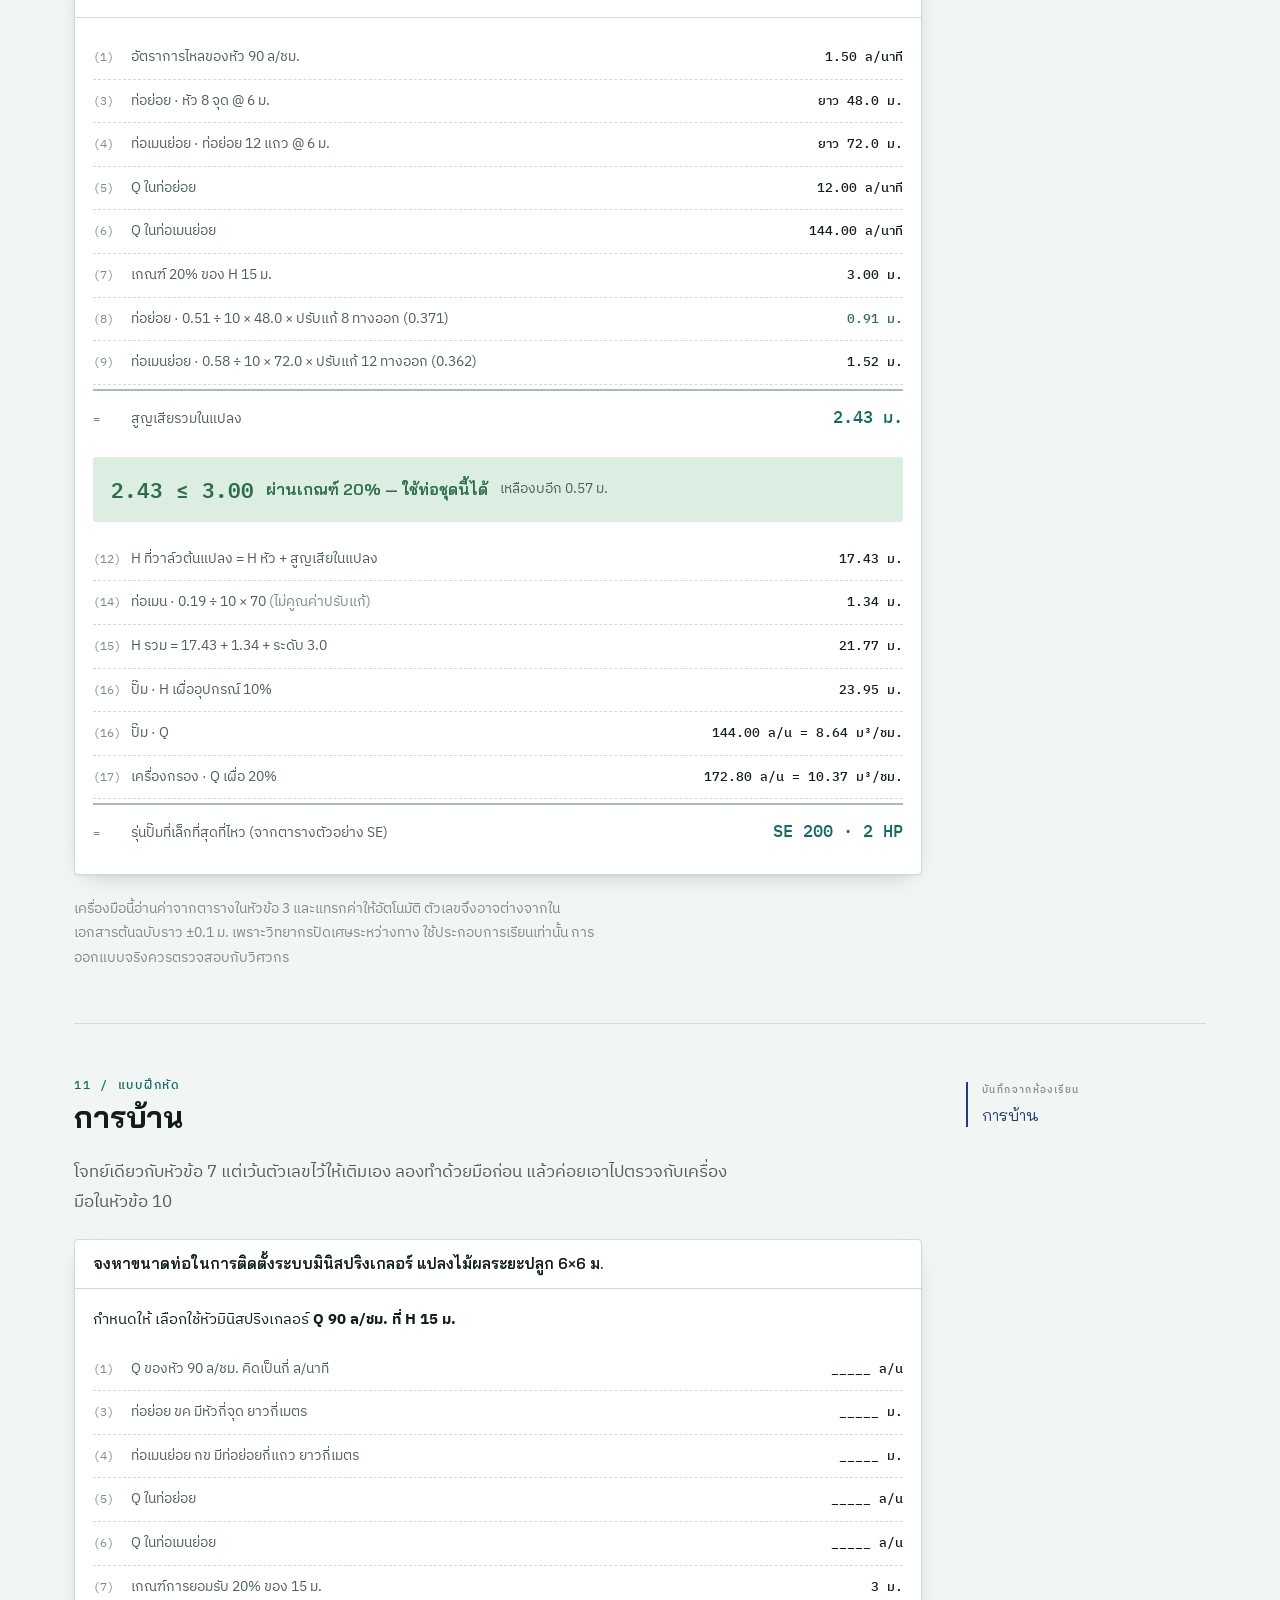
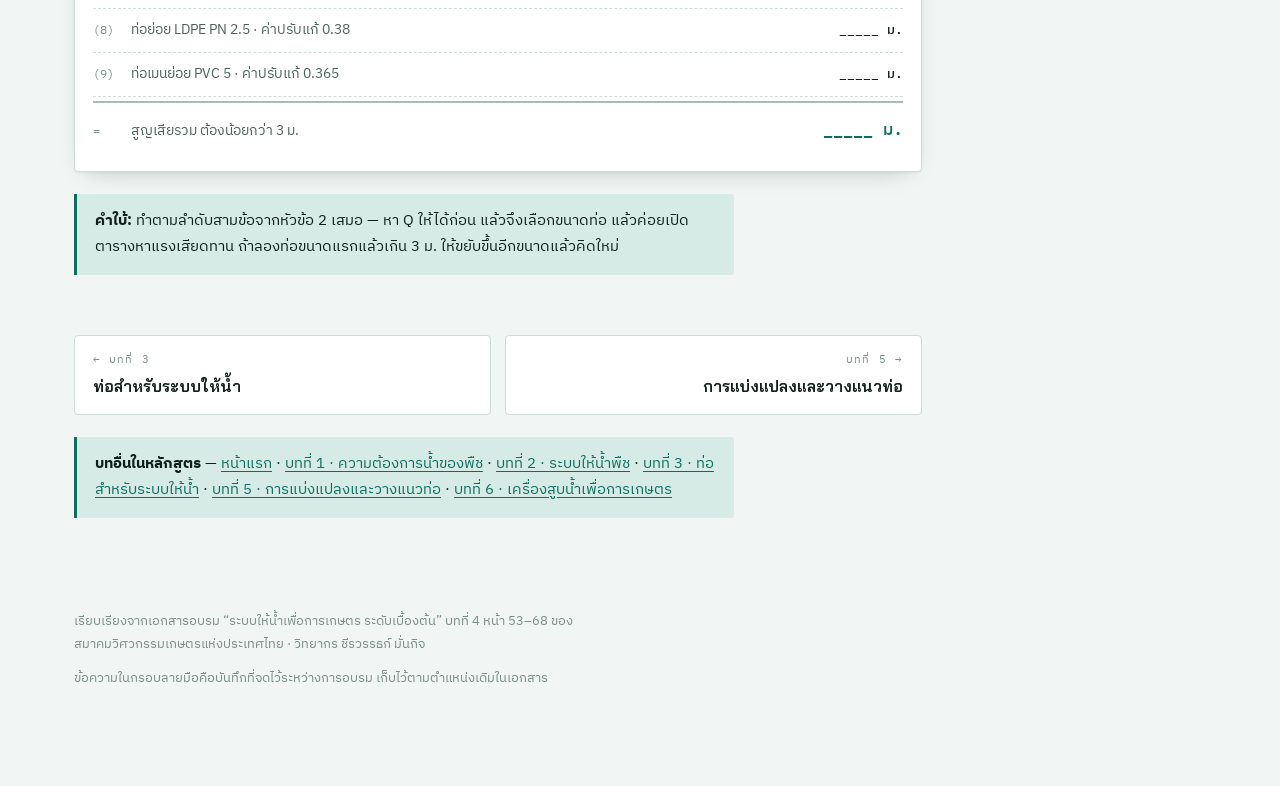
<file: ch4-friction.html>
<!doctype html>
<html lang="th">
<head>
<meta charset="utf-8">
<meta name="viewport" content="width=device-width, initial-scale=1">
<title>แรงเสียดทานกับขนาดท่อ · บทที่ 4</title>
<meta name="description" content="บทที่ 4 ระบบให้น้ำเพื่อการเกษตร — แรงเสียดทานในท่อ เกณฑ์ 20% ตารางการสูญเสียแรงดัน ค่าปรับแก้ทางออก และเครื่องมือออกแบบขนาดท่อถึงปั๊ม">
<link rel="icon" href="assets/favicon.svg" type="image/svg+xml">
<link rel="preconnect" href="https://fonts.googleapis.com">
<link rel="preconnect" href="https://fonts.gstatic.com" crossorigin>
<link rel="stylesheet" href="https://fonts.googleapis.com/css2?family=Bai+Jamjuree:wght@600;700&family=IBM+Plex+Mono:wght@400;500&family=IBM+Plex+Sans+Thai:wght@400;500;600&family=Mali:wght@400;500&display=swap">
<link rel="stylesheet" href="assets/style.css">
</head>
<body>

<div class="wrap">

<header class="mast">
  <a class="home" href="./">← หลักสูตรทั้งหมด</a>
  <div class="ch">บทที่ 4</div>
  <h1><span class="nb">แรงเสียดทานกับขนาดท่อเมน</span> <span class="nb">ท่อเมนย่อย และท่อย่อย</span></h1>
  <p class="sub">น้ำที่ไหลในท่อจะเสียแรงดันไปเรื่อยๆ ตลอดทาง บทนี้สอนวิธีคิดว่าเสียไปเท่าไร
     และจะเลือกขนาดท่อแบบไหนให้หัวจ่ายน้ำต้นแปลงกับปลายแปลงจ่ายน้ำได้ใกล้เคียงกัน</p>
  <p class="by">เอกสารอบรม “ระบบให้น้ำเพื่อการเกษตร ระดับเบื้องต้น” · สมาคมวิศวกรรมเกษตรแห่งประเทศไทย · ชีรวรรธก์ มั่นกิจ</p>

  <dl class="rules">
    <div><dt>เกณฑ์อัตราการไหล</dt><dd>≤ 10%<small>Q ในแปลงเดียวกันต่างกันได้ไม่เกินนี้</small></dd></div>
    <div><dt>เกณฑ์แรงดัน</dt><dd>≤ 20%<small>H ในแปลงเดียวกันต่างกันได้ไม่เกินนี้</small></dd></div>
    <div><dt>ท่อพลาสติก</dt><dd>C = 150<small>สัมประสิทธิ์แรงเสียดทาน สูตร Hazen–Williams</small></dd></div>
    <div><dt>หน่วยในตาราง</dt><dd>ม./10 ม.<small>เมตรที่สูญเสีย ต่อความยาวท่อ 10 เมตร</small></dd></div>
  </dl>
</header>

<nav class="toc" aria-label="สารบัญ">
  <ol>
    <li><a href="#s1"><b>1</b>แรงเสียดทานคืออะไร</a></li>
    <li><a href="#s2"><b>2</b>เกณฑ์การยอมรับ</a></li>
    <li><a href="#s3"><b>3</b>ตารางแรงเสียดทาน</a></li>
    <li><a href="#s4"><b>4</b>ค่าปรับแก้ทางออก</a></li>
    <li><a href="#s5"><b>5</b>ตัวอย่างท่อเมน</a></li>
    <li><a href="#s6"><b>6</b>ตัวอย่างท่อเมนย่อย</a></li>
    <li><a href="#s7"><b>7</b>ออกแบบมินิสปริงเกลอร์</a></li>
    <li><a href="#s8"><b>8</b>ปั๊มและกรอง</a></li>
    <li><a href="#s9"><b>9</b>วางท่อเมนย่อยตรงไหน</a></li>
    <li><a href="#s10"><b>10</b>เครื่องมือออกแบบ</a></li>
    <li><a href="#s11"><b>11</b>แบบฝึกหัด</a></li>
  </ol>
</nav>

<!-- ══ 1 ═══════════════════════════════════════════════ -->
<section class="sec" id="s1">
  <div class="col">
    <h2><span class="n">01 / แนวคิด</span>แรงเสียดทานคืออะไร</h2>
    <p class="lead">เมื่อน้ำเคลื่อนที่ไปในท่อ อนุภาคของน้ำจะเสียดสีกับผนังท่อ เกิดเป็นแรงต้านการเคลื่อนที่
      เรียกว่า <strong>แรงเสียดทาน</strong> ผลของมันคือน้ำ<strong>สูญเสียแรงดัน</strong>ไปเรื่อยๆ ระหว่างทาง</p>

    <div class="body">
      <p>แรงดันที่หายไปนี้วัดเป็น “เมตร” เช่นเดียวกับความสูงของน้ำ เพราะมันคือความสูงของลำน้ำที่เราเสียไป
        น้ำ 10 เมตร ≈ 1 บาร์ ดังนั้นท่อที่กินแรงดัน 20 เมตร ก็คือกินไปประมาณ 2 บาร์</p>
    </div>

    <div class="callout">
      <p>ท่อพลาสติกที่ใช้กันทุกวันนี้ผิวในเรียบมาก แรงเสียดทานจึงต่ำกว่าท่อเหล็กมาก
        ค่าสัมประสิทธิ์แรงเสียดทานของท่อพลาสติกคือ <strong>C = 150</strong>
        และสูตรที่นิยมใช้คำนวณคือ <strong>Hazen–Williams</strong>
        — แต่ในทางปฏิบัติเราไม่ต้องแทนสูตรเอง เพราะมีตารางสำเร็จให้เปิดอยู่แล้ว (หัวข้อ 3)</p>
    </div>

    <h3>แรงเสียดทานมากหรือน้อย ขึ้นกับ 4 อย่าง</h3>
    <div class="tscroll">
      <table class="data" style="min-width:480px">
        <thead><tr><th style="text-align:start">ปัจจัย</th><th style="text-align:start">เงื่อนไข</th><th style="text-align:start">ผล</th></tr></thead>
        <tbody>
          <tr><th style="text-align:start">ความเรียบ</th><td style="text-align:start">ผนังภายในท่อเรียบมาก</td><td style="text-align:start;color:var(--pass)">เสียดทาน ต่ำ</td></tr>
          <tr><th style="text-align:start">อัตราการไหล</th><td style="text-align:start">ท่อเท่ากัน แต่น้ำไหลแรงขึ้น</td><td style="text-align:start;color:var(--fail)">เสียดทาน สูง</td></tr>
          <tr><th style="text-align:start">ขนาดท่อ</th><td style="text-align:start">น้ำเท่ากัน แต่ท่อเล็กลง</td><td style="text-align:start;color:var(--fail)">เสียดทาน สูง</td></tr>
          <tr><th style="text-align:start">ความยาวท่อ</th><td style="text-align:start">ท่อและน้ำเท่ากัน แต่ท่อยาวขึ้น</td><td style="text-align:start;color:var(--fail)">เสียดทาน สูง</td></tr>
        </tbody>
      </table>
    </div>
    <p class="body" style="font-size:.94rem;color:var(--ink-2)">
      ข้อที่ 3 เป็นข้อที่ทำให้คนออกแบบพลาดบ่อยที่สุด: ท่อเล็กลงหนึ่งขนาด แรงเสียดทานไม่ได้เพิ่มนิดเดียว
      แต่เพิ่มเป็นเท่าตัว ลองดูในตารางหัวข้อ 3 — ที่ 420 ล/นาที ท่อ 3″ เสีย 0.20 ม. แต่ท่อ 2″ เสีย 1.41 ม. เจ็ดเท่า</p>
  </div>

  <aside class="rail">
    <p class="note"><b>บันทึกจากห้องเรียน</b>บรรจุ → ไหลเร็ว<br>ท่อเล็ก → เสียดทานสูง<br>ท่อยาว → เสียดทานสูง</p>
  </aside>
</section>

<!-- ══ 2 ═══════════════════════════════════════════════ -->
<section class="sec" id="s2">
  <div class="col">
    <h2><span class="n">02 / เกณฑ์</span>เกณฑ์การยอมรับ 10% และ 20%</h2>
    <p class="lead">เป้าหมายของการวางระบบให้น้ำคือ <strong>กระจายน้ำให้ทั่วพื้นที่ในปริมาณที่ใกล้เคียงกัน</strong>
      แต่น้ำจะสูญเสียแรงดันไประหว่างทางเสมอ จึงต้องมีเกณฑ์ควบคุมไม่ให้แรงดันต่างกันมากเกินไป</p>

    <div class="panel">
      <div class="panel-h"><h3>เกณฑ์การยอมรับความแตกต่างในระบบให้น้ำแต่ละแปลง</h3></div>
      <div class="panel-b">
        <ul class="plain">
          <li><strong>Q</strong> น้ำในแปลงเดียวกัน แตกต่างกัน<strong>ไม่เกิน 10%</strong></li>
          <li><strong>H</strong> แรงดันในแปลงเดียวกัน แตกต่างกัน<strong>ไม่เกิน 20%</strong></li>
        </ul>
        <p style="margin-top:14px;font-size:.94rem;color:var(--ink-2)">
          ทั้งสองข้อคือเรื่องเดียวกัน เพราะอัตราการไหลของหัวจ่ายแปรตามรากที่สองของแรงดัน
          แรงดันต่างกัน 20% จึงทำให้น้ำต่างกันประมาณ 10% — <strong>คุมข้อ H ข้อเดียว ก็ได้ข้อ Q มาด้วย</strong></p>
      </div>
    </div>

    <figure>
      <svg viewBox="0 0 560 320" role="img" aria-label="ผังแปลง แสดงเส้นทางวิกฤต ก ไป ข ไป ค คือท่อเมนย่อยยาวที่สุดบวกท่อย่อยยาวที่สุด">
        <defs>
          <marker id="ar" viewBox="0 0 10 8" refX="9" refY="4" markerWidth="8" markerHeight="6" orient="auto">
            <polygon points="0,0 10,4 0,8" fill="currentColor"/>
          </marker>
          <marker id="arA" viewBox="0 0 10 8" refX="9" refY="4" markerWidth="8" markerHeight="6" orient="auto">
            <polygon points="0,0 10,4 0,8" fill="var(--accent)"/>
          </marker>
        </defs>
        <g fill="none" stroke="var(--pvc)" stroke-width="2">
          <line x1="120" y1="72" x2="470" y2="72"/>
          <line x1="120" y1="112" x2="470" y2="112"/>
          <line x1="120" y1="152" x2="470" y2="152"/>
          <line x1="120" y1="192" x2="470" y2="192"/>
          <line x1="120" y1="232" x2="470" y2="232"/>
        </g>
        <g fill="var(--pvc)">
          <g>
            <polygon points="160,66 164,72 156,72"/><polygon points="220,66 224,72 216,72"/>
            <polygon points="280,66 284,72 276,72"/><polygon points="340,66 344,72 336,72"/>
            <polygon points="400,66 404,72 396,72"/><polygon points="450,66 454,72 446,72"/>
          </g>
          <g>
            <polygon points="160,106 164,112 156,112"/><polygon points="220,106 224,112 216,112"/>
            <polygon points="280,106 284,112 276,112"/><polygon points="340,106 344,112 336,112"/>
            <polygon points="400,106 404,112 396,112"/><polygon points="450,106 454,112 446,112"/>
          </g>
          <g>
            <polygon points="160,146 164,152 156,152"/><polygon points="220,146 224,152 216,152"/>
            <polygon points="280,146 284,152 276,152"/><polygon points="340,146 344,152 336,152"/>
            <polygon points="400,146 404,152 396,152"/><polygon points="450,146 454,152 446,152"/>
          </g>
          <g>
            <polygon points="160,186 164,192 156,192"/><polygon points="220,186 224,192 216,192"/>
            <polygon points="280,186 284,192 276,192"/><polygon points="340,186 344,192 336,192"/>
            <polygon points="400,186 404,192 396,192"/><polygon points="450,186 454,192 446,192"/>
          </g>
          <g>
            <polygon points="160,226 164,232 156,232"/><polygon points="220,226 224,232 216,232"/>
            <polygon points="280,226 284,232 276,232"/><polygon points="340,226 344,232 336,232"/>
            <polygon points="400,226 404,232 396,232"/><polygon points="450,226 454,232 446,232"/>
          </g>
        </g>
        <!-- critical path -->
        <g fill="none" stroke="var(--accent)" stroke-width="4">
          <line x1="120" y1="262" x2="120" y2="72"/>
          <line x1="120" y1="72" x2="470" y2="72" marker-end="url(#arA)"/>
        </g>
        <g fill="none" stroke="var(--pvc)" stroke-width="4">
          <line x1="40" y1="286" x2="120" y2="286"/>
          <line x1="120" y1="286" x2="120" y2="262"/>
        </g>
        <polygon points="112,256 128,256 120,268" fill="var(--accent)"/>
        <g font-family="IBM Plex Mono, monospace" font-size="12" fill="currentColor">
          <text x="104" y="70" text-anchor="end" font-weight="500">ข</text>
          <text x="480" y="70" font-weight="500">ค</text>
          <text x="104" y="270" text-anchor="end" font-weight="500">ก</text>
          <text x="40" y="302" font-size="11" fill="var(--ink-3)">ท่อเมน</text>
          <text x="480" y="86" font-size="11" fill="var(--ink-3)">สุดท้าย</text>
        </g>
        <g font-family="IBM Plex Mono, monospace" font-size="11.5">
          <text x="136" y="252" fill="var(--ink-3)">H1 = 100 · Q1 = 100</text>
          <text x="470" y="46" text-anchor="end" fill="var(--accent)" font-weight="500">H2 &gt; 80 · Q2 &gt; 90</text>
          <text x="60" y="176" fill="var(--ink-3)" transform="rotate(-90 60 176)" text-anchor="middle">ท่อเมนย่อย</text>
          <text x="295" y="132" fill="var(--ink-3)" text-anchor="middle">ท่อย่อย</text>
        </g>
        <text x="295" y="24" text-anchor="middle" font-family="IBM Plex Sans Thai, sans-serif" font-size="12.5"
              fill="var(--accent)" font-weight="600">เส้นทางวิกฤต ก → ข → ค</text>
      </svg>
      <figcaption>เกณฑ์ 20% ใช้กับ <strong>เส้นทางที่ยาวที่สุด</strong> เท่านั้น คือจากวาล์ว ก ขึ้นไปสุดท่อเมนย่อยที่ ข
        แล้ววิ่งออกไปสุดท่อย่อยที่ ค ถ้าหัวสุดท้ายที่จุด ค ยังได้แรงดันเกิน 80% ของหัวแรก หัวอื่นทั้งแปลงก็ผ่านหมด</figcaption>
    </figure>

    <div class="callout">
      <p><strong>สรุปเป็นประโยคเดียว:</strong> ต้องเลือกท่อในระบบ (ท่อเมนย่อย กข + ท่อย่อย ขค)
        ที่เกิดแรงเสียดทาน<strong>รวมกันไม่เกิน 20% ของแรงดันที่ใช้ในระบบ</strong> (H ที่หัวจ่ายน้ำ)</p>
    </div>

    <div class="callout warn">
      <p><strong>ท่อเมนไม่นับในเกณฑ์นี้</strong> — ท่อเมนตั้งแต่ปั๊มถึงวาล์ว ก ไม่มีหัวจ่ายอยู่บนนั้น
        มันไม่ได้ทำให้น้ำในแปลงกระจายไม่เท่ากัน มันแค่ทำให้เราต้องปั๊มแรงขึ้น
        แรงเสียดทานของท่อเมนจึงเอาไป<strong>บวกเพิ่มตอนเลือกปั๊ม</strong> (หัวข้อ 8) ไม่ใช่เอามาเทียบกับ 20%</p>
    </div>
  </div>

  <aside class="rail">
    <p class="note"><b>บันทึกจากห้องเรียน</b>Step: ดูแนวเส้นทาง ก – ข – ค<br>วัดโดยการนำ ก ชน ค มากาง</p>
    <p class="note"><b>ลำดับการคิด</b>1. หา Q ให้ได้ก่อน<br>2. หาขนาดท่อ<br>3. หา (จากตาราง) แรงเสียดทาน</p>
    <p class="note"><b>บันทึกจากห้องเรียน</b>ถ้า H ในระบบเปลี่ยนไป เกณฑ์ก็เปลี่ยนไปด้วย โดยยึดที่ 20% เหมือนเดิม</p>
  </aside>
</section>

<!-- ══ 3 ═══════════════════════════════════════════════ -->
<section class="sec" id="s3">
  <div class="col">
    <h2><span class="n">03 / เครื่องมือ</span>ตารางค่าการสูญเสียแรงดัน</h2>
    <p class="lead">ตารางเหล่านี้คือหัวใจของบททั้งบท ทุกตัวเลขมีหน่วยเป็น
      <strong>เมตรที่สูญเสีย ต่อความยาวท่อ 10 เมตร</strong> เปิดหาจุดตัดของ “อัตราการไหล” กับ “ขนาดท่อ”
      แล้วคูณตามความยาวจริง</p>

    <div class="panel">
      <div class="panel-h">
        <h3>เปิดตาราง</h3>
        <span>ป้อนค่าแล้วดูตารางไฮไลต์ให้</span>
      </div>
      <div class="panel-b" style="display:flex;flex-direction:column;gap:18px">
        <div class="ctrls">
          <div class="fld">
            <label for="lkType">ชนิดท่อ</label>
            <select id="lkType">
              <option value="pvc5">พีวีซี ชั้น 5 (PVC 5)</option>
              <option value="pvc85">พีวีซี ชั้น 8.5 (PVC 8.5)</option>
              <option value="ldpe25">พีอี LDPE PN 2.5</option>
            </select>
          </div>
          <div class="fld">
            <label for="lkSize">ขนาดท่อ</label>
            <select id="lkSize"></select>
          </div>
          <div class="fld">
            <label for="lkQ">Q · ลิตร/นาที</label>
            <input id="lkQ" type="number" value="420" min="0" step="1">
          </div>
          <div class="fld">
            <label for="lkL">ความยาวท่อ · ม.</label>
            <input id="lkL" type="number" value="1000" min="0" step="1">
          </div>
          <div class="fld">
            <label for="lkN">จำนวนทางออก</label>
            <input id="lkN" type="number" value="0" min="0" max="200" step="1">
          </div>
        </div>
        <div class="steps" id="lkSteps"></div>
        <div class="res">
          <span class="num" id="lkOut">—</span>
          <span class="lbl">เมตร &mdash; แรงดันที่สูญเสียไปในท่อเส้นนี้</span>
        </div>
        <p style="font-size:.86rem;color:var(--ink-3);margin:0">
          ใส่ <strong>จำนวนทางออก = 0</strong> สำหรับท่อเมน (ไม่มีหัวจ่ายระหว่างทาง) ระบบจะไม่คูณค่าปรับแก้
        </p>
      </div>
    </div>

    <div id="lkTableWrap"></div>

    <p class="body" style="font-size:.92rem;color:var(--ink-2)">
      ถ้าอัตราการไหลของเราตกอยู่ระหว่างสองแถว ให้<strong>แทรกค่า (interpolate)</strong> เอา
      หรือถ้าไม่อยากคิด ก็ใช้แถวที่ค่าสูงกว่าไว้ก่อน — ปลอดภัยกว่า เพราะเผื่อไว้มากกว่าความเป็นจริง</p>
  </div>

  <aside class="rail">
    <p class="note"><b>บันทึกจากห้องเรียน</b>ค่าระหว่าง interpolate เอาได้<br>ถ้าไม่ interpolate ก็ใช้ค่ามากไว้ก่อน</p>
    <p class="note"><b>บันทึกจากห้องเรียน</b>กรณีนี้ 192 L/min เลือกของ 200 L/min มาใช้ — เลือกตัวเลขสูงกว่า หรือว่าเฉลี่ยออกมา</p>
    <p class="note"><b>บันทึกจากห้องเรียน</b>อย่าใช้ท่อหนาเกิน — เสียเงินแพง แล้วยังได้ท่อเล็กลง เพราะ PVC หนาเข้า ขอบนอกเท่าเดิม</p>
  </aside>
</section>

<!-- ══ 4 ═══════════════════════════════════════════════ -->
<section class="sec" id="s4">
  <div class="col">
    <h2><span class="n">04 / กลไก</span>ค่าปรับแก้จำนวนทางออก</h2>
    <p class="lead">ตารางในหัวข้อ 3 สมมติว่าน้ำไหลเต็มอัตราตลอดความยาวท่อ ซึ่งจริงสำหรับ<strong>ท่อเมน</strong>
      แต่ไม่จริงสำหรับ<strong>ท่อเมนย่อยและท่อย่อย</strong> ที่มีหัวจ่ายน้ำแบ่งน้ำออกไปเรื่อยๆ</p>

    <figure>
      <svg viewBox="0 0 620 250" role="img" aria-label="เปรียบเทียบท่อเมนที่น้ำไหล 16 ลิตรต่อนาทีเท่ากันตลอดเส้น กับท่อย่อยที่จ่ายน้ำออก 8 จุด ทำให้น้ำในท่อลดลงเป็นขั้นจาก 16 เหลือ 2">
        <defs>
          <marker id="ar2" viewBox="0 0 10 8" refX="9" refY="4" markerWidth="9" markerHeight="7" orient="auto">
            <polygon points="0,0 10,4 0,8" fill="currentColor"/>
          </marker>
        </defs>

        <text x="0" y="16" font-family="IBM Plex Sans Thai, sans-serif" font-size="13" font-weight="600" fill="currentColor">ท่อเมน — ไม่มีทางออกระหว่างทาง</text>
        <line x1="30" y1="52" x2="560" y2="52" stroke="var(--pvc)" stroke-width="6" marker-end="url(#ar2)" color="var(--pvc)"/>
        <g font-family="IBM Plex Mono, monospace" font-size="11.5" fill="var(--ink-2)" text-anchor="middle">
          <text x="100" y="44">16</text><text x="180" y="44">16</text><text x="260" y="44">16</text>
          <text x="340" y="44">16</text><text x="420" y="44">16</text><text x="500" y="44">16</text>
        </g>
        <text x="30" y="76" font-family="IBM Plex Mono, monospace" font-size="11.5" fill="var(--ink-3)">น้ำเต็มอัตรา 16 ล/น ตลอด 100% ของความยาว → แรงเสียดทาน = A</text>

        <line x1="0" y1="104" x2="620" y2="104" stroke="var(--rule)" stroke-width="1"/>

        <text x="0" y="132" font-family="IBM Plex Sans Thai, sans-serif" font-size="13" font-weight="600" fill="currentColor">ท่อย่อย — จ่ายออก 8 จุด จุดละ 2 ล/น</text>
        <g stroke="var(--accent)" fill="none">
          <line x1="30" y1="182" x2="93"  y2="182" stroke-width="8"/>
          <line x1="93" y1="182" x2="156" y2="182" stroke-width="7"/>
          <line x1="156" y1="182" x2="219" y2="182" stroke-width="6"/>
          <line x1="219" y1="182" x2="282" y2="182" stroke-width="5.2"/>
          <line x1="282" y1="182" x2="345" y2="182" stroke-width="4.4"/>
          <line x1="345" y1="182" x2="408" y2="182" stroke-width="3.6"/>
          <line x1="408" y1="182" x2="471" y2="182" stroke-width="2.8"/>
          <line x1="471" y1="182" x2="534" y2="182" stroke-width="2"/>
        </g>
        <g stroke="var(--accent)" stroke-width="1.6" fill="none">
          <line x1="93" y1="176" x2="93" y2="158"/><line x1="156" y1="176" x2="156" y2="158"/>
          <line x1="219" y1="176" x2="219" y2="158"/><line x1="282" y1="176" x2="282" y2="158"/>
          <line x1="345" y1="176" x2="345" y2="158"/><line x1="408" y1="176" x2="408" y2="158"/>
          <line x1="471" y1="176" x2="471" y2="158"/><line x1="534" y1="176" x2="534" y2="158"/>
        </g>
        <g fill="var(--accent)">
          <polygon points="89,158 97,158 93,150"/><polygon points="152,158 160,158 156,150"/>
          <polygon points="215,158 223,158 219,150"/><polygon points="278,158 286,158 282,150"/>
          <polygon points="341,158 349,158 345,150"/><polygon points="404,158 412,158 408,150"/>
          <polygon points="467,158 475,158 471,150"/><polygon points="530,158 538,158 534,150"/>
        </g>
        <g font-family="IBM Plex Mono, monospace" font-size="11" fill="var(--ink-3)" text-anchor="middle">
          <text x="93" y="146">2</text><text x="156" y="146">2</text><text x="219" y="146">2</text>
          <text x="282" y="146">2</text><text x="345" y="146">2</text><text x="408" y="146">2</text>
          <text x="471" y="146">2</text><text x="534" y="146">2</text>
        </g>
        <g font-family="IBM Plex Mono, monospace" font-size="11.5" fill="var(--ink-2)" text-anchor="middle">
          <text x="61" y="204">16</text><text x="124" y="204">14</text><text x="187" y="204">12</text>
          <text x="250" y="204">10</text><text x="313" y="204">8</text><text x="376" y="204">6</text>
          <text x="439" y="204">4</text><text x="502" y="204">2</text>
        </g>
        <text x="30" y="230" font-family="IBM Plex Mono, monospace" font-size="11.5" fill="var(--accent)">น้ำลดลงทุกช่วง → แรงเสียดทาน = A × 0.371</text>
      </svg>
      <figcaption>ช่วงสุดท้ายของท่อย่อยมีน้ำเหลือแค่ 2 ล/น จาก 16 ล/น ที่ต้นท่อ
        และแรงเสียดทานแปรตามอัตราการไหลยกกำลังประมาณ 1.85 ช่วงท้ายๆ จึงแทบไม่กินแรงดันเลย
        รวมทั้งเส้นแล้วเหลือเพียงราว 37% ของท่อที่ไหลเต็มอัตรา</figcaption>
    </figure>

    <div class="callout">
      <p><strong>วิธีใช้:</strong> เปิดค่าจากตารางตามปกติ โดยใช้อัตราการไหล<strong>ที่ต้นท่อ</strong>
        แล้วคูณด้วย <strong>ค่าปรับแก้</strong> ที่ขึ้นอยู่กับจำนวนตำแหน่งทางออกจุดจ่ายน้ำ</p>
    </div>

    <div class="panel">
      <div class="panel-h"><h3>ตารางค่าปรับแก้ตามจำนวนตำแหน่งทางออก</h3><span>คูณกับค่าจากตาราง</span></div>
      <div class="panel-b" style="display:flex;flex-direction:column;gap:16px">
        <div class="tscroll">
          <table class="data" style="min-width:420px">
            <thead><tr><th>จำนวนตำแหน่ง</th><th>ค่าปรับแก้</th><th>จำนวนตำแหน่ง</th><th>ค่าปรับแก้</th></tr></thead>
            <tbody>
              <tr><td>1</td><td>1</td><td>15</td><td>.358</td></tr>
              <tr><td>2</td><td>.512</td><td>20</td><td>.354</td></tr>
              <tr><td>3</td><td>.434</td><td>30</td><td>.350</td></tr>
              <tr><td>4</td><td>.405</td><td>40</td><td>.349</td></tr>
              <tr><td>5</td><td>.380</td><td>50</td><td>.348</td></tr>
              <tr><td>10</td><td>.365</td><td>100</td><td>.347</td></tr>
            </tbody>
          </table>
        </div>
        <div class="ctrls" style="grid-template-columns:minmax(140px,1fr) minmax(0,2fr)">
          <div class="fld">
            <label for="cfN">จำนวนทางออก</label>
            <input id="cfN" type="number" value="8" min="1" max="200" step="1">
          </div>
          <div class="res" style="align-self:end">
            <span class="num" id="cfOut">0.371</span>
            <span class="lbl" id="cfNote">ค่าปรับแก้ (แทรกค่าระหว่าง 5 → .380 กับ 10 → .365)</span>
          </div>
        </div>
      </div>
    </div>

    <p class="body" style="font-size:.94rem;color:var(--ink-2)">
      สังเกตว่าพอทางออกเยอะขึ้น ค่าปรับแก้แทบไม่ลดแล้ว — จาก 30 จุดถึง 100 จุด ต่างกันแค่ .350 กับ .347
      เพราะมันลู่เข้าหาค่าประมาณ 0.35 ที่เป็นขีดจำกัดทางทฤษฎี</p>
  </div>

  <aside class="rail">
    <p class="note"><b>บันทึกจากห้องเรียน</b>อัตราการไหลน้อยลงในแต่ละช่วง ทำให้แรงเสียดทานน้อยลง</p>
    <p class="note"><b>บันทึกจากห้องเรียน</b>ค่าปรับแก้ของกรณีที่ตำแหน่งมากๆ ค่าไม่ค่อยต่าง</p>
  </aside>
</section>

<!-- ══ 5 ═══════════════════════════════════════════════ -->
<section class="sec" id="s5">
  <div class="col">
    <h2><span class="n">05 / ตัวอย่าง</span>แรงเสียดทานในท่อเมน 3 กรณี</h2>
    <p class="lead">สามตัวอย่างนี้ใช้โจทย์เดียวกัน — ส่งน้ำ 420 ล/นาที ไปตามท่อ 1,000 เมตร —
      ต่างกันแค่ภูมิประเทศ: ราบ ลงเนิน และขึ้นเนิน</p>

    <article class="ex">
      <header><span class="tag">ตัวอย่างที่ 1</span><h3>การหาแรงเสียดทานในท่อเมน</h3></header>
      <div class="given">ต้องการส่งน้ำ Q 420 ลิตร/นาที จากจุด 1 ไปยังจุด 2 โดยใช้ท่อ PVC ชั้น 5
        ขนาด 3″ ยาว 1,000 ม. จะเกิดแรงเสียดทานเท่าไร</div>
      <div class="work">
        <div class="steps">
          <div class="st"><span class="k">1</span><span class="d">อัตราการไหล Q</span><span class="v">420 ล/นาที</span></div>
          <div class="st"><span class="k">2</span><span class="d">เปิดตาราง PVC 5 · 420 ล/น · ท่อ 3″</span><span class="v">0.20 ม./10 ม.</span></div>
          <div class="st"><span class="k">3</span><span class="d">คูณความยาวจริง 0.20 ÷ 10 × 1,000</span><span class="v">20 ม.</span></div>
          <div class="st tot"><span class="k">=</span><span class="d">แรงดันที่สูญเสียไปในท่อเมน</span><span class="v">20 ม. ≈ 2 บาร์</span></div>
        </div>
      </div>
    </article>

    <article class="ex">
      <header><span class="tag">ตัวอย่างที่ 2</span><h3>หาขนาดท่อเมน กรณีจ่ายน้ำลงเนิน</h3></header>
      <div class="given">Q 420 ล/นาที · H1 = 35 ม. ที่จุด 1 ระดับ 0.0 → จุด 2 ระดับ −12.5
        ท่อ PVC ยาว 1,000 ม. ต้องการ H ที่จุด 2 ไม่น้อยกว่า 25 ม. จะใช้ท่อขนาดเท่าไร</div>
      <div class="work">
        <div class="steps">
          <div class="st"><span class="k">1</span><span class="d">ลองท่อ 3″ · เปิดตาราง PVC 5</span><span class="v">0.20 ม./10 ม.</span></div>
          <div class="st"><span class="k">2</span><span class="d">แรงเสียดทานตลอด 1,000 ม.</span><span class="v">20 ม.</span></div>
          <div class="st"><span class="k">3</span><span class="d">H2 = H1 − เสียดทาน − ขึ้นเนิน + ลงเนิน</span><span class="v">35 − 20 − 0 + 12.5</span></div>
          <div class="st tot"><span class="k">=</span><span class="d">คงเหลือ H2</span><span class="v">27.5 ม.</span></div>
        </div>
        <div class="verdict ok" style="margin-top:16px">
          <span class="big">27.5 &gt; 25</span><span>จึงใช้ท่อ 3″ ได้</span>
          <small>การลงเนิน 12.5 ม. คืนแรงดันกลับมาให้ฟรี</small>
        </div>
      </div>
    </article>

    <article class="ex">
      <header><span class="tag">ตัวอย่างที่ 3</span><h3>หาขนาดท่อเมน กรณีจ่ายน้ำขึ้นเนิน</h3></header>
      <div class="given">Q 420 ล/นาที · H1 = 60 ม. (≈ 6 บาร์) ที่จุด 1 ระดับ 0.0 → จุด 2 ระดับ +7.0
        ท่อ PVC ยาว 1,000 ม. ต้องการ H ที่จุด 2 ไม่น้อยกว่า 25 ม.</div>
      <div class="work">
        <div class="steps">
          <div class="st"><span class="k">1</span><span class="d">แรงดันต้นทาง 60 ม. สูง จึงต้องใช้ท่อชั้นหนาขึ้น <span class="pill">PVC 8.5</span></span><span class="v">—</span></div>
          <div class="st"><span class="k">2</span><span class="d">เปิดตาราง PVC 8.5 · 420 ล/น · ท่อ 3″</span><span class="v">0.25 ม./10 ม.</span></div>
          <div class="st"><span class="k">3</span><span class="d">แรงเสียดทานตลอด 1,000 ม.</span><span class="v">25 ม.</span></div>
          <div class="st"><span class="k">4</span><span class="d">H2 = 60 − 25 − 7.0 + 0</span><span class="v">28 ม.</span></div>
        </div>
        <div class="verdict ok" style="margin-top:16px">
          <span class="big">28 &gt; 25</span><span>จึงใช้ท่อ 3″ ได้</span>
        </div>
      </div>
    </article>

    <div class="callout warn">
      <p><strong>ทำไมตัวอย่างที่ 3 ถึงเปลี่ยนไปใช้ PVC 8.5</strong> — เพราะแรงดันต้นทาง 60 เมตร (6 บาร์)
        สูงเกินกว่าที่ท่อชั้น 5 จะรับไหวอย่างปลอดภัย “ชั้น” ของท่อพีวีซีคือ<strong>แรงดันที่ท่อทนได้</strong> ไม่ใช่คุณภาพ
        และเมื่อผนังหนาขึ้นโดยที่ขนาดนอกเท่าเดิม <strong>รูในจึงเล็กลง แรงเสียดทานจึงสูงขึ้น</strong>
        (0.25 แทน 0.20) — เลือกชั้นท่อให้พอดีกับแรงดัน อย่าเผื่อหนาเกินจำเป็น</p>
    </div>
  </div>

  <aside class="rail">
    <p class="note"><b>บันทึกจากห้องเรียน</b>ตย. 1–3 เป็นแรงเสียดทานที่หาได้ในท่อเมน</p>
    <p class="note"><b>บันทึกจากห้องเรียน</b>อย่าใช้ท่อหนาเกิน<br>— เสียเงินแพง<br>— ได้ท่อเล็กลง เพราะ PVC หนาเข้า ขอบนอกเท่าเดิม</p>
  </aside>
</section>

<!-- ══ 6 ═══════════════════════════════════════════════ -->
<section class="sec" id="s6">
  <div class="col">
    <h2><span class="n">06 / ตัวอย่าง</span>แรงเสียดทานในท่อเมนย่อย</h2>
    <p class="lead">ตัวอย่างแรกที่ต้องใช้ค่าปรับแก้ ขั้นตอนเหมือนเดิมทุกอย่าง เพิ่มมาแค่ขั้นสุดท้ายขั้นเดียว</p>

    <article class="ex">
      <header><span class="tag">ตัวอย่าง</span><h3>ท่อเมนย่อย PVC 5 ขนาด 1½″</h3></header>
      <div class="given">ท่อเมนย่อยพีวีซี ชั้น 5 ขนาด 1½″ ยาว 40 เมตร มีน้ำไหลผ่าน 160 ลิตร/นาที
        จ่ายน้ำออก 8 จุดเท่าๆ กัน จุดละ 20 ลิตร/นาที จงหาแรงเสียดทานในท่อ</div>
      <div class="work">
        <div class="steps">
          <div class="st"><span class="k">1</span><span class="d">อัตราการไหล Q ที่ต้นท่อเมนย่อย</span><span class="v">160 ล/นาที</span></div>
          <div class="st"><span class="k">2</span><span class="d">เปิดตาราง PVC 5 · 160 ล/น · ท่อ 1½″</span><span class="v">0.71 ม./10 ม.</span></div>
          <div class="st"><span class="k">3</span><span class="d">คูณความยาวจริง 0.71 ÷ 10 × 40</span><span class="v">2.84 ม.</span></div>
          <div class="st"><span class="k">4</span><span class="d">คูณค่าปรับแก้ 8 ทางออก (0.371)</span><span class="v">2.84 × 0.371</span></div>
          <div class="st tot"><span class="k">=</span><span class="d">แรงเสียดทานในท่อเมนย่อย</span><span class="v">1.05 ม.</span></div>
        </div>
      </div>
    </article>

    <p class="body">ถ้าลืมคูณค่าปรับแก้ เราจะได้ 2.84 เมตร แทนที่จะเป็น 1.05 เมตร คือ<strong>เกินความจริงเกือบสามเท่า</strong>
      แล้วจะไปเลือกท่อใหญ่เกินจำเป็น เสียเงินเปล่า — แต่ในทางกลับกัน ถ้าเผลอเอาค่าปรับแก้ไปคูณกับ<strong>ท่อเมน</strong>
      เราจะได้ตัวเลขที่<strong>น้อยกว่าความจริง</strong> แล้วเลือกปั๊มเล็กเกินไป ระบบจะจ่ายน้ำไม่ถึงปลายแปลง</p>
  </div>
  <aside class="rail">
    <p class="note"><b>บันทึกจากห้องเรียน</b>สนใจที่กี่ตำแหน่ง</p>
  </aside>
</section>

<!-- ══ 7 ═══════════════════════════════════════════════ -->
<section class="sec" id="s7">
  <div class="col">
    <h2><span class="n">07 / โจทย์ใหญ่</span>ออกแบบระบบมินิสปริงเกลอร์ แปลงไม้ผล 6×6 ม.</h2>
    <p class="lead">ตัวอย่างนี้ร้อยทุกอย่างในบทเข้าด้วยกัน ตั้งแต่หัวจ่ายจนถึงปั๊ม
      ตัวเลขในวงเล็บคือลำดับขั้นตอนบนสไลด์ต้นฉบับ</p>

    <article class="ex">
      <header><span class="tag">โจทย์</span><h3>เลือกหัวมินิสปริงเกลอร์ Q 90 ล/ชม. ที่ H 15 ม.</h3></header>
      <div class="given">แปลงไม้ผลระยะปลูก 6×6 ม. · ท่อย่อยหนึ่งเส้นมีหัว 8 จุด · มีท่อย่อยทั้งหมด 12 แถว</div>
      <div class="work">
        <h4 style="font-family:var(--f-display);font-size:.92rem;color:var(--ink-2);margin-bottom:10px">ก. หาปริมาณน้ำและความยาวท่อ</h4>
        <div class="steps">
          <div class="st"><span class="k">(1)</span><span class="d">อัตราการไหลของหัว 90 ล/ชม.</span><span class="v">1.5 ล/นาที</span></div>
          <div class="st"><span class="k">(2)</span><span class="d">แรงดันใช้งานของหัว H</span><span class="v">15 ม.</span></div>
          <div class="st"><span class="k">(3)</span><span class="d">ท่อย่อย ขค · หัว 8 จุด @ 6 ม.</span><span class="v">ยาว 48 ม.</span></div>
          <div class="st"><span class="k">(4)</span><span class="d">ท่อเมนย่อย กข · ท่อย่อย 12 แถว @ 6 ม.</span><span class="v">ยาว 72 ม.</span></div>
          <div class="st"><span class="k">(5)</span><span class="d">Q ในท่อย่อย = 1.5 × 8</span><span class="v">12 ล/นาที</span></div>
          <div class="st"><span class="k">(6)</span><span class="d">Q ในท่อเมนย่อย = 12 × 12</span><span class="v">144 ล/นาที</span></div>
        </div>

        <h4 style="font-family:var(--f-display);font-size:.92rem;color:var(--ink-2);margin:22px 0 10px">ข. ตั้งเกณฑ์</h4>
        <div class="steps">
          <div class="st"><span class="k">(7)</span><span class="d">สูญเสียได้ไม่เกิน 20% ของ H ใช้งาน = 20 ÷ 100 × 15</span><span class="v">3 ม.</span></div>
        </div>
        <div class="callout" style="margin-top:14px">
          <p>ตัวเลข <strong>3 เมตร</strong> นี้คือ “งบประมาณแรงดัน” ที่เรามีให้ใช้
            ท่อย่อยกับท่อเมนย่อยรวมกันต้องไม่กินเกินนี้</p>
        </div>

        <h4 style="font-family:var(--f-display);font-size:.92rem;color:var(--ink-2);margin:22px 0 10px">ค. เลือกท่อย่อย</h4>
        <div class="steps">
          <div class="st"><span class="k">(8)</span><span class="d">LDPE PN 2.5 ขนาด 20 มม. · 12 ล/น · 0.51 ÷ 10 × 48 = 2.45 × 0.371</span><span class="v" style="color:var(--pass)">0.91 ม. ✓</span></div>
          <div class="st"><span class="k">✗</span><span class="d">LDPE PN 4 ขนาด 16 มม. · 1.98 ÷ 10 × 48 = 9.5 × 0.371</span><span class="v" style="color:var(--fail)">3.53 ม. เกิน</span></div>
        </div>
        <p style="font-size:.9rem;color:var(--ink-2);margin-top:10px">ท่อ 16 มม. เส้นเดียวก็กินงบหมดแล้ว ใช้ไม่ได้ ต้องขยับขึ้น 20 มม.</p>

        <h4 style="font-family:var(--f-display);font-size:.92rem;color:var(--ink-2);margin:22px 0 10px">ง. เลือกท่อเมนย่อย แล้วรวมยอด</h4>
        <div class="steps">
          <div class="st"><span class="k">(9)</span><span class="d">PVC 5 ขนาด 1½″ · 144 ล/น · 0.59 ÷ 10 × 72 = 4.25 × 0.363</span><span class="v">1.55 ม.</span></div>
          <div class="st"><span class="k">(10)</span><span class="d">ท่อย่อย LDPE PN 2.5 · 20 มม.</span><span class="v">0.91 ม.</span></div>
          <div class="st"><span class="k">(11)</span><span class="d">ท่อเมนย่อย PVC 5 · 1½″</span><span class="v">1.55 ม.</span></div>
          <div class="st tot"><span class="k">=</span><span class="d">สูญเสียรวม</span><span class="v">2.46 ม.</span></div>
        </div>
        <div class="verdict ok" style="margin-top:16px">
          <span class="big">2.46 &lt; 3</span><span>ผ่านเกณฑ์ — ใช้ท่อชุดนี้ได้</span>
        </div>

        <h4 style="font-family:var(--f-display);font-size:.92rem;color:var(--ink-2);margin:22px 0 10px">จ. แรงดันที่วาล์วต้นแปลง</h4>
        <div class="steps">
          <div class="st tot" style="border-top:0;margin-top:0;padding-top:0">
            <span class="k">(12)</span><span class="d">H ที่วาล์ว ก = 15 + 0.91 + 1.55</span><span class="v">17.46 ม.</span></div>
        </div>
        <p style="font-size:.9rem;color:var(--ink-2);margin-top:10px">
          คือแรงดันที่หัวต้องการ บวกกับทุกอย่างที่หายไประหว่างวาล์วกับหัวที่ไกลที่สุด
          ตัวเลขนี้คือ “เป้า” ที่ท่อเมนกับปั๊มต้องส่งมาให้ถึง</p>
      </div>
    </article>

    <div class="callout warn">
      <p><strong>ถ้าเลือกหัวใหญ่ขึ้นเป็น 120 ล/ชม.</strong> (บนสไลด์เป็นอีกรุ่นหนึ่งของโจทย์เดียวกัน)
        น้ำในท่อเมนย่อยจะขึ้นเป็น 192 ล/น ท่อเมนย่อย 1½″ จะกิน 2.62 ม.
        รวมกับท่อย่อย 1.54 ม. เป็น <strong>4.16 ม. เกิน 3 ใช้ไม่ได้</strong>
        ต้องขยับท่อเมนย่อยเป็น 2″ ซึ่งกินแค่ 0.89 ม. รวมเป็น 2.43 ม. จึงผ่าน
        — <strong>หัวจ่ายใหญ่ขึ้น ราคาท่อทั้งระบบก็ขึ้นตาม</strong></p>
    </div>
  </div>

  <aside class="rail">
    <p class="note"><b>บันทึกจากห้องเรียน</b>ทุกระบบหัวจ่ายน้ำ ใช้หลักการเหมือนกัน<br>ท่อเมน — เมนย่อย — ย่อย</p>
    <p class="note"><b>บันทึกจากห้องเรียน</b>การหา H โดยเอา H ของหัว + กับแรงดันที่สูญเสียไปในท่อเมนย่อยแต่ละช่วง</p>
    <p class="note"><b>บันทึกจากห้องเรียน</b>เปิดน้ำนานขึ้น ลดปริมาณน้ำลง</p>
    <p class="note"><b>บันทึกจากห้องเรียน</b>ในการอบรมระดับเบื้องต้น ความลาดชันยังไม่นำเข้ามาเกี่ยวข้อง</p>
  </aside>
</section>

<!-- ══ 8 ═══════════════════════════════════════════════ -->
<section class="sec" id="s8">
  <div class="col">
    <h2><span class="n">08 / ปลายทาง</span>ท่อเมน ปั๊ม และเครื่องกรอง</h2>
    <p class="lead">จบจากวาล์วต้นแปลงแล้ว เดินย้อนกลับไปหาปั๊ม สามอย่างที่ต้องบวกเพิ่มคือ
      แรงเสียดทานในท่อเมน ความต่างระดับ และเผื่อสำหรับข้อต่ออุปกรณ์</p>

    <article class="ex">
      <header><span class="tag">ต่อจากข้อ 7</span><h3>ท่อเมนยาว 70 ม. · จุด ก สูงกว่าปั๊ม 3 ม.</h3></header>
      <div class="work">
        <div class="steps">
          <div class="st"><span class="k">(13)</span><span class="d">Q ในท่อเมน</span><span class="v">144 ล/นาที</span></div>
          <div class="st"><span class="k">(14)</span><span class="d">ถ้าใช้ PVC 5 ขนาด <strong>2″</strong> · 0.20 ÷ 10 × 70</span><span class="v">1.40 ม.</span></div>
          <div class="st"><span class="k">(14′)</span><span class="d">ถ้าใช้ PVC 5 ขนาด <strong>1½″</strong> · 0.59 ÷ 10 × 70</span><span class="v">4.13 ม.</span></div>
          <div class="st"><span class="k">(15)</span><span class="d">H รวม ท่อ 2″ = 17.46 + 1.40 + 3</span><span class="v">21.86 ม.</span></div>
          <div class="st"><span class="k">(15′)</span><span class="d">H รวม ท่อ 1½″ = 17.46 + 4.13 + 3</span><span class="v">24.59 ม.</span></div>
          <div class="st"><span class="k">(16)</span><span class="d">ปั๊ม · Q = 144 ล/น = 8,640 ล/ชม.</span><span class="v">8.64 ม³/ชม.</span></div>
          <div class="st"><span class="k">(16)</span><span class="d">ปั๊ม · H = 24.59 + 10% (เผื่ออุปกรณ์ ข้อต่อ)</span><span class="v">27.09 ม.</span></div>
          <div class="st"><span class="k">(17)</span><span class="d">เครื่องกรอง · Q = 144 + 20%</span><span class="v">172.8 ล/น = 10.37 ม³/ชม.</span></div>
        </div>
      </div>
    </article>

    <div class="callout warn">
      <p><strong>จุดที่วิทยากรขีดฆ่าบนสไลด์</strong> — สไลด์ต้นฉบับพิมพ์ว่าให้เอา 1.40 และ 4.13
        ไป “× ปรับแก้ (0.38)” ได้ 0.23 และ 1.66 ม. แต่วิทยากร<strong>ขีดฆ่าทิ้งทั้งสองบรรทัด</strong>
        แล้วใช้ 1.40 กับ 4.13 ตรงๆ เพราะ<strong>ท่อเมนไม่มีทางออกจ่ายน้ำระหว่างทาง จึงไม่ต้องคูณค่าปรับแก้</strong>
        น้ำไหลเต็มอัตรา 144 ล/น ตลอดความยาว 70 เมตร ตรงตามหัวข้อ 4 ทุกประการ</p>
    </div>

    <div class="sbs">
      <div class="panel">
        <div class="panel-h"><h3>เผื่อ 10% ให้ปั๊ม</h3></div>
        <div class="panel-b"><p style="font-size:.93rem;color:var(--ink-2);margin:0">
          ตัวเลขที่คำนวณได้เป็นแรงเสียดทานใน<strong>ท่อ</strong>อย่างเดียว
          ยังไม่รวมข้อต่อ ข้องอ วาล์ว และหัวกรอง ซึ่งกินแรงดันด้วย จึงเผื่อไว้ 10%</p></div>
      </div>
      <div class="panel">
        <div class="panel-h"><h3>เผื่อ 20% ให้เครื่องกรอง</h3></div>
        <div class="panel-b"><p style="font-size:.93rem;color:var(--ink-2);margin:0">
          เครื่องกรองต้อง<strong>รับน้ำได้มากกว่า</strong>ที่ปั๊มส่งมา 20% เพราะเมื่อไส้กรองเริ่มตัน
          ความสามารถจะลดลง ถ้าเลือกพอดีเป๊ะ ใช้ไปสักพักจะกลายเป็นคอขวด</p></div>
      </div>
    </div>

    <div class="panel">
      <div class="panel-h"><h3>เลือกรุ่นปั๊มจากตารางผู้ผลิต</h3><span>ต้องการ Q 144 ล/น · H 27.09 ม.</span></div>
      <div class="panel-b" style="display:flex;flex-direction:column;gap:14px">
        <p style="font-size:.93rem;color:var(--ink-2);margin:0">
          หาคอลัมน์ Capacity ที่ใกล้ 144 ล/น ที่สุด (คือคอลัมน์ 150 ล/น = 9 ม³/ชม.)
          แล้วไล่ลงมาหารุ่นแรกที่ Total head ถึง 27.09 เมตร</p>
        <div class="tscroll">
          <table class="data" style="min-width:560px">
            <thead>
              <tr><th rowspan="2" style="text-align:start">รุ่น</th><th rowspan="2">kW</th><th rowspan="2">HP</th>
                  <th colspan="7">Capacity — Total head (ม.)</th></tr>
              <tr><th>50</th><th class="hitcol">150</th><th>200</th><th>300</th><th>400</th><th>500</th><th>ล/น</th></tr>
            </thead>
            <tbody>
              <tr><th style="text-align:start">SE 150</th><td>1.1</td><td>1.5</td><td>25</td><td class="hitcol">23.5</td><td>22.5</td><td>18.5</td><td>12.5</td><td>4</td><td class="nil">✗</td></tr>
              <tr><th style="text-align:start">SE 200</th><td>1.5</td><td>2</td><td>28.5</td><td class="hitcol">26.5</td><td>25</td><td>21</td><td>15</td><td>5.5</td><td class="nil">✗</td></tr>
              <tr><th style="text-align:start">SE 300</th><td>2.2</td><td>3</td><td>34</td><td class="hit">32.5</td><td>31.5</td><td>28</td><td>22.5</td><td>13.5</td><td style="color:var(--pass)">✓</td></tr>
            </tbody>
          </table>
        </div>
        <div class="verdict ok"><span class="big">SE 300</span><span>2.2 kW · 3 แรงม้า</span>
          <small>ให้ head 32.5 ม. ที่ 150 ล/น — เกิน 27.09 ที่ต้องการ</small></div>
      </div>
    </div>

    <div class="callout">
      <p><strong>ขนาดรูน้ำออกของปั๊มไม่เกี่ยว</strong> — เราเลือกปั๊มจาก Q กับ H ที่ระบบต้องการเท่านั้น
        ปั๊มจะมีรูออกกี่นิ้วก็เรื่องของมัน ต่อลดต่อเพิ่มเอาให้เข้ากับท่อที่เราออกแบบไว้
        เช่นเดียวกับเครื่องกรอง ที่เลือกจากอัตราการไหล ไม่ใช่จากขนาดท่อ</p>
    </div>
  </div>

  <aside class="rail">
    <p class="note"><b>บันทึกจากห้องเรียน</b>ไม่ได้เลือกตามขนาดท่อของปั๊ม</p>
    <p class="note"><b>บันทึกจากห้องเรียน</b>ขนาดทางน้ำออกจากปั๊ม ขนาดเท่าไหร่ เราไม่สนใจ เราต่อตามที่ออกแบบระบบ</p>
    <p class="note"><b>บันทึกจากห้องเรียน</b>ไม่ใช่ซื้อกรองตามขนาดท่อ</p>
    <p class="note"><b>บันทึกจากห้องเรียน</b>ใส่ gauge วัดแรงดันได้ ใช้ตรวจสอบ</p>
  </aside>
</section>

<!-- ══ 9 ═══════════════════════════════════════════════ -->
<section class="sec" id="s9">
  <div class="col">
    <h2><span class="n">09 / การวางผัง</span>วางท่อเมนย่อยข้างแปลง หรือกลางแปลง</h2>
    <p class="lead">ผังเดียวกัน จำนวนหัวเท่ากัน น้ำรวมเท่ากัน แต่ย้ายท่อเมนย่อยจากขอบแปลงมาไว้กลางแปลง
      แล้วขนาดท่อย่อยที่ต้องใช้เล็กลงได้</p>

    <figure>
      <svg viewBox="0 0 620 300" role="img" aria-label="เปรียบเทียบการวางท่อเมนย่อยไว้ข้างแปลง ซึ่งท่อย่อยยาว 48 เมตรและรับน้ำ 12 ลิตรต่อนาที กับวางไว้กลางแปลง ซึ่งท่อย่อยแบ่งเป็นสองข้างยาวข้างละ 24 เมตรและรับน้ำข้างละ 6 ลิตรต่อนาที">
        <!-- LEFT: edge -->
        <text x="0" y="16" font-family="IBM Plex Sans Thai, sans-serif" font-size="13" font-weight="600" fill="currentColor">วางข้างแปลง</text>
        <g stroke="var(--pvc)" stroke-width="2" fill="none">
          <line x1="34" y1="46" x2="270" y2="46"/><line x1="34" y1="82" x2="270" y2="82"/>
          <line x1="34" y1="118" x2="270" y2="118"/><line x1="34" y1="154" x2="270" y2="154"/>
          <line x1="34" y1="190" x2="270" y2="190"/><line x1="34" y1="226" x2="270" y2="226"/>
        </g>
        <line x1="34" y1="40" x2="34" y2="232" stroke="var(--accent)" stroke-width="5"/>
        <g fill="var(--pvc)">
          <polygon points="86,40 90,46 82,46"/><polygon points="138,40 142,46 134,46"/><polygon points="190,40 194,46 186,46"/><polygon points="242,40 246,46 238,46"/>
          <polygon points="86,76 90,82 82,82"/><polygon points="138,76 142,82 134,82"/><polygon points="190,76 194,82 186,82"/><polygon points="242,76 246,82 238,82"/>
          <polygon points="86,112 90,118 82,118"/><polygon points="138,112 142,118 134,118"/><polygon points="190,112 194,118 186,118"/><polygon points="242,112 246,118 238,118"/>
          <polygon points="86,148 90,154 82,154"/><polygon points="138,148 142,154 134,154"/><polygon points="190,148 194,154 186,154"/><polygon points="242,148 246,154 238,154"/>
          <polygon points="86,184 90,190 82,190"/><polygon points="138,184 142,190 134,190"/><polygon points="190,184 194,190 186,190"/><polygon points="242,184 246,190 238,190"/>
          <polygon points="86,220 90,226 82,226"/><polygon points="138,220 142,226 134,226"/><polygon points="190,220 194,226 186,226"/><polygon points="242,220 246,226 238,226"/>
        </g>
        <polygon points="26,236 42,236 34,248" fill="var(--accent)"/>
        <g font-family="IBM Plex Mono, monospace" font-size="11" fill="var(--ink-2)">
          <text x="52" y="270">ท่อย่อย 48 ม. · 12 ล/น</text>
          <text x="52" y="286" fill="var(--ink-3)">ทางออกบนเมนย่อย = 6</text>
        </g>

        <line x1="300" y1="30" x2="300" y2="290" stroke="var(--rule)" stroke-width="1"/>

        <!-- RIGHT: middle -->
        <text x="330" y="16" font-family="IBM Plex Sans Thai, sans-serif" font-size="13" font-weight="600" fill="currentColor">วางกลางแปลง</text>
        <g stroke="var(--pvc)" stroke-width="2" fill="none">
          <line x1="330" y1="46" x2="566" y2="46"/><line x1="330" y1="82" x2="566" y2="82"/>
          <line x1="330" y1="118" x2="566" y2="118"/><line x1="330" y1="154" x2="566" y2="154"/>
          <line x1="330" y1="190" x2="566" y2="190"/><line x1="330" y1="226" x2="566" y2="226"/>
        </g>
        <line x1="448" y1="40" x2="448" y2="232" stroke="var(--accent)" stroke-width="5"/>
        <g fill="var(--pvc)">
          <polygon points="356,40 360,46 352,46"/><polygon points="400,40 404,46 396,46"/><polygon points="496,40 500,46 492,46"/><polygon points="540,40 544,46 536,46"/>
          <polygon points="356,76 360,82 352,82"/><polygon points="400,76 404,82 396,82"/><polygon points="496,76 500,82 492,82"/><polygon points="540,76 544,82 536,82"/>
          <polygon points="356,112 360,118 352,118"/><polygon points="400,112 404,118 396,118"/><polygon points="496,112 500,118 492,118"/><polygon points="540,112 544,118 536,118"/>
          <polygon points="356,148 360,154 352,154"/><polygon points="400,148 404,154 396,154"/><polygon points="496,148 500,154 492,154"/><polygon points="540,148 544,154 536,154"/>
          <polygon points="356,184 360,190 352,190"/><polygon points="400,184 404,190 396,190"/><polygon points="496,184 500,190 492,190"/><polygon points="540,184 544,190 536,190"/>
          <polygon points="356,220 360,226 352,226"/><polygon points="400,220 404,226 396,226"/><polygon points="496,220 500,226 492,226"/><polygon points="540,220 544,226 536,226"/>
        </g>
        <polygon points="440,236 456,236 448,248" fill="var(--accent)"/>
        <g font-family="IBM Plex Mono, monospace" font-size="11" fill="var(--ink-2)">
          <text x="330" y="270">ท่อย่อย 24 ม. × 2 ข้าง · ข้างละ 6 ล/น</text>
          <text x="330" y="286" fill="var(--ink-3)">ทางออกบนเมนย่อย = 6 (เท่าเดิม)</text>
        </g>
      </svg>
      <figcaption>ย้ายท่อเมนย่อยมากลางแปลง ท่อย่อยแต่ละเส้นสั้นลงครึ่งหนึ่งและรับน้ำน้อยลงครึ่งหนึ่ง
        แรงเสียดทานในท่อย่อยจึงลดลงมาก ส่วนท่อเมนย่อยยังรับน้ำเท่าเดิมและใช้ขนาดเดิม</figcaption>
    </figure>

    <div class="tscroll">
      <table class="data" style="min-width:480px">
        <thead><tr><th style="text-align:start"></th><th style="text-align:start">วางข้างแปลง</th><th style="text-align:start">วางกลางแปลง</th></tr></thead>
        <tbody>
          <tr><th style="text-align:start">ท่อย่อย</th><td style="text-align:start">ยาวและน้ำมาก</td><td style="text-align:start">สั้นลงครึ่งหนึ่ง · น้ำลดครึ่งหนึ่ง</td></tr>
          <tr><th style="text-align:start">ผลต่อขนาดท่อย่อย</th><td style="text-align:start;color:var(--fail)">อาจต้องใช้ขนาดใหญ่กว่า</td><td style="text-align:start;color:var(--pass)">ใช้ขนาดเล็กกว่าได้</td></tr>
          <tr><th style="text-align:start">ผลต่อท่อเมนย่อย</th><td style="text-align:start">—</td><td style="text-align:start">น้ำเท่าเดิม ขนาดอาจเท่าเดิม</td></tr>
        </tbody>
      </table>
    </div>

    <p class="body">ทั้งสองแบบต้องผ่านเกณฑ์เดียวกัน — H loss ของท่อ กข + ท่อ ขค ต้องไม่เกิน 20% ของ H ในระบบ
      สิ่งที่เปลี่ยนไปคือ<strong>ขนาดของท่อย่อย</strong> ซึ่งเป็นท่อที่ต้องซื้อเยอะที่สุดในแปลง จึงเป็นจุดที่ประหยัดเงินได้จริง</p>
  </div>

  <aside class="rail">
    <p class="note"><b>บันทึกจากห้องเรียน</b>ท่อย่อยกลางแปลงช่วยได้!</p>
    <p class="note"><b>บันทึกจากห้องเรียน</b>สิ่งที่เปลี่ยนไปคือขนาดของ “ท่อย่อย”</p>
  </aside>
</section>

<!-- ══ 10 ══════════════════════════════════════════════ -->
<section class="sec" id="s10">
  <div class="col">
    <h2><span class="n">10 / เครื่องมือ</span>ลองออกแบบแปลงของคุณเอง</h2>
    <p class="lead">ค่าตั้งต้นคือโจทย์ในหัวข้อ 7 ลองเปลี่ยนตัวเลขดู แล้วสังเกตว่าผลรวมข้ามเส้น 20% เมื่อไร</p>

    <div class="panel">
      <div class="panel-h"><h3>แปลงและหัวจ่ายน้ำ</h3></div>
      <div class="panel-b">
        <div class="ctrls">
          <div class="fld"><label for="dQh">หัวจ่าย · ล/ชม.</label><input id="dQh" type="number" value="90" min="1" step="5"></div>
          <div class="fld"><label for="dH">H ใช้งาน · ม.</label><input id="dH" type="number" value="15" min="1" step="1"></div>
          <div class="fld"><label for="dSp">ระยะปลูก · ม.</label><input id="dSp" type="number" value="6" min="0.5" step="0.5"></div>
          <div class="fld"><label for="dNe">หัว/ท่อย่อย 1 เส้น</label><input id="dNe" type="number" value="8" min="1" step="1"></div>
          <div class="fld"><label for="dNl">จำนวนแถวท่อย่อย</label><input id="dNl" type="number" value="12" min="1" step="1"></div>
        </div>
      </div>
    </div>

    <div class="panel">
      <div class="panel-h"><h3>ท่อที่เลือก</h3><span>ท่อเมนไม่คูณค่าปรับแก้</span></div>
      <div class="panel-b">
        <div class="ctrls">
          <div class="fld"><label for="dLatT">ท่อย่อย · ชนิด</label>
            <select id="dLatT"><option value="ldpe25">LDPE PN 2.5</option><option value="pvc5">PVC 5</option><option value="pvc85">PVC 8.5</option></select></div>
          <div class="fld"><label for="dLatS">ท่อย่อย · ขนาด</label><select id="dLatS"></select></div>
          <div class="fld"><label for="dSubT">ท่อเมนย่อย · ชนิด</label>
            <select id="dSubT"><option value="pvc5">PVC 5</option><option value="pvc85">PVC 8.5</option><option value="ldpe25">LDPE PN 2.5</option></select></div>
          <div class="fld"><label for="dSubS">ท่อเมนย่อย · ขนาด</label><select id="dSubS"></select></div>
          <div class="fld"><label for="dMainS">ท่อเมน · ขนาด (PVC 5)</label><select id="dMainS"></select></div>
          <div class="fld"><label for="dMainL">ท่อเมน · ยาว ม.</label><input id="dMainL" type="number" value="70" min="0" step="1"></div>
          <div class="fld"><label for="dLift">ปั๊มถึงวาล์ว สูงขึ้น ม.</label><input id="dLift" type="number" value="3" min="-50" step="0.5"></div>
          <div class="fld"><label for="dRead">วิธีอ่านค่าตาราง</label>
            <select id="dRead"><option value="interp">แทรกค่า (interpolate)</option><option value="up">ใช้แถวที่สูงกว่า</option></select></div>
        </div>
      </div>
    </div>

    <div class="panel">
      <div class="panel-h"><h3>ผลการคำนวณ</h3><span id="dBudgetTag">งบแรงดัน 3.00 ม.</span></div>
      <div class="panel-b" style="display:flex;flex-direction:column;gap:16px">
        <div class="steps" id="dSteps"></div>
        <div id="dVerdict" class="verdict ok"></div>
        <div class="steps" id="dPump"></div>
      </div>
    </div>

    <p class="body" style="font-size:.88rem;color:var(--ink-3)">
      เครื่องมือนี้อ่านค่าจากตารางในหัวข้อ 3 และแทรกค่าให้อัตโนมัติ ตัวเลขจึงอาจต่างจากในเอกสารต้นฉบับราว ±0.1 ม.
      เพราะวิทยากรปัดเศษระหว่างทาง ใช้ประกอบการเรียนเท่านั้น การออกแบบจริงควรตรวจสอบกับวิศวกร</p>
  </div>

  <aside class="rail">
    <p class="note"><b>บันทึกจากห้องเรียน</b>ออกแบบท่อให้มีความประหยัด เหมาะสม คำนวณได้ ไม่ต้องลอง</p>
    <p class="note"><b>บันทึกจากห้องเรียน</b>H 20% → Q ราว 10%<br>2 : 1<br>เรายอมให้น้ำต่างกันได้ Q = 10%</p>
  </aside>
</section>

<!-- ══ 11 ══════════════════════════════════════════════ -->
<section class="sec" id="s11" style="border-bottom:0">
  <div class="col">
    <h2><span class="n">11 / แบบฝึกหัด</span>การบ้าน</h2>
    <p class="lead">โจทย์เดียวกับหัวข้อ 7 แต่เว้นตัวเลขไว้ให้เติมเอง ลองทำด้วยมือก่อน
      แล้วค่อยเอาไปตรวจกับเครื่องมือในหัวข้อ 10</p>

    <div class="panel">
      <div class="panel-h"><h3>จงหาขนาดท่อในการติดตั้งระบบมินิสปริงเกลอร์ แปลงไม้ผลระยะปลูก 6×6 ม.</h3></div>
      <div class="panel-b" style="display:flex;flex-direction:column;gap:14px">
        <p style="margin:0;font-size:.95rem">กำหนดให้ เลือกใช้หัวมินิสปริงเกลอร์ <strong>Q 90 ล/ชม. ที่ H 15 ม.</strong></p>
        <div class="steps">
          <div class="st"><span class="k">(1)</span><span class="d">Q ของหัว 90 ล/ชม. คิดเป็นกี่ ล/นาที</span><span class="v">_____ ล/น</span></div>
          <div class="st"><span class="k">(3)</span><span class="d">ท่อย่อย ขค มีหัวกี่จุด ยาวกี่เมตร</span><span class="v">_____ ม.</span></div>
          <div class="st"><span class="k">(4)</span><span class="d">ท่อเมนย่อย กข มีท่อย่อยกี่แถว ยาวกี่เมตร</span><span class="v">_____ ม.</span></div>
          <div class="st"><span class="k">(5)</span><span class="d">Q ในท่อย่อย</span><span class="v">_____ ล/น</span></div>
          <div class="st"><span class="k">(6)</span><span class="d">Q ในท่อเมนย่อย</span><span class="v">_____ ล/น</span></div>
          <div class="st"><span class="k">(7)</span><span class="d">เกณฑ์การยอมรับ 20% ของ 15 ม.</span><span class="v">3 ม.</span></div>
          <div class="st"><span class="k">(8)</span><span class="d">ท่อย่อย LDPE PN 2.5 · ค่าปรับแก้ 0.38</span><span class="v">_____ ม.</span></div>
          <div class="st"><span class="k">(9)</span><span class="d">ท่อเมนย่อย PVC 5 · ค่าปรับแก้ 0.365</span><span class="v">_____ ม.</span></div>
          <div class="st tot"><span class="k">=</span><span class="d">สูญเสียรวม ต้องน้อยกว่า 3 ม.</span><span class="v">_____ ม.</span></div>
        </div>
      </div>
    </div>

    <div class="callout">
      <p><strong>คำใบ้:</strong> ทำตามลำดับสามข้อจากหัวข้อ 2 เสมอ — หา Q ให้ได้ก่อน แล้วจึงเลือกขนาดท่อ
        แล้วค่อยเปิดตารางหาแรงเสียดทาน ถ้าลองท่อขนาดแรกแล้วเกิน 3 ม. ให้ขยับขึ้นอีกขนาดแล้วคิดใหม่</p>
    </div>
  </div>
  <aside class="rail">
    <p class="note"><b>บันทึกจากห้องเรียน</b>การบ้าน</p>
  </aside>
</section>

<section class="sec" style="border-bottom:0;padding-top:0">
  <div class="col">
    <nav class="pager" aria-label="บทก่อนหน้าและบทถัดไป">
      <a class="prev" href="ch3-pipes.html"><small>← บทที่ 3</small><span>ท่อสำหรับระบบให้น้ำ</span></a>
      <a class="next" href="ch5-layout.html"><small>บทที่ 5 →</small><span>การแบ่งแปลงและวางแนวท่อ</span></a>
    </nav>
    <div class="callout">
      <p><strong>บทอื่นในหลักสูตร</strong> — <a href="./">หน้าแรก</a> ·
        <a href="ch1-water-need.html">บทที่ 1 · ความต้องการน้ำของพืช</a> ·
        <a href="ch2-systems.html">บทที่ 2 · ระบบให้น้ำพืช</a> ·
        <a href="ch3-pipes.html">บทที่ 3 · ท่อสำหรับระบบให้น้ำ</a> ·
        <a href="ch5-layout.html">บทที่ 5 · การแบ่งแปลงและวางแนวท่อ</a> ·
        <a href="ch6-pumps.html">บทที่ 6 · เครื่องสูบน้ำเพื่อการเกษตร</a></p>
    </div>
  </div>
  <aside class="rail"></aside>
</section>

<footer class="end">
  <p>เรียบเรียงจากเอกสารอบรม “ระบบให้น้ำเพื่อการเกษตร ระดับเบื้องต้น” บทที่ 4 หน้า 53–68
     ของสมาคมวิศวกรรมเกษตรแห่งประเทศไทย · วิทยากร ชีรวรรธก์ มั่นกิจ</p>
  <p>ข้อความในกรอบลายมือคือบันทึกที่จดไว้ระหว่างการอบรม เก็บไว้ตามตำแหน่งเดิมในเอกสาร</p>
</footer>

</div>

<script>
/* ═════ data ═════ */
const SIZES = {
  pvc5 : {label:'PVC 5',   cols:['1 1/4','1 1/2','2','2 1/2','3','4','5'], id:[39,45,56.4,71.6,84,107.6,132.2], unit:'นิ้ว'},
  pvc85: {label:'PVC 8.5', cols:['1 1/4','1 1/2','2','2 1/2','3','4','5'], id:[39,45,56.4,71.6,84,107.6,132.2], unit:'นิ้ว'},
  ldpe25:{label:'LDPE PN 2.5', cols:['16','20','25','32','40','50','63'], id:[null,18,22.6,29,36,45.2,57], unit:'มม.'}
};
const N = null;
const TABLES = {
  pvc5: [
    [60,0.23,0.12,0.04,N,N,N,N],[65,0.27,0.13,0.04,0.01,N,N,N],[70,0.31,0.15,0.05,0.02,N,N,N],
    [75,0.35,0.17,0.06,0.02,N,N,N],[80,0.39,0.20,0.07,0.02,N,N,N],[85,0.44,0.22,0.07,0.02,N,N,N],
    [90,0.49,0.24,0.08,0.03,N,N,N],[95,0.54,0.27,0.09,0.03,N,N,N],[100,0.60,0.30,0.10,0.03,0.01,N,N],
    [110,0.71,0.35,0.12,0.04,0.02,N,N],[120,0.84,0.42,0.14,0.04,0.02,N,N],[130,0.97,0.48,0.16,0.05,0.02,N,N],
    [140,1.11,0.55,0.18,0.06,0.03,N,N],[150,1.26,0.63,0.21,0.07,0.03,N,N],[160,1.42,0.71,0.24,0.07,0.03,N,N],
    [170,1.59,0.79,0.26,0.08,0.04,N,N],[180,1.77,0.88,0.29,0.09,0.04,N,N],[190,1.96,0.98,0.33,0.10,0.05,0.01,N],
    [200,2.15,1.07,0.36,0.11,0.05,0.02,N],[220,2.57,1.28,0.43,0.13,0.06,0.02,N],[240,3.02,1.50,0.50,0.16,0.07,0.02,N],
    [260,3.50,1.74,0.58,0.18,0.08,0.03,N],[280,4.01,2.00,0.67,0.21,0.10,0.03,N],[300,4.56,2.27,0.76,0.24,0.11,0.03,N],
    [320,N,2.56,0.85,0.27,0.12,0.04,0.01],[340,N,2.87,0.96,0.30,0.14,0.04,0.02],[360,N,3.19,1.06,0.33,0.15,0.05,0.02],
    [380,N,3.52,1.17,0.37,0.17,0.05,0.02],[400,N,3.87,1.29,0.40,0.19,0.06,0.02],[420,N,4.24,1.41,0.44,0.20,0.06,0.02],
    [440,N,4.62,1.54,0.48,0.22,0.07,0.02],[460,N,5.02,1.67,0.52,0.24,0.07,0.03],[480,N,N,1.81,0.57,0.26,0.08,0.03],
    [500,N,N,1.95,0.61,0.28,0.08,0.03]
  ],
  pvc85: [
    [180,2.01,1.05,0.36,0.11,0.05,0.02,N],[190,2.22,1.16,0.39,0.12,0.06,0.02,N],[200,2.44,1.28,0.43,0.13,0.06,0.02,N],
    [220,2.91,1.53,0.52,0.16,0.07,0.02,N],[240,3.42,1.79,0.61,0.19,0.09,0.03,N],[260,3.97,2.08,0.71,0.22,0.10,0.03,N],
    [280,4.55,2.39,0.81,0.25,0.12,0.03,N],[300,N,2.71,0.92,0.28,0.13,0.04,0.01],[320,N,3.05,1.04,0.32,0.15,0.04,0.02],
    [340,N,3.42,1.16,0.36,0.17,0.05,0.02],[360,N,3.80,1.29,0.40,0.18,0.06,0.02],[380,N,4.20,1.42,0.44,0.20,0.06,0.02],
    [400,N,4.62,1.57,0.48,0.22,0.07,0.02],[420,N,5.05,1.71,0.53,0.25,0.07,0.03],[440,N,N,1.87,0.58,0.27,0.08,0.03],
    [460,N,N,2.03,0.63,0.29,0.09,0.03],[480,N,N,2.20,0.68,0.31,0.09,0.03],[500,N,N,2.37,0.73,0.34,0.10,0.04]
  ],
  ldpe25: [
    [1,N,0.01,N,N,N,N,N],[2,N,0.02,N,N,N,N,N],[3,N,0.04,0.01,N,N,N,N],[4,N,0.07,0.02,N,N,N,N],
    [5,N,0.10,0.03,N,N,N,N],[6,N,0.14,0.05,0.01,N,N,N],[7,N,0.19,0.06,0.02,N,N,N],[8,N,0.24,0.08,0.02,N,N,N],
    [9,N,0.30,0.10,0.03,N,N,N],[10,N,0.36,0.12,0.04,0.01,N,N],[12,N,0.51,0.17,0.05,0.02,N,N],
    [14,N,0.67,0.22,0.07,0.02,N,N],[16,N,0.86,0.28,0.08,0.03,N,N],[18,N,1.07,0.35,0.11,0.04,N,N],
    [20,N,1.30,0.43,0.13,0.04,0.01,N]
  ]
};
const CF = [[1,1],[2,.512],[3,.434],[4,.405],[5,.380],[10,.365],[15,.358],[20,.354],[30,.350],[40,.349],[50,.348],[100,.347]];
const PUMPS = [
  {name:'SE 150', kw:1.1, hp:1.5, head:[[50,25],[100,24.5],[150,23.5],[200,22.5],[300,18.5],[400,12.5],[500,4]]},
  {name:'SE 200', kw:1.5, hp:2,   head:[[50,28.5],[100,28],[150,26.5],[200,25],[300,21],[400,15],[500,5.5]]},
  {name:'SE 300', kw:2.2, hp:3,   head:[[50,34],[100,33.5],[150,32.5],[200,31.5],[300,28],[400,22.5],[500,13.5]]}
];

/* ═════ helpers ═════ */
const $ = s => document.querySelector(s);
const fmt = (v,d=2) => (v===null||v===undefined||!isFinite(v)) ? '—' : v.toFixed(d);

function cf(n){
  n = Math.max(1, Math.round(n));
  if(n >= 100) return .347;
  for(let i=0;i<CF.length-1;i++){
    const [a,fa]=CF[i], [b,fb]=CF[i+1];
    if(n===a) return fa;
    if(n>a && n<b) return fa + (n-a)/(b-a)*(fb-fa);
  }
  return 1;
}
function cfNote(n){
  n = Math.max(1, Math.round(n));
  if(n>=100) return 'ค่าคงที่สำหรับ 100 ทางออกขึ้นไป';
  for(let i=0;i<CF.length-1;i++){
    const [a,fa]=CF[i], [b,fb]=CF[i+1];
    if(n===a) return 'ค่าตรงจากตาราง';
    if(n>a && n<b) return `ค่าปรับแก้ (แทรกค่าระหว่าง ${a} → ${fa.toFixed(3)} กับ ${b} → ${fb.toFixed(3)})`;
  }
  return 'ค่าตรงจากตาราง';
}

/* look up m/10m for a flow + column index. mode: 'interp' | 'up' */
function lookup(type, colIdx, q, mode){
  const rows = TABLES[type];
  const avail = rows.filter(r => r[colIdx+1] !== null);
  if(!avail.length) return {v:null, why:'ตารางไม่มีค่าสำหรับท่อขนาดนี้'};
  const lo = avail[0][0], hi = avail[avail.length-1][0];
  if(q < lo) return {v:null, why:`อัตราการไหลต่ำกว่าช่วงของตาราง (เริ่มที่ ${lo} ล/น)`};
  if(q > hi) return {v:null, why:`อัตราการไหลเกินช่วงของตาราง (สูงสุด ${hi} ล/น) — ท่อเล็กเกินไป`};
  for(let i=0;i<avail.length;i++){
    if(avail[i][0] === q) return {v:avail[i][colIdx+1], why:'ค่าตรงจากตาราง', rows:[avail[i][0]]};
  }
  for(let i=0;i<avail.length-1;i++){
    const a = avail[i], b = avail[i+1];
    if(q > a[0] && q < b[0]){
      if(mode === 'up') return {v:b[colIdx+1], why:`ใช้แถว ${b[0]} ล/น (สูงกว่า)`, rows:[b[0]]};
      const t = (q-a[0])/(b[0]-a[0]);
      const v = a[colIdx+1] + t*(b[colIdx+1]-a[colIdx+1]);
      return {v, why:`แทรกค่าระหว่าง ${a[0]} → ${a[colIdx+1].toFixed(2)} กับ ${b[0]} → ${b[colIdx+1].toFixed(2)}`, rows:[a[0],b[0]]};
    }
  }
  return {v:null, why:'หาค่าไม่ได้'};
}

function fillSizes(sel, type, keep){
  const s = SIZES[type];
  sel.innerHTML = s.cols.map((c,i) =>
    `<option value="${i}">${c} ${s.unit}${s.id[i]?` · ID ${s.id[i]}`:''}</option>`).join('');
  if(keep !== undefined && keep < s.cols.length) sel.value = keep;
}

/* ═════ §3 lookup tool ═════ */
const lkType=$('#lkType'), lkSize=$('#lkSize'), lkQ=$('#lkQ'), lkL=$('#lkL'), lkN=$('#lkN');

function renderTable(type, hitCol, hitRows){
  const s = SIZES[type], rows = TABLES[type];
  let h = `<p class="tcap">ค่าการสูญเสียแรงดันของน้ำเนื่องจากความเสียดทานในท่อ · <strong>${s.label}</strong> · หน่วย เมตรต่อความยาวท่อ 10 เมตร · เลื่อนดูได้ในกรอบ</p><div class="tscroll tall"><table class="data">`;
  h += `<thead><tr><th rowspan="2">อัตราการไหล<br>ล/นาที</th><th colspan="${s.cols.length}">ขนาดท่อ (${s.unit}) / ID (มม.)</th></tr><tr>`;
  s.cols.forEach((c,i) => { h += `<th class="${i===hitCol?'hitcol':''}">${c}${s.id[i]?`<br><span style="color:var(--ink-3);font-weight:400">${s.id[i]}</span>`:''}</th>`; });
  h += `</tr></thead><tbody>`;
  rows.forEach(r => {
    const isHit = hitRows && hitRows.includes(r[0]);
    h += `<tr class="${isHit?'hitrow':''}"><th>${r[0]}</th>`;
    for(let i=0;i<s.cols.length;i++){
      const v = r[i+1];
      const cls = (isHit && i===hitCol) ? 'hit' : (i===hitCol ? 'hitcol' : (v===null?'nil':''));
      h += `<td class="${cls}">${v===null?'·':v.toFixed(2)}</td>`;
    }
    h += `</tr>`;
  });
  return h + `</tbody></table></div>`;
}

function runLookup(){
  const type = lkType.value, col = +lkSize.value;
  const q = +lkQ.value || 0, L = +lkL.value || 0, n = Math.max(0, Math.round(+lkN.value||0));
  const r = lookup(type, col, q, 'interp');
  const steps = $('#lkSteps');
  if(r.v === null){
    steps.innerHTML = `<div class="st"><span class="k">!</span><span class="d" style="color:var(--fail)">${r.why}</span><span class="v">—</span></div>`;
    $('#lkOut').textContent = '—';
    $('#lkTableWrap').innerHTML = renderTable(type, col, null);
    return;
  }
  const perLen = r.v/10*L;
  const F = n >= 2 ? cf(n) : 1;
  const total = perLen * F;
  let h = '';
  h += `<div class="st"><span class="k">1</span><span class="d">ค่าจากตาราง — ${r.why}</span><span class="v">${fmt(r.v)} ม./10 ม.</span></div>`;
  h += `<div class="st"><span class="k">2</span><span class="d">คูณความยาวจริง ${fmt(r.v)} ÷ 10 × ${L}</span><span class="v">${fmt(perLen)} ม.</span></div>`;
  if(n >= 2){
    h += `<div class="st"><span class="k">3</span><span class="d">คูณค่าปรับแก้ ${n} ทางออก</span><span class="v">× ${F.toFixed(3)}</span></div>`;
  } else {
    h += `<div class="st"><span class="k">3</span><span class="d">ไม่มีทางออกระหว่างทาง — ไม่ต้องคูณค่าปรับแก้</span><span class="v">× 1</span></div>`;
  }
  h += `<div class="st tot"><span class="k">=</span><span class="d">แรงดันที่สูญเสีย</span><span class="v">${fmt(total)} ม.</span></div>`;
  steps.innerHTML = h;
  $('#lkOut').textContent = fmt(total);
  $('#lkTableWrap').innerHTML = renderTable(type, col, r.rows);
}
lkType.addEventListener('change', () => { fillSizes(lkSize, lkType.value, 4); runLookup(); });
[lkSize,lkQ,lkL,lkN].forEach(el => el.addEventListener('input', runLookup));
fillSizes(lkSize, 'pvc5', 4);
runLookup();

/* ═════ §4 correction factor ═════ */
const cfN = $('#cfN');
function runCF(){
  const n = Math.max(1, Math.round(+cfN.value||1));
  $('#cfOut').textContent = cf(n).toFixed(3);
  $('#cfNote').textContent = cfNote(n);
}
cfN.addEventListener('input', runCF);
runCF();

/* ═════ §10 designer ═════ */
const D = {
  Qh:$('#dQh'), H:$('#dH'), Sp:$('#dSp'), Ne:$('#dNe'), Nl:$('#dNl'),
  LatT:$('#dLatT'), LatS:$('#dLatS'), SubT:$('#dSubT'), SubS:$('#dSubS'),
  MainS:$('#dMainS'), MainL:$('#dMainL'), Lift:$('#dLift'), Read:$('#dRead')
};
fillSizes(D.LatS,'ldpe25',1);
fillSizes(D.SubS,'pvc5',1);
fillSizes(D.MainS,'pvc5',2);

function runDesign(){
  const mode = D.Read.value;
  const qh = +D.Qh.value||0, H = +D.H.value||0, sp = +D.Sp.value||0;
  const ne = Math.max(1,Math.round(+D.Ne.value||1)), nl = Math.max(1,Math.round(+D.Nl.value||1));

  const qHead = qh/60;
  const qLat  = qHead*ne;
  const qSub  = qLat*nl;
  const lLat  = ne*sp;
  const lSub  = nl*sp;
  const budget = H*0.20;

  const rLat = lookup(D.LatT.value, +D.LatS.value, qLat, mode);
  const rSub = lookup(D.SubT.value, +D.SubS.value, qSub, mode);
  const rMain= lookup('pvc5', +D.MainS.value, qSub, mode);

  const fLat = cf(ne), fSub = cf(nl);
  const hLat = rLat.v===null ? null : rLat.v/10*lLat*fLat;
  const hSub = rSub.v===null ? null : rSub.v/10*lSub*fSub;
  const hSum = (hLat===null||hSub===null) ? null : hLat+hSub;

  $('#dBudgetTag').textContent = `งบแรงดัน ${fmt(budget)} ม.`;

  const row=(k,d,v,c)=>`<div class="st"><span class="k">${k}</span><span class="d">${d}</span><span class="v"${c?` style="color:${c}"`:''}>${v}</span></div>`;
  let h='';
  h+=row('(1)',`อัตราการไหลของหัว ${qh} ล/ชม.`,`${fmt(qHead)} ล/นาที`);
  h+=row('(3)',`ท่อย่อย · หัว ${ne} จุด @ ${sp} ม.`,`ยาว ${fmt(lLat,1)} ม.`);
  h+=row('(4)',`ท่อเมนย่อย · ท่อย่อย ${nl} แถว @ ${sp} ม.`,`ยาว ${fmt(lSub,1)} ม.`);
  h+=row('(5)','Q ในท่อย่อย',`${fmt(qLat)} ล/นาที`);
  h+=row('(6)','Q ในท่อเมนย่อย',`${fmt(qSub)} ล/นาที`);
  h+=row('(7)',`เกณฑ์ 20% ของ H ${H} ม.`,`${fmt(budget)} ม.`);
  h+=rLat.v===null
      ? row('(8)',`ท่อย่อย — <span style="color:var(--fail)">${rLat.why}</span>`,'—')
      : row('(8)',`ท่อย่อย · ${fmt(rLat.v)} ÷ 10 × ${fmt(lLat,1)} × ปรับแก้ ${ne} ทางออก (${fLat.toFixed(3)})`,
            `${fmt(hLat)} ม.`, hLat<=budget?'var(--pass)':'var(--fail)');
  h+=rSub.v===null
      ? row('(9)',`ท่อเมนย่อย — <span style="color:var(--fail)">${rSub.why}</span>`,'—')
      : row('(9)',`ท่อเมนย่อย · ${fmt(rSub.v)} ÷ 10 × ${fmt(lSub,1)} × ปรับแก้ ${nl} ทางออก (${fSub.toFixed(3)})`,
            `${fmt(hSub)} ม.`);
  h+=`<div class="st tot"><span class="k">=</span><span class="d">สูญเสียรวมในแปลง</span><span class="v">${hSum===null?'—':fmt(hSum)+' ม.'}</span></div>`;
  $('#dSteps').innerHTML = h;

  const vd = $('#dVerdict');
  if(hSum===null){
    vd.className='verdict no';
    vd.innerHTML=`<span class="big">คำนวณไม่ได้</span><span>เลือกขนาดท่อให้อยู่ในช่วงของตาราง</span>`;
  } else if(hSum <= budget){
    vd.className='verdict ok';
    vd.innerHTML=`<span class="big">${fmt(hSum)} ≤ ${fmt(budget)}</span><span>ผ่านเกณฑ์ 20% — ใช้ท่อชุดนี้ได้</span>
      <small>เหลืองบอีก ${fmt(budget-hSum)} ม.</small>`;
  } else {
    vd.className='verdict no';
    vd.innerHTML=`<span class="big">${fmt(hSum)} &gt; ${fmt(budget)}</span><span>เกินเกณฑ์ — ต้องขยับขนาดท่อขึ้น</span>
      <small>เกินอยู่ ${fmt(hSum-budget)} ม.</small>`;
  }

  /* main line + pump */
  const mainL = +D.MainL.value||0, lift = +D.Lift.value||0;
  let p='';
  if(hSum===null || rMain.v===null){
    p = row('!', rMain.v===null ? `ท่อเมน — <span style="color:var(--fail)">${rMain.why}</span>` : 'รอผลจากในแปลง','—');
  } else {
    const hValve = H + hSum;
    const hMain  = rMain.v/10*mainL;
    const hTotal = hValve + hMain + lift;
    const hPump  = hTotal*1.10;
    const qFilter= qSub*1.20;
    p+=row('(12)','H ที่วาล์วต้นแปลง = H หัว + สูญเสียในแปลง',`${fmt(hValve)} ม.`);
    p+=row('(14)',`ท่อเมน · ${fmt(rMain.v)} ÷ 10 × ${mainL} <span style="color:var(--ink-3)">(ไม่คูณค่าปรับแก้)</span>`,`${fmt(hMain)} ม.`);
    p+=row('(15)',`H รวม = ${fmt(hValve)} + ${fmt(hMain)} + ระดับ ${fmt(lift,1)}`,`${fmt(hTotal)} ม.`);
    p+=row('(16)','ปั๊ม · H เผื่ออุปกรณ์ 10%',`${fmt(hPump)} ม.`);
    p+=row('(16)','ปั๊ม · Q',`${fmt(qSub)} ล/น = ${fmt(qSub*60/1000)} ม³/ชม.`);
    p+=row('(17)','เครื่องกรอง · Q เผื่อ 20%',`${fmt(qFilter)} ล/น = ${fmt(qFilter*60/1000)} ม³/ชม.`);
    /* pick a pump */
    let pick=null;
    for(const pm of PUMPS){
      let head=null;
      const hs=pm.head;
      if(qSub<=hs[0][0]) head=hs[0][1];
      else if(qSub>=hs[hs.length-1][0]) head=hs[hs.length-1][1];
      else for(let i=0;i<hs.length-1;i++){
        if(qSub>=hs[i][0] && qSub<=hs[i+1][0]){
          const t=(qSub-hs[i][0])/(hs[i+1][0]-hs[i][0]);
          head=hs[i][1]+t*(hs[i+1][1]-hs[i][1]); break;
        }
      }
      if(head!==null && head>=hPump){ pick={...pm, head}; break; }
    }
    p+=`<div class="st tot"><span class="k">=</span><span class="d">รุ่นปั๊มที่เล็กที่สุดที่ไหว (จากตารางตัวอย่าง SE)</span><span class="v">${
      pick ? `${pick.name} · ${pick.hp} HP` : 'เกินตารางตัวอย่าง'}</span></div>`;
  }
  $('#dPump').innerHTML = p;
}
D.LatT.addEventListener('change',()=>{fillSizes(D.LatS,D.LatT.value,1);runDesign();});
D.SubT.addEventListener('change',()=>{fillSizes(D.SubS,D.SubT.value,1);runDesign();});
Object.values(D).forEach(el=>el.addEventListener('input',runDesign));
runDesign();
</script>

</body>
</html>
</file>
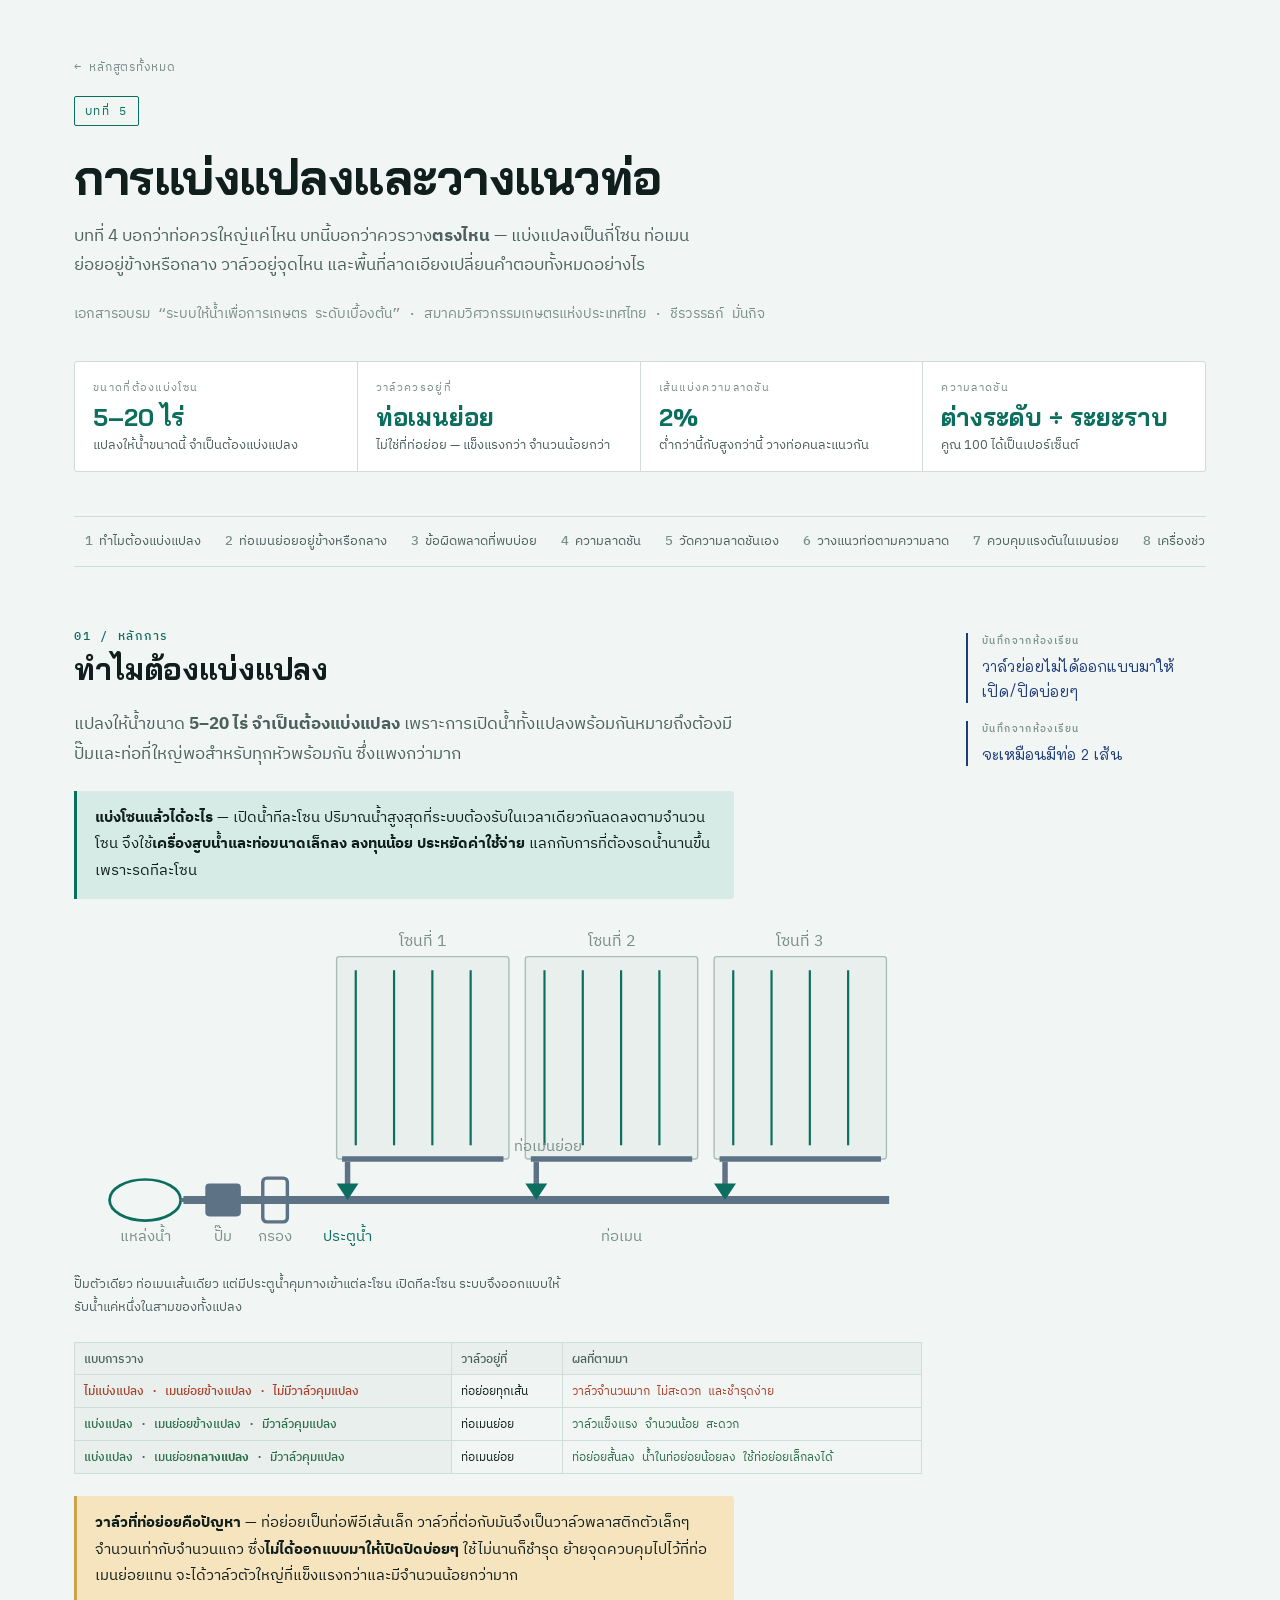
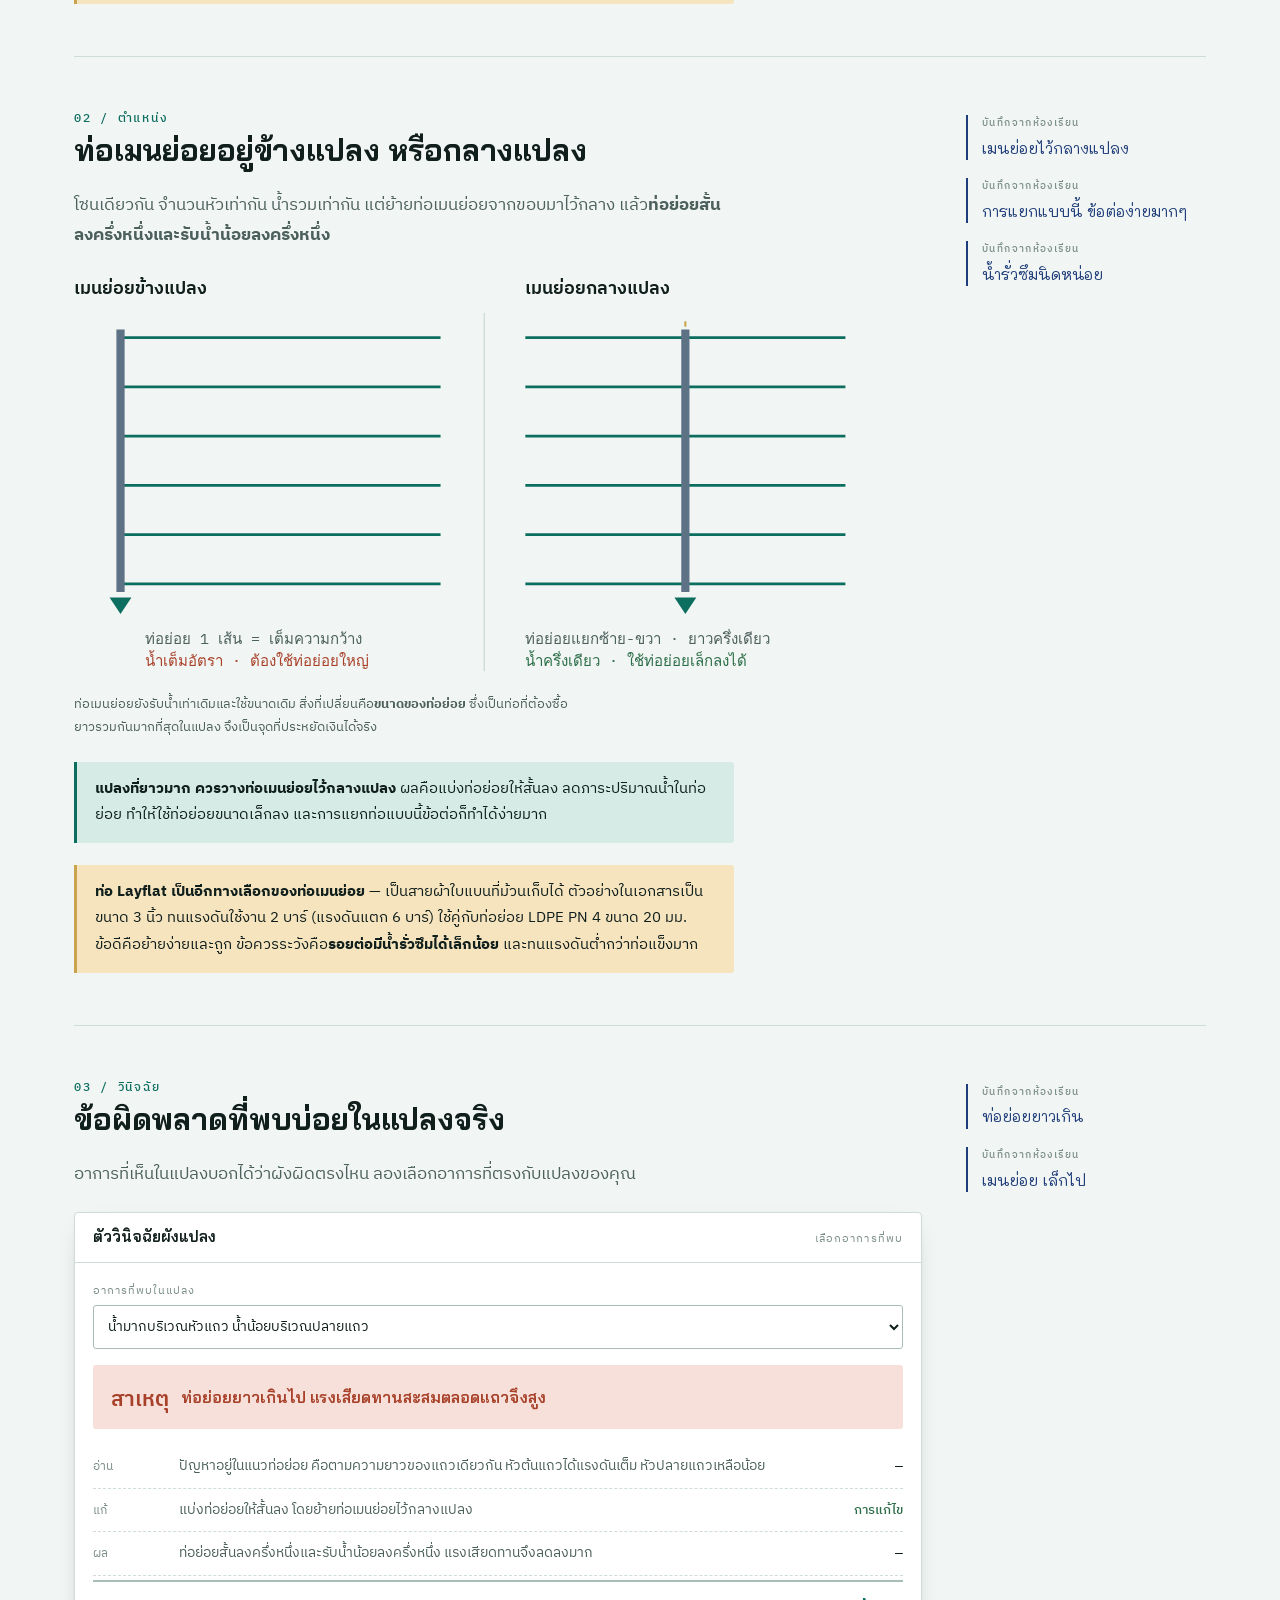
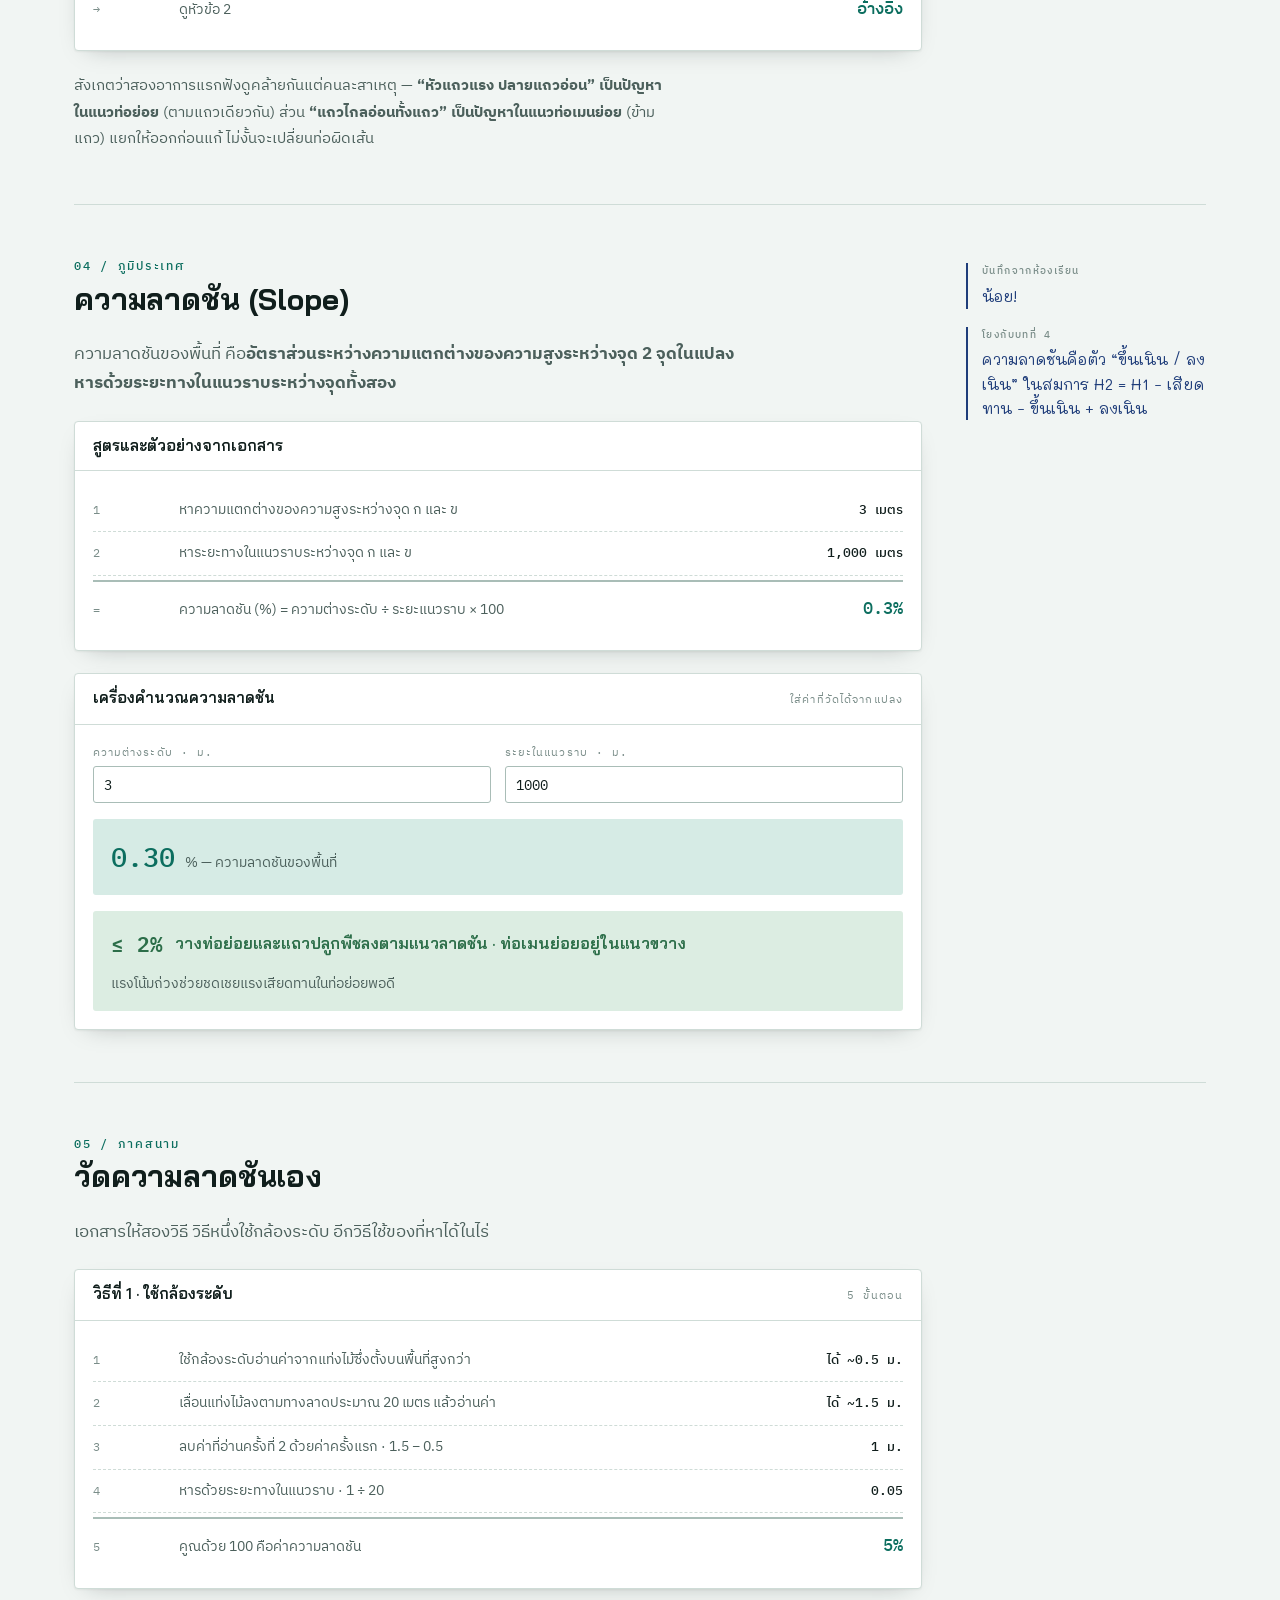
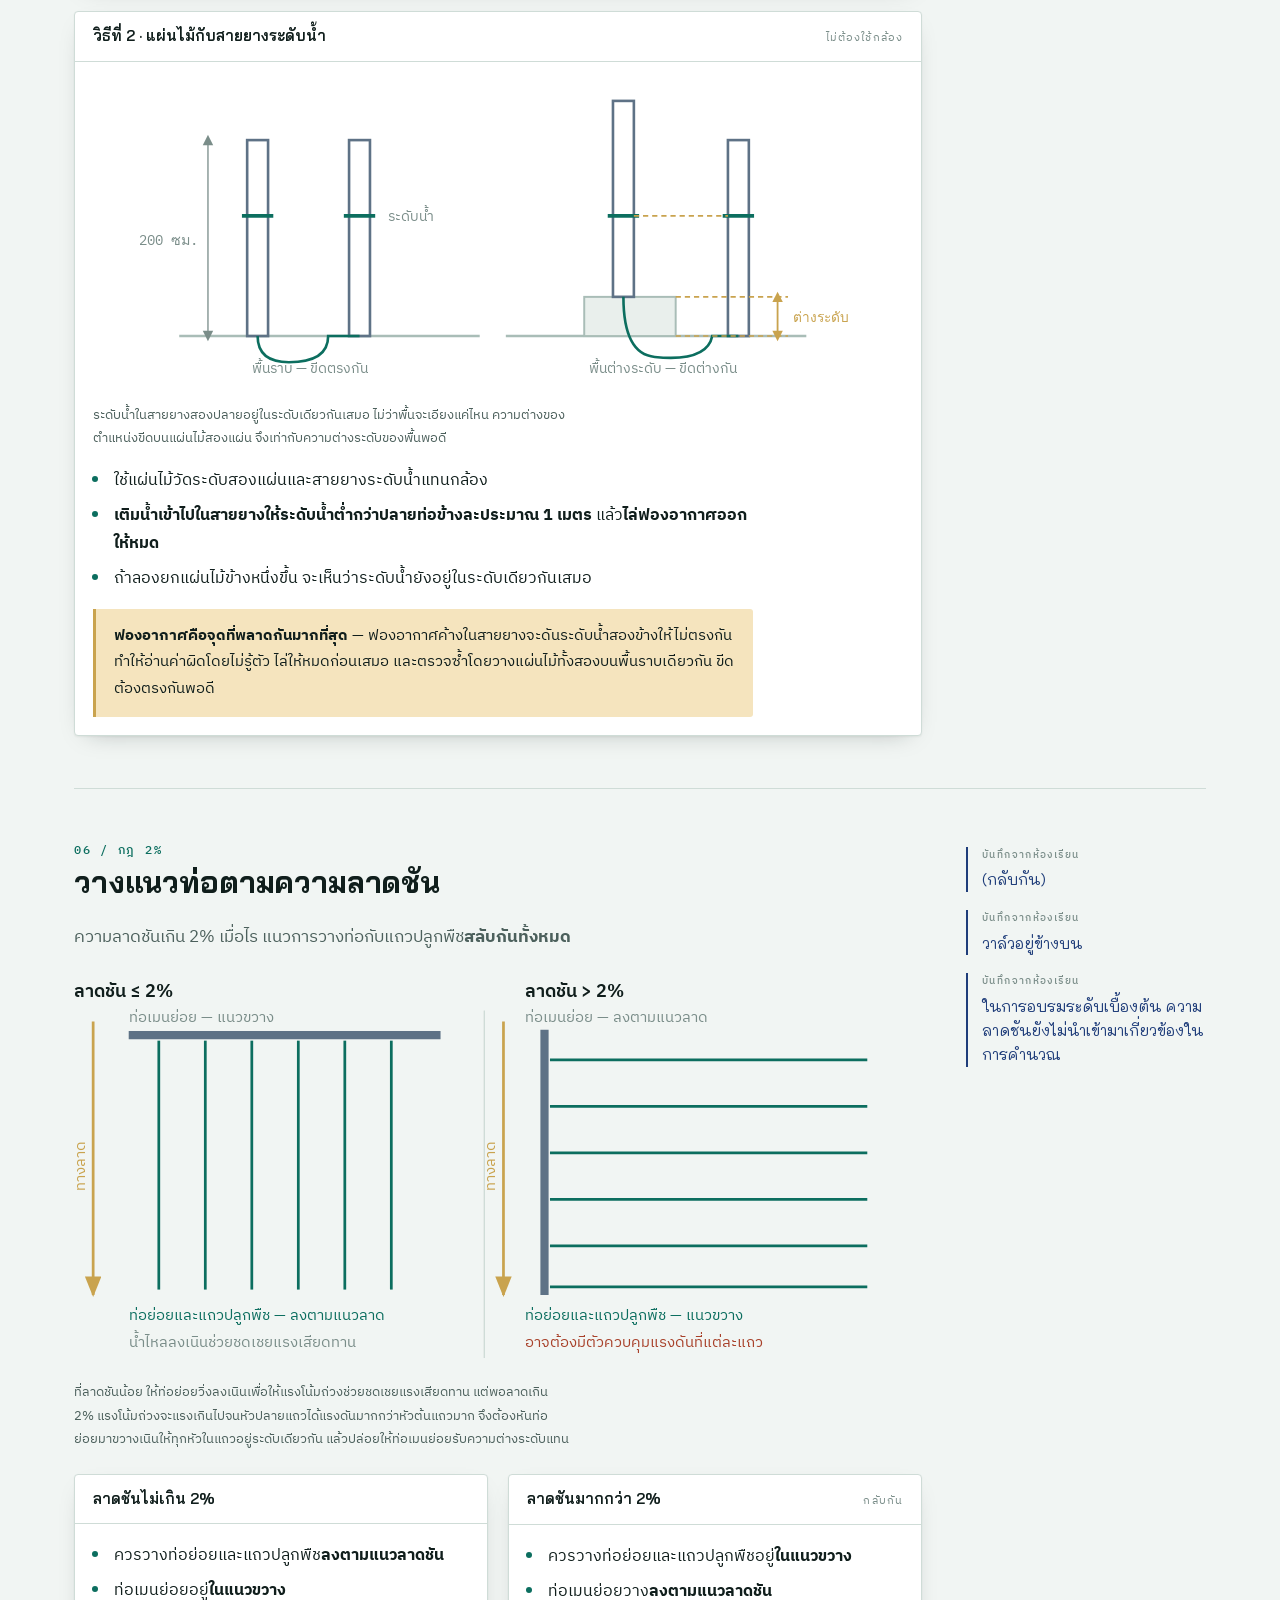
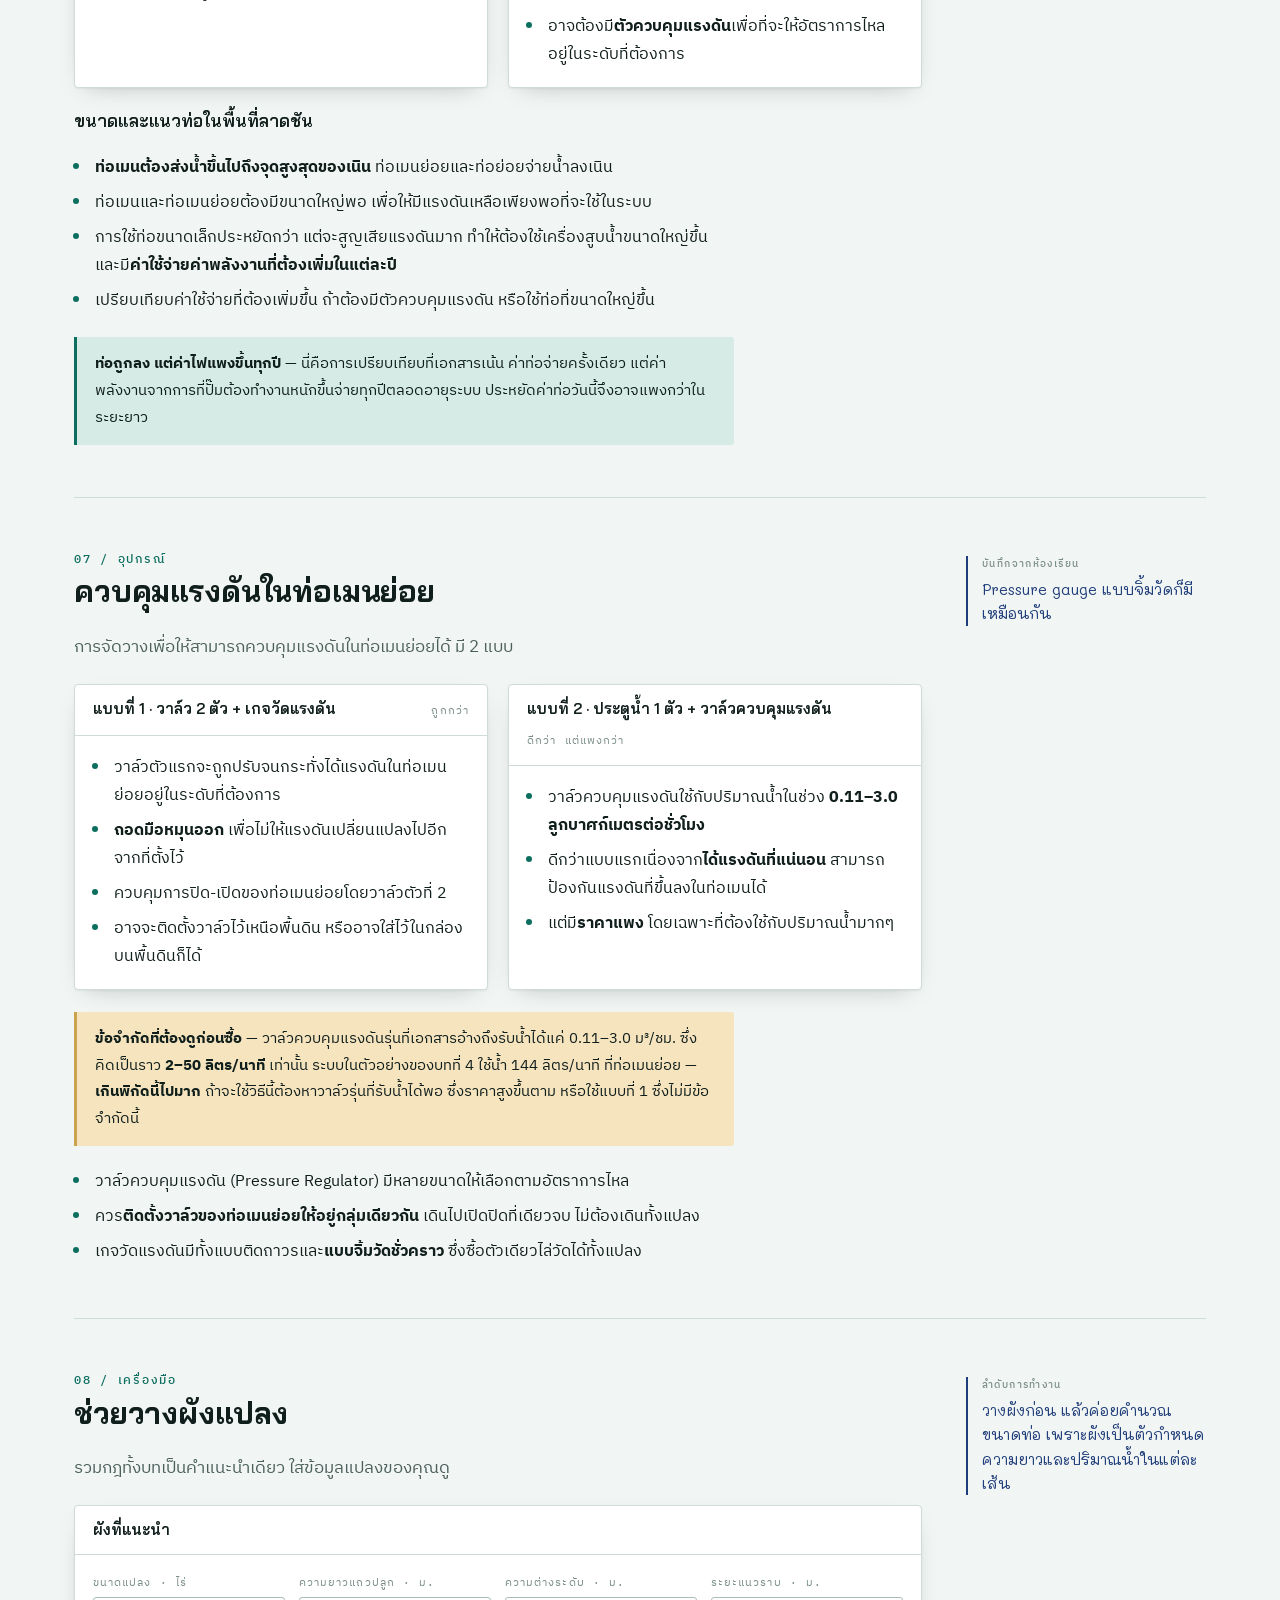
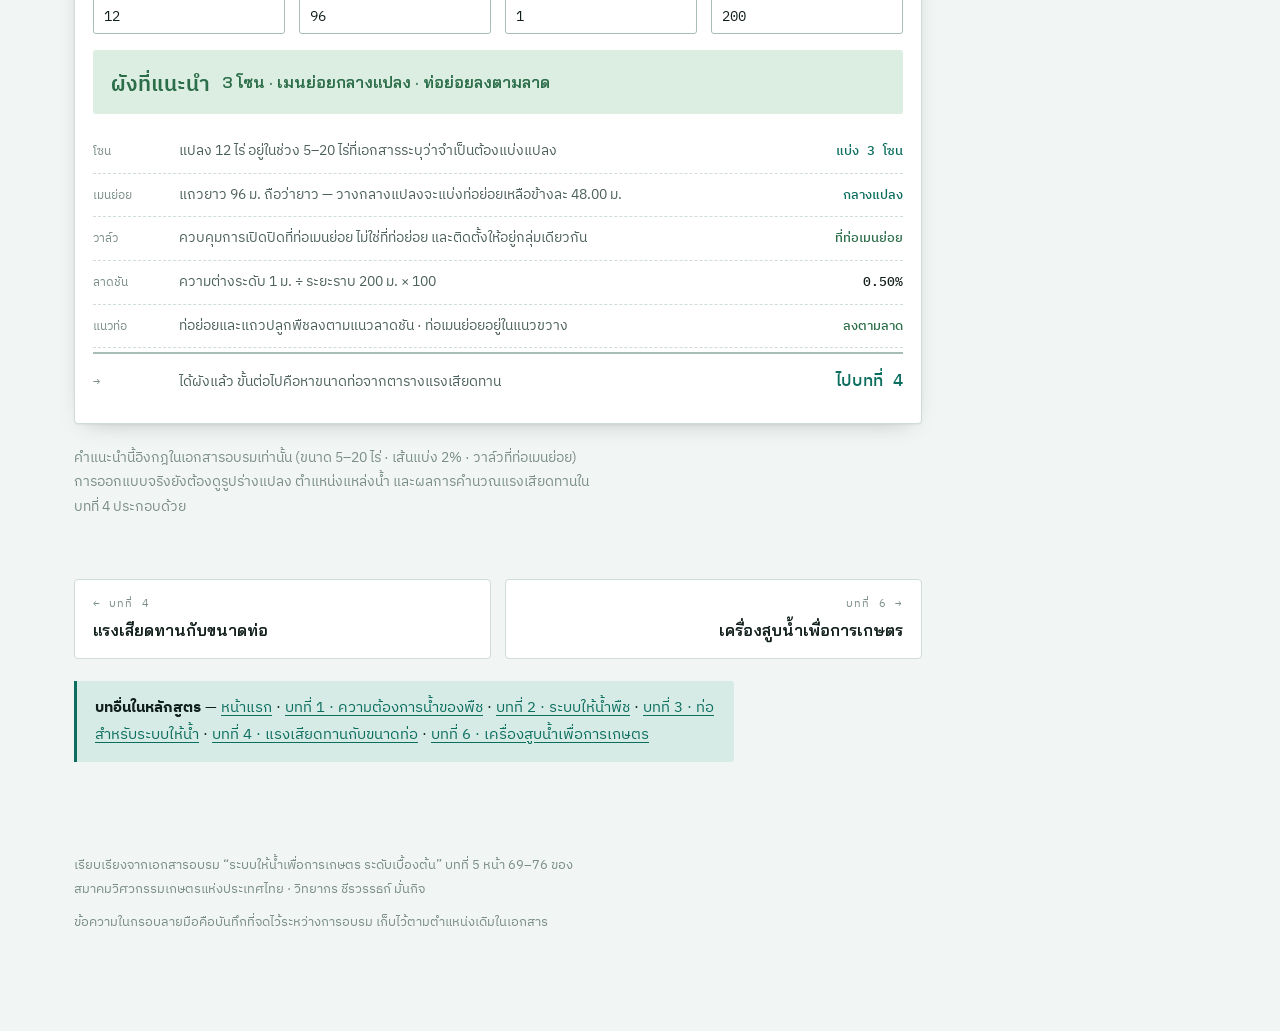
<file: ch5-layout.html>
<!doctype html>
<html lang="th">
<head>
<meta charset="utf-8">
<meta name="viewport" content="width=device-width, initial-scale=1">
<title>การแบ่งแปลงและวางแนวท่อ · บทที่ 5</title>
<meta name="description" content="บทที่ 5 ระบบให้น้ำเพื่อการเกษตร — แบ่งแปลงเป็นโซน วางท่อเมนย่อยข้างหรือกลางแปลง วาล์ว ความลาดชัน และกฎ 2%">
<link rel="icon" href="assets/favicon.svg" type="image/svg+xml">
<link rel="preconnect" href="https://fonts.googleapis.com">
<link rel="preconnect" href="https://fonts.gstatic.com" crossorigin>
<link rel="stylesheet" href="https://fonts.googleapis.com/css2?family=Bai+Jamjuree:wght@600;700&family=IBM+Plex+Mono:wght@400;500&family=IBM+Plex+Sans+Thai:wght@400;500;600&family=Mali:wght@400;500&display=swap">
<link rel="stylesheet" href="assets/style.css">
<style>
/* word keys in the step lists (โซน, เมนย่อย, เพิ่มเติม) need a wider key column */
.steps .st{grid-template-columns:4.6rem 1fr auto}
@media (max-width:560px){ .steps .st{grid-template-columns:3.8rem 1fr auto} }
</style>
</head>
<body>

<div class="wrap">
<header class="mast">
  <a class="home" href="./">← หลักสูตรทั้งหมด</a>
  <div class="ch">บทที่ 5</div>
  <h1><span class="nb">การแบ่งแปลงและวางแนวท่อ</span></h1>
  <p class="sub">บทที่ 4 บอกว่าท่อควรใหญ่แค่ไหน บทนี้บอกว่าควรวาง<strong>ตรงไหน</strong>
     — แบ่งแปลงเป็นกี่โซน ท่อเมนย่อยอยู่ข้างหรือกลาง วาล์วอยู่จุดไหน
     และพื้นที่ลาดเอียงเปลี่ยนคำตอบทั้งหมดอย่างไร</p>
  <p class="by">เอกสารอบรม “ระบบให้น้ำเพื่อการเกษตร ระดับเบื้องต้น” · สมาคมวิศวกรรมเกษตรแห่งประเทศไทย · ชีรวรรธก์ มั่นกิจ</p>

  <dl class="rules">
    <div><dt>ขนาดที่ต้องแบ่งโซน</dt><dd>5–20 ไร่<small>แปลงให้น้ำขนาดนี้ จำเป็นต้องแบ่งแปลง</small></dd></div>
    <div><dt>วาล์วควรอยู่ที่</dt><dd>ท่อเมนย่อย<small>ไม่ใช่ที่ท่อย่อย — แข็งแรงกว่า จำนวนน้อยกว่า</small></dd></div>
    <div><dt>เส้นแบ่งความลาดชัน</dt><dd>2%<small>ต่ำกว่านี้กับสูงกว่านี้ วางท่อคนละแนวกัน</small></dd></div>
    <div><dt>ความลาดชัน</dt><dd>ต่างระดับ ÷ ระยะราบ<small>คูณ 100 ได้เป็นเปอร์เซ็นต์</small></dd></div>
  </dl>
</header>

<nav class="toc" aria-label="สารบัญ">
  <ol>
    <li><a href="#s1"><b>1</b>ทำไมต้องแบ่งแปลง</a></li>
    <li><a href="#s2"><b>2</b>ท่อเมนย่อยอยู่ข้างหรือกลาง</a></li>
    <li><a href="#s3"><b>3</b>ข้อผิดพลาดที่พบบ่อย</a></li>
    <li><a href="#s4"><b>4</b>ความลาดชัน</a></li>
    <li><a href="#s5"><b>5</b>วัดความลาดชันเอง</a></li>
    <li><a href="#s6"><b>6</b>วางแนวท่อตามความลาด</a></li>
    <li><a href="#s7"><b>7</b>ควบคุมแรงดันในเมนย่อย</a></li>
    <li><a href="#s8"><b>8</b>เครื่องช่วยวางผัง</a></li>
  </ol>
</nav>

<!-- ══ 1 ══ -->
<section class="sec" id="s1">
  <div class="col">
    <h2><span class="n">01 / หลักการ</span>ทำไมต้องแบ่งแปลง</h2>
    <p class="lead">แปลงให้น้ำขนาด <strong>5–20 ไร่ จำเป็นต้องแบ่งแปลง</strong>
      เพราะการเปิดน้ำทั้งแปลงพร้อมกันหมายถึงต้องมีปั๊มและท่อที่ใหญ่พอสำหรับทุกหัวพร้อมกัน
      ซึ่งแพงกว่ามาก</p>

    <div class="callout">
      <p><strong>แบ่งโซนแล้วได้อะไร</strong> — เปิดน้ำทีละโซน ปริมาณน้ำสูงสุดที่ระบบต้องรับในเวลาเดียวกันลดลงตามจำนวนโซน
        จึงใช้<strong>เครื่องสูบน้ำและท่อขนาดเล็กลง ลงทุนน้อย ประหยัดค่าใช้จ่าย</strong>
        แลกกับการที่ต้องรดน้ำนานขึ้นเพราะรดทีละโซน</p>
    </div>

    <figure>
      <svg viewBox="0 0 620 250" role="img" aria-label="ผังแปลงแบ่งเป็นสามโซน ท่อเมนวิ่งตามขอบล่าง มีประตูน้ำคุมแต่ละโซน น้ำมาจากแหล่งน้ำผ่านเครื่องสูบและเครื่องกรอง">
        <g stroke="var(--rule-strong)" fill="var(--surface-2)" stroke-width="1">
          <rect x="192" y="26" width="126" height="148" rx="2"/>
          <rect x="330" y="26" width="126" height="148" rx="2"/>
          <rect x="468" y="26" width="126" height="148" rx="2"/>
        </g>
        <g font-family="IBM Plex Sans Thai, sans-serif" font-size="11.5" fill="var(--ink-3)" text-anchor="middle">
          <text x="255" y="18">โซนที่ 1</text><text x="393" y="18">โซนที่ 2</text><text x="531" y="18">โซนที่ 3</text>
        </g>
        <!-- laterals inside zones -->
        <g stroke="var(--accent)" stroke-width="1.6" fill="none">
          <line x1="206" y1="36" x2="206" y2="164"/><line x1="234" y1="36" x2="234" y2="164"/>
          <line x1="262" y1="36" x2="262" y2="164"/><line x1="290" y1="36" x2="290" y2="164"/>
          <line x1="344" y1="36" x2="344" y2="164"/><line x1="372" y1="36" x2="372" y2="164"/>
          <line x1="400" y1="36" x2="400" y2="164"/><line x1="428" y1="36" x2="428" y2="164"/>
          <line x1="482" y1="36" x2="482" y2="164"/><line x1="510" y1="36" x2="510" y2="164"/>
          <line x1="538" y1="36" x2="538" y2="164"/><line x1="566" y1="36" x2="566" y2="164"/>
        </g>
        <!-- submain per zone -->
        <g stroke="var(--pvc)" stroke-width="4" fill="none">
          <line x1="196" y1="174" x2="314" y2="174"/>
          <line x1="334" y1="174" x2="452" y2="174"/>
          <line x1="472" y1="174" x2="590" y2="174"/>
        </g>
        <!-- main -->
        <line x1="80" y1="204" x2="596" y2="204" stroke="var(--pvc)" stroke-width="6"/>
        <g stroke="var(--pvc)" stroke-width="4">
          <line x1="200" y1="204" x2="200" y2="176"/>
          <line x1="338" y1="204" x2="338" y2="176"/>
          <line x1="476" y1="204" x2="476" y2="176"/>
        </g>
        <!-- gate valves -->
        <g fill="var(--accent)">
          <polygon points="192,192 208,192 200,204"/><polygon points="330,192 346,192 338,204"/><polygon points="468,192 484,192 476,204"/>
        </g>
        <!-- pump + filter + source -->
        <rect x="96" y="192" width="26" height="24" rx="3" fill="var(--pvc)"/>
        <rect x="138" y="188" width="18" height="32" rx="3" fill="none" stroke="var(--pvc)" stroke-width="2.5"/>
        <ellipse cx="52" cy="204" rx="26" ry="15" fill="none" stroke="var(--accent)" stroke-width="2"/>
        <line x1="78" y1="204" x2="94" y2="204" stroke="var(--pvc)" stroke-width="3"/>
        <line x1="122" y1="204" x2="136" y2="204" stroke="var(--pvc)" stroke-width="3"/>
        <g font-family="IBM Plex Sans Thai, sans-serif" font-size="11" fill="var(--ink-3)" text-anchor="middle">
          <text x="52" y="234">แหล่งน้ำ</text><text x="109" y="234">ปั๊ม</text><text x="147" y="234">กรอง</text>
          <text x="200" y="234" fill="var(--accent)">ประตูน้ำ</text>
          <text x="400" y="234">ท่อเมน</text>
        </g>
        <text x="322" y="168" font-family="IBM Plex Sans Thai, sans-serif" font-size="11" fill="var(--ink-3)" text-anchor="start">ท่อเมนย่อย</text>
      </svg>
      <figcaption>ปั๊มตัวเดียว ท่อเมนเส้นเดียว แต่มีประตูน้ำคุมทางเข้าแต่ละโซน
        เปิดทีละโซน ระบบจึงออกแบบให้รับน้ำแค่หนึ่งในสามของทั้งแปลง</figcaption>
    </figure>

    <div class="tscroll">
      <table class="data" style="min-width:600px">
        <thead><tr><th style="text-align:start">แบบการวาง</th><th style="text-align:start">วาล์วอยู่ที่</th><th style="text-align:start">ผลที่ตามมา</th></tr></thead>
        <tbody>
          <tr>
            <th style="text-align:start;color:var(--fail)">ไม่แบ่งแปลง · เมนย่อยข้างแปลง · ไม่มีวาล์วคุมแปลง</th>
            <td style="text-align:start">ท่อย่อยทุกเส้น</td>
            <td style="text-align:start;color:var(--fail)">วาล์วจำนวนมาก ไม่สะดวก และชำรุดง่าย</td>
          </tr>
          <tr>
            <th style="text-align:start;color:var(--pass)">แบ่งแปลง · เมนย่อยข้างแปลง · มีวาล์วคุมแปลง</th>
            <td style="text-align:start">ท่อเมนย่อย</td>
            <td style="text-align:start;color:var(--pass)">วาล์วแข็งแรง จำนวนน้อย สะดวก</td>
          </tr>
          <tr>
            <th style="text-align:start;color:var(--pass)">แบ่งแปลง · เมนย่อย<strong>กลางแปลง</strong> · มีวาล์วคุมแปลง</th>
            <td style="text-align:start">ท่อเมนย่อย</td>
            <td style="text-align:start;color:var(--pass)">ท่อย่อยสั้นลง น้ำในท่อย่อยน้อยลง ใช้ท่อย่อยเล็กลงได้</td>
          </tr>
        </tbody>
      </table>
    </div>

    <div class="callout warn">
      <p><strong>วาล์วที่ท่อย่อยคือปัญหา</strong> — ท่อย่อยเป็นท่อพีอีเส้นเล็ก
        วาล์วที่ต่อกับมันจึงเป็นวาล์วพลาสติกตัวเล็กๆ จำนวนเท่ากับจำนวนแถว
        ซึ่ง<strong>ไม่ได้ออกแบบมาให้เปิดปิดบ่อยๆ</strong> ใช้ไม่นานก็ชำรุด
        ย้ายจุดควบคุมไปไว้ที่ท่อเมนย่อยแทน จะได้วาล์วตัวใหญ่ที่แข็งแรงกว่าและมีจำนวนน้อยกว่ามาก</p>
    </div>
  </div>
  <aside class="rail">
    <p class="note"><b>บันทึกจากห้องเรียน</b>วาล์วย่อยไม่ได้ออกแบบมาให้เปิด/ปิดบ่อยๆ</p>
    <p class="note"><b>บันทึกจากห้องเรียน</b>จะเหมือนมีท่อ 2 เส้น</p>
  </aside>
</section>

<!-- ══ 2 ══ -->
<section class="sec" id="s2">
  <div class="col">
    <h2><span class="n">02 / ตำแหน่ง</span>ท่อเมนย่อยอยู่ข้างแปลง หรือกลางแปลง</h2>
    <p class="lead">โซนเดียวกัน จำนวนหัวเท่ากัน น้ำรวมเท่ากัน
      แต่ย้ายท่อเมนย่อยจากขอบมาไว้กลาง แล้ว<strong>ท่อย่อยสั้นลงครึ่งหนึ่งและรับน้ำน้อยลงครึ่งหนึ่ง</strong></p>

    <figure>
      <svg viewBox="0 0 620 300" role="img" aria-label="เปรียบเทียบท่อเมนย่อยข้างแปลงซึ่งท่อย่อยยาวเต็มความกว้าง กับท่อเมนย่อยกลางแปลงซึ่งท่อย่อยแบ่งเป็นสองข้างสั้นลงครึ่งหนึ่ง">
        <text x="0" y="16" font-family="IBM Plex Sans Thai, sans-serif" font-size="13" font-weight="600" fill="currentColor">เมนย่อยข้างแปลง</text>
        <g stroke="var(--accent)" stroke-width="2" fill="none">
          <line x1="34" y1="48" x2="268" y2="48"/><line x1="34" y1="84" x2="268" y2="84"/>
          <line x1="34" y1="120" x2="268" y2="120"/><line x1="34" y1="156" x2="268" y2="156"/>
          <line x1="34" y1="192" x2="268" y2="192"/><line x1="34" y1="228" x2="268" y2="228"/>
        </g>
        <line x1="34" y1="42" x2="34" y2="234" stroke="var(--pvc)" stroke-width="6"/>
        <polygon points="26,238 42,238 34,250" fill="var(--accent)"/>
        <g font-family="IBM Plex Mono, monospace" font-size="11" fill="var(--ink-2)">
          <text x="52" y="272">ท่อย่อย 1 เส้น = เต็มความกว้าง</text>
          <text x="52" y="288" fill="var(--fail)">น้ำเต็มอัตรา · ต้องใช้ท่อย่อยใหญ่</text>
        </g>

        <line x1="300" y1="30" x2="300" y2="292" stroke="var(--rule)" stroke-width="1"/>

        <text x="330" y="16" font-family="IBM Plex Sans Thai, sans-serif" font-size="13" font-weight="600" fill="currentColor">เมนย่อยกลางแปลง</text>
        <g stroke="var(--accent)" stroke-width="2" fill="none">
          <line x1="330" y1="48" x2="564" y2="48"/><line x1="330" y1="84" x2="564" y2="84"/>
          <line x1="330" y1="120" x2="564" y2="120"/><line x1="330" y1="156" x2="564" y2="156"/>
          <line x1="330" y1="192" x2="564" y2="192"/><line x1="330" y1="228" x2="564" y2="228"/>
        </g>
        <line x1="447" y1="42" x2="447" y2="234" stroke="var(--pvc)" stroke-width="6"/>
        <polygon points="439,238 455,238 447,250" fill="var(--accent)"/>
        <g stroke="var(--mark-line)" stroke-width="1.5" stroke-dasharray="4 3" fill="none">
          <line x1="447" y1="36" x2="447" y2="42"/>
        </g>
        <g font-family="IBM Plex Mono, monospace" font-size="11" fill="var(--ink-2)">
          <text x="330" y="272">ท่อย่อยแยกซ้าย-ขวา · ยาวครึ่งเดียว</text>
          <text x="330" y="288" fill="var(--pass)">น้ำครึ่งเดียว · ใช้ท่อย่อยเล็กลงได้</text>
        </g>
      </svg>
      <figcaption>ท่อเมนย่อยยังรับน้ำเท่าเดิมและใช้ขนาดเดิม สิ่งที่เปลี่ยนคือ<strong>ขนาดของท่อย่อย</strong>
        ซึ่งเป็นท่อที่ต้องซื้อยาวรวมกันมากที่สุดในแปลง จึงเป็นจุดที่ประหยัดเงินได้จริง</figcaption>
    </figure>

    <div class="callout">
      <p><strong>แปลงที่ยาวมาก ควรวางท่อเมนย่อยไว้กลางแปลง</strong>
        ผลคือแบ่งท่อย่อยให้สั้นลง ลดภาระปริมาณน้ำในท่อย่อย ทำให้ใช้ท่อย่อยขนาดเล็กลง
        และการแยกท่อแบบนี้ข้อต่อก็ทำได้ง่ายมาก</p>
    </div>

    <div class="callout warn">
      <p><strong>ท่อ Layflat เป็นอีกทางเลือกของท่อเมนย่อย</strong> — เป็นสายผ้าใบแบนที่ม้วนเก็บได้
        ตัวอย่างในเอกสารเป็นขนาด 3 นิ้ว ทนแรงดันใช้งาน 2 บาร์ (แรงดันแตก 6 บาร์)
        ใช้คู่กับท่อย่อย LDPE PN 4 ขนาด 20 มม. ข้อดีคือย้ายง่ายและถูก
        ข้อควรระวังคือ<strong>รอยต่อมีน้ำรั่วซึมได้เล็กน้อย</strong> และทนแรงดันต่ำกว่าท่อแข็งมาก</p>
    </div>
  </div>
  <aside class="rail">
    <p class="note"><b>บันทึกจากห้องเรียน</b>เมนย่อยไว้กลางแปลง</p>
    <p class="note"><b>บันทึกจากห้องเรียน</b>การแยกแบบนี้ ข้อต่อง่ายมากๆ</p>
    <p class="note"><b>บันทึกจากห้องเรียน</b>น้ำรั่วซึมนิดหน่อย</p>
  </aside>
</section>

<!-- ══ 3 ══ -->
<section class="sec" id="s3">
  <div class="col">
    <h2><span class="n">03 / วินิจฉัย</span>ข้อผิดพลาดที่พบบ่อยในแปลงจริง</h2>
    <p class="lead">อาการที่เห็นในแปลงบอกได้ว่าผังผิดตรงไหน ลองเลือกอาการที่ตรงกับแปลงของคุณ</p>

    <div class="panel">
      <div class="panel-h"><h3>ตัววินิจฉัยผังแปลง</h3><span>เลือกอาการที่พบ</span></div>
      <div class="panel-b" style="display:flex;flex-direction:column;gap:16px">
        <div class="ctrls" style="grid-template-columns:minmax(240px,1fr)">
          <div class="fld">
            <label for="dxSym">อาการที่พบในแปลง</label>
            <select id="dxSym">
              <option value="head">น้ำมากบริเวณหัวแถว น้ำน้อยบริเวณปลายแถว</option>
              <option value="far">น้ำอ่อนเฉพาะแถวที่อยู่ไกลจากประตูน้ำ</option>
              <option value="valve">วาล์วเสียบ่อย ต้องเดินเปิดปิดหลายจุด</option>
              <option value="pump">ปั๊มกับท่อใหญ่และแพงเกินจำเป็น</option>
            </select>
          </div>
        </div>
        <div id="dxOut"></div>
      </div>
    </div>

    <p class="body" style="font-size:.94rem;color:var(--ink-2)">
      สังเกตว่าสองอาการแรกฟังดูคล้ายกันแต่คนละสาเหตุ —
      <strong>“หัวแถวแรง ปลายแถวอ่อน” เป็นปัญหาในแนวท่อย่อย</strong> (ตามแถวเดียวกัน) ส่วน
      <strong>“แถวไกลอ่อนทั้งแถว” เป็นปัญหาในแนวท่อเมนย่อย</strong> (ข้ามแถว)
      แยกให้ออกก่อนแก้ ไม่งั้นจะเปลี่ยนท่อผิดเส้น</p>
  </div>
  <aside class="rail">
    <p class="note"><b>บันทึกจากห้องเรียน</b>ท่อย่อยยาวเกิน</p>
    <p class="note"><b>บันทึกจากห้องเรียน</b>เมนย่อย เล็กไป</p>
  </aside>
</section>

<!-- ══ 4 ══ -->
<section class="sec" id="s4">
  <div class="col">
    <h2><span class="n">04 / ภูมิประเทศ</span>ความลาดชัน (Slope)</h2>
    <p class="lead">ความลาดชันของพื้นที่ คือ<strong>อัตราส่วนระหว่างความแตกต่างของความสูงระหว่างจุด 2 จุดในแปลง
      หารด้วยระยะทางในแนวราบระหว่างจุดทั้งสอง</strong></p>

    <div class="panel">
      <div class="panel-h"><h3>สูตรและตัวอย่างจากเอกสาร</h3></div>
      <div class="panel-b">
        <div class="steps">
          <div class="st"><span class="k">1</span><span class="d">หาความแตกต่างของความสูงระหว่างจุด ก และ ข</span><span class="v">3 เมตร</span></div>
          <div class="st"><span class="k">2</span><span class="d">หาระยะทางในแนวราบระหว่างจุด ก และ ข</span><span class="v">1,000 เมตร</span></div>
          <div class="st tot"><span class="k">=</span><span class="d">ความลาดชัน (%) = ความต่างระดับ ÷ ระยะแนวราบ × 100</span><span class="v">0.3%</span></div>
        </div>
      </div>
    </div>

    <div class="panel">
      <div class="panel-h"><h3>เครื่องคำนวณความลาดชัน</h3><span>ใส่ค่าที่วัดได้จากแปลง</span></div>
      <div class="panel-b" style="display:flex;flex-direction:column;gap:16px">
        <div class="ctrls">
          <div class="fld"><label for="slRise">ความต่างระดับ · ม.</label><input id="slRise" type="number" value="3" min="0" step="0.1"></div>
          <div class="fld"><label for="slRun">ระยะในแนวราบ · ม.</label><input id="slRun" type="number" value="1000" min="1" step="1"></div>
        </div>
        <div class="res">
          <span class="num" id="slOut">0.30</span>
          <span class="lbl">% &mdash; ความลาดชันของพื้นที่</span>
        </div>
        <div id="slVerdict"></div>
      </div>
    </div>
  </div>
  <aside class="rail">
    <p class="note"><b>บันทึกจากห้องเรียน</b>น้อย!</p>
    <p class="note"><b>โยงกับบทที่ 4</b>ความลาดชันคือตัว “ขึ้นเนิน / ลงเนิน” ในสมการ H2 = H1 − เสียดทาน − ขึ้นเนิน + ลงเนิน</p>
  </aside>
</section>

<!-- ══ 5 ══ -->
<section class="sec" id="s5">
  <div class="col">
    <h2><span class="n">05 / ภาคสนาม</span>วัดความลาดชันเอง</h2>
    <p class="lead">เอกสารให้สองวิธี วิธีหนึ่งใช้กล้องระดับ อีกวิธีใช้ของที่หาได้ในไร่</p>

    <div class="panel">
      <div class="panel-h"><h3>วิธีที่ 1 · ใช้กล้องระดับ</h3><span>5 ขั้นตอน</span></div>
      <div class="panel-b">
        <div class="steps">
          <div class="st"><span class="k">1</span><span class="d">ใช้กล้องระดับอ่านค่าจากแท่งไม้ซึ่งตั้งบนพื้นที่สูงกว่า</span><span class="v">ได้ ~0.5 ม.</span></div>
          <div class="st"><span class="k">2</span><span class="d">เลื่อนแท่งไม้ลงตามทางลาดประมาณ 20 เมตร แล้วอ่านค่า</span><span class="v">ได้ ~1.5 ม.</span></div>
          <div class="st"><span class="k">3</span><span class="d">ลบค่าที่อ่านครั้งที่ 2 ด้วยค่าครั้งแรก · 1.5 − 0.5</span><span class="v">1 ม.</span></div>
          <div class="st"><span class="k">4</span><span class="d">หารด้วยระยะทางในแนวราบ · 1 ÷ 20</span><span class="v">0.05</span></div>
          <div class="st tot"><span class="k">5</span><span class="d">คูณด้วย 100 คือค่าความลาดชัน</span><span class="v">5%</span></div>
        </div>
      </div>
    </div>

    <div class="panel">
      <div class="panel-h"><h3>วิธีที่ 2 · แผ่นไม้กับสายยางระดับน้ำ</h3><span>ไม่ต้องใช้กล้อง</span></div>
      <div class="panel-b" style="display:flex;flex-direction:column;gap:16px">
        <figure>
          <svg viewBox="-46 0 620 240" role="img" aria-label="วิธีวัดระดับด้วยแผ่นไม้สองแผ่นและสายยางใส่น้ำ ระดับน้ำในสายยางทั้งสองข้างอยู่เท่ากันเสมอ ความต่างของขีดบนแผ่นไม้คือความต่างระดับของพื้น">
            <!-- ground -->
            <line x1="20" y1="196" x2="250" y2="196" stroke="var(--rule-strong)" stroke-width="2"/>
            <line x1="270" y1="196" x2="500" y2="196" stroke="var(--rule-strong)" stroke-width="2"/>
            <rect x="330" y="166" width="70" height="30" fill="var(--surface-2)" stroke="var(--rule-strong)" stroke-width="1.5"/>
            <!-- boards -->
            <rect x="72" y="46" width="16" height="150" fill="none" stroke="var(--pvc)" stroke-width="2"/>
            <rect x="150" y="46" width="16" height="150" fill="none" stroke="var(--pvc)" stroke-width="2"/>
            <rect x="352" y="16" width="16" height="150" fill="none" stroke="var(--pvc)" stroke-width="2"/>
            <rect x="440" y="46" width="16" height="150" fill="none" stroke="var(--pvc)" stroke-width="2"/>
            <!-- water level marks -->
            <g stroke="var(--accent)" stroke-width="3">
              <line x1="68" y1="104" x2="92" y2="104"/><line x1="146" y1="104" x2="170" y2="104"/>
              <line x1="348" y1="104" x2="372" y2="104"/><line x1="436" y1="104" x2="460" y2="104"/>
            </g>
            <!-- hose -->
            <path d="M80 196 q0 20 24 20 q30 0 30 -20 L158 196" fill="none" stroke="var(--accent)" stroke-width="2"/>
            <path d="M360 166 q0 44 24 46 q40 4 44 -16 L448 196" fill="none" stroke="var(--accent)" stroke-width="2"/>
            <!-- dimension -->
            <line x1="42" y1="46" x2="42" y2="196" stroke="var(--ink-3)" stroke-width="1"/>
            <g fill="var(--ink-3)"><polygon points="38,50 46,50 42,42"/><polygon points="38,192 46,192 42,200"/></g>
            <text x="34" y="126" text-anchor="end" font-family="IBM Plex Mono, monospace" font-size="11" fill="var(--ink-3)">200 ซม.</text>
            <g font-family="IBM Plex Sans Thai, sans-serif" font-size="11" fill="var(--ink-3)">
              <text x="180" y="108">ระดับน้ำ</text>
              <text x="120" y="224" text-anchor="middle">พื้นราบ — ขีดตรงกัน</text>
              <text x="390" y="224" text-anchor="middle">พื้นต่างระดับ — ขีดต่างกัน</text>
            </g>
            <g stroke="var(--mark-line)" stroke-width="1.2" stroke-dasharray="4 3">
              <line x1="368" y1="104" x2="440" y2="104"/>
              <line x1="400" y1="166" x2="486" y2="166"/>
              <line x1="400" y1="196" x2="486" y2="196"/>
            </g>
            <line x1="478" y1="166" x2="478" y2="196" stroke="var(--mark-line)" stroke-width="1.4"/>
            <g fill="var(--mark-line)"><polygon points="474,170 482,170 478,162"/><polygon points="474,192 482,192 478,200"/></g>
            <text x="490" y="185" font-family="IBM Plex Mono, monospace" font-size="10.5" fill="var(--mark-line)">ต่างระดับ</text>
          </svg>
          <figcaption>ระดับน้ำในสายยางสองปลายอยู่ในระดับเดียวกันเสมอ ไม่ว่าพื้นจะเอียงแค่ไหน
            ความต่างของตำแหน่งขีดบนแผ่นไม้สองแผ่น จึงเท่ากับความต่างระดับของพื้นพอดี</figcaption>
        </figure>
        <ul class="plain">
          <li>ใช้แผ่นไม้วัดระดับสองแผ่นและสายยางระดับน้ำแทนกล้อง</li>
          <li><strong>เติมน้ำเข้าไปในสายยางให้ระดับน้ำต่ำกว่าปลายท่อข้างละประมาณ 1 เมตร</strong>
            แล้ว<strong>ไล่ฟองอากาศออกให้หมด</strong></li>
          <li>ถ้าลองยกแผ่นไม้ข้างหนึ่งขึ้น จะเห็นว่าระดับน้ำยังอยู่ในระดับเดียวกันเสมอ</li>
        </ul>
        <div class="callout warn">
          <p><strong>ฟองอากาศคือจุดที่พลาดกันมากที่สุด</strong> — ฟองอากาศค้างในสายยางจะดันระดับน้ำสองข้างให้ไม่ตรงกัน
            ทำให้อ่านค่าผิดโดยไม่รู้ตัว ไล่ให้หมดก่อนเสมอ และตรวจซ้ำโดยวางแผ่นไม้ทั้งสองบนพื้นราบเดียวกัน
            ขีดต้องตรงกันพอดี</p>
        </div>
      </div>
    </div>
  </div>
  <aside class="rail"></aside>
</section>

<!-- ══ 6 ══ -->
<section class="sec" id="s6">
  <div class="col">
    <h2><span class="n">06 / กฎ 2%</span>วางแนวท่อตามความลาดชัน</h2>
    <p class="lead">ความลาดชันเกิน 2% เมื่อไร แนวการวางท่อกับแถวปลูกพืช<strong>สลับกันทั้งหมด</strong></p>

    <figure>
      <svg viewBox="0 0 620 290" role="img" aria-label="เปรียบเทียบแนวการวางท่อ ในแปลงลาดไม่เกินสองเปอร์เซ็นต์วางท่อย่อยลงตามแนวลาดและท่อเมนย่อยขวาง ในแปลงลาดเกินสองเปอร์เซ็นต์วางท่อย่อยขวางและท่อเมนย่อยลงตามแนวลาด">
        <defs>
          <marker id="c5dn" viewBox="0 0 10 8" refX="9" refY="4" markerWidth="8" markerHeight="6" orient="auto">
            <polygon points="0,0 10,4 0,8" fill="var(--mark-line)"/>
          </marker>
        </defs>
        <!-- LEFT: <= 2% -->
        <text x="0" y="16" font-family="IBM Plex Sans Thai, sans-serif" font-size="13" font-weight="600" fill="currentColor">ลาดชัน ≤ 2%</text>
        <line x1="14" y1="34" x2="14" y2="234" stroke="var(--mark-line)" stroke-width="2" marker-end="url(#c5dn)"/>
        <text x="8" y="140" text-anchor="middle" font-family="IBM Plex Sans Thai, sans-serif" font-size="11" fill="var(--mark-line)" transform="rotate(-90 8 140)">ทางลาด</text>
        <line x1="40" y1="44" x2="268" y2="44" stroke="var(--pvc)" stroke-width="6"/>
        <g stroke="var(--accent)" stroke-width="2" fill="none">
          <line x1="62" y1="48" x2="62" y2="230"/><line x1="96" y1="48" x2="96" y2="230"/>
          <line x1="130" y1="48" x2="130" y2="230"/><line x1="164" y1="48" x2="164" y2="230"/>
          <line x1="198" y1="48" x2="198" y2="230"/><line x1="232" y1="48" x2="232" y2="230"/>
        </g>
        <g font-family="IBM Plex Sans Thai, sans-serif" font-size="11" fill="var(--ink-3)">
          <text x="40" y="34">ท่อเมนย่อย — แนวขวาง</text>
          <text x="40" y="252" fill="var(--accent)">ท่อย่อยและแถวปลูกพืช — ลงตามแนวลาด</text>
          <text x="40" y="272" fill="var(--ink-3)">น้ำไหลลงเนินช่วยชดเชยแรงเสียดทาน</text>
        </g>

        <line x1="300" y1="26" x2="300" y2="280" stroke="var(--rule)" stroke-width="1"/>

        <!-- RIGHT: > 2% -->
        <text x="330" y="16" font-family="IBM Plex Sans Thai, sans-serif" font-size="13" font-weight="600" fill="currentColor">ลาดชัน &gt; 2%</text>
        <line x1="314" y1="34" x2="314" y2="234" stroke="var(--mark-line)" stroke-width="2" marker-end="url(#c5dn)"/>
        <text x="308" y="140" text-anchor="middle" font-family="IBM Plex Sans Thai, sans-serif" font-size="11" fill="var(--mark-line)" transform="rotate(-90 308 140)">ทางลาด</text>
        <line x1="344" y1="40" x2="344" y2="234" stroke="var(--pvc)" stroke-width="6"/>
        <g stroke="var(--accent)" stroke-width="2" fill="none">
          <line x1="348" y1="62" x2="580" y2="62"/><line x1="348" y1="96" x2="580" y2="96"/>
          <line x1="348" y1="130" x2="580" y2="130"/><line x1="348" y1="164" x2="580" y2="164"/>
          <line x1="348" y1="198" x2="580" y2="198"/><line x1="348" y1="228" x2="580" y2="228"/>
        </g>
        <g font-family="IBM Plex Sans Thai, sans-serif" font-size="11" fill="var(--ink-3)">
          <text x="330" y="34">ท่อเมนย่อย — ลงตามแนวลาด</text>
          <text x="330" y="252" fill="var(--accent)">ท่อย่อยและแถวปลูกพืช — แนวขวาง</text>
          <text x="330" y="272" fill="var(--fail)">อาจต้องมีตัวควบคุมแรงดันที่แต่ละแถว</text>
        </g>
      </svg>
      <figcaption>ที่ลาดชันน้อย ให้ท่อย่อยวิ่งลงเนินเพื่อให้แรงโน้มถ่วงช่วยชดเชยแรงเสียดทาน
        แต่พอลาดเกิน 2% แรงโน้มถ่วงจะแรงเกินไปจนหัวปลายแถวได้แรงดันมากกว่าหัวต้นแถวมาก
        จึงต้องหันท่อย่อยมาขวางเนินให้ทุกหัวในแถวอยู่ระดับเดียวกัน แล้วปล่อยให้ท่อเมนย่อยรับความต่างระดับแทน</figcaption>
    </figure>

    <div class="sbs">
      <div class="panel">
        <div class="panel-h"><h3>ลาดชันไม่เกิน 2%</h3></div>
        <div class="panel-b"><ul class="plain">
          <li>ควรวางท่อย่อยและแถวปลูกพืช<strong>ลงตามแนวลาดชัน</strong></li>
          <li>ท่อเมนย่อยอยู่<strong>ในแนวขวาง</strong></li>
        </ul></div>
      </div>
      <div class="panel">
        <div class="panel-h"><h3>ลาดชันมากกว่า 2%</h3><span>กลับกัน</span></div>
        <div class="panel-b"><ul class="plain">
          <li>ควรวางท่อย่อยและแถวปลูกพืชอยู่<strong>ในแนวขวาง</strong></li>
          <li>ท่อเมนย่อยวาง<strong>ลงตามแนวลาดชัน</strong></li>
          <li>อาจต้องมี<strong>ตัวควบคุมแรงดัน</strong>เพื่อที่จะให้อัตราการไหลอยู่ในระดับที่ต้องการ</li>
        </ul></div>
      </div>
    </div>

    <h3>ขนาดและแนวท่อในพื้นที่ลาดชัน</h3>
    <ul class="plain">
      <li><strong>ท่อเมนต้องส่งน้ำขึ้นไปถึงจุดสูงสุดของเนิน</strong> ท่อเมนย่อยและท่อย่อยจ่ายน้ำลงเนิน</li>
      <li>ท่อเมนและท่อเมนย่อยต้องมีขนาดใหญ่พอ เพื่อให้มีแรงดันเหลือเพียงพอที่จะใช้ในระบบ</li>
      <li>การใช้ท่อขนาดเล็กประหยัดกว่า แต่จะสูญเสียแรงดันมาก ทำให้ต้องใช้เครื่องสูบน้ำขนาดใหญ่ขึ้น
        และมี<strong>ค่าใช้จ่ายค่าพลังงานที่ต้องเพิ่มในแต่ละปี</strong></li>
      <li>เปรียบเทียบค่าใช้จ่ายที่ต้องเพิ่มขึ้น ถ้าต้องมีตัวควบคุมแรงดัน หรือใช้ท่อที่ขนาดใหญ่ขึ้น</li>
    </ul>

    <div class="callout">
      <p><strong>ท่อถูกลง แต่ค่าไฟแพงขึ้นทุกปี</strong> — นี่คือการเปรียบเทียบที่เอกสารเน้น
        ค่าท่อจ่ายครั้งเดียว แต่ค่าพลังงานจากการที่ปั๊มต้องทำงานหนักขึ้นจ่ายทุกปีตลอดอายุระบบ
        ประหยัดค่าท่อวันนี้จึงอาจแพงกว่าในระยะยาว</p>
    </div>
  </div>
  <aside class="rail">
    <p class="note"><b>บันทึกจากห้องเรียน</b>(กลับกัน)</p>
    <p class="note"><b>บันทึกจากห้องเรียน</b>วาล์วอยู่ข้างบน</p>
    <p class="note"><b>บันทึกจากห้องเรียน</b>ในการอบรมระดับเบื้องต้น ความลาดชันยังไม่นำเข้ามาเกี่ยวข้องในการคำนวณ</p>
  </aside>
</section>

<!-- ══ 7 ══ -->
<section class="sec" id="s7">
  <div class="col">
    <h2><span class="n">07 / อุปกรณ์</span>ควบคุมแรงดันในท่อเมนย่อย</h2>
    <p class="lead">การจัดวางเพื่อให้สามารถควบคุมแรงดันในท่อเมนย่อยได้ มี 2 แบบ</p>

    <div class="sbs">
      <div class="panel">
        <div class="panel-h"><h3>แบบที่ 1 · วาล์ว 2 ตัว + เกจวัดแรงดัน</h3><span>ถูกกว่า</span></div>
        <div class="panel-b"><ul class="plain">
          <li>วาล์วตัวแรกจะถูกปรับจนกระทั่งได้แรงดันในท่อเมนย่อยอยู่ในระดับที่ต้องการ</li>
          <li><strong>ถอดมือหมุนออก</strong> เพื่อไม่ให้แรงดันเปลี่ยนแปลงไปอีกจากที่ตั้งไว้</li>
          <li>ควบคุมการปิด-เปิดของท่อเมนย่อยโดยวาล์วตัวที่ 2</li>
          <li>อาจจะติดตั้งวาล์วไว้เหนือพื้นดิน หรืออาจใส่ไว้ในกล่องบนพื้นดินก็ได้</li>
        </ul></div>
      </div>
      <div class="panel">
        <div class="panel-h"><h3>แบบที่ 2 · ประตูน้ำ 1 ตัว + วาล์วควบคุมแรงดัน</h3><span>ดีกว่า แต่แพงกว่า</span></div>
        <div class="panel-b"><ul class="plain">
          <li>วาล์วควบคุมแรงดันใช้กับปริมาณน้ำในช่วง <strong>0.11–3.0 ลูกบาศก์เมตรต่อชั่วโมง</strong></li>
          <li>ดีกว่าแบบแรกเนื่องจาก<strong>ได้แรงดันที่แน่นอน</strong> สามารถป้องกันแรงดันที่ขึ้นลงในท่อเมนได้</li>
          <li>แต่มี<strong>ราคาแพง</strong> โดยเฉพาะที่ต้องใช้กับปริมาณน้ำมากๆ</li>
        </ul></div>
      </div>
    </div>

    <div class="callout warn">
      <p><strong>ข้อจำกัดที่ต้องดูก่อนซื้อ</strong> — วาล์วควบคุมแรงดันรุ่นที่เอกสารอ้างถึงรับน้ำได้แค่
        0.11–3.0 ม³/ชม. ซึ่งคิดเป็นราว <strong>2–50 ลิตร/นาที</strong> เท่านั้น
        ระบบในตัวอย่างของบทที่ 4 ใช้น้ำ 144 ลิตร/นาที ที่ท่อเมนย่อย — <strong>เกินพิกัดนี้ไปมาก</strong>
        ถ้าจะใช้วิธีนี้ต้องหาวาล์วรุ่นที่รับน้ำได้พอ ซึ่งราคาสูงขึ้นตาม
        หรือใช้แบบที่ 1 ซึ่งไม่มีข้อจำกัดนี้</p>
    </div>

    <ul class="plain">
      <li>วาล์วควบคุมแรงดัน (Pressure Regulator) มีหลายขนาดให้เลือกตามอัตราการไหล</li>
      <li>ควร<strong>ติดตั้งวาล์วของท่อเมนย่อยให้อยู่กลุ่มเดียวกัน</strong> เดินไปเปิดปิดที่เดียวจบ ไม่ต้องเดินทั้งแปลง</li>
      <li>เกจวัดแรงดันมีทั้งแบบติดถาวรและ<strong>แบบจิ้มวัดชั่วคราว</strong> ซึ่งซื้อตัวเดียวไล่วัดได้ทั้งแปลง</li>
    </ul>
  </div>
  <aside class="rail">
    <p class="note"><b>บันทึกจากห้องเรียน</b>Pressure gauge แบบจิ้มวัดก็มีเหมือนกัน</p>
  </aside>
</section>

<!-- ══ 8 ══ -->
<section class="sec" id="s8" style="border-bottom:0">
  <div class="col">
    <h2><span class="n">08 / เครื่องมือ</span>ช่วยวางผังแปลง</h2>
    <p class="lead">รวมกฎทั้งบทเป็นคำแนะนำเดียว ใส่ข้อมูลแปลงของคุณดู</p>

    <div class="panel">
      <div class="panel-h"><h3>ผังที่แนะนำ</h3></div>
      <div class="panel-b" style="display:flex;flex-direction:column;gap:16px">
        <div class="ctrls">
          <div class="fld"><label for="pnArea">ขนาดแปลง · ไร่</label><input id="pnArea" type="number" value="12" min="0.5" step="0.5"></div>
          <div class="fld"><label for="pnLen">ความยาวแถวปลูก · ม.</label><input id="pnLen" type="number" value="96" min="5" step="1"></div>
          <div class="fld"><label for="pnRise">ความต่างระดับ · ม.</label><input id="pnRise" type="number" value="1" min="0" step="0.1"></div>
          <div class="fld"><label for="pnRun">ระยะแนวราบ · ม.</label><input id="pnRun" type="number" value="200" min="1" step="1"></div>
        </div>
        <div id="pnOut"></div>
      </div>
    </div>

    <p class="body" style="font-size:.88rem;color:var(--ink-3)">
      คำแนะนำนี้อิงกฎในเอกสารอบรมเท่านั้น (ขนาด 5–20 ไร่ · เส้นแบ่ง 2% · วาล์วที่ท่อเมนย่อย)
      การออกแบบจริงยังต้องดูรูปร่างแปลง ตำแหน่งแหล่งน้ำ และผลการคำนวณแรงเสียดทานในบทที่ 4 ประกอบด้วย</p>
  </div>
  <aside class="rail">
    <p class="note"><b>ลำดับการทำงาน</b>วางผังก่อน แล้วค่อยคำนวณขนาดท่อ เพราะผังเป็นตัวกำหนดความยาวและปริมาณน้ำในแต่ละเส้น</p>
  </aside>
</section>

<section class="sec" style="border-bottom:0;padding-top:0">
  <div class="col">
    <nav class="pager" aria-label="บทก่อนหน้าและบทถัดไป">
      <a class="prev" href="ch4-friction.html"><small>← บทที่ 4</small><span>แรงเสียดทานกับขนาดท่อ</span></a>
      <a class="next" href="ch6-pumps.html"><small>บทที่ 6 →</small><span>เครื่องสูบน้ำเพื่อการเกษตร</span></a>
    </nav>
    <div class="callout">
      <p><strong>บทอื่นในหลักสูตร</strong> — <a href="./">หน้าแรก</a> ·
        <a href="ch1-water-need.html">บทที่ 1 · ความต้องการน้ำของพืช</a> ·
        <a href="ch2-systems.html">บทที่ 2 · ระบบให้น้ำพืช</a> ·
        <a href="ch3-pipes.html">บทที่ 3 · ท่อสำหรับระบบให้น้ำ</a> ·
        <a href="ch4-friction.html">บทที่ 4 · แรงเสียดทานกับขนาดท่อ</a> ·
        <a href="ch6-pumps.html">บทที่ 6 · เครื่องสูบน้ำเพื่อการเกษตร</a></p>
    </div>
  </div>
  <aside class="rail"></aside>
</section>

<footer class="end">
  <p>เรียบเรียงจากเอกสารอบรม “ระบบให้น้ำเพื่อการเกษตร ระดับเบื้องต้น” บทที่ 5 หน้า 69–76
     ของสมาคมวิศวกรรมเกษตรแห่งประเทศไทย · วิทยากร ชีรวรรธก์ มั่นกิจ</p>
  <p>ข้อความในกรอบลายมือคือบันทึกที่จดไว้ระหว่างการอบรม เก็บไว้ตามตำแหน่งเดิมในเอกสาร</p>
</footer>
</div>

<script>
const $ = s => document.querySelector(s);
const f2 = v => v.toFixed(2);

/* ═════ §3 diagnostic ═════ */
const DX = {
  head: {
    cause: 'ท่อย่อยยาวเกินไป แรงเสียดทานสะสมตลอดแถวจึงสูง',
    detail: 'ปัญหาอยู่ในแนวท่อย่อย คือตามความยาวของแถวเดียวกัน หัวต้นแถวได้แรงดันเต็ม หัวปลายแถวเหลือน้อย',
    fix: 'แบ่งท่อย่อยให้สั้นลง โดยย้ายท่อเมนย่อยไว้กลางแปลง',
    gain: 'ท่อย่อยสั้นลงครึ่งหนึ่งและรับน้ำน้อยลงครึ่งหนึ่ง แรงเสียดทานจึงลดลงมาก',
    ref: 'ดูหัวข้อ 2'
  },
  far: {
    cause: 'จำนวนแถวท่อย่อยมากเกินไป และท่อเมนย่อยขนาดเล็กเกินไป',
    detail: 'ปัญหาอยู่ในแนวท่อเมนย่อย คือข้ามแถว แถวใกล้ประตูน้ำปกติดี แต่ทั้งแถวที่อยู่ไกลอ่อนหมดทั้งเส้น',
    fix: 'ตัดท่อเมนย่อยให้สั้นลง โดยแบ่งโซนเพิ่ม',
    gain: 'ท่อเมนย่อยแต่ละเส้นรับน้ำน้อยลงและสั้นลง แรงดันถึงแถวปลายได้',
    ref: 'ดูหัวข้อ 1 — หรือขยับขนาดท่อเมนย่อยขึ้นตามตารางในบทที่ 4'
  },
  valve: {
    cause: 'ควบคุมการเปิดปิดด้วยวาล์วที่ท่อย่อย ซึ่งมีจำนวนมาก',
    detail: 'วาล์วพลาสติกตัวเล็กที่ต่อกับท่อย่อยไม่ได้ออกแบบมาให้เปิดปิดบ่อยๆ จึงชำรุดง่าย และมีจำนวนเท่ากับจำนวนแถว',
    fix: 'แบ่งแปลงเป็นโซน แล้วย้ายจุดควบคุมไปไว้ที่ท่อเมนย่อย',
    gain: 'ได้วาล์วที่แข็งแรงกว่า จำนวนน้อยกว่ามาก และสะดวกกว่า',
    ref: 'ติดตั้งวาล์วของท่อเมนย่อยให้อยู่กลุ่มเดียวกัน จะได้เดินไปเปิดปิดที่เดียว'
  },
  pump: {
    cause: 'ไม่ได้แบ่งแปลง จึงต้องเปิดน้ำทั้งแปลงพร้อมกัน',
    detail: 'ระบบต้องออกแบบให้รองรับปริมาณน้ำสูงสุดของทุกหัวพร้อมกัน ปั๊มและท่อจึงต้องใหญ่ตามไปด้วย',
    fix: 'แบ่งแปลงเป็นโซน แล้วเปิดน้ำทีละโซน',
    gain: 'ใช้เครื่องสูบน้ำและท่อขนาดเล็กลง ลงทุนน้อย ประหยัดค่าใช้จ่าย แลกกับการรดน้ำนานขึ้น',
    ref: 'แปลงให้น้ำขนาด 5–20 ไร่ จำเป็นต้องแบ่งแปลง'
  }
};
const dxSym = $('#dxSym');
function runDx(){
  const d = DX[dxSym.value];
  $('#dxOut').innerHTML =
    `<div class="verdict no" style="margin-bottom:16px"><span class="big">สาเหตุ</span><span>${d.cause}</span></div>` +
    `<div class="steps">` +
      `<div class="st"><span class="k">อ่าน</span><span class="d">${d.detail}</span><span class="v">—</span></div>` +
      `<div class="st"><span class="k">แก้</span><span class="d">${d.fix}</span><span class="v" style="color:var(--pass)">การแก้ไข</span></div>` +
      `<div class="st"><span class="k">ผล</span><span class="d">${d.gain}</span><span class="v">—</span></div>` +
      `<div class="st tot"><span class="k">→</span><span class="d">${d.ref}</span><span class="v">อ้างอิง</span></div>` +
    `</div>`;
}
dxSym.addEventListener('change', runDx);
runDx();

/* ═════ §4 slope ═════ */
const slRise = $('#slRise'), slRun = $('#slRun');
function slopeVerdict(pct, target){
  if(pct <= 2){
    target.className = 'verdict ok';
    target.innerHTML = `<span class="big">≤ 2%</span><span>วางท่อย่อยและแถวปลูกพืชลงตามแนวลาดชัน · ท่อเมนย่อยอยู่ในแนวขวาง</span>
      <small>แรงโน้มถ่วงช่วยชดเชยแรงเสียดทานในท่อย่อยพอดี</small>`;
  } else {
    target.className = 'verdict no';
    target.innerHTML = `<span class="big">&gt; 2%</span><span>กลับกัน — ท่อย่อยและแถวปลูกพืชอยู่ในแนวขวาง · ท่อเมนย่อยวางลงตามแนวลาดชัน</span>
      <small>อาจต้องมีตัวควบคุมแรงดันเพื่อให้อัตราการไหลอยู่ในระดับที่ต้องการ</small>`;
  }
}
function runSlope(){
  const rise = +slRise.value || 0, run = +slRun.value || 0;
  if(run <= 0){ $('#slOut').textContent = '—'; return; }
  const pct = rise/run*100;
  $('#slOut').textContent = pct.toFixed(2);
  slopeVerdict(pct, $('#slVerdict'));
}
[slRise, slRun].forEach(el => el.addEventListener('input', runSlope));
runSlope();

/* ═════ §8 layout planner ═════ */
const pn = {area:$('#pnArea'), len:$('#pnLen'), rise:$('#pnRise'), run:$('#pnRun')};
function runPlan(){
  const area = +pn.area.value || 0;
  const len  = +pn.len.value  || 0;
  const rise = +pn.rise.value || 0;
  const run  = +pn.run.value  || 0;
  const pct  = run > 0 ? rise/run*100 : 0;

  /* zones — the document's rule is "5–20 ไร่ จำเป็นต้องแบ่งแปลง"; keep each zone under ~5 ไร่ */
  const needZones = area >= 5;
  const zones = needZones ? Math.max(2, Math.ceil(area/5)) : 1;

  /* submain position — the document says long plots should put the submain in the middle */
  const mid = len > 60;

  const row = (k,d,v,c) => `<div class="st"><span class="k">${k}</span><span class="d">${d}</span>` +
    `<span class="v"${c?` style="color:${c}"`:''}>${v}</span></div>`;

  let h = '';
  h += row('โซน', needZones
      ? `แปลง ${area} ไร่ อยู่ในช่วง 5–20 ไร่ที่เอกสารระบุว่าจำเป็นต้องแบ่งแปลง`
      : `แปลง ${area} ไร่ เล็กกว่า 5 ไร่ ยังไม่จำเป็นต้องแบ่ง แต่แบ่งได้ถ้าอยากใช้ปั๊มเล็กลง`,
      needZones ? `แบ่ง ${zones} โซน` : 'ไม่บังคับ', needZones ? 'var(--accent)' : 'var(--ink-3)');
  h += row('เมนย่อย', mid
      ? `แถวยาว ${len} ม. ถือว่ายาว — วางกลางแปลงจะแบ่งท่อย่อยเหลือข้างละ ${f2(len/2)} ม.`
      : `แถวยาว ${len} ม. ไม่ยาวมาก วางข้างแปลงก็พอ ถ้าอยากลดขนาดท่อย่อยอีกค่อยย้ายมากลาง`,
      mid ? 'กลางแปลง' : 'ข้างแปลงได้', mid ? 'var(--accent)' : null);
  h += row('วาล์ว', 'ควบคุมการเปิดปิดที่ท่อเมนย่อย ไม่ใช่ที่ท่อย่อย และติดตั้งให้อยู่กลุ่มเดียวกัน',
      'ที่ท่อเมนย่อย', 'var(--pass)');
  h += row('ลาดชัน', `ความต่างระดับ ${rise} ม. ÷ ระยะราบ ${run} ม. × 100`, `${pct.toFixed(2)}%`);
  h += row('แนวท่อ', pct <= 2
      ? 'ท่อย่อยและแถวปลูกพืชลงตามแนวลาดชัน · ท่อเมนย่อยอยู่ในแนวขวาง'
      : 'ท่อย่อยและแถวปลูกพืชอยู่ในแนวขวาง · ท่อเมนย่อยวางลงตามแนวลาดชัน',
      pct <= 2 ? 'ลงตามลาด' : 'ขวางลาด', pct <= 2 ? 'var(--pass)' : 'var(--fail)');
  if(pct > 2){
    h += row('เพิ่มเติม', 'ลาดชันเกิน 2% อาจต้องมีตัวควบคุมแรงดันเพื่อให้อัตราการไหลอยู่ในระดับที่ต้องการ',
      'พิจารณาตัวควบคุมแรงดัน', 'var(--fail)');
  }
  h += `<div class="st tot"><span class="k">→</span><span class="d">ได้ผังแล้ว ขั้นต่อไปคือหาขนาดท่อจากตารางแรงเสียดทาน</span><span class="v">ไปบทที่ 4</span></div>`;

  const summary = `${needZones ? `${zones} โซน` : 'โซนเดียว'} · เมนย่อย${mid ? 'กลางแปลง' : 'ข้างแปลง'} · ${pct <= 2 ? 'ท่อย่อยลงตามลาด' : 'ท่อย่อยขวางลาด'}`;
  $('#pnOut').innerHTML =
    `<div class="verdict ok" style="margin-bottom:16px"><span class="big">ผังที่แนะนำ</span><span>${summary}</span></div>` +
    `<div class="steps">${h}</div>`;
}
Object.values(pn).forEach(el => el.addEventListener('input', runPlan));
runPlan();
</script>

</body>
</html>
</file>
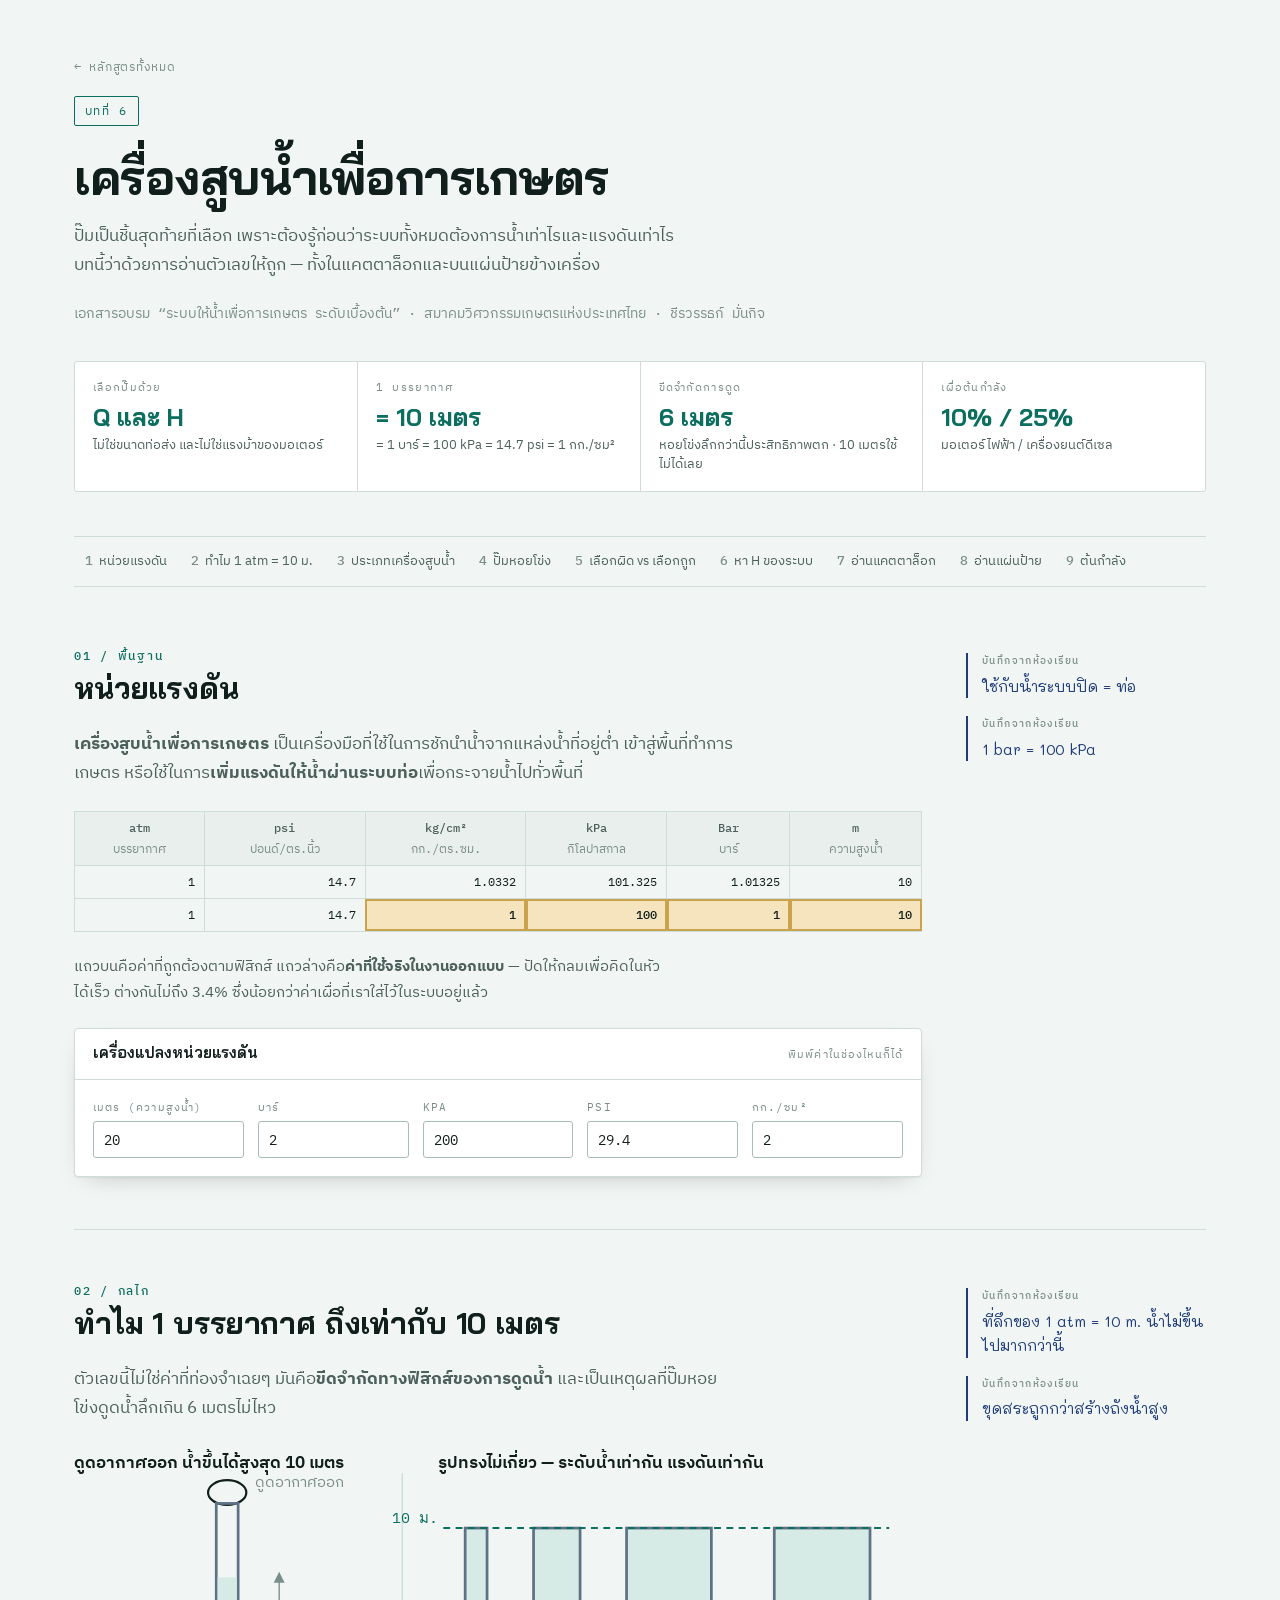
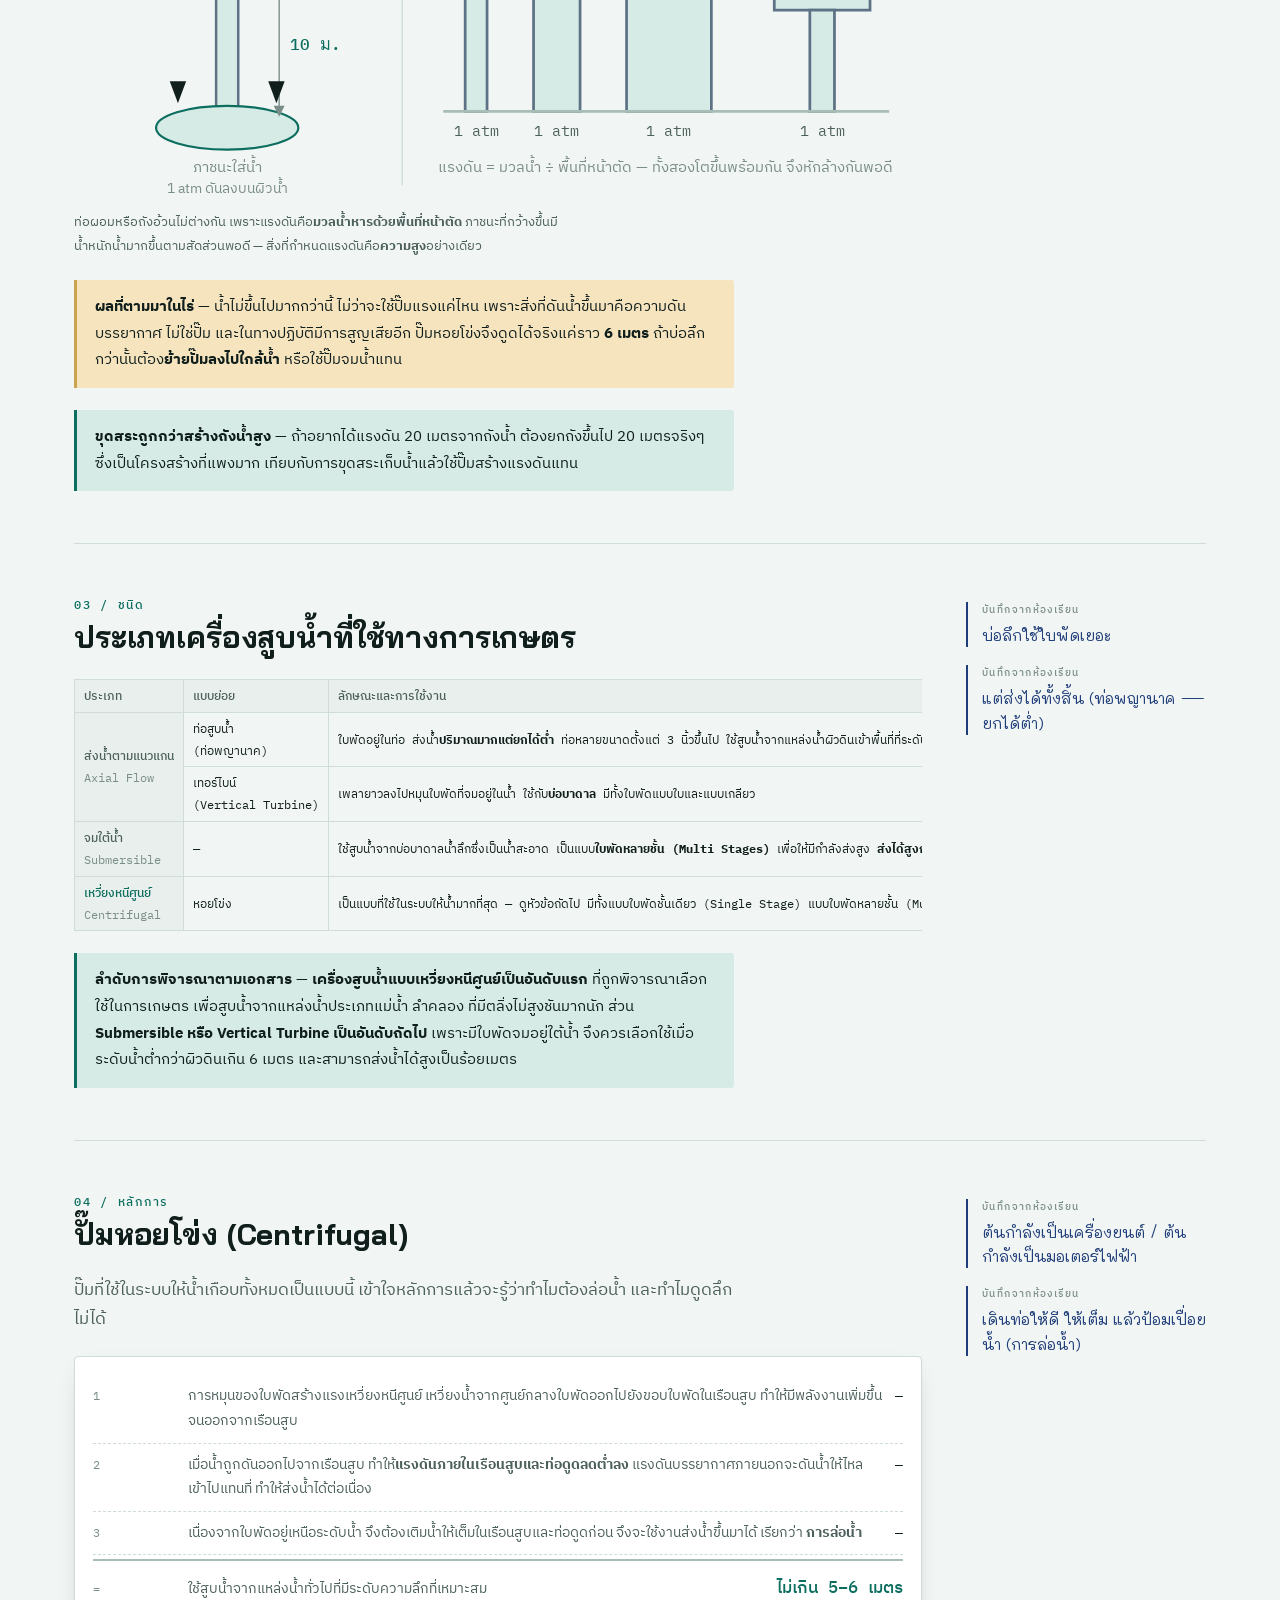
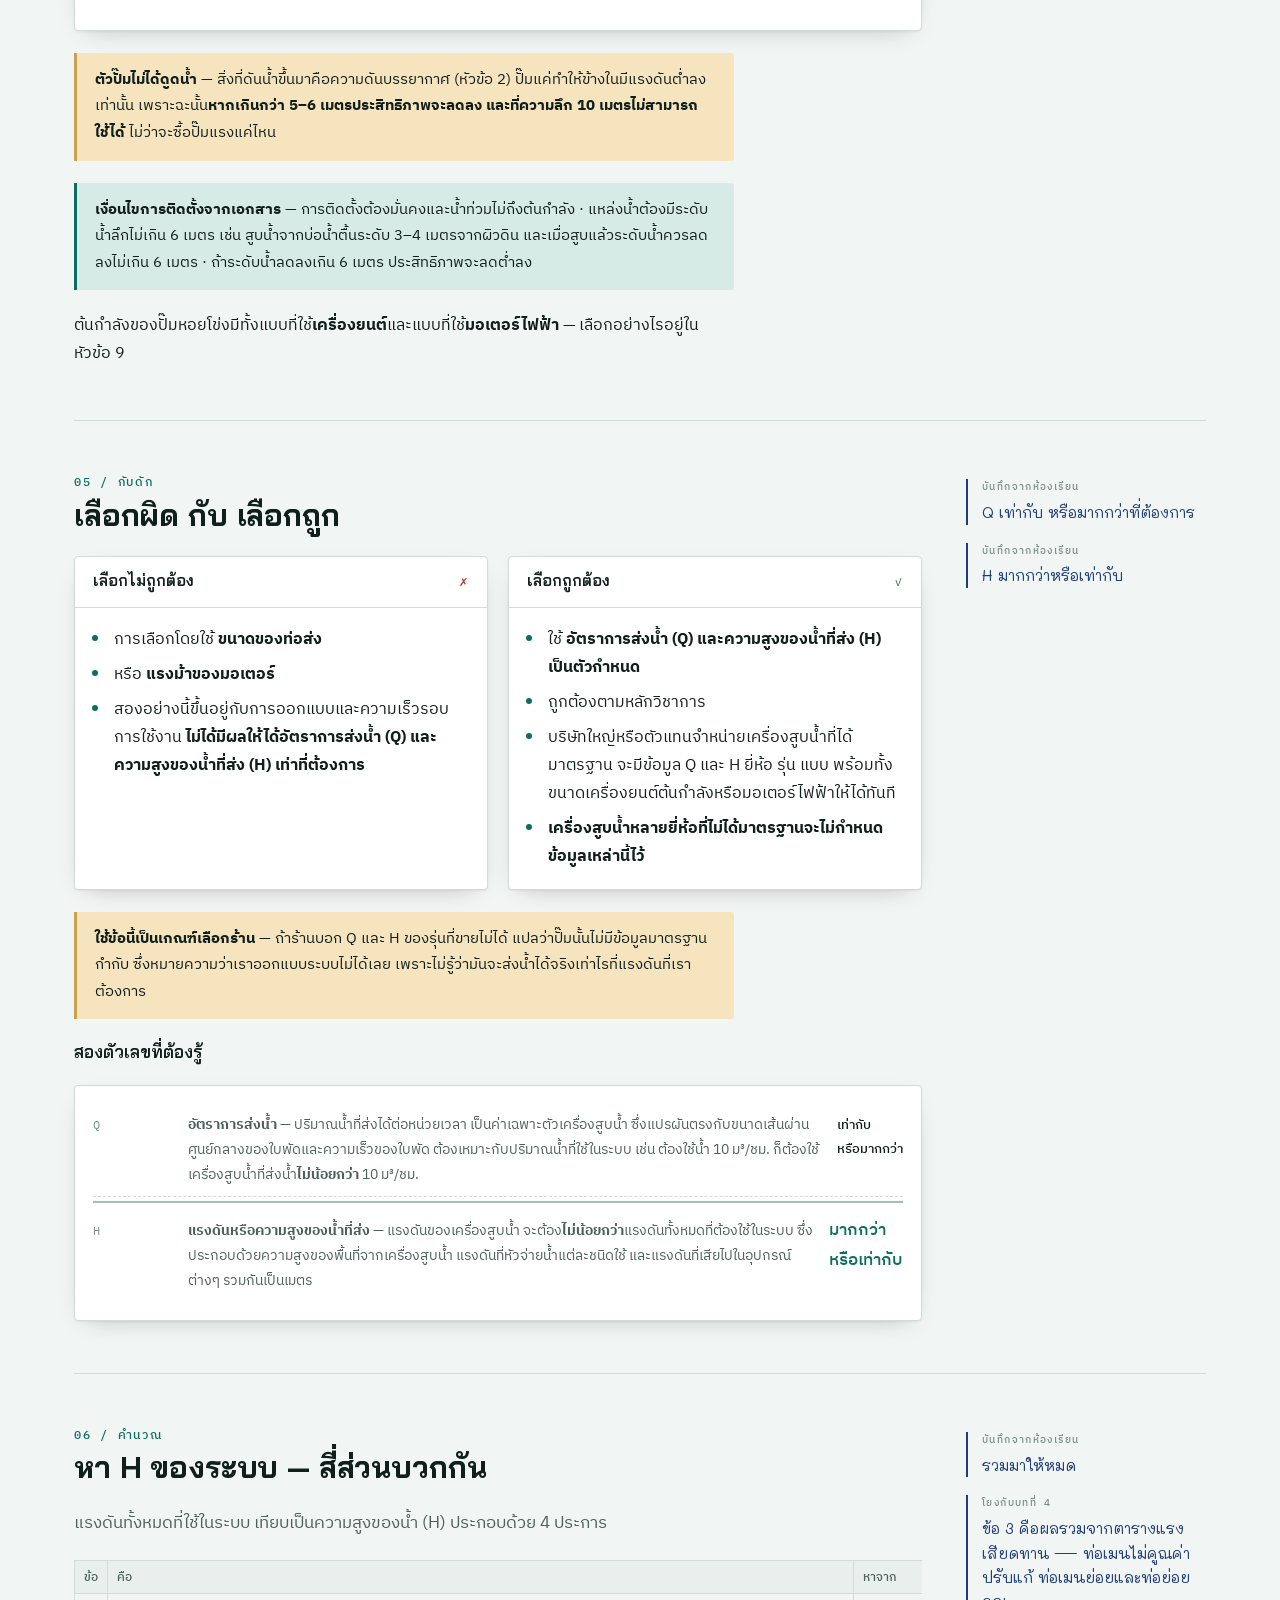
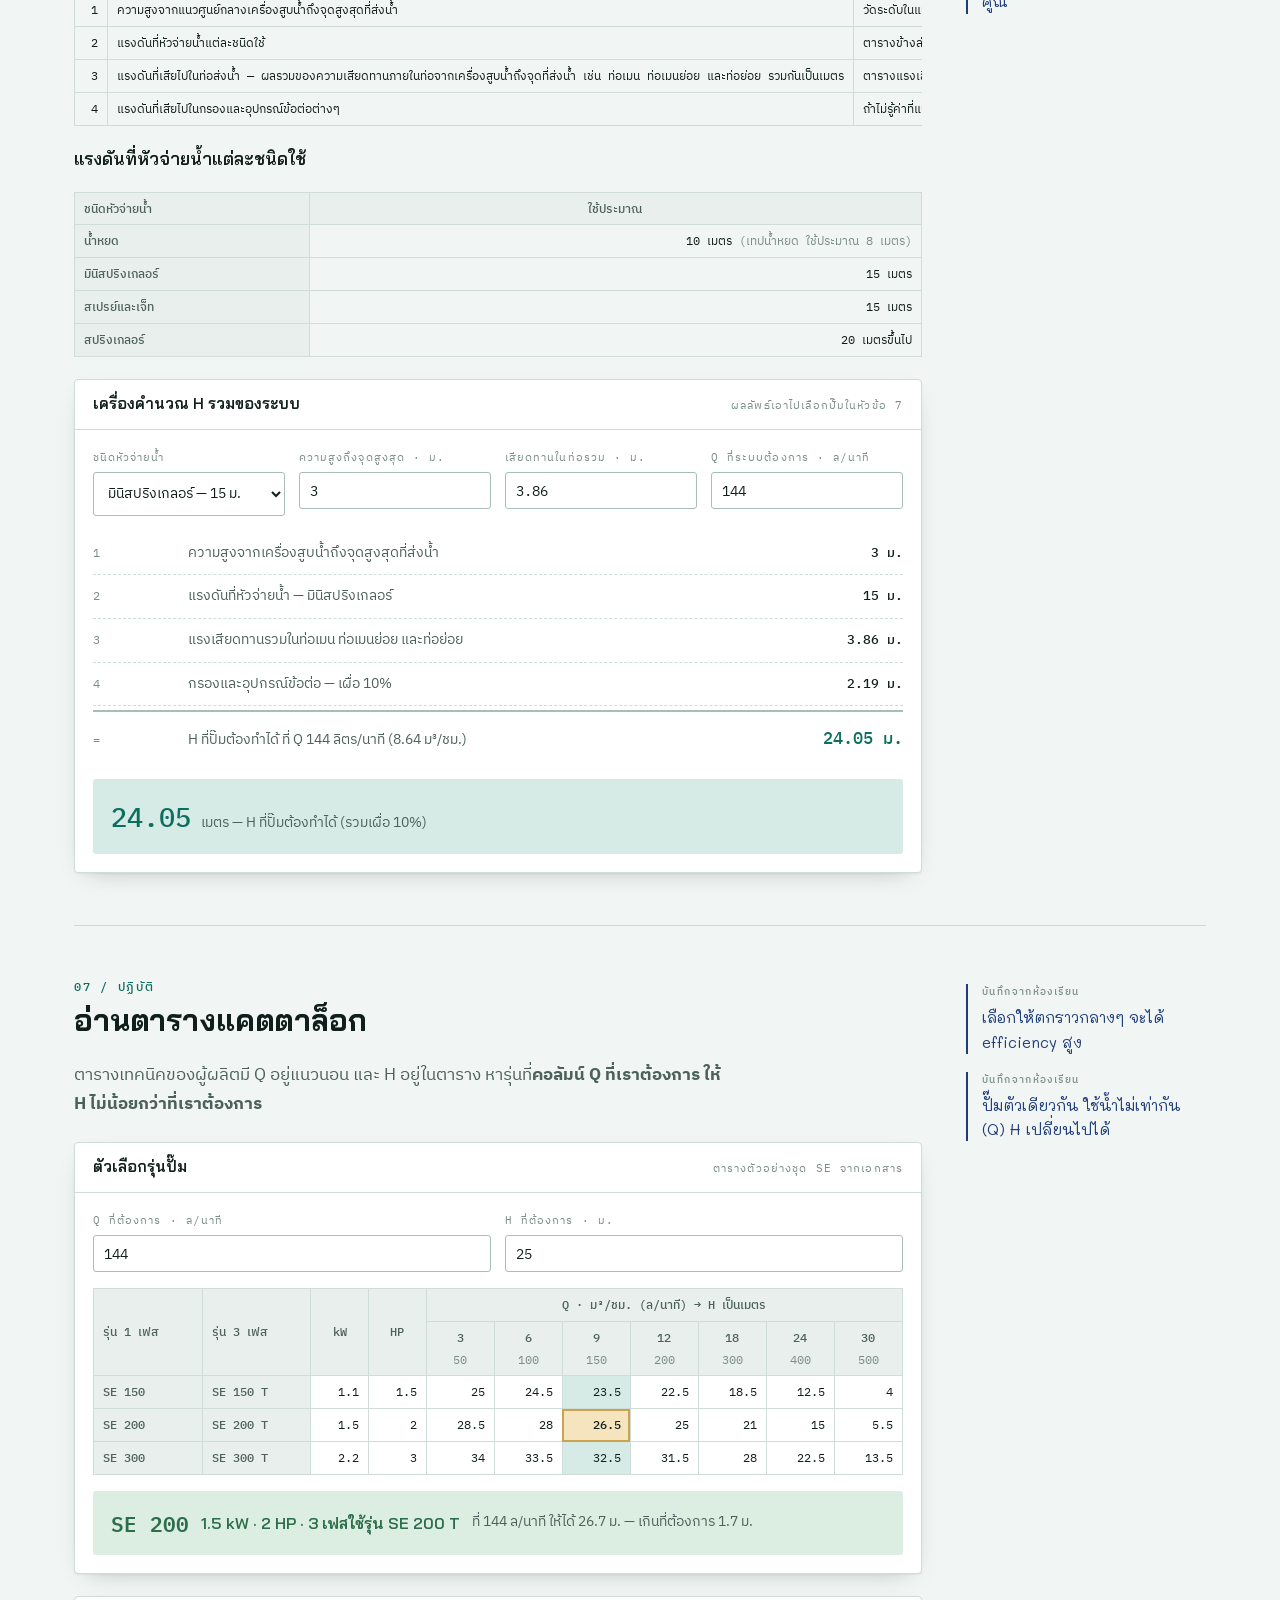
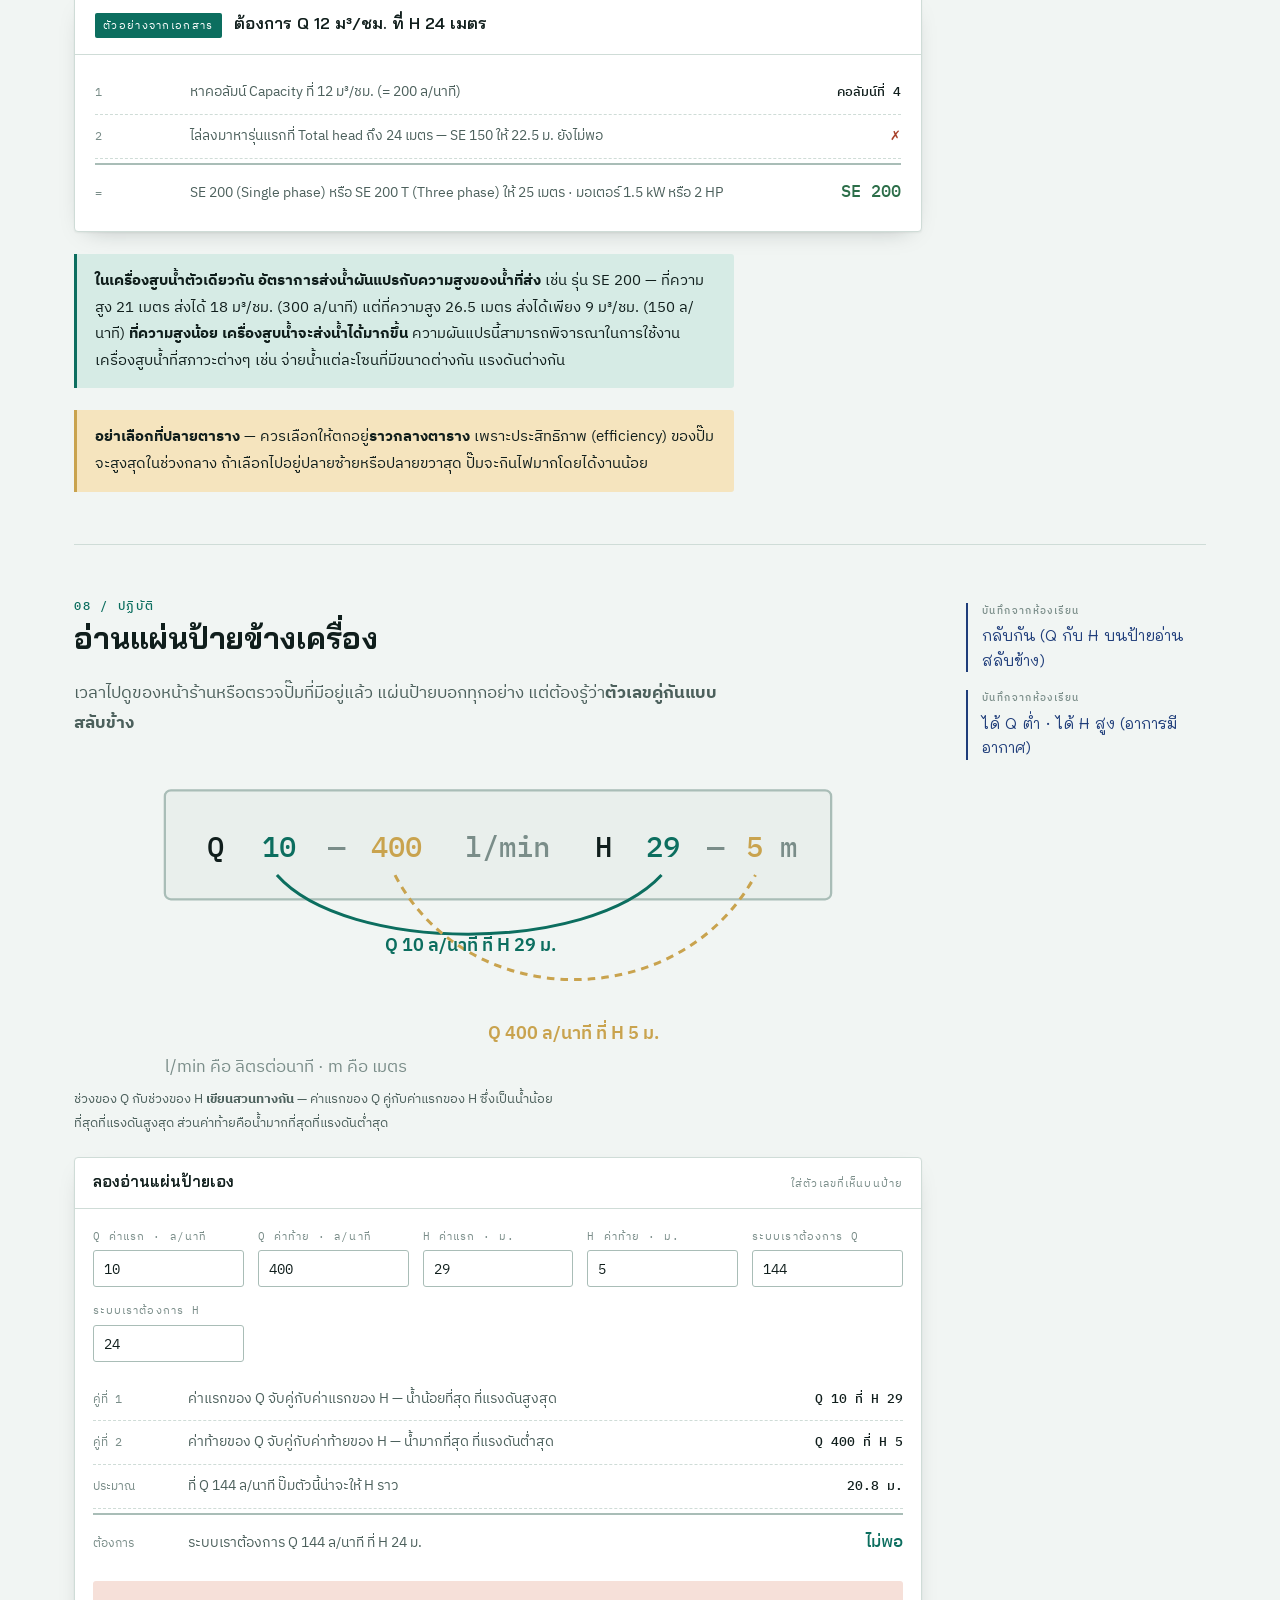
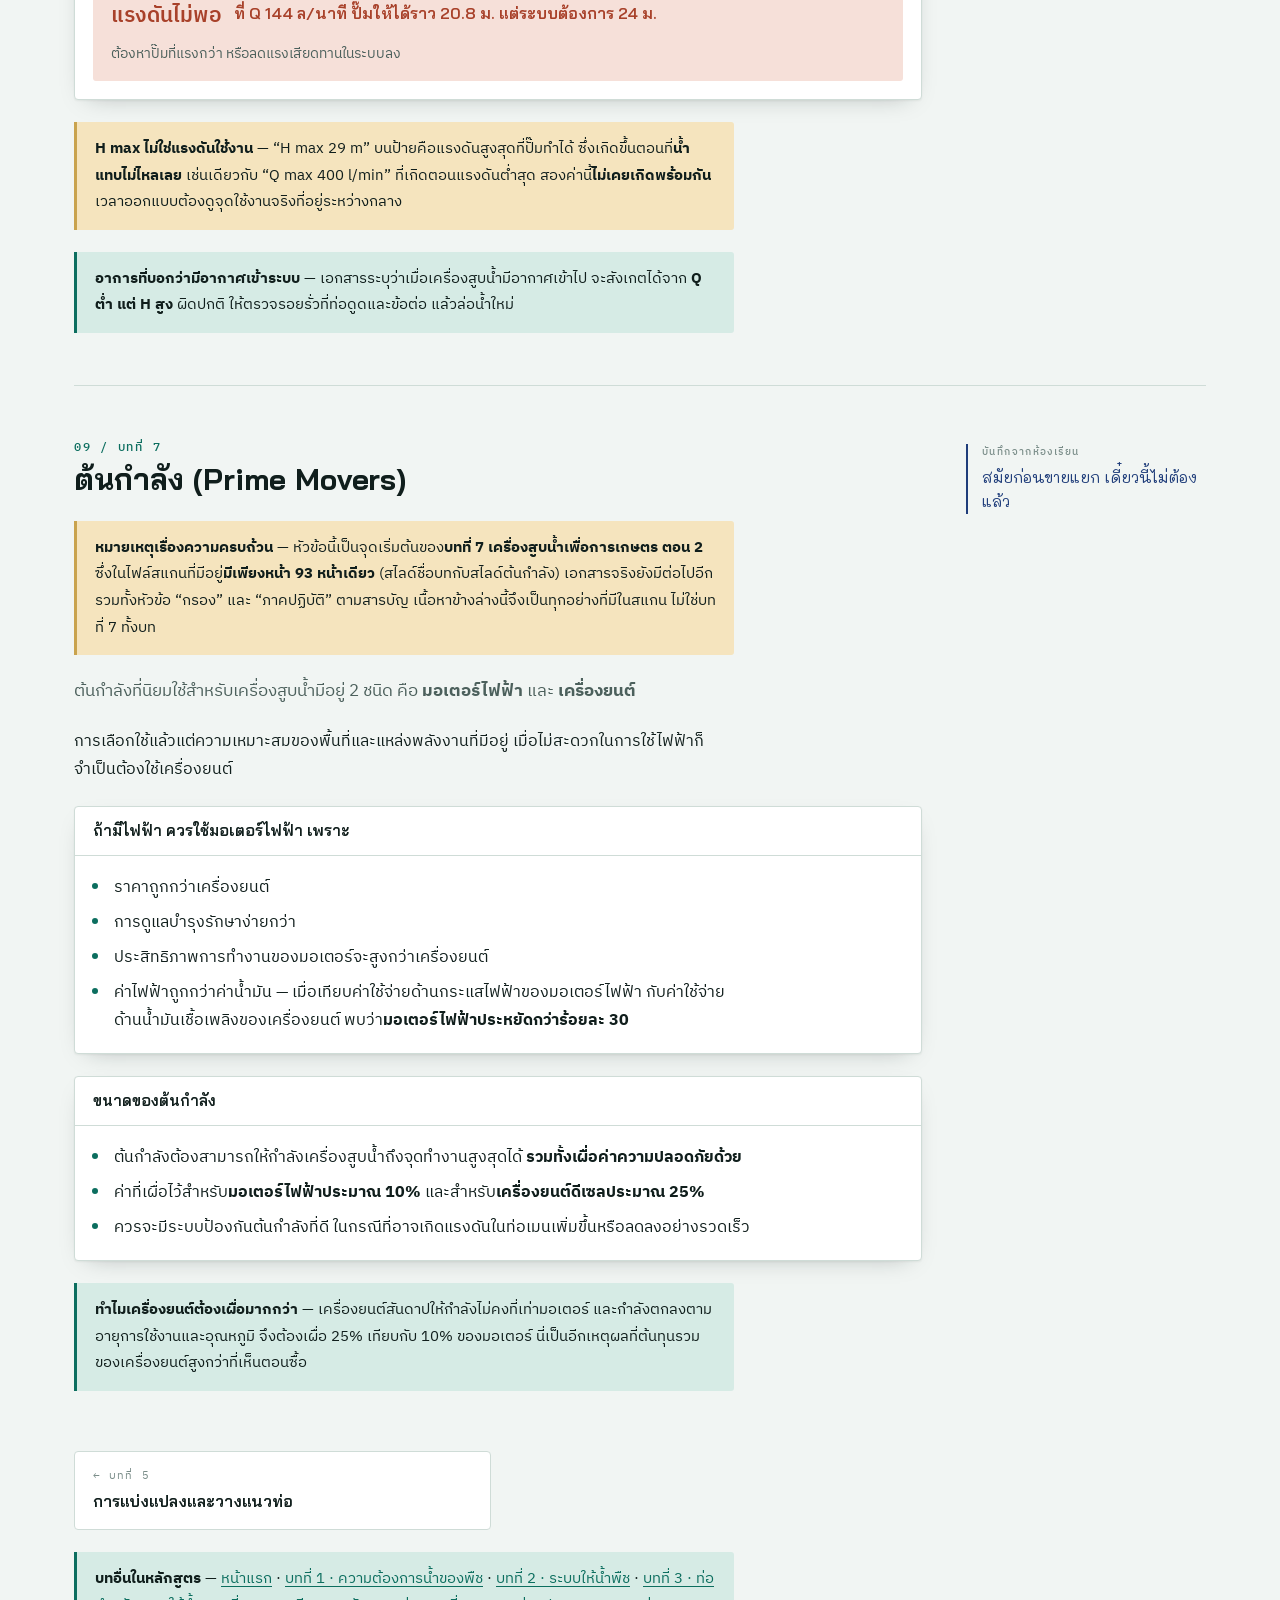
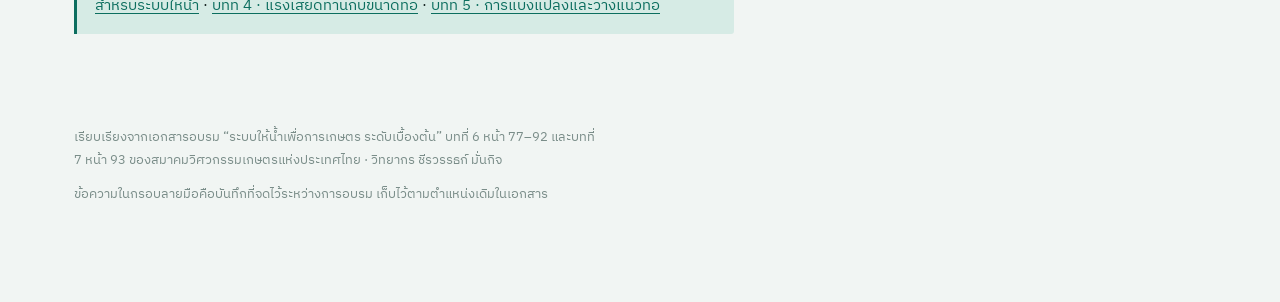
<file: ch6-pumps.html>
<!doctype html>
<html lang="th">
<head>
<meta charset="utf-8">
<meta name="viewport" content="width=device-width, initial-scale=1">
<title>เครื่องสูบน้ำเพื่อการเกษตร · บทที่ 6</title>
<meta name="description" content="บทที่ 6 ระบบให้น้ำเพื่อการเกษตร — หน่วยแรงดัน ประเภทเครื่องสูบน้ำ การหา H ของระบบ อ่านแคตตาล็อกและแผ่นป้าย และการเลือกต้นกำลัง">
<link rel="icon" href="assets/favicon.svg" type="image/svg+xml">
<link rel="preconnect" href="https://fonts.googleapis.com">
<link rel="preconnect" href="https://fonts.gstatic.com" crossorigin>
<link rel="stylesheet" href="https://fonts.googleapis.com/css2?family=Bai+Jamjuree:wght@600;700&family=IBM+Plex+Mono:wght@400;500&family=IBM+Plex+Sans+Thai:wght@400;500;600&family=Mali:wght@400;500&display=swap">
<link rel="stylesheet" href="assets/style.css">
<style>
/* ── chapter-specific ── */
/* word keys in the step lists (คู่ที่ 1, ประมาณ, ต้องการ) need a wider key column */
.steps .st{grid-template-columns:5.2rem 1fr auto}
@media (max-width:560px){ .steps .st{grid-template-columns:4.2rem 1fr auto} }
</style>
</head>
<body>

<div class="wrap">
<header class="mast">
  <a class="home" href="./">← หลักสูตรทั้งหมด</a>
  <div class="ch">บทที่ 6</div>
  <h1><span class="nb">เครื่องสูบน้ำเพื่อการเกษตร</span></h1>
  <p class="sub">ปั๊มเป็นชิ้นสุดท้ายที่เลือก เพราะต้องรู้ก่อนว่าระบบทั้งหมดต้องการน้ำเท่าไรและแรงดันเท่าไร
     บทนี้ว่าด้วยการอ่านตัวเลขให้ถูก — ทั้งในแคตตาล็อกและบนแผ่นป้ายข้างเครื่อง</p>
  <p class="by">เอกสารอบรม “ระบบให้น้ำเพื่อการเกษตร ระดับเบื้องต้น” · สมาคมวิศวกรรมเกษตรแห่งประเทศไทย · ชีรวรรธก์ มั่นกิจ</p>

  <dl class="rules">
    <div><dt>เลือกปั๊มด้วย</dt><dd>Q และ H<small>ไม่ใช่ขนาดท่อส่ง และไม่ใช่แรงม้าของมอเตอร์</small></dd></div>
    <div><dt>1 บรรยากาศ</dt><dd>= 10 เมตร<small>= 1 บาร์ = 100 kPa = 14.7 psi = 1 กก./ซม²</small></dd></div>
    <div><dt>ขีดจำกัดการดูด</dt><dd>6 เมตร<small>หอยโข่งลึกกว่านี้ประสิทธิภาพตก · 10 เมตรใช้ไม่ได้เลย</small></dd></div>
    <div><dt>เผื่อต้นกำลัง</dt><dd>10% / 25%<small>มอเตอร์ไฟฟ้า / เครื่องยนต์ดีเซล</small></dd></div>
  </dl>
</header>

<nav class="toc" aria-label="สารบัญ">
  <ol>
    <li><a href="#s1"><b>1</b>หน่วยแรงดัน</a></li>
    <li><a href="#s2"><b>2</b>ทำไม 1 atm = 10 ม.</a></li>
    <li><a href="#s3"><b>3</b>ประเภทเครื่องสูบน้ำ</a></li>
    <li><a href="#s4"><b>4</b>ปั๊มหอยโข่ง</a></li>
    <li><a href="#s5"><b>5</b>เลือกผิด vs เลือกถูก</a></li>
    <li><a href="#s6"><b>6</b>หา H ของระบบ</a></li>
    <li><a href="#s7"><b>7</b>อ่านแคตตาล็อก</a></li>
    <li><a href="#s8"><b>8</b>อ่านแผ่นป้าย</a></li>
    <li><a href="#s9"><b>9</b>ต้นกำลัง</a></li>
  </ol>
</nav>

<!-- ══ 1 ══ -->
<section class="sec" id="s1">
  <div class="col">
    <h2><span class="n">01 / พื้นฐาน</span>หน่วยแรงดัน</h2>
    <p class="lead"><strong>เครื่องสูบน้ำเพื่อการเกษตร</strong> เป็นเครื่องมือที่ใช้ในการชักนำน้ำจากแหล่งน้ำที่อยู่ต่ำ
      เข้าสู่พื้นที่ทำการเกษตร หรือใช้ในการ<strong>เพิ่มแรงดันให้น้ำผ่านระบบท่อ</strong>เพื่อกระจายน้ำไปทั่วพื้นที่</p>

    <div class="tscroll">
      <table class="data" style="min-width:620px">
        <thead><tr>
          <th>atm<br><span style="font-weight:400;color:var(--ink-3)">บรรยากาศ</span></th>
          <th>psi<br><span style="font-weight:400;color:var(--ink-3)">ปอนด์/ตร.นิ้ว</span></th>
          <th>kg/cm²<br><span style="font-weight:400;color:var(--ink-3)">กก./ตร.ซม.</span></th>
          <th>kPa<br><span style="font-weight:400;color:var(--ink-3)">กิโลปาสกาล</span></th>
          <th>Bar<br><span style="font-weight:400;color:var(--ink-3)">บาร์</span></th>
          <th>m<br><span style="font-weight:400;color:var(--ink-3)">ความสูงน้ำ</span></th>
        </tr></thead>
        <tbody>
          <tr><td>1</td><td>14.7</td><td>1.0332</td><td>101.325</td><td>1.01325</td><td>10</td></tr>
          <tr><td>1</td><td>14.7</td><td class="hit">1</td><td class="hit">100</td><td class="hit">1</td><td class="hit">10</td></tr>
        </tbody>
      </table>
    </div>
    <p class="body" style="font-size:.93rem;color:var(--ink-2)">
      แถวบนคือค่าที่ถูกต้องตามฟิสิกส์ แถวล่างคือ<strong>ค่าที่ใช้จริงในงานออกแบบ</strong> — ปัดให้กลมเพื่อคิดในหัวได้เร็ว
      ต่างกันไม่ถึง 3.4% ซึ่งน้อยกว่าค่าเผื่อที่เราใส่ไว้ในระบบอยู่แล้ว</p>

    <div class="panel">
      <div class="panel-h"><h3>เครื่องแปลงหน่วยแรงดัน</h3><span>พิมพ์ค่าในช่องไหนก็ได้</span></div>
      <div class="panel-b">
        <div class="ctrls">
          <div class="fld"><label for="uM">เมตร (ความสูงน้ำ)</label><input id="uM" type="number" value="20" step="1"></div>
          <div class="fld"><label for="uBar">บาร์</label><input id="uBar" type="number" value="2" step="0.1"></div>
          <div class="fld"><label for="uKpa">kPa</label><input id="uKpa" type="number" value="200" step="10"></div>
          <div class="fld"><label for="uPsi">psi</label><input id="uPsi" type="number" value="29.4" step="1"></div>
          <div class="fld"><label for="uKg">กก./ซม²</label><input id="uKg" type="number" value="2" step="0.1"></div>
        </div>
      </div>
    </div>
  </div>
  <aside class="rail">
    <p class="note"><b>บันทึกจากห้องเรียน</b>ใช้กับน้ำระบบปิด = ท่อ</p>
    <p class="note"><b>บันทึกจากห้องเรียน</b>1 bar = 100 kPa</p>
  </aside>
</section>

<!-- ══ 2 ══ -->
<section class="sec" id="s2">
  <div class="col">
    <h2><span class="n">02 / กลไก</span>ทำไม 1 บรรยากาศ ถึงเท่ากับ 10 เมตร</h2>
    <p class="lead">ตัวเลขนี้ไม่ใช่ค่าที่ท่องจำเฉยๆ มันคือ<strong>ขีดจำกัดทางฟิสิกส์ของการดูดน้ำ</strong>
      และเป็นเหตุผลที่ปั๊มหอยโข่งดูดน้ำลึกเกิน 6 เมตรไม่ไหว</p>

    <figure>
      <svg viewBox="0 0 620 260" role="img" aria-label="การทดลองหลอดสุญญากาศ เมื่อดูดอากาศออกจากท่อที่จุ่มปลายล่างในน้ำ ความดันบรรยากาศจะดันน้ำขึ้นไปได้สูงสุด 10 เมตร และภาชนะรูปทรงต่างกันที่ระดับน้ำสูง 10 เมตรให้แรงดันเท่ากันหมด">
        <!-- vacuum tube experiment -->
        <text x="0" y="16" font-family="IBM Plex Sans Thai, sans-serif" font-size="12.5" font-weight="600" fill="currentColor">ดูดอากาศออก น้ำขึ้นได้สูงสุด 10 เมตร</text>
        <ellipse cx="112" cy="34" rx="14" ry="9" fill="none" stroke="currentColor" stroke-width="1.6"/>
        <text x="132" y="30" font-family="IBM Plex Sans Thai, sans-serif" font-size="11" fill="var(--ink-3)">ดูดอากาศออก</text>
        <rect x="104" y="42" width="16" height="152" fill="none" stroke="var(--pvc)" stroke-width="2"/>
        <rect x="105" y="96" width="14" height="98" fill="var(--accent-soft)"/>
        <ellipse cx="112" cy="206" rx="52" ry="16" fill="var(--accent-soft)" stroke="var(--accent)" stroke-width="1.6"/>
        <text x="112" y="238" text-anchor="middle" font-family="IBM Plex Sans Thai, sans-serif" font-size="11" fill="var(--ink-3)">ภาชนะใส่น้ำ</text>
        <text x="112" y="254" text-anchor="middle" font-family="IBM Plex Sans Thai, sans-serif" font-size="10.5" fill="var(--ink-3)">1 atm ดันลงบนผิวน้ำ</text>
        <g fill="none" stroke="var(--ink-3)" stroke-width="1"><line x1="150" y1="96" x2="150" y2="194"/></g>
        <g fill="var(--ink-3)"><polygon points="146,100 154,100 150,92"/><polygon points="146,190 154,190 150,198"/></g>
        <text x="158" y="149" font-family="IBM Plex Mono, monospace" font-size="12" fill="var(--accent)" font-weight="500">10 ม.</text>
        <g fill="currentColor">
          <polygon points="70,172 82,172 76,188"/><polygon points="142,172 154,172 148,188"/>
        </g>

        <line x1="240" y1="20" x2="240" y2="248" stroke="var(--rule)" stroke-width="1"/>

        <!-- same head, different shapes -->
        <text x="266" y="16" font-family="IBM Plex Sans Thai, sans-serif" font-size="12.5" font-weight="600" fill="currentColor">รูปทรงไม่เกี่ยว — ระดับน้ำเท่ากัน แรงดันเท่ากัน</text>
        <g stroke="var(--pvc)" stroke-width="2" fill="var(--accent-soft)">
          <rect x="286" y="60" width="16" height="134"/>
          <rect x="336" y="60" width="34" height="134"/>
          <rect x="404" y="60" width="62" height="134"/>
          <rect x="512" y="60" width="70" height="60"/>
          <rect x="538" y="120" width="18" height="74"/>
        </g>
        <line x1="270" y1="60" x2="596" y2="60" stroke="var(--accent)" stroke-width="1.4" stroke-dasharray="5 4"/>
        <line x1="270" y1="194" x2="596" y2="194" stroke="var(--rule-strong)" stroke-width="2"/>
        <text x="266" y="56" text-anchor="end" font-family="IBM Plex Mono, monospace" font-size="11" fill="var(--accent)">10 ม.</text>
        <g font-family="IBM Plex Mono, monospace" font-size="11" fill="var(--ink-2)" text-anchor="middle">
          <text x="294" y="212">1 atm</text><text x="353" y="212">1 atm</text>
          <text x="435" y="212">1 atm</text><text x="547" y="212">1 atm</text>
        </g>
        <text x="266" y="238" font-family="IBM Plex Sans Thai, sans-serif" font-size="11" fill="var(--ink-3)">แรงดัน = มวลน้ำ ÷ พื้นที่หน้าตัด — ทั้งสองโตขึ้นพร้อมกัน จึงหักล้างกันพอดี</text>
      </svg>
      <figcaption>ท่อผอมหรือถังอ้วนไม่ต่างกัน เพราะแรงดันคือ<strong>มวลน้ำหารด้วยพื้นที่หน้าตัด</strong>
        ภาชนะที่กว้างขึ้นมีน้ำหนักน้ำมากขึ้นตามสัดส่วนพอดี — สิ่งที่กำหนดแรงดันคือ<strong>ความสูง</strong>อย่างเดียว</figcaption>
    </figure>

    <div class="callout warn">
      <p><strong>ผลที่ตามมาในไร่</strong> — น้ำไม่ขึ้นไปมากกว่านี้ ไม่ว่าจะใช้ปั๊มแรงแค่ไหน
        เพราะสิ่งที่ดันน้ำขึ้นมาคือความดันบรรยากาศ ไม่ใช่ปั๊ม
        และในทางปฏิบัติมีการสูญเสียอีก ปั๊มหอยโข่งจึงดูดได้จริงแค่ราว <strong>6 เมตร</strong>
        ถ้าบ่อลึกกว่านั้นต้อง<strong>ย้ายปั๊มลงไปใกล้น้ำ</strong> หรือใช้ปั๊มจมน้ำแทน</p>
    </div>

    <div class="callout">
      <p><strong>ขุดสระถูกกว่าสร้างถังน้ำสูง</strong> — ถ้าอยากได้แรงดัน 20 เมตรจากถังน้ำ ต้องยกถังขึ้นไป 20 เมตรจริงๆ
        ซึ่งเป็นโครงสร้างที่แพงมาก เทียบกับการขุดสระเก็บน้ำแล้วใช้ปั๊มสร้างแรงดันแทน</p>
    </div>
  </div>
  <aside class="rail">
    <p class="note"><b>บันทึกจากห้องเรียน</b>ที่ลึกของ 1 atm = 10 m. น้ำไม่ขึ้นไปมากกว่านี้</p>
    <p class="note"><b>บันทึกจากห้องเรียน</b>ขุดสระถูกกว่าสร้างถังน้ำสูง</p>
  </aside>
</section>

<!-- ══ 3 ══ -->
<section class="sec" id="s3">
  <div class="col">
    <h2><span class="n">03 / ชนิด</span>ประเภทเครื่องสูบน้ำที่ใช้ทางการเกษตร</h2>

    <div class="tscroll">
      <table class="data" style="min-width:640px">
        <thead><tr><th style="text-align:start">ประเภท</th><th style="text-align:start">แบบย่อย</th><th style="text-align:start">ลักษณะและการใช้งาน</th></tr></thead>
        <tbody>
          <tr><th style="text-align:start" rowspan="2">ส่งน้ำตามแนวแกน<br><span style="font-weight:400;color:var(--ink-3)">Axial Flow</span></th>
              <td style="text-align:start">ท่อสูบน้ำ<br>(ท่อพญานาค)</td>
              <td style="text-align:start">ใบพัดอยู่ในท่อ ส่งน้ำ<strong>ปริมาณมากแต่ยกได้ต่ำ</strong> ท่อหลายขนาดตั้งแต่ 3 นิ้วขึ้นไป
                ใช้สูบน้ำจากแหล่งน้ำผิวดินเข้าพื้นที่ที่ระดับต่างกันไม่เกิน 5–6 เมตร</td></tr>
          <tr><td style="text-align:start">เทอร์ไบน์<br>(Vertical Turbine)</td>
              <td style="text-align:start">เพลายาวลงไปหมุนใบพัดที่จมอยู่ในน้ำ ใช้กับ<strong>บ่อบาดาล</strong>
                มีทั้งใบพัดแบบใบและแบบเกลียว</td></tr>
          <tr><th style="text-align:start">จมใต้น้ำ<br><span style="font-weight:400;color:var(--ink-3)">Submersible</span></th>
              <td style="text-align:start">—</td>
              <td style="text-align:start">ใช้สูบน้ำจากบ่อบาดาลน้ำลึกซึ่งเป็นน้ำสะอาด เป็นแบบ<strong>ใบพัดหลายชั้น (Multi Stages)</strong>
                เพื่อให้มีกำลังส่งสูง <strong>ส่งได้สูงกว่า 100 เมตร</strong>
                ปริมาณน้ำที่สูบไม่มากนักขึ้นอยู่กับอัตราการไหลของน้ำเข้ามาในบ่อ
                <strong>หากสูบเร็วเกินไปบ่อจะเสียหายได้</strong></td></tr>
          <tr><th style="text-align:start; color:var(--accent)">เหวี่ยงหนีศูนย์<br><span style="font-weight:400;color:var(--ink-3)">Centrifugal</span></th>
              <td style="text-align:start">หอยโข่ง</td>
              <td style="text-align:start">เป็นแบบที่ใช้ในระบบให้น้ำมากที่สุด — ดูหัวข้อถัดไป
                มีทั้งแบบใบพัดชั้นเดียว (Single Stage) แบบใบพัดหลายชั้น (Multi Stage) และแบบล่อน้ำด้วยตัวเอง (Self Priming)</td></tr>
        </tbody>
      </table>
    </div>

    <div class="callout">
      <p><strong>ลำดับการพิจารณาตามเอกสาร</strong> — <strong>เครื่องสูบน้ำแบบเหวี่ยงหนีศูนย์เป็นอันดับแรก</strong>
        ที่ถูกพิจารณาเลือกใช้ในการเกษตร เพื่อสูบน้ำจากแหล่งน้ำประเภทแม่น้ำ ลำคลอง ที่มีตลิ่งไม่สูงชันมากนัก
        ส่วน <strong>Submersible หรือ Vertical Turbine เป็นอันดับถัดไป</strong>
        เพราะมีใบพัดจมอยู่ใต้น้ำ จึงควรเลือกใช้เมื่อระดับน้ำต่ำกว่าผิวดินเกิน 6 เมตร และสามารถส่งน้ำได้สูงเป็นร้อยเมตร</p>
    </div>
  </div>
  <aside class="rail">
    <p class="note"><b>บันทึกจากห้องเรียน</b>บ่อลึกใช้ใบพัดเยอะ</p>
    <p class="note"><b>บันทึกจากห้องเรียน</b>แต่ส่งได้ทั้งสิ้น (ท่อพญานาค — ยกได้ต่ำ)</p>
  </aside>
</section>

<!-- ══ 4 ══ -->
<section class="sec" id="s4">
  <div class="col">
    <h2><span class="n">04 / หลักการ</span>ปั๊มหอยโข่ง (Centrifugal)</h2>
    <p class="lead">ปั๊มที่ใช้ในระบบให้น้ำเกือบทั้งหมดเป็นแบบนี้ เข้าใจหลักการแล้วจะรู้ว่าทำไมต้องล่อน้ำ
      และทำไมดูดลึกไม่ได้</p>

    <div class="panel">
      <div class="panel-b">
        <div class="steps">
          <div class="st"><span class="k">1</span><span class="d">การหมุนของใบพัดสร้างแรงเหวี่ยงหนีศูนย์ เหวี่ยงน้ำจากศูนย์กลางใบพัดออกไปยังขอบใบพัดในเรือนสูบ ทำให้มีพลังงานเพิ่มขึ้นจนออกจากเรือนสูบ</span><span class="v">—</span></div>
          <div class="st"><span class="k">2</span><span class="d">เมื่อน้ำถูกดันออกไปจากเรือนสูบ ทำให้<strong>แรงดันภายในเรือนสูบและท่อดูดลดต่ำลง</strong> แรงดันบรรยากาศภายนอกจะดันน้ำให้ไหลเข้าไปแทนที่ ทำให้ส่งน้ำได้ต่อเนื่อง</span><span class="v">—</span></div>
          <div class="st"><span class="k">3</span><span class="d">เนื่องจากใบพัดอยู่เหนือระดับน้ำ จึงต้องเติมน้ำให้เต็มในเรือนสูบและท่อดูดก่อน จึงจะใช้งานส่งน้ำขึ้นมาได้ เรียกว่า <strong>การล่อน้ำ</strong></span><span class="v">—</span></div>
          <div class="st tot"><span class="k">=</span><span class="d">ใช้สูบน้ำจากแหล่งน้ำทั่วไปที่มีระดับความลึกที่เหมาะสม</span><span class="v">ไม่เกิน 5–6 เมตร</span></div>
        </div>
      </div>
    </div>

    <div class="callout warn">
      <p><strong>ตัวปั๊มไม่ได้ดูดน้ำ</strong> — สิ่งที่ดันน้ำขึ้นมาคือความดันบรรยากาศ (หัวข้อ 2)
        ปั๊มแค่ทำให้ข้างในมีแรงดันต่ำลงเท่านั้น เพราะฉะนั้น<strong>หากเกินกว่า 5–6 เมตรประสิทธิภาพจะลดลง
        และที่ความลึก 10 เมตรไม่สามารถใช้ได้</strong> ไม่ว่าจะซื้อปั๊มแรงแค่ไหน</p>
    </div>

    <div class="callout">
      <p><strong>เงื่อนไขการติดตั้งจากเอกสาร</strong> — การติดตั้งต้องมั่นคงและน้ำท่วมไม่ถึงต้นกำลัง ·
        แหล่งน้ำต้องมีระดับน้ำลึกไม่เกิน 6 เมตร เช่น สูบน้ำจากบ่อน้ำตื้นระดับ 3–4 เมตรจากผิวดิน
        และเมื่อสูบแล้วระดับน้ำควรลดลงไม่เกิน 6 เมตร · ถ้าระดับน้ำลดลงเกิน 6 เมตร ประสิทธิภาพจะลดต่ำลง</p>
    </div>

    <p class="body">ต้นกำลังของปั๊มหอยโข่งมีทั้งแบบที่ใช้<strong>เครื่องยนต์</strong>และแบบที่ใช้<strong>มอเตอร์ไฟฟ้า</strong>
      — เลือกอย่างไรอยู่ในหัวข้อ 9</p>
  </div>
  <aside class="rail">
    <p class="note"><b>บันทึกจากห้องเรียน</b>ต้นกำลังเป็นเครื่องยนต์ / ต้นกำลังเป็นมอเตอร์ไฟฟ้า</p>
    <p class="note"><b>บันทึกจากห้องเรียน</b>เดินท่อให้ดี ให้เต็ม แล้วป้อมเปื่อยน้ำ (การล่อน้ำ)</p>
  </aside>
</section>

<!-- ══ 5 ══ -->
<section class="sec" id="s5">
  <div class="col">
    <h2><span class="n">05 / กับดัก</span>เลือกผิด กับ เลือกถูก</h2>

    <div class="sbs">
      <div class="panel">
        <div class="panel-h"><h3>เลือกไม่ถูกต้อง</h3><span style="color:var(--fail)">✗</span></div>
        <div class="panel-b"><ul class="plain">
          <li>การเลือกโดยใช้ <strong>ขนาดของท่อส่ง</strong></li>
          <li>หรือ <strong>แรงม้าของมอเตอร์</strong></li>
          <li>สองอย่างนี้ขึ้นอยู่กับการออกแบบและความเร็วรอบการใช้งาน
            <strong>ไม่ได้มีผลให้ได้อัตราการส่งน้ำ (Q) และความสูงของน้ำที่ส่ง (H) เท่าที่ต้องการ</strong></li>
        </ul></div>
      </div>
      <div class="panel">
        <div class="panel-h"><h3>เลือกถูกต้อง</h3><span style="color:var(--pass)">✓</span></div>
        <div class="panel-b"><ul class="plain">
          <li>ใช้ <strong>อัตราการส่งน้ำ (Q) และความสูงของน้ำที่ส่ง (H) เป็นตัวกำหนด</strong></li>
          <li>ถูกต้องตามหลักวิชาการ</li>
          <li>บริษัทใหญ่หรือตัวแทนจำหน่ายเครื่องสูบน้ำที่ได้มาตรฐาน จะมีข้อมูล Q และ H
            ยี่ห้อ รุ่น แบบ พร้อมทั้งขนาดเครื่องยนต์ต้นกำลังหรือมอเตอร์ไฟฟ้าให้ได้ทันที</li>
          <li><strong>เครื่องสูบน้ำหลายยี่ห้อที่ไม่ได้มาตรฐานจะไม่กำหนดข้อมูลเหล่านี้ไว้</strong></li>
        </ul></div>
      </div>
    </div>

    <div class="callout warn">
      <p><strong>ใช้ข้อนี้เป็นเกณฑ์เลือกร้าน</strong> — ถ้าร้านบอก Q และ H ของรุ่นที่ขายไม่ได้
        แปลว่าปั๊มนั้นไม่มีข้อมูลมาตรฐานกำกับ ซึ่งหมายความว่าเราออกแบบระบบไม่ได้เลย
        เพราะไม่รู้ว่ามันจะส่งน้ำได้จริงเท่าไรที่แรงดันที่เราต้องการ</p>
    </div>

    <h3>สองตัวเลขที่ต้องรู้</h3>
    <div class="panel">
      <div class="panel-b">
        <div class="steps">
          <div class="st"><span class="k">Q</span><span class="d"><strong>อัตราการส่งน้ำ</strong> — ปริมาณน้ำที่ส่งได้ต่อหน่วยเวลา
            เป็นค่าเฉพาะตัวเครื่องสูบน้ำ ซึ่งแปรผันตรงกับขนาดเส้นผ่านศูนย์กลางของใบพัดและความเร็วของใบพัด
            ต้องเหมาะกับปริมาณน้ำที่ใช้ในระบบ เช่น ต้องใช้น้ำ 10 ม³/ชม. ก็ต้องใช้เครื่องสูบน้ำที่ส่งน้ำ<strong>ไม่น้อยกว่า</strong> 10 ม³/ชม.</span>
            <span class="v">เท่ากับ<br>หรือมากกว่า</span></div>
          <div class="st tot"><span class="k">H</span><span class="d"><strong>แรงดันหรือความสูงของน้ำที่ส่ง</strong> — แรงดันของเครื่องสูบน้ำ
            จะต้อง<strong>ไม่น้อยกว่า</strong>แรงดันทั้งหมดที่ต้องใช้ในระบบ ซึ่งประกอบด้วยความสูงของพื้นที่จากเครื่องสูบน้ำ
            แรงดันที่หัวจ่ายน้ำแต่ละชนิดใช้ และแรงดันที่เสียไปในอุปกรณ์ต่างๆ รวมกันเป็นเมตร</span>
            <span class="v">มากกว่า<br>หรือเท่ากับ</span></div>
        </div>
      </div>
    </div>
  </div>
  <aside class="rail">
    <p class="note"><b>บันทึกจากห้องเรียน</b>Q เท่ากับ หรือมากกว่าที่ต้องการ</p>
    <p class="note"><b>บันทึกจากห้องเรียน</b>H มากกว่าหรือเท่ากับ</p>
  </aside>
</section>

<!-- ══ 6 ══ -->
<section class="sec" id="s6">
  <div class="col">
    <h2><span class="n">06 / คำนวณ</span>หา H ของระบบ — สี่ส่วนบวกกัน</h2>
    <p class="lead">แรงดันทั้งหมดที่ใช้ในระบบ เทียบเป็นความสูงของน้ำ (H) ประกอบด้วย 4 ประการ</p>

    <div class="tscroll">
      <table class="data" style="min-width:600px">
        <thead><tr><th>ข้อ</th><th style="text-align:start">คือ</th><th style="text-align:start">หาจาก</th></tr></thead>
        <tbody>
          <tr><td>1</td><td style="text-align:start">ความสูงจากแนวศูนย์กลางเครื่องสูบน้ำถึงจุดสูงสุดที่ส่งน้ำ</td><td style="text-align:start">วัดระดับในแปลง (บทที่ 5)</td></tr>
          <tr><td>2</td><td style="text-align:start">แรงดันที่หัวจ่ายน้ำแต่ละชนิดใช้</td><td style="text-align:start">ตารางข้างล่าง หรือแคตตาล็อกหัว</td></tr>
          <tr><td>3</td><td style="text-align:start">แรงดันที่เสียไปในท่อส่งน้ำ — ผลรวมของความเสียดทานภายในท่อจากเครื่องสูบน้ำถึงจุดที่ส่งน้ำ
            เช่น ท่อเมน ท่อเมนย่อย และท่อย่อย รวมกันเป็นเมตร</td><td style="text-align:start">ตารางแรงเสียดทาน (บทที่ 4)</td></tr>
          <tr><td>4</td><td style="text-align:start">แรงดันที่เสียไปในกรองและอุปกรณ์ข้อต่อต่างๆ</td>
              <td style="text-align:start">ถ้าไม่รู้ค่าที่แน่นอน ประมาณได้ <strong>10% หรือ 1–2 เมตร</strong></td></tr>
        </tbody>
      </table>
    </div>

    <h3>แรงดันที่หัวจ่ายน้ำแต่ละชนิดใช้</h3>
    <div class="tscroll">
      <table class="data" style="min-width:420px">
        <thead><tr><th style="text-align:start">ชนิดหัวจ่ายน้ำ</th><th>ใช้ประมาณ</th></tr></thead>
        <tbody>
          <tr><th style="text-align:start">น้ำหยด</th><td>10 เมตร <span style="color:var(--ink-3)">(เทปน้ำหยด ใช้ประมาณ 8 เมตร)</span></td></tr>
          <tr><th style="text-align:start">มินิสปริงเกลอร์</th><td>15 เมตร</td></tr>
          <tr><th style="text-align:start">สเปรย์และเจ็ท</th><td>15 เมตร</td></tr>
          <tr><th style="text-align:start">สปริงเกลอร์</th><td>20 เมตรขึ้นไป</td></tr>
        </tbody>
      </table>
    </div>

    <div class="panel">
      <div class="panel-h"><h3>เครื่องคำนวณ H รวมของระบบ</h3><span>ผลลัพธ์เอาไปเลือกปั๊มในหัวข้อ 7</span></div>
      <div class="panel-b" style="display:flex;flex-direction:column;gap:16px">
        <div class="ctrls">
          <div class="fld"><label for="hEm">ชนิดหัวจ่ายน้ำ</label>
            <select id="hEm">
              <option value="8">เทปน้ำหยด — 8 ม.</option>
              <option value="10">น้ำหยด — 10 ม.</option>
              <option value="15" selected>มินิสปริงเกลอร์ — 15 ม.</option>
              <option value="15">สเปรย์และเจ็ท — 15 ม.</option>
              <option value="20">สปริงเกลอร์ — 20 ม.</option>
            </select></div>
          <div class="fld"><label for="hLift">ความสูงถึงจุดสูงสุด · ม.</label><input id="hLift" type="number" value="3" step="0.5"></div>
          <div class="fld"><label for="hPipe">เสียดทานในท่อรวม · ม.</label><input id="hPipe" type="number" value="3.86" step="0.1"></div>
          <div class="fld"><label for="hQ">Q ที่ระบบต้องการ · ล/นาที</label><input id="hQ" type="number" value="144" step="1"></div>
        </div>
        <div class="steps" id="hSteps"></div>
        <div class="res"><span class="num" id="hOut">—</span><span class="lbl">เมตร &mdash; H ที่ปั๊มต้องทำได้ (รวมเผื่อ 10%)</span></div>
      </div>
    </div>
  </div>
  <aside class="rail">
    <p class="note"><b>บันทึกจากห้องเรียน</b>รวมมาให้หมด</p>
    <p class="note"><b>โยงกับบทที่ 4</b>ข้อ 3 คือผลรวมจากตารางแรงเสียดทาน — ท่อเมนไม่คูณค่าปรับแก้ ท่อเมนย่อยและท่อย่อยคูณ</p>
  </aside>
</section>

<!-- ══ 7 ══ -->
<section class="sec" id="s7">
  <div class="col">
    <h2><span class="n">07 / ปฏิบัติ</span>อ่านตารางแคตตาล็อก</h2>
    <p class="lead">ตารางเทคนิคของผู้ผลิตมี Q อยู่แนวนอน และ H อยู่ในตาราง
      หารุ่นที่<strong>คอลัมน์ Q ที่เราต้องการ ให้ H ไม่น้อยกว่าที่เราต้องการ</strong></p>

    <div class="panel">
      <div class="panel-h"><h3>ตัวเลือกรุ่นปั๊ม</h3><span>ตารางตัวอย่างชุด SE จากเอกสาร</span></div>
      <div class="panel-b" style="display:flex;flex-direction:column;gap:16px">
        <div class="ctrls">
          <div class="fld"><label for="pQ">Q ที่ต้องการ · ล/นาที</label><input id="pQ" type="number" value="200" step="10"></div>
          <div class="fld"><label for="pH">H ที่ต้องการ · ม.</label><input id="pH" type="number" value="24" step="1"></div>
        </div>
        <div id="pTable"></div>
        <div id="pVerdict"></div>
      </div>
    </div>

    <article class="ex">
      <header><span class="tag">ตัวอย่างจากเอกสาร</span><h3>ต้องการ Q 12 ม³/ชม. ที่ H 24 เมตร</h3></header>
      <div class="work">
        <div class="steps">
          <div class="st"><span class="k">1</span><span class="d">หาคอลัมน์ Capacity ที่ 12 ม³/ชม. (= 200 ล/นาที)</span><span class="v">คอลัมน์ที่ 4</span></div>
          <div class="st"><span class="k">2</span><span class="d">ไล่ลงมาหารุ่นแรกที่ Total head ถึง 24 เมตร — SE 150 ให้ 22.5 ม. ยังไม่พอ</span><span class="v" style="color:var(--fail)">✗</span></div>
          <div class="st tot"><span class="k">=</span><span class="d">SE 200 (Single phase) หรือ SE 200 T (Three phase) ให้ 25 เมตร · มอเตอร์ 1.5 kW หรือ 2 HP</span><span class="v" style="color:var(--pass)">SE 200</span></div>
        </div>
      </div>
    </article>

    <div class="callout">
      <p><strong>ในเครื่องสูบน้ำตัวเดียวกัน อัตราการส่งน้ำผันแปรกับความสูงของน้ำที่ส่ง</strong> เช่น รุ่น SE 200 —
        ที่ความสูง 21 เมตร ส่งได้ 18 ม³/ชม. (300 ล/นาที) แต่ที่ความสูง 26.5 เมตร ส่งได้เพียง 9 ม³/ชม. (150 ล/นาที)
        <strong>ที่ความสูงน้อย เครื่องสูบน้ำจะส่งน้ำได้มากขึ้น</strong>
        ความผันแปรนี้สามารถพิจารณาในการใช้งานเครื่องสูบน้ำที่สภาวะต่างๆ
        เช่น จ่ายน้ำแต่ละโซนที่มีขนาดต่างกัน แรงดันต่างกัน</p>
    </div>

    <div class="callout warn">
      <p><strong>อย่าเลือกที่ปลายตาราง</strong> — ควรเลือกให้ตกอยู่<strong>ราวกลางตาราง</strong>
        เพราะประสิทธิภาพ (efficiency) ของปั๊มจะสูงสุดในช่วงกลาง
        ถ้าเลือกไปอยู่ปลายซ้ายหรือปลายขวาสุด ปั๊มจะกินไฟมากโดยได้งานน้อย</p>
    </div>
  </div>
  <aside class="rail">
    <p class="note"><b>บันทึกจากห้องเรียน</b>เลือกให้ตกราวกลางๆ จะได้ efficiency สูง</p>
    <p class="note"><b>บันทึกจากห้องเรียน</b>ปั๊มตัวเดียวกัน ใช้น้ำไม่เท่ากัน (Q) H เปลี่ยนไปได้</p>
  </aside>
</section>

<!-- ══ 8 ══ -->
<section class="sec" id="s8">
  <div class="col">
    <h2><span class="n">08 / ปฏิบัติ</span>อ่านแผ่นป้ายข้างเครื่อง</h2>
    <p class="lead">เวลาไปดูของหน้าร้านหรือตรวจปั๊มที่มีอยู่แล้ว แผ่นป้ายบอกทุกอย่าง
      แต่ต้องรู้ว่า<strong>ตัวเลขคู่กันแบบสลับข้าง</strong></p>

    <figure>
      <svg viewBox="0 0 560 210" role="img" aria-label="แผ่นป้ายปั๊มระบุ Q 10 ถึง 400 ลิตรต่อนาที และ H 29 ถึง 5 เมตร ตัวเลขจับคู่กันสลับข้าง คือ Q 10 คู่กับ H 29 และ Q 400 คู่กับ H 5">
        <rect x="60" y="20" width="440" height="72" rx="4" fill="var(--surface-2)" stroke="var(--rule-strong)" stroke-width="1.5"/>
        <g font-family="IBM Plex Mono, monospace" font-size="19" font-weight="500" fill="currentColor">
          <text x="88" y="64">Q</text>
          <text x="124" y="64" fill="var(--accent)">10</text>
          <text x="168" y="64" fill="var(--ink-3)">—</text>
          <text x="196" y="64" fill="var(--mark-line)">400</text>
          <text x="258" y="64" fill="var(--ink-3)">l/min</text>
          <text x="344" y="64">H</text>
          <text x="378" y="64" fill="var(--accent)">29</text>
          <text x="418" y="64" fill="var(--ink-3)">—</text>
          <text x="444" y="64" fill="var(--mark-line)">5</text>
          <text x="466" y="64" fill="var(--ink-3)">m</text>
        </g>
        <!-- crossing pair links -->
        <path d="M134 76 C 180 128, 340 128, 388 76" fill="none" stroke="var(--accent)" stroke-width="2"/>
        <path d="M212 76 C 260 168, 400 168, 450 76" fill="none" stroke="var(--mark-line)" stroke-width="2" stroke-dasharray="5 4"/>
        <text x="262" y="126" text-anchor="middle" font-family="IBM Plex Sans Thai, sans-serif" font-size="12" fill="var(--accent)" font-weight="600">Q 10 ล/นาที ที่ H 29 ม.</text>
        <text x="330" y="184" text-anchor="middle" font-family="IBM Plex Sans Thai, sans-serif" font-size="12" fill="var(--mark-line)" font-weight="600">Q 400 ล/นาที ที่ H 5 ม.</text>
        <text x="60" y="206" font-family="IBM Plex Sans Thai, sans-serif" font-size="11" fill="var(--ink-3)">l/min คือ ลิตรต่อนาที · m คือ เมตร</text>
      </svg>
      <figcaption>ช่วงของ Q กับช่วงของ H <strong>เขียนสวนทางกัน</strong> — ค่าแรกของ Q คู่กับค่าแรกของ H
        ซึ่งเป็นน้ำน้อยที่สุดที่แรงดันสูงสุด ส่วนค่าท้ายคือน้ำมากที่สุดที่แรงดันต่ำสุด</figcaption>
    </figure>

    <div class="panel">
      <div class="panel-h"><h3>ลองอ่านแผ่นป้ายเอง</h3><span>ใส่ตัวเลขที่เห็นบนป้าย</span></div>
      <div class="panel-b" style="display:flex;flex-direction:column;gap:16px">
        <div class="ctrls">
          <div class="fld"><label for="nQ1">Q ค่าแรก · ล/นาที</label><input id="nQ1" type="number" value="10" step="1"></div>
          <div class="fld"><label for="nQ2">Q ค่าท้าย · ล/นาที</label><input id="nQ2" type="number" value="400" step="1"></div>
          <div class="fld"><label for="nH1">H ค่าแรก · ม.</label><input id="nH1" type="number" value="29" step="1"></div>
          <div class="fld"><label for="nH2">H ค่าท้าย · ม.</label><input id="nH2" type="number" value="5" step="1"></div>
          <div class="fld"><label for="nNeedQ">ระบบเราต้องการ Q</label><input id="nNeedQ" type="number" value="144" step="1"></div>
          <div class="fld"><label for="nNeedH">ระบบเราต้องการ H</label><input id="nNeedH" type="number" value="24" step="1"></div>
        </div>
        <div class="steps" id="nSteps"></div>
        <div id="nVerdict"></div>
      </div>
    </div>

    <div class="callout warn">
      <p><strong>H max ไม่ใช่แรงดันใช้งาน</strong> — “H max 29 m” บนป้ายคือแรงดันสูงสุดที่ปั๊มทำได้
        ซึ่งเกิดขึ้นตอนที่<strong>น้ำแทบไม่ไหลเลย</strong> เช่นเดียวกับ “Q max 400 l/min”
        ที่เกิดตอนแรงดันต่ำสุด สองค่านี้<strong>ไม่เคยเกิดพร้อมกัน</strong>
        เวลาออกแบบต้องดูจุดใช้งานจริงที่อยู่ระหว่างกลาง</p>
    </div>

    <div class="callout">
      <p><strong>อาการที่บอกว่ามีอากาศเข้าระบบ</strong> — เอกสารระบุว่าเมื่อเครื่องสูบน้ำมีอากาศเข้าไป
        จะสังเกตได้จาก <strong>Q ต่ำ แต่ H สูง</strong> ผิดปกติ
        ให้ตรวจรอยรั่วที่ท่อดูดและข้อต่อ แล้วล่อน้ำใหม่</p>
    </div>
  </div>
  <aside class="rail">
    <p class="note"><b>บันทึกจากห้องเรียน</b>กลับกัน (Q กับ H บนป้ายอ่านสลับข้าง)</p>
    <p class="note"><b>บันทึกจากห้องเรียน</b>ได้ Q ต่ำ · ได้ H สูง (อาการมีอากาศ)</p>
  </aside>
</section>

<!-- ══ 9 ══ -->
<section class="sec" id="s9" style="border-bottom:0">
  <div class="col">
    <h2><span class="n">09 / บทที่ 7</span>ต้นกำลัง (Prime Movers)</h2>
    <div class="callout warn">
      <p><strong>หมายเหตุเรื่องความครบถ้วน</strong> — หัวข้อนี้เป็นจุดเริ่มต้นของ<strong>บทที่ 7 เครื่องสูบน้ำเพื่อการเกษตร ตอน 2</strong>
        ซึ่งในไฟล์สแกนที่มีอยู่<strong>มีเพียงหน้า 93 หน้าเดียว</strong> (สไลด์ชื่อบทกับสไลด์ต้นกำลัง)
        เอกสารจริงยังมีต่อไปอีก รวมทั้งหัวข้อ “กรอง” และ “ภาคปฏิบัติ” ตามสารบัญ
        เนื้อหาข้างล่างนี้จึงเป็นทุกอย่างที่มีในสแกน ไม่ใช่บทที่ 7 ทั้งบท</p>
    </div>

    <p class="lead">ต้นกำลังที่นิยมใช้สำหรับเครื่องสูบน้ำมีอยู่ 2 ชนิด คือ
      <strong>มอเตอร์ไฟฟ้า</strong> และ <strong>เครื่องยนต์</strong></p>

    <p class="body">การเลือกใช้แล้วแต่ความเหมาะสมของพื้นที่และแหล่งพลังงานที่มีอยู่
      เมื่อไม่สะดวกในการใช้ไฟฟ้าก็จำเป็นต้องใช้เครื่องยนต์</p>

    <div class="panel">
      <div class="panel-h"><h3>ถ้ามีไฟฟ้า ควรใช้มอเตอร์ไฟฟ้า เพราะ</h3></div>
      <div class="panel-b"><ul class="plain">
        <li>ราคาถูกกว่าเครื่องยนต์</li>
        <li>การดูแลบำรุงรักษาง่ายกว่า</li>
        <li>ประสิทธิภาพการทำงานของมอเตอร์จะสูงกว่าเครื่องยนต์</li>
        <li>ค่าไฟฟ้าถูกกว่าค่าน้ำมัน — เมื่อเทียบค่าใช้จ่ายด้านกระแสไฟฟ้าของมอเตอร์ไฟฟ้า
          กับค่าใช้จ่ายด้านน้ำมันเชื้อเพลิงของเครื่องยนต์ พบว่า<strong>มอเตอร์ไฟฟ้าประหยัดกว่าร้อยละ 30</strong></li>
      </ul></div>
    </div>

    <div class="panel">
      <div class="panel-h"><h3>ขนาดของต้นกำลัง</h3></div>
      <div class="panel-b"><ul class="plain">
        <li>ต้นกำลังต้องสามารถให้กำลังเครื่องสูบน้ำถึงจุดทำงานสูงสุดได้ <strong>รวมทั้งเผื่อค่าความปลอดภัยด้วย</strong></li>
        <li>ค่าที่เผื่อไว้สำหรับ<strong>มอเตอร์ไฟฟ้าประมาณ 10%</strong> และสำหรับ<strong>เครื่องยนต์ดีเซลประมาณ 25%</strong></li>
        <li>ควรจะมีระบบป้องกันต้นกำลังที่ดี ในกรณีที่อาจเกิดแรงดันในท่อเมนเพิ่มขึ้นหรือลดลงอย่างรวดเร็ว</li>
      </ul></div>
    </div>

    <div class="callout">
      <p><strong>ทำไมเครื่องยนต์ต้องเผื่อมากกว่า</strong> — เครื่องยนต์สันดาปให้กำลังไม่คงที่เท่ามอเตอร์
        และกำลังตกลงตามอายุการใช้งานและอุณหภูมิ จึงต้องเผื่อ 25% เทียบกับ 10% ของมอเตอร์
        นี่เป็นอีกเหตุผลที่ต้นทุนรวมของเครื่องยนต์สูงกว่าที่เห็นตอนซื้อ</p>
    </div>
  </div>
  <aside class="rail">
    <p class="note"><b>บันทึกจากห้องเรียน</b>สมัยก่อนขายแยก เดี๋ยวนี้ไม่ต้องแล้ว</p>
  </aside>
</section>

<section class="sec" style="border-bottom:0;padding-top:0">
  <div class="col">
    <nav class="pager" aria-label="บทก่อนหน้า">
      <a class="prev" href="ch5-layout.html"><small>← บทที่ 5</small><span>การแบ่งแปลงและวางแนวท่อ</span></a>
    </nav>
    <div class="callout">
      <p><strong>บทอื่นในหลักสูตร</strong> — <a href="./">หน้าแรก</a> ·
        <a href="ch1-water-need.html">บทที่ 1 · ความต้องการน้ำของพืช</a> ·
        <a href="ch2-systems.html">บทที่ 2 · ระบบให้น้ำพืช</a> ·
        <a href="ch3-pipes.html">บทที่ 3 · ท่อสำหรับระบบให้น้ำ</a> ·
        <a href="ch4-friction.html">บทที่ 4 · แรงเสียดทานกับขนาดท่อ</a> ·
        <a href="ch5-layout.html">บทที่ 5 · การแบ่งแปลงและวางแนวท่อ</a></p>
    </div>
  </div>
  <aside class="rail"></aside>
</section>

<footer class="end">
  <p>เรียบเรียงจากเอกสารอบรม “ระบบให้น้ำเพื่อการเกษตร ระดับเบื้องต้น” บทที่ 6 หน้า 77–92
     และบทที่ 7 หน้า 93 ของสมาคมวิศวกรรมเกษตรแห่งประเทศไทย · วิทยากร ชีรวรรธก์ มั่นกิจ</p>
  <p>ข้อความในกรอบลายมือคือบันทึกที่จดไว้ระหว่างการอบรม เก็บไว้ตามตำแหน่งเดิมในเอกสาร</p>
</footer>
</div>

<script>
const $ = s => document.querySelector(s);
const nf = (n,d=2) => n.toLocaleString('en-US',{maximumFractionDigits:d});

/* ═════ ตารางเทคนิคชุด SE (เอกสารหน้า 86 · ใช้ในโจทย์บทที่ 4 ด้วย) ═════ */
const CAP_M3H = [3, 6, 9, 12, 18, 24, 30];
const CAP_LMIN = [50, 100, 150, 200, 300, 400, 500];
const PUMPS = [
  {name:'SE 150', t:'SE 150 T', kw:1.1, hp:1.5, head:[25, 24.5, 23.5, 22.5, 18.5, 12.5, 4]},
  {name:'SE 200', t:'SE 200 T', kw:1.5, hp:2,   head:[28.5, 28, 26.5, 25, 21, 15, 5.5]},
  {name:'SE 300', t:'SE 300 T', kw:2.2, hp:3,   head:[34, 33.5, 32.5, 31.5, 28, 22.5, 13.5]}
];

/* ═════ §1 unit converter ═════ */
/* งานออกแบบใช้ค่าปัดกลม: 1 บาร์ = 10 ม. = 100 kPa = 1 กก./ซม² = 14.7 psi */
const U = {m:$('#uM'), bar:$('#uBar'), kpa:$('#uKpa'), psi:$('#uPsi'), kg:$('#uKg')};
const TO_M = {m:1, bar:10, kpa:0.1, psi:10/14.7, kg:10};
let uBusy = false;
function setUnits(metres, except){
  uBusy = true;
  const r = (v,d) => +v.toFixed(d);
  if(except !== 'm')   U.m.value   = r(metres, 2);
  if(except !== 'bar') U.bar.value = r(metres/10, 3);
  if(except !== 'kpa') U.kpa.value = r(metres*10, 1);
  if(except !== 'psi') U.psi.value = r(metres/10*14.7, 2);
  if(except !== 'kg')  U.kg.value  = r(metres/10, 3);
  uBusy = false;
}
Object.entries(U).forEach(([k, el]) => {
  el.addEventListener('input', () => {
    if(uBusy) return;
    const v = parseFloat(el.value);
    if(!isFinite(v)) return;
    setUnits(v * TO_M[k], k);
  });
});
setUnits(20, null);

/* ═════ §6 total head ═════ */
const H = {em:$('#hEm'), lift:$('#hLift'), pipe:$('#hPipe'), q:$('#hQ')};
function runHead(){
  const em = +H.em.value || 0;
  const lift = +H.lift.value || 0;
  const pipe = +H.pipe.value || 0;
  const q = +H.q.value || 0;
  const sub = em + lift + pipe;
  const spare = sub * 0.10;
  const total = sub + spare;
  const emLabel = H.em.options[H.em.selectedIndex].text.split(' —')[0];

  const r = (k,d,v) => `<div class="st"><span class="k">${k}</span><span class="d">${d}</span><span class="v">${v}</span></div>`;
  $('#hSteps').innerHTML =
    r('1', 'ความสูงจากเครื่องสูบน้ำถึงจุดสูงสุดที่ส่งน้ำ', `${nf(lift,1)} ม.`) +
    r('2', `แรงดันที่หัวจ่ายน้ำ — ${emLabel}`, `${nf(em,1)} ม.`) +
    r('3', 'แรงเสียดทานรวมในท่อเมน ท่อเมนย่อย และท่อย่อย', `${nf(pipe)} ม.`) +
    r('4', 'กรองและอุปกรณ์ข้อต่อ — เผื่อ 10%', `${nf(spare)} ม.`) +
    `<div class="st tot"><span class="k">=</span><span class="d">H ที่ปั๊มต้องทำได้ ที่ Q ${nf(q,0)} ลิตร/นาที (${nf(q*60/1000)} ม³/ชม.)</span>` +
    `<span class="v">${nf(total)} ม.</span></div>`;
  $('#hOut').textContent = nf(total);

  /* feed the pump picker so the two tools stay in step */
  if($('#pQ').dataset.touched !== '1'){ $('#pQ').value = Math.round(q); }
  if($('#pH').dataset.touched !== '1'){ $('#pH').value = Math.ceil(total); }
  runPump();
}

/* ═════ §7 pump picker ═════ */
const pQ = $('#pQ'), pH = $('#pH');
[pQ, pH].forEach(el => el.addEventListener('input', () => { el.dataset.touched = '1'; runPump(); }));

function headAt(pump, lmin){
  const c = CAP_LMIN;
  if(lmin <= c[0]) return pump.head[0];
  if(lmin >= c[c.length-1]) return pump.head[c.length-1];
  for(let i = 0; i < c.length-1; i++){
    if(lmin >= c[i] && lmin <= c[i+1]){
      const t = (lmin - c[i]) / (c[i+1] - c[i]);
      return pump.head[i] + t*(pump.head[i+1] - pump.head[i]);
    }
  }
  return null;
}

function runPump(){
  const q = +pQ.value || 0, h = +pH.value || 0;
  /* nearest catalogue column, for highlighting */
  let col = 0, best = Infinity;
  CAP_LMIN.forEach((c,i) => { const d = Math.abs(c-q); if(d < best){ best = d; col = i; } });

  let pick = null;
  for(const p of PUMPS){
    const hv = headAt(p, q);
    if(hv !== null && hv >= h){ pick = {p, hv}; break; }
  }

  let t = `<div class="tscroll"><table class="data" style="min-width:640px"><thead>
    <tr><th rowspan="2" style="text-align:start">รุ่น 1 เฟส</th><th rowspan="2" style="text-align:start">รุ่น 3 เฟส</th>
        <th rowspan="2">kW</th><th rowspan="2">HP</th><th colspan="${CAP_LMIN.length}">Q · ม³/ชม. (ล/นาที) → H เป็นเมตร</th></tr><tr>`;
  CAP_M3H.forEach((m,i) => {
    t += `<th class="${i===col?'hitcol':''}">${m}<br><span style="color:var(--ink-3);font-weight:400">${CAP_LMIN[i]}</span></th>`;
  });
  t += `</tr></thead><tbody>`;
  PUMPS.forEach(p => {
    const isPick = pick && pick.p === p;
    t += `<tr><th style="text-align:start">${p.name}</th><th style="text-align:start">${p.t}</th><td>${p.kw}</td><td>${p.hp}</td>`;
    p.head.forEach((v,i) => {
      const cls = (isPick && i===col) ? 'hit' : (i===col ? 'hitcol' : '');
      t += `<td class="${cls}">${v}</td>`;
    });
    t += `</tr>`;
  });
  $('#pTable').innerHTML = t + `</tbody></table></div>`;

  if(pick){
    const margin = pick.hv - h;
    /* efficiency hint — the handout warns against picking at the ends of the table */
    const pos = q / CAP_LMIN[CAP_LMIN.length-1];
    const edge = (pos < 0.18 || pos > 0.82)
      ? `<div class="callout warn" style="margin-top:14px"><p>จุดใช้งานอยู่<strong>ค่อนไปทางปลายตาราง</strong> — ` +
        `ประสิทธิภาพของปั๊มจะไม่ดีที่สุด ถ้าเลือกรุ่นอื่นให้ตกกลางตารางได้จะประหยัดไฟกว่า</p></div>`
      : '';
    $('#pVerdict').innerHTML =
      `<div class="verdict ok"><span class="big">${pick.p.name}</span>` +
      `<span>${pick.p.kw} kW · ${pick.p.hp} HP · 3 เฟสใช้รุ่น ${pick.p.t}</span>` +
      `<small>ที่ ${nf(q,0)} ล/นาที ให้ได้ ${nf(pick.hv,1)} ม. — เกินที่ต้องการ ${nf(margin,1)} ม.</small></div>` + edge;
  } else {
    $('#pVerdict').innerHTML =
      `<div class="verdict no"><span class="big">ไม่มีรุ่นที่ไหว</span>` +
      `<span>ตารางตัวอย่างชุดนี้ทำ H ${nf(h,1)} ม. ที่ ${nf(q,0)} ล/นาที ไม่ได้</span>` +
      `<small>ลองลดแรงเสียดทานด้วยการขยับขนาดท่อขึ้น (บทที่ 4) แบ่งโซนเพิ่ม (บทที่ 5) หรือดูแคตตาล็อกรุ่นใหญ่กว่านี้</small></div>`;
  }
}

Object.values(H).forEach(el => el.addEventListener('input', runHead));
H.em.addEventListener('change', runHead);
runHead();

/* ═════ §8 nameplate reader ═════ */
const N = {q1:$('#nQ1'), q2:$('#nQ2'), h1:$('#nH1'), h2:$('#nH2'),
           needQ:$('#nNeedQ'), needH:$('#nNeedH')};
function runPlate(){
  const q1 = +N.q1.value, q2 = +N.q2.value, h1 = +N.h1.value, h2 = +N.h2.value;
  const nq = +N.needQ.value || 0, nh = +N.needH.value || 0;

  const r = (k,d,v,c) => `<div class="st"><span class="k">${k}</span><span class="d">${d}</span>` +
    `<span class="v"${c?` style="color:${c}"`:''}>${v}</span></div>`;
  let s = '';
  s += r('คู่ที่ 1', 'ค่าแรกของ Q จับคู่กับค่าแรกของ H — น้ำน้อยที่สุด ที่แรงดันสูงสุด',
         `Q ${nf(q1,0)} ที่ H ${nf(h1,1)}`);
  s += r('คู่ที่ 2', 'ค่าท้ายของ Q จับคู่กับค่าท้ายของ H — น้ำมากที่สุด ที่แรงดันต่ำสุด',
         `Q ${nf(q2,0)} ที่ H ${nf(h2,1)}`);

  /* straight-line read between the two nameplate points */
  const inRange = nq >= Math.min(q1,q2) && nq <= Math.max(q1,q2);
  let est = null;
  if(q2 !== q1){
    const t = (nq - q1) / (q2 - q1);
    est = h1 + t*(h2 - h1);
  }
  if(est !== null){
    s += r('ประมาณ', `ที่ Q ${nf(nq,0)} ล/นาที ปั๊มตัวนี้น่าจะให้ H ราว`,
           `${nf(est,1)} ม.`, inRange ? null : 'var(--fail)');
  }
  s += `<div class="st tot"><span class="k">ต้องการ</span><span class="d">ระบบเราต้องการ Q ${nf(nq,0)} ล/นาที ที่ H ${nf(nh,1)} ม.</span>` +
       `<span class="v">${est !== null && est >= nh ? 'พอ' : 'ไม่พอ'}</span></div>`;
  $('#nSteps').innerHTML = s;

  let v = '';
  if(!inRange){
    v = `<div class="verdict no"><span class="big">นอกช่วง</span>` +
        `<span>Q ${nf(nq,0)} ล/นาที อยู่นอกช่วง ${nf(Math.min(q1,q2),0)}–${nf(Math.max(q1,q2),0)} ที่ป้ายระบุ</span>` +
        `<small>ปั๊มตัวนี้ไม่ได้ออกแบบมาให้ทำงานที่อัตราการไหลนี้</small></div>`;
  } else if(est !== null && est >= nh){
    v = `<div class="verdict ok"><span class="big">ใช้ได้</span>` +
        `<span>ที่ Q ที่เราต้องการ ปั๊มยังให้แรงดันราว ${nf(est,1)} ม. ซึ่งเกิน ${nf(nh,1)} ม. ที่ระบบต้องการ</span>` +
        `<small>เป็นการประมาณแบบเส้นตรงจากสองจุดบนป้าย — เส้นโค้งจริงของปั๊มอาจต่างไปบ้าง ควรเทียบกับแคตตาล็อกอีกที</small></div>`;
  } else {
    v = `<div class="verdict no"><span class="big">แรงดันไม่พอ</span>` +
        `<span>ที่ Q ${nf(nq,0)} ล/นาที ปั๊มให้ได้ราว ${nf(est,1)} ม. แต่ระบบต้องการ ${nf(nh,1)} ม.</span>` +
        `<small>ต้องหาปั๊มที่แรงกว่า หรือลดแรงเสียดทานในระบบลง</small></div>`;
  }
  $('#nVerdict').innerHTML = v;
}
Object.values(N).forEach(el => el.addEventListener('input', runPlate));
runPlate();
</script>

</body>
</html>
</file>
<file: assets/style.css>
/* ระบบให้น้ำเพื่อการเกษตร — shared stylesheet for every page */

:root{color-scheme:light dark}
html,body{margin:0}
img{max-width:100%}
[hidden]{display:none!important}

/* ── tokens ─────────────────────────────────────────────── */
:root{
  --ground:#F1F5F3;
  --surface:#FFFFFF;
  --surface-2:#E9EFEC;
  --ink:#101E1C;
  --ink-2:#4C605C;
  --ink-3:#7A8D89;
  --rule:#CFDCD7;
  --rule-strong:#A9BDB7;
  --accent:#0C6E5F;
  --accent-2:#12907C;
  --accent-soft:#D6EBE5;
  --pass:#2C6E49;
  --pass-soft:#DCEDE2;
  --fail:#A8412A;
  --fail-soft:#F6E0D9;
  --pvc:#5E7286;
  --mark:#F5E4BE;
  --mark-line:#C9A34E;
  --hand:#1F3D7A;
  --shadow:0 1px 2px rgba(16,30,28,.05), 0 8px 24px -14px rgba(16,30,28,.35);
  --f-display:"Bai Jamjuree","IBM Plex Sans Thai","Noto Sans Thai",system-ui,sans-serif;
  --f-body:"IBM Plex Sans Thai","Noto Sans Thai",system-ui,sans-serif;
  --f-mono:"IBM Plex Mono","IBM Plex Sans Thai",ui-monospace,monospace;
  --f-hand:"Mali","IBM Plex Sans Thai",cursive;
}
@media (prefers-color-scheme: dark){
  :root:not([data-theme="light"]){
    --ground:#0C1514;
    --surface:#141F1D;
    --surface-2:#1C2926;
    --ink:#E6EFEC;
    --ink-2:#A3B5B1;
    --ink-3:#7A8D89;
    --rule:#2A3936;
    --rule-strong:#3E524E;
    --accent:#3FBAA3;
    --accent-2:#5AD0B9;
    --accent-soft:#173630;
    --pass:#6BC793;
    --pass-soft:#163023;
    --fail:#E08468;
    --fail-soft:#331912;
    --pvc:#8DA3B6;
    --mark:#3A3320;
    --mark-line:#8A7434;
    --hand:#8FB3F0;
    --shadow:0 1px 2px rgba(0,0,0,.4), 0 8px 24px -14px rgba(0,0,0,.8);
  }
}
:root[data-theme="dark"]{
  --ground:#0C1514;
  --surface:#141F1D;
  --surface-2:#1C2926;
  --ink:#E6EFEC;
  --ink-2:#A3B5B1;
  --ink-3:#7A8D89;
  --rule:#2A3936;
  --rule-strong:#3E524E;
  --accent:#3FBAA3;
  --accent-2:#5AD0B9;
  --accent-soft:#173630;
  --pass:#6BC793;
  --pass-soft:#163023;
  --fail:#E08468;
  --fail-soft:#331912;
  --pvc:#8DA3B6;
  --mark:#3A3320;
  --mark-line:#8A7434;
  --hand:#8FB3F0;
  --shadow:0 1px 2px rgba(0,0,0,.4), 0 8px 24px -14px rgba(0,0,0,.8);
}

/* ── base ───────────────────────────────────────────────── */
*{box-sizing:border-box}
body{
  background:var(--ground);
  color:var(--ink);
  font-family:var(--f-body);
  font-size:16px;
  line-height:1.75;
  -webkit-font-smoothing:antialiased;
}
.wrap{max-width:1180px;margin:0 auto;padding:0 24px 96px}
@media (max-width:560px){ .wrap{padding:0 16px 72px} }
h1,h2,h3,h4{font-family:var(--f-display);font-weight:700;line-height:1.3;text-wrap:balance;margin:0}
p{margin:0}
a{color:var(--accent);text-underline-offset:3px}
:focus-visible{outline:2.5px solid var(--accent-2);outline-offset:3px;border-radius:3px}
@media (prefers-reduced-motion: reduce){*{animation:none!important;transition:none!important}}

.eyebrow{
  font-family:var(--f-mono);font-size:.7rem;letter-spacing:.14em;text-transform:uppercase;
  color:var(--ink-3);
}

/* ── masthead ───────────────────────────────────────────── */
.mast{padding:56px 0 28px;border-bottom:1px solid var(--rule)}
.mast .home{
  display:table;margin-bottom:18px;font-family:var(--f-mono);font-size:.78rem;
  letter-spacing:.06em;color:var(--ink-3);text-decoration:none;
}
.mast .home:hover{color:var(--accent)}
.mast .ch{
  display:inline-flex;align-items:baseline;gap:10px;
  font-family:var(--f-mono);font-size:.78rem;letter-spacing:.12em;
  color:var(--accent);border:1px solid var(--accent);border-radius:2px;
  padding:3px 10px;margin-bottom:20px;
}
.mast h1{font-size:clamp(1.9rem,4.4vw,3rem);letter-spacing:-.01em;max-width:20ch}
.mast .sub{margin-top:14px;color:var(--ink-2);max-width:62ch;font-size:1.05rem}
.mast .by{margin-top:20px;font-size:.86rem;color:var(--ink-3);font-family:var(--f-mono)}

.rules{
  display:grid;grid-template-columns:repeat(auto-fit,minmax(200px,1fr));
  gap:1px;background:var(--rule);border:1px solid var(--rule);
  margin-top:36px;border-radius:3px;overflow:hidden;
}
.rules div{background:var(--surface);padding:16px 18px}
.rules dt{font-family:var(--f-mono);font-size:.68rem;letter-spacing:.12em;color:var(--ink-3);text-transform:uppercase}
.rules dd{margin:6px 0 0;font-family:var(--f-display);font-size:1.5rem;font-weight:700;color:var(--accent);line-height:1.2}
.rules dd small{display:block;font-family:var(--f-body);font-size:.82rem;font-weight:400;color:var(--ink-2);margin-top:4px;line-height:1.5}

/* ── nav ────────────────────────────────────────────────── */
nav.toc{
  position:sticky;top:0;z-index:40;background:var(--ground);
  border-bottom:1px solid var(--rule);margin-bottom:8px;
}
nav.toc ol{
  list-style:none;display:flex;gap:2px;margin:0;padding:8px 0;
  overflow-x:auto;scrollbar-width:thin;
}
nav.toc a{
  display:block;white-space:nowrap;text-decoration:none;color:var(--ink-2);
  font-size:.82rem;padding:5px 11px;border-radius:2px;
}
nav.toc a:hover{background:var(--surface-2);color:var(--ink)}
nav.toc a b{font-family:var(--f-mono);color:var(--ink-3);margin-inline-end:6px;font-weight:500}

/* ── section grid with margin rail ──────────────────────── */
section.sec{
  display:grid;grid-template-columns:minmax(0,1fr) 15rem;gap:0 2.75rem;
  padding:52px 0;border-bottom:1px solid var(--rule);
  align-items:start;scroll-margin-top:56px;
}
.nb{white-space:nowrap}
section.sec > .col{min-width:0;display:flex;flex-direction:column;gap:22px}
section.sec > .rail{display:flex;flex-direction:column;gap:18px;padding-top:6px}
@media (max-width:940px){
  section.sec{grid-template-columns:minmax(0,1fr);gap:22px}
  section.sec > .rail{padding-top:0}
}
.sec h2{font-size:clamp(1.35rem,2.6vw,1.85rem);letter-spacing:-.005em}
.sec h2 .n{
  font-family:var(--f-mono);font-size:.78rem;font-weight:500;color:var(--accent);
  display:block;letter-spacing:.14em;margin-bottom:6px;
}
.sec h3{font-size:1.06rem;font-weight:600;letter-spacing:0}
.lead{font-size:1.05rem;color:var(--ink-2);max-width:66ch}
.body{max-width:66ch}
.body + .body{margin-top:-8px}

/* handwritten margin notes */
.note{
  font-family:var(--f-hand);color:var(--hand);font-size:.95rem;line-height:1.6;
  border-inline-start:2px solid var(--hand);padding-inline-start:14px;
}
.note b{display:block;font-family:var(--f-mono);font-size:.62rem;font-weight:500;
  letter-spacing:.14em;text-transform:uppercase;color:var(--ink-3);margin-bottom:5px}
@media (max-width:940px){
  .note{background:var(--surface);padding:12px 14px;border-radius:0 3px 3px 0}
}

/* ── generic blocks ─────────────────────────────────────── */
.panel{background:var(--surface);border:1px solid var(--rule);border-radius:4px;box-shadow:var(--shadow)}
.panel-h{padding:14px 18px;border-bottom:1px solid var(--rule);display:flex;
  justify-content:space-between;align-items:baseline;gap:12px;flex-wrap:wrap}
.panel-h h3{font-size:.95rem}
.panel-h span{font-family:var(--f-mono);font-size:.7rem;color:var(--ink-3);letter-spacing:.1em}
.panel-b{padding:18px}

.callout{
  border-inline-start:3px solid var(--accent);background:var(--accent-soft);
  padding:14px 18px;border-radius:0 3px 3px 0;max-width:66ch;
}
.callout.warn{border-color:var(--mark-line);background:var(--mark)}
.callout p{font-size:.95rem}
.callout strong{color:var(--ink)}

ul.plain{margin:0;padding-inline-start:1.15em;max-width:66ch;display:flex;flex-direction:column;gap:7px}
ul.plain li{padding-inline-start:3px}
ul.plain li::marker{color:var(--accent)}

/* ── data tables ────────────────────────────────────────── */
.tscroll{overflow-x:auto;-webkit-overflow-scrolling:touch}
.tscroll.tall{max-height:560px;overflow:auto}
.tscroll.tall thead th{position:sticky;z-index:2;background:var(--surface-2);
  box-shadow:inset 0 -1px 0 var(--rule), inset -1px 0 0 var(--rule)}
.tscroll.tall thead tr:first-child th{top:0}
.tscroll.tall thead tr:nth-child(2) th{top:32px}
.tcap{font-size:.86rem;color:var(--ink-2);margin:0 0 10px;max-width:66ch}
table.data{border-collapse:collapse;font-family:var(--f-mono);font-size:.78rem;
  font-variant-numeric:tabular-nums;width:100%;min-width:520px}
table.data th,table.data td{
  border:1px solid var(--rule);padding:5px 9px;text-align:end;white-space:nowrap;
}
table.data thead th{background:var(--surface-2);color:var(--ink-2);font-weight:500;text-align:center}
table.data tbody th{text-align:center;background:var(--surface-2);color:var(--ink-2);font-weight:500}
table.data td.nil{color:var(--ink-3)}
table.data td.hitcol{background:var(--accent-soft)}
table.data tr.hitrow th,table.data tr.hitrow td{background:var(--accent-soft)}
table.data td.hit{background:var(--mark);outline:2px solid var(--mark-line);
  outline-offset:-2px;color:var(--ink);font-weight:500}
table.data caption{caption-side:top;text-align:start;padding:0 0 10px;
  font-family:var(--f-body);font-size:.84rem;color:var(--ink-2)}

/* ── controls ───────────────────────────────────────────── */
.ctrls{display:grid;grid-template-columns:repeat(auto-fit,minmax(140px,1fr));gap:14px}
.fld{display:flex;flex-direction:column;gap:5px;min-width:0}
.fld label{font-family:var(--f-mono);font-size:.66rem;letter-spacing:.1em;
  text-transform:uppercase;color:var(--ink-3)}
.fld input,.fld select{
  font-family:var(--f-mono);font-size:.9rem;font-variant-numeric:tabular-nums;
  padding:8px 10px;border:1px solid var(--rule-strong);border-radius:3px;
  background:var(--surface);color:var(--ink);width:100%;
}
.fld select{font-family:var(--f-body);font-size:.88rem}
.fld input:focus,.fld select:focus{border-color:var(--accent)}

/* ── computation strip ──────────────────────────────────── */
.steps{display:flex;flex-direction:column;gap:0;font-family:var(--f-mono);font-size:.84rem;
  font-variant-numeric:tabular-nums}
.steps .st{display:grid;grid-template-columns:1.6rem 1fr auto;gap:12px;align-items:baseline;
  padding:9px 0;border-bottom:1px dashed var(--rule)}
.steps .st:last-child{border-bottom:0}
.steps .st .k{color:var(--ink-3);font-size:.72rem}
.steps .st .d{color:var(--ink-2);font-family:var(--f-body);font-size:.88rem;min-width:0}
.steps .st .v{color:var(--ink);font-weight:500;white-space:nowrap}
.steps .st.tot{border-top:2px solid var(--rule-strong);border-bottom:0;margin-top:4px;padding-top:12px}
.steps .st.tot .v{font-size:1.05rem;color:var(--accent)}

.verdict{display:flex;align-items:center;gap:12px;padding:14px 18px;border-radius:3px;
  font-family:var(--f-display);font-weight:600;flex-wrap:wrap}
.verdict.ok{background:var(--pass-soft);color:var(--pass)}
.verdict.no{background:var(--fail-soft);color:var(--fail)}
.verdict .big{font-size:1.3rem;font-family:var(--f-mono);font-variant-numeric:tabular-nums}
.verdict small{font-family:var(--f-body);font-weight:400;color:var(--ink-2);font-size:.85rem}

.res{
  display:flex;align-items:baseline;gap:10px;flex-wrap:wrap;
  padding:14px 18px;background:var(--accent-soft);border-radius:3px;
}
.res .num{font-family:var(--f-mono);font-size:1.7rem;font-weight:500;color:var(--accent);
  font-variant-numeric:tabular-nums}
.res .lbl{font-size:.88rem;color:var(--ink-2)}

/* ── worked examples ────────────────────────────────────── */
.ex{background:var(--surface);border:1px solid var(--rule);border-radius:4px;
  box-shadow:var(--shadow);overflow:hidden}
.ex > header{padding:16px 20px;border-bottom:1px solid var(--rule);
  display:flex;gap:12px;align-items:baseline;flex-wrap:wrap}
.ex > header .tag{font-family:var(--f-mono);font-size:.68rem;letter-spacing:.12em;
  color:var(--surface);background:var(--accent);padding:3px 8px;border-radius:2px}
.ex > header h3{font-size:1.02rem}
.ex .given{padding:14px 20px;background:var(--surface-2);font-size:.94rem;color:var(--ink-2)}
.ex .work{padding:16px 20px}
.ex figure{margin:0;padding:8px 20px 4px}

figure{margin:0}
figure svg{display:block;width:100%;height:auto;max-width:100%}
figcaption{font-size:.84rem;color:var(--ink-2);margin-top:10px;max-width:62ch}

.sbs{display:grid;grid-template-columns:repeat(auto-fit,minmax(260px,1fr));gap:20px}

.pill{display:inline-block;font-family:var(--f-mono);font-size:.72rem;padding:2px 7px;
  border:1px solid var(--rule-strong);border-radius:2px;color:var(--ink-2);white-space:nowrap}
code{font-family:var(--f-mono);font-size:.88em;background:var(--surface-2);
  padding:1px 5px;border-radius:2px}
.mono{font-family:var(--f-mono);font-variant-numeric:tabular-nums}

footer.end{padding:40px 0 0;color:var(--ink-3);font-size:.84rem;max-width:66ch;
  display:flex;flex-direction:column;gap:10px}

/* ── chapter pager (prev / next) ────────────────────────── */
.pager{display:grid;grid-template-columns:1fr 1fr;gap:14px;margin-top:8px}
.pager a{
  display:flex;flex-direction:column;gap:2px;padding:14px 18px;text-decoration:none;
  background:var(--surface);border:1px solid var(--rule);border-radius:4px;color:var(--ink);
}
.pager a:hover{border-color:var(--accent)}
.pager a small{font-family:var(--f-mono);font-size:.7rem;letter-spacing:.1em;color:var(--ink-3)}
.pager a span{font-family:var(--f-display);font-weight:600}
.pager .next{text-align:end;grid-column:2}
@media (max-width:560px){
  .pager{grid-template-columns:1fr}
  .pager .next{grid-column:1}
}
</file>
